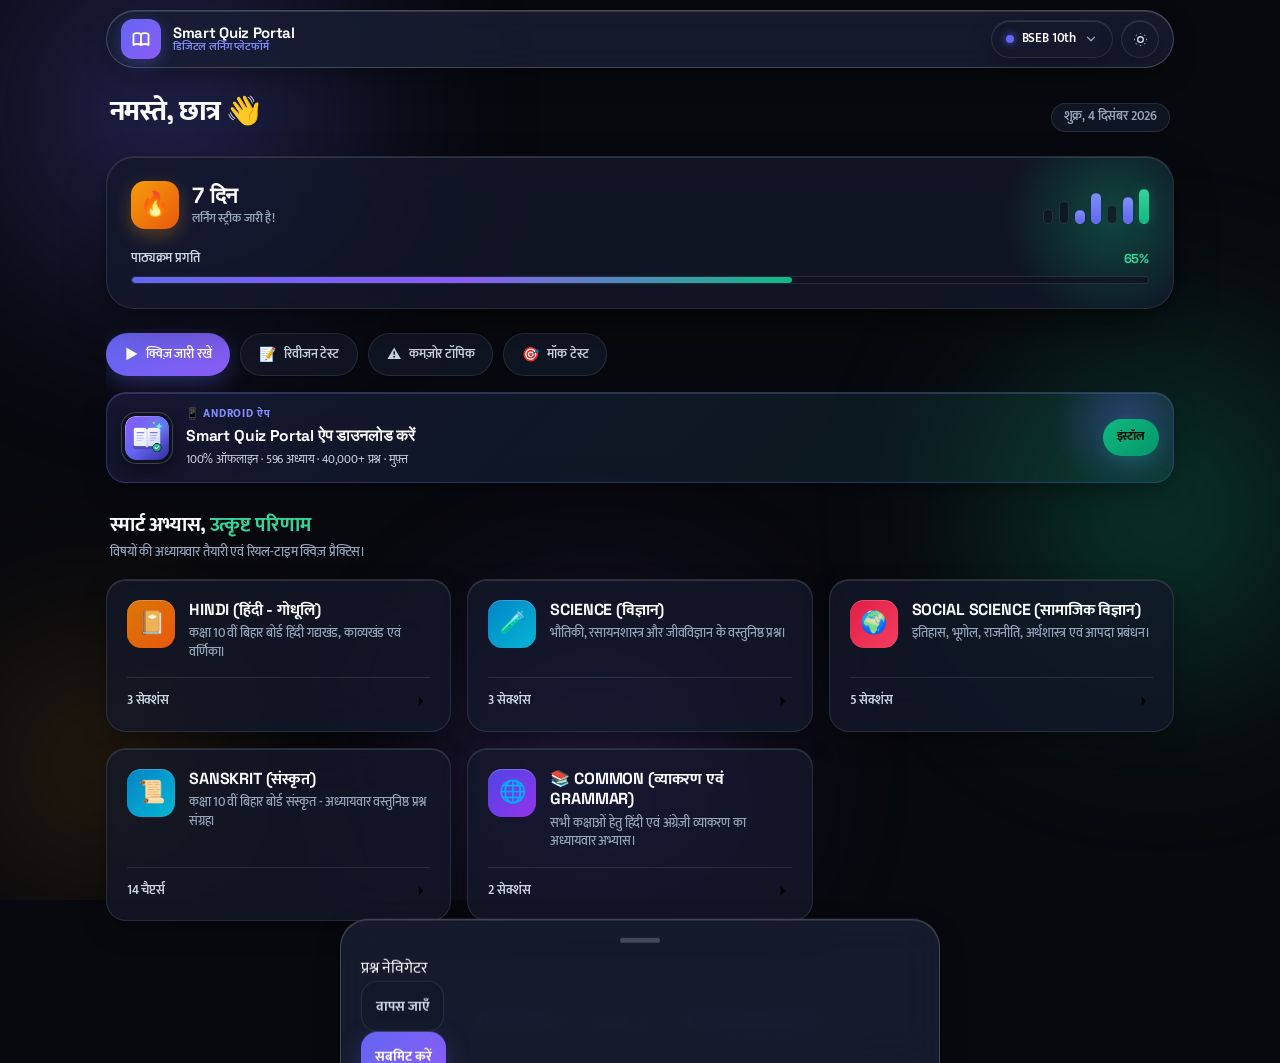
<file: index.html>
<!DOCTYPE html>
<html lang="hi" data-theme="dark">
<head>
    <meta charset="UTF-8">
    <meta name="viewport" content="width=device-width, initial-scale=1.0, viewport-fit=cover">
    <title>Smart Quiz Portal — स्मार्ट अध्ययन एवं अभ्यास पोर्टल</title>

    <!-- PWA -->
    <link rel="manifest" href="./manifest.json">
    <meta name="theme-color" content="#08090E">
    <meta name="apple-mobile-web-app-capable" content="yes">
    <meta name="apple-mobile-web-app-status-bar-style" content="black-translucent">
    <meta name="description" content="BSEB & CBSE board exam prep — chapter-wise quizzes, streak tracking and real-time practice.">
    <link rel="apple-touch-icon" href="./icon-192.png">

    <!-- Fonts: Inter, Space Grotesk, Mukta -->
    <link rel="preconnect" href="https://fonts.googleapis.com">
    <link rel="preconnect" href="https://fonts.gstatic.com" crossorigin>
    <link href="https://fonts.googleapis.com/css2?family=Inter:wght@400;500;600;700;800;900&family=Space+Grotesk:wght@500;600;700;800&family=Mukta:wght@400;500;600;700;800&display=swap" rel="stylesheet">

<style>
/* ============================================================
   SMART QUIZ PORTAL — ELITE MODERN DESIGN SYSTEM (v3)
   8px spatial grid · obsidian glassmorphism · WCAG-AAA contrast
   Preserved exact course data, upgraded UI/UX architecture
   ============================================================ */

*, *::before, *::after { box-sizing: border-box; margin: 0; padding: 0; }
h1,h2,h3,h4,h5,h6 { font-size: inherit; font-weight: inherit; }
button { font: inherit; color: inherit; background: none; border: none; cursor: pointer; }
input,select,textarea { font: inherit; color: inherit; }
img,svg { display: block; max-width: 100%; }
a { color: inherit; text-decoration: none; }
ul,ol { list-style: none; }

:root {
  --bg-dark: #08090E;
  --bg-surface: #10131F;
  --bg-light: #F8FAFC;
  --bg-light-surface: #FFFFFF;

  /* Glass surfaces (Dark Mode) */
  --glass-1-bg: rgba(16, 19, 31, 0.72);
  --glass-2-bg: rgba(20, 25, 41, 0.78);
  --glass-3-bg: rgba(24, 30, 50, 0.86);
  --glass-4-bg: rgba(30, 38, 64, 0.92);

  --glass-border: rgba(255, 255, 255, 0.10);
  --glass-border-bright: rgba(255, 255, 255, 0.20);
  --glass-border-active: rgba(99, 102, 241, 0.45);
  --glass-hi: rgba(255, 255, 255, 0.12);

  --blur-1: 30px; --blur-2: 24px; --blur-3: 20px; --blur-4: 16px;

  /* Accent Colors */
  --indigo: #6366F1; --indigo-2: #818CF8; --indigo-glow: rgba(99, 102, 241, 0.35);
  --violet: #8B5CF6; --violet-2: #A78BFA;
  --emerald: #10B981; --emerald-2: #34D399; --emerald-glow: rgba(16, 185, 129, 0.30);
  --rose: #F43F5E; --rose-2: #FB7185; --rose-glow: rgba(244, 63, 94, 0.30);
  --amber: #F59E0B; --amber-2: #FBBF24; --amber-glow: rgba(245, 158, 11, 0.30);
  --cyan: #06B6D4; --blue: #3B82F6;

  /* High-Contrast WCAG-AAA Text Hierarchy */
  --text-primary: #F8FAFC;
  --text-secondary: #CBD5E1;
  --text-muted: #94A3B8;

  /* Shadows & Depth */
  --shadow-contact: 0 1px 2px rgba(0,0,0,0.25);
  --shadow-depth: 0 20px 48px -12px rgba(0,0,0,0.55), 0 2px 6px rgba(0,0,0,0.25);
  --shadow-elevated: 0 10px 30px -6px rgba(0,0,0,0.40);
  --shadow-glow-i: 0 8px 28px -4px rgba(99,102,241,0.45);
  --inner-glow: inset 0 1px 0 var(--glass-hi);

  --r-sm: 12px; --r-md: 16px; --r-lg: 20px; --r-xl: 28px; --r-pill: 9999px;
  --ease: cubic-bezier(0.16, 1, 0.3, 1);
  --ease-spring: cubic-bezier(0.34, 1.56, 0.64, 1);
  --grid: 8px;

  --safe-top: env(safe-area-inset-top, 0px);
  --safe-bottom: env(safe-area-inset-bottom, 0px);
}

/* Light Theme Variables */
[data-theme="light"] {
  --bg-dark: #F8FAFC;
  --glass-1-bg: rgba(255, 255, 255, 0.88);
  --glass-2-bg: rgba(255, 255, 255, 0.94);
  --glass-3-bg: rgba(255, 255, 255, 0.98);
  --glass-4-bg: #FFFFFF;

  --glass-border: rgba(15, 23, 42, 0.08);
  --glass-border-bright: rgba(99, 102, 241, 0.25);
  --glass-border-active: rgba(99, 102, 241, 0.50);
  --glass-hi: rgba(255, 255, 255, 0.9);

  --text-primary: #0F172A;
  --text-secondary: #334155;
  --text-muted: #64748B;

  --shadow-depth: 0 20px 48px -12px rgba(15, 23, 42, 0.08), 0 2px 6px rgba(15, 23, 42, 0.04);
  --shadow-elevated: 0 10px 25px -4px rgba(15, 23, 42, 0.06);
}

* { -webkit-tap-highlight-color: transparent; }
html { scroll-behavior: smooth; }
body {
  font-family: 'Inter', 'Mukta', system-ui, -apple-system, sans-serif;
  background: var(--bg-dark);
  color: var(--text-primary);
  min-height: 100vh;
  overflow-x: hidden;
  -webkit-font-smoothing: antialiased;
  -moz-osx-font-smoothing: grayscale;
  letter-spacing: -0.011em;
  position: relative;
  line-height: 1.5;
  transition: background-color 0.25s ease, color 0.25s ease;
}
:lang(hi), [lang="hi"] body { font-family: 'Mukta', 'Inter', system-ui, sans-serif; }

/* ===== GPU-ACCELERATED AMBIENT BACKGROUND ===== */
.aurora-bg {
  position: fixed; inset: 0; z-index: 0; overflow: hidden; pointer-events: none;
  background: var(--bg-dark);
}
.aurora-orb {
  position: absolute; border-radius: 50%; filter: blur(85px); opacity: 0.35;
  will-change: transform; transform: translateZ(0);
}
[data-theme="light"] .aurora-orb { opacity: 0.18; }
.aurora-orb:nth-child(1) { width: 540px; height: 540px; background: radial-gradient(circle, var(--indigo) 0%, transparent 70%); top: -160px; left: -100px; }
.aurora-orb:nth-child(2) { width: 480px; height: 480px; background: radial-gradient(circle, var(--emerald) 0%, transparent 70%); top: 30%; right: -120px; }
.aurora-orb:nth-child(3) { width: 420px; height: 420px; background: radial-gradient(circle, var(--violet) 0%, transparent 70%); bottom: -80px; left: 30%; }
.aurora-orb:nth-child(4) { width: 360px; height: 360px; background: radial-gradient(circle, var(--amber) 0%, transparent 70%); top: 65%; left: -80px; opacity: 0.20; }

/* ===== GLASS SURFACES ===== */
.glass-1 { background: var(--glass-1-bg); backdrop-filter: blur(var(--blur-1)) saturate(180%); -webkit-backdrop-filter: blur(var(--blur-1)) saturate(180%); border: 1px solid var(--glass-border); box-shadow: var(--shadow-depth), var(--inner-glow); }
.glass-2 { background: var(--glass-2-bg); backdrop-filter: blur(var(--blur-2)) saturate(180%); -webkit-backdrop-filter: blur(var(--blur-2)) saturate(180%); border: 1px solid var(--glass-border); box-shadow: var(--shadow-elevated), var(--inner-glow); }
.glass-3 { background: var(--glass-3-bg); backdrop-filter: blur(var(--blur-3)) saturate(180%); -webkit-backdrop-filter: blur(var(--blur-3)) saturate(180%); border: 1px solid var(--glass-border-bright); box-shadow: var(--shadow-elevated), var(--inner-glow); }
.glass-4 { background: var(--glass-4-bg); backdrop-filter: blur(var(--blur-4)) saturate(180%); -webkit-backdrop-filter: blur(var(--blur-4)) saturate(180%); border: 1px solid var(--glass-border-active); box-shadow: var(--shadow-elevated), var(--inner-glow); }

/* ===== LAYOUT ===== */
.app-shell { position: relative; z-index: 10; max-width: 1100px; margin: 0 auto; padding: 0 16px 64px; }
.hidden { display: none !important; }

/* ===== FLOATING NAVBAR ===== */
.nav-float { position: sticky; top: calc(10px + var(--safe-top)); z-index: 100; max-width: 1068px; margin: 10px auto 0; }
.nav-pill { display: flex; align-items: center; justify-content: space-between; gap: 12px; padding: 8px 14px; border-radius: var(--r-pill); transition: all .25s var(--ease); }
.nav-brand { display: flex; align-items: center; gap: 12px; cursor: pointer; user-select: none; }
.nav-brand-icon {
  width: 40px; height: 40px; border-radius: 12px; flex-shrink: 0;
  background: linear-gradient(135deg, var(--indigo), var(--violet));
  display: flex; align-items: center; justify-content: center;
  box-shadow: 0 4px 16px var(--indigo-glow); color: #FFFFFF;
}
.nav-brand-icon svg { width: 20px; height: 20px; stroke: #fff; stroke-width: 2.2; fill: none; stroke-linecap: round; stroke-linejoin: round; }
.nav-brand-text { display: flex; flex-direction: column; line-height: 1.18; }
.nav-brand-text .name { font-size: 15px; font-weight: 700; letter-spacing: -0.02em; color: var(--text-primary); font-family: 'Space Grotesk', sans-serif; }
.nav-brand-text .tag { font-size: 11px; color: var(--indigo-2); font-weight: 600; }
[data-theme="light"] .nav-brand-text .tag { color: var(--indigo); }
.nav-actions { display: flex; align-items: center; gap: 8px; position: relative; }

/* Back Button */
.back-btn {
  display: inline-flex; align-items: center; gap: 6px; padding: 8px 14px; border-radius: var(--r-pill);
  font-size: 13px; font-weight: 600; color: var(--text-primary); cursor: pointer;
  transition: all .2s var(--ease); border: 1px solid var(--glass-border); background: var(--glass-2-bg);
}
.back-btn:hover { transform: translateX(-2px); border-color: var(--glass-border-bright); }
.back-btn:active { transform: scale(0.97); }
.back-btn svg { width: 15px; height: 15px; stroke: currentColor; stroke-width: 2.5; fill: none; }

/* Course Pill & Dropdown */
.course-pill {
  display: flex; align-items: center; gap: 8px; padding: 8px 14px; border-radius: var(--r-pill);
  font-size: 13px; font-weight: 600; color: var(--text-primary); cursor: pointer; user-select: none;
  transition: all .2s var(--ease); border: 1px solid var(--glass-border); background: var(--glass-2-bg);
}
.course-pill:hover { border-color: var(--glass-border-bright); }
.course-pill:active { transform: scale(0.98); }
.course-pill .chip-indicator { width: 8px; height: 8px; border-radius: 50%; background: var(--indigo); box-shadow: 0 0 8px var(--indigo); }
.course-pill .chev { width: 14px; height: 14px; stroke: var(--text-muted); stroke-width: 2.2; transition: transform .25s var(--ease); }
.course-pill.open .chev { transform: rotate(180deg); }

.course-dropdown {
  position: absolute; top: calc(100% + 8px); right: 0; width: 260px;
  border-radius: var(--r-md); padding: 6px; z-index: 200; opacity: 0;
  transform: translateY(-8px) scale(0.96); pointer-events: none; transition: all .2s var(--ease);
  box-shadow: var(--shadow-depth);
}
.course-dropdown.open { opacity: 1; transform: translateY(0) scale(1); pointer-events: auto; }
.course-option {
  display: flex; align-items: center; gap: 10px; padding: 10px 12px; border-radius: var(--r-sm);
  cursor: pointer; transition: background .15s ease; font-size: 13.5px; font-weight: 500; color: var(--text-secondary);
}
.course-option:hover { background: var(--glass-3-bg); color: var(--text-primary); }
.course-option.active { background: rgba(99, 102, 241, 0.16); color: var(--indigo-2); font-weight: 700; }
.course-option .chip { width: 8px; height: 8px; border-radius: 50%; flex-shrink: 0; }
.course-option .check { margin-left: auto; width: 16px; height: 16px; stroke: var(--indigo-2); stroke-width: 2.8; fill: none; opacity: 0; }
.course-option.active .check { opacity: 1; }

/* Theme Switcher Button */
.theme-btn {
  width: 38px; height: 38px; border-radius: 50%; display: flex; align-items: center; justify-content: center;
  cursor: pointer; transition: all .2s var(--ease); border: 1px solid var(--glass-border);
  background: var(--glass-2-bg); color: var(--text-secondary);
}
.theme-btn:hover { color: var(--text-primary); border-color: var(--glass-border-bright); transform: scale(1.05); }
.theme-btn svg { width: 17px; height: 17px; stroke: currentColor; stroke-width: 2; fill: none; }

/* ===== GREETING SECTION ===== */
.greeting { padding: 26px 4px 10px; display: flex; align-items: baseline; justify-content: space-between; flex-wrap: wrap; gap: 8px; }
.greeting .hello { font-size: 28px; font-weight: 800; letter-spacing: -0.025em; font-family: 'Space Grotesk', 'Mukta', sans-serif; color: var(--text-primary); line-height: 1.15; }
.greeting .date { font-size: 12.5px; color: var(--text-muted); font-weight: 600; padding: 4px 12px; border-radius: var(--r-pill); border: 1px solid var(--glass-border); background: var(--glass-2-bg); }

/* ===== HERO STREAK CARD ===== */
.hero-card { border-radius: var(--r-xl); padding: 24px; margin: 14px 0 20px; position: relative; overflow: hidden; box-shadow: var(--shadow-depth), var(--inner-glow); }
.hero-card::before { content: ""; position: absolute; top: -50px; right: -50px; width: 220px; height: 220px; background: radial-gradient(circle, var(--emerald-glow) 0%, transparent 70%); pointer-events: none; }
.hero-top { display: flex; align-items: center; justify-content: space-between; margin-bottom: 20px; position: relative; z-index: 1; gap: 16px; flex-wrap: wrap; }
.streak-info { display: flex; align-items: center; gap: 13px; }
.streak-icon { width: 48px; height: 48px; border-radius: 14px; background: linear-gradient(135deg, var(--amber), #EA580C); display: flex; align-items: center; justify-content: center; font-size: 24px; box-shadow: 0 6px 18px var(--amber-glow); }
.streak-text .v { font-size: 22px; font-weight: 800; font-family: 'Space Grotesk', sans-serif; color: var(--text-primary); line-height: 1.1; }
.streak-text .l { font-size: 12px; color: var(--text-muted); font-weight: 600; margin-top: 2px; }

.weekly-bars { display: flex; align-items: flex-end; gap: 6px; height: 38px; }
.weekly-bars .bar { width: 10px; border-radius: 6px; background: var(--glass-1-bg); transition: height .4s var(--ease); border: 1px solid var(--glass-border); }
.weekly-bars .bar.active { background: linear-gradient(180deg, var(--indigo-2), var(--indigo)); border-color: transparent; }
.weekly-bars .bar.today { background: linear-gradient(180deg, var(--emerald-2), var(--emerald)); box-shadow: 0 0 12px var(--emerald-glow); border-color: transparent; }

.progress-line { position: relative; z-index: 1; }
.progress-line .label { display: flex; justify-content: space-between; font-size: 13px; font-weight: 600; color: var(--text-secondary); margin-bottom: 8px; }
.progress-line .label .pct { color: var(--emerald-2); font-weight: 700; font-family: 'Space Grotesk', sans-serif; }
.progress-track { height: 8px; border-radius: 100px; background: var(--glass-1-bg); overflow: hidden; border: 1px solid var(--glass-border); }
.progress-fill { height: 100%; border-radius: 100px; background: linear-gradient(90deg, var(--indigo), var(--violet), var(--emerald)); transition: width .8s var(--ease); box-shadow: 0 0 12px var(--indigo-glow); }

/* ===== QUICK ACTION PILLS ===== */
.quick-actions { display: flex; gap: 10px; overflow-x: auto; padding: 4px 0 16px; scrollbar-width: none; -ms-overflow-style: none; }
.quick-actions::-webkit-scrollbar { display: none; }
.qa-pill {
  display: inline-flex; align-items: center; gap: 8px; padding: 10px 18px; border-radius: var(--r-pill);
  font-size: 13px; font-weight: 600; color: var(--text-secondary); white-space: nowrap; cursor: pointer;
  transition: all .2s var(--ease); flex-shrink: 0; border: 1px solid var(--glass-border);
  background: var(--glass-2-bg); box-shadow: var(--shadow-contact);
}
.qa-pill:hover { transform: translateY(-2px); border-color: var(--glass-border-bright); color: var(--text-primary); }
.qa-pill:active { transform: scale(0.97); }
.qa-pill.primary {
  background: linear-gradient(135deg, var(--indigo), var(--violet));
  border-color: transparent; color: #FFFFFF; box-shadow: var(--shadow-glow-i);
}
.qa-pill.primary:hover { color: #FFFFFF; }
.qa-pill .icon { font-size: 14px; }

/* ===== SECTION HEADER ===== */
.section-head { display: flex; align-items: baseline; justify-content: space-between; margin: 26px 4px 16px; flex-wrap: wrap; gap: 8px; }
.section-head h2 { font-size: 20px; font-weight: 700; letter-spacing: -0.015em; color: var(--text-primary); font-family: 'Space Grotesk', 'Mukta', sans-serif; }
.section-head p { font-size: 13px; color: var(--text-muted); margin-top: 3px; font-weight: 500; }

/* ===== SUBJECT & SECTION CARD GRID ===== */
.card-grid { display: grid; grid-template-columns: repeat(auto-fill, minmax(320px, 1fr)); gap: 16px; }
@media (max-width: 680px) { .card-grid { grid-template-columns: 1fr; } }

.subject-card {
  border-radius: var(--r-lg); padding: 20px; cursor: pointer;
  transition: transform .22s var(--ease), box-shadow .22s var(--ease), border-color .22s var(--ease);
  position: relative; overflow: hidden; display: flex; flex-direction: column; justify-content: space-between;
}
.subject-card:hover { transform: translateY(-4px); border-color: var(--glass-border-bright); box-shadow: var(--shadow-depth); }
.subject-card:active { transform: scale(0.985); }
.subject-card-top { display: flex; align-items: flex-start; gap: 14px; margin-bottom: 16px; }
.subject-card-icon {
  width: 48px; height: 48px; border-radius: 14px; display: flex; align-items: center; justify-content: center;
  font-size: 22px; flex-shrink: 0; box-shadow: inset 0 1px 0 rgba(255,255,255,0.20);
}
.subject-card-icon.hindi { background: linear-gradient(135deg, #D97706, #EA580C); }
.subject-card-icon.science { background: linear-gradient(135deg, #0284C7, #06B6D4); }
.subject-card-icon.math { background: linear-gradient(135deg, #7C3AED, #6366F1); }
.subject-card-icon.english { background: linear-gradient(135deg, #059669, #10B981); }
.subject-card-icon.social { background: linear-gradient(135deg, #E11D48, #F43F5E); }
.subject-card-icon.common { background: linear-gradient(135deg, #4F46E5, #9333EA); }
.subject-card-icon.org { background: linear-gradient(135deg, #0EA5E9, #2563EB); }

/* Typography Fixes for Subject Card */
.subject-card h3, .subject-card .title { font-size: 16px; font-weight: 700; color: var(--text-primary); letter-spacing: -0.01em; line-height: 1.3; font-family: 'Space Grotesk', 'Mukta', sans-serif; }
.subject-card p, .subject-card .desc { font-size: 13px; color: var(--text-muted); margin-top: 4px; line-height: 1.4; font-weight: 500; }
.subject-card-foot { display: flex; align-items: center; justify-content: space-between; padding-top: 14px; border-top: 1px solid var(--glass-border); }
.subject-card .count { font-size: 12.5px; color: var(--text-secondary); font-weight: 600; display: flex; align-items: center; gap: 6px; }
.subject-card .chevron { width: 18px; height: 18px; color: var(--text-muted); transition: transform .2s var(--ease), color .2s var(--ease); flex-shrink: 0; }
.subject-card:hover .chevron { transform: translateX(3px); color: var(--indigo-2); }

/* ===== CHAPTER LIST ===== */
.chapter-list { display: flex; flex-direction: column; gap: 10px; padding: 14px; border-radius: var(--r-xl); }
.chapter-row {
  border-radius: var(--r-md); padding: 14px 18px; display: flex; align-items: center; gap: 14px;
  cursor: pointer; transition: all .2s var(--ease); border: 1px solid var(--glass-border); background: var(--glass-2-bg);
}
.chapter-row:hover { transform: translateX(4px); border-color: var(--glass-border-bright); background: var(--glass-3-bg); }
.chapter-row:active { transform: scale(0.99); }
.chapter-num {
  width: 36px; height: 36px; border-radius: 11px; flex-shrink: 0; display: flex; align-items: center; justify-content: center;
  font-size: 13.5px; font-weight: 800; font-family: 'Space Grotesk', sans-serif; background: var(--glass-1-bg);
  color: var(--text-primary); border: 1px solid var(--glass-border);
}
.chapter-body { flex: 1; min-width: 0; }
.chapter-body .title { font-size: 14.5px; font-weight: 600; color: var(--text-primary); line-height: 1.35; overflow: hidden; text-overflow: ellipsis; white-space: nowrap; }
.chapter-body .status { font-size: 11.5px; color: var(--text-muted); font-weight: 600; margin-top: 2px; display: flex; align-items: center; gap: 6px; }
.chapter-play {
  width: 34px; height: 34px; border-radius: 50%; flex-shrink: 0; display: flex; align-items: center; justify-content: center;
  background: linear-gradient(135deg, var(--indigo), var(--violet)); box-shadow: 0 4px 12px var(--indigo-glow);
  transition: transform .2s var(--ease); color: #fff;
}
.chapter-row:hover .chapter-play { transform: scale(1.1); }
.chapter-play svg { width: 15px; height: 15px; fill: currentColor; margin-left: 2px; }

/* ===== QUIZ ENGINE ===== */
.quiz-shell { position: relative; z-index: 10; max-width: 740px; margin: 0 auto; padding: 16px 16px 64px; }
.quiz-panel { border-radius: var(--r-xl); overflow: hidden; }

/* Quiz Start Screen */
.start-screen { padding: 44px 28px 36px; text-align: center; display: flex; flex-direction: column; align-items: center; gap: 16px; }
.start-icon {
  width: 72px; height: 72px; border-radius: 22px; background: linear-gradient(135deg, var(--indigo), var(--violet));
  display: flex; align-items: center; justify-content: center; font-size: 34px; box-shadow: var(--shadow-glow-i); margin-bottom: 4px;
}
.start-title { font-size: 24px; font-weight: 800; letter-spacing: -0.02em; font-family: 'Space Grotesk', 'Mukta', sans-serif; color: var(--text-primary); line-height: 1.25; }
.start-subtitle { font-size: 14px; color: var(--text-secondary); font-weight: 500; max-width: 480px; }
.start-desc { font-size: 13px; color: var(--text-muted); max-width: 440px; }
.btn-start {
  padding: 14px 36px; border-radius: var(--r-pill); font-size: 15px; font-weight: 700; color: #fff;
  cursor: pointer; background: linear-gradient(135deg, var(--indigo), var(--violet)); box-shadow: var(--shadow-glow-i);
  transition: all .2s var(--ease); margin-top: 8px;
}
.btn-start:hover { transform: translateY(-2px); box-shadow: 0 12px 30px var(--indigo-glow); }
.btn-start:active { transform: scale(0.97); }

.quiz-info-strip { display: flex; align-items: center; justify-content: center; gap: 12px; padding: 14px 20px; border-radius: var(--r-pill); border: 1px solid var(--glass-border); background: var(--glass-2-bg); flex-wrap: wrap; margin: 6px 0; }
.info-chip { display: flex; align-items: center; gap: 6px; font-size: 13px; font-weight: 600; color: var(--text-secondary); }

.lang-pills { display: flex; gap: 6px; }
.lang-pill { padding: 6px 14px; border-radius: var(--r-pill); font-size: 12px; font-weight: 700; cursor: pointer; border: 1px solid var(--glass-border); color: var(--text-muted); transition: all .2s var(--ease); }
.lang-pill:hover { border-color: var(--glass-border-bright); color: var(--text-primary); }
.lang-pill.active { background: var(--indigo); color: #fff; border-color: transparent; box-shadow: 0 2px 8px var(--indigo-glow); }

/* Quiz Active Question Header */
.quiz-header { padding: 18px 22px 14px; border-bottom: 1px solid var(--glass-border); }
.quiz-header-top { display: flex; align-items: center; justify-content: space-between; gap: 12px; margin-bottom: 14px; }
.q-counter { font-size: 13px; font-weight: 600; color: var(--text-muted); }
.q-counter .current { color: var(--indigo-2); font-weight: 800; font-size: 17px; font-family: 'Space Grotesk', sans-serif; }
.q-score { display: flex; align-items: center; gap: 8px; }
.score-pill { display: flex; align-items: center; gap: 6px; padding: 6px 12px; border-radius: var(--r-pill); font-size: 12px; font-weight: 700; color: var(--text-secondary); background: var(--glass-2-bg); border: 1px solid var(--glass-border); }
.score-pill .v { color: var(--emerald-2); font-family: 'Space Grotesk', sans-serif; font-size: 14px; }

/* Segmented / Fluid Progress */
.seg-progress { display: flex; gap: 4px; }
.seg { flex: 1; height: 5px; border-radius: 100px; background: var(--glass-1-bg); transition: background .25s var(--ease); border: 1px solid var(--glass-border); }
.seg.correct { background: linear-gradient(90deg, var(--emerald), var(--emerald-2)); border-color: transparent; }
.seg.wrong { background: linear-gradient(90deg, var(--rose), var(--rose-2)); border-color: transparent; }
.seg.skipped { background: var(--amber); border-color: transparent; }
.seg.current { box-shadow: 0 0 0 1px var(--indigo-2); }

/* Quiz Question & Options */
.quiz-body { padding: 26px 22px 22px; }
.question-hi { font-size: 18px; font-weight: 700; color: var(--text-primary); line-height: 1.5; font-family: 'Mukta', sans-serif; }
.question-en { font-size: 15px; font-weight: 500; color: var(--text-secondary); line-height: 1.5; margin-top: 8px; font-style: italic; }

.options-container { display: flex; flex-direction: column; gap: 10px; margin-top: 24px; }
.option-btn {
  display: flex; align-items: center; gap: 14px; padding: 15px 18px; border-radius: var(--r-md);
  cursor: pointer; transition: all .2s var(--ease); border: 1px solid var(--glass-border); background: var(--glass-2-bg);
  text-align: left; width: 100%; color: var(--text-primary);
}
.option-btn:hover:not(.disabled-opt) { transform: translateY(-2px); border-color: var(--glass-border-bright); background: var(--glass-3-bg); }
.option-btn:active:not(.disabled-opt) { transform: scale(0.99); }
.option-letter {
  width: 32px; height: 32px; border-radius: 9px; flex-shrink: 0; display: flex; align-items: center; justify-content: center;
  font-size: 13.5px; font-weight: 800; font-family: 'Space Grotesk', sans-serif; background: var(--glass-1-bg);
  color: var(--text-secondary); border: 1px solid var(--glass-border); transition: all .2s var(--ease);
}
.option-text { flex: 1; font-size: 14.5px; font-weight: 500; line-height: 1.4; }
.option-icon { width: 22px; height: 22px; flex-shrink: 0; opacity: 0; transition: opacity .2s var(--ease); }

.option-btn.correct { border-color: var(--emerald) !important; background: rgba(16, 185, 129, 0.14) !important; box-shadow: 0 0 0 1px var(--emerald); }
.option-btn.correct .option-letter { background: var(--emerald); color: #FFFFFF; border-color: transparent; }
.option-btn.correct .option-icon { opacity: 1; color: var(--emerald-2); }
.option-btn.wrong { border-color: var(--rose) !important; background: rgba(244, 63, 94, 0.14) !important; box-shadow: 0 0 0 1px var(--rose); }
.option-btn.wrong .option-letter { background: var(--rose); color: #FFFFFF; border-color: transparent; }
.option-btn.wrong .option-icon { opacity: 1; color: var(--rose-2); }
.option-btn.disabled-opt:not(.correct):not(.wrong) { opacity: 0.50; cursor: default; }

/* Quiz Footer */
.quiz-footer { display: flex; gap: 10px; padding: 16px 22px 22px; border-top: 1px solid var(--glass-border); }
.btn-skip { flex: 1; padding: 14px; border-radius: var(--r-md); font-size: 14px; font-weight: 700; color: var(--text-secondary); cursor: pointer; border: 1px solid var(--glass-border); background: var(--glass-2-bg); transition: all .2s var(--ease); }
.btn-skip:hover { color: var(--text-primary); border-color: var(--glass-border-bright); }
.btn-next {
  flex: 1.4; padding: 14px; border-radius: var(--r-md); font-size: 14px; font-weight: 700; color: #fff;
  cursor: pointer; background: linear-gradient(135deg, var(--indigo), var(--violet)); box-shadow: var(--shadow-glow-i);
  transition: all .2s var(--ease); display: flex; align-items: center; justify-content: center; gap: 8px;
}
.btn-next:hover { transform: translateY(-2px); box-shadow: 0 10px 24px var(--indigo-glow); }

/* Result Screen */
.result-screen { padding: 40px 26px 32px; display: flex; flex-direction: column; align-items: center; gap: 18px; text-align: center; }
.result-chapter { font-size: 13px; font-weight: 600; color: var(--text-muted); }
.result-complete { font-size: 15px; font-weight: 700; color: var(--emerald-2); display: flex; align-items: center; gap: 8px; }
.score-ring-wrap { position: relative; width: 180px; height: 180px; }
.score-ring { transform: rotate(-90deg); width: 100%; height: 100%; }
.ring-bg { fill: none; stroke: var(--glass-2-bg); stroke-width: 10; }
.ring-fill { fill: none; stroke-width: 10; stroke-linecap: round; transition: stroke-dashoffset 1.1s var(--ease); }
.score-center { position: absolute; inset: 0; display: flex; flex-direction: column; align-items: center; justify-content: center; }
.score-pct { font-size: 40px; font-weight: 800; font-family: 'Space Grotesk', sans-serif; color: var(--text-primary); line-height: 1; }
.score-grade { font-size: 13px; font-weight: 700; letter-spacing: 0.06em; text-transform: uppercase; margin-top: 3px; }

.stat-tiles { display: flex; gap: 10px; width: 100%; max-width: 440px; }
.stat-tile { flex: 1; padding: 14px 10px; border-radius: var(--r-md); border: 1px solid var(--glass-border); background: var(--glass-2-bg); display: flex; flex-direction: column; align-items: center; gap: 4px; }
.stat-val { font-size: 19px; font-weight: 800; font-family: 'Space Grotesk', sans-serif; color: var(--text-primary); }
.stat-label { font-size: 11px; font-weight: 600; color: var(--text-muted); }
.result-actions { display: flex; gap: 10px; width: 100%; max-width: 440px; }
.btn-action-primary { flex: 1; padding: 14px; border-radius: var(--r-md); font-size: 14px; font-weight: 700; color: #fff; cursor: pointer; background: linear-gradient(135deg, var(--indigo), var(--violet)); box-shadow: var(--shadow-glow-i); transition: all .2s var(--ease); }
.btn-action-ghost { flex: 1; padding: 14px; border-radius: var(--r-md); font-size: 14px; font-weight: 700; color: var(--text-secondary); cursor: pointer; border: 1px solid var(--glass-border); background: var(--glass-2-bg); transition: all .2s var(--ease); }
.btn-action-primary:hover, .btn-action-ghost:hover { transform: translateY(-2px); }

/* Bottom Sheet & Overlays */
.sheet-overlay { position: fixed; inset: 0; background: rgba(4,6,12,0.65); backdrop-filter: blur(6px); -webkit-backdrop-filter: blur(6px); z-index: 300; opacity: 0; pointer-events: none; transition: opacity .25s var(--ease); }
.sheet-overlay.open { opacity: 1; pointer-events: auto; }
.bottom-sheet { position: fixed; left: 0; right: 0; bottom: 0; z-index: 310; border-radius: 28px 28px 0 0; padding: 12px 20px calc(24px + var(--safe-bottom)); transform: translateY(110%); transition: transform .35s var(--ease); max-height: 85vh; overflow-y: auto; max-width: 600px; margin: 0 auto; }
.bottom-sheet.open { transform: translateY(0); }
.sheet-handle { width: 40px; height: 5px; border-radius: 100px; background: var(--glass-border-bright); margin: 6px auto 14px; }
.nav-grid { display: grid; grid-template-columns: repeat(auto-fill, minmax(42px, 1fr)); gap: 8px; }
.nav-cell { aspect-ratio: 1; border-radius: 11px; display: flex; align-items: center; justify-content: center; font-size: 13px; font-weight: 700; font-family: 'Space Grotesk', sans-serif; cursor: pointer; border: 1px solid var(--glass-border); background: var(--glass-2-bg); color: var(--text-secondary); transition: all .15s ease; }
.nav-cell:hover { border-color: var(--glass-border-bright); color: var(--text-primary); }
.nav-cell.correct { background: rgba(16,185,129,0.18); border-color: var(--emerald); color: var(--emerald-2); }
.nav-cell.wrong { background: rgba(244,63,94,0.18); border-color: var(--rose); color: var(--rose-2); }
.nav-cell.skipped { background: rgba(245,158,11,0.16); border-color: var(--amber); color: var(--amber-2); }
.nav-cell.current { box-shadow: 0 0 0 2px var(--indigo-2); }

/* Dev Modal */
.dev-modal-bg { position: fixed; inset: 0; background: rgba(4,6,12,0.65); backdrop-filter: blur(6px); -webkit-backdrop-filter: blur(6px); z-index: 400; display: flex; align-items: center; justify-content: center; padding: 24px; opacity: 0; pointer-events: none; transition: opacity .25s var(--ease); }
.dev-modal-bg.open { opacity: 1; pointer-events: auto; }
.dev-modal { max-width: 400px; width: 100%; border-radius: var(--r-xl); padding: 32px 26px; text-align: center; transform: scale(0.95); transition: transform .3s var(--ease); }
.dev-modal-bg.open .dev-modal { transform: scale(1); }
.dev-modal-icon { width: 64px; height: 64px; border-radius: 20px; margin: 0 auto 16px; background: linear-gradient(135deg, var(--amber), #EA580C); display: flex; align-items: center; justify-content: center; font-size: 30px; box-shadow: 0 10px 24px var(--amber-glow); }

.app-footer { position: relative; z-index: 10; text-align: center; padding: 28px 16px calc(32px + var(--safe-bottom)); font-size: 12px; color: var(--text-muted); font-weight: 500; }

/* Responsive Media Queries */
@media(max-width: 768px) {
  .app-shell { padding: 0 14px 56px; }
  .greeting .hello { font-size: 24px; }
  .hero-card { padding: 20px; }
  .section-head h2 { font-size: 18px; }
}
@media(max-width: 480px) {
  .nav-brand-text .tag { display: none; }
  .card-grid { grid-template-columns: 1fr; }
  .stat-tiles { flex-wrap: wrap; }
  .stat-tile { flex: 1 1 calc(50% - 10px); }
}

/* ============================================================
   ANDROID APP PROMO CARD  (links to ./app.html)
   ============================================================ */
.app-promo {
  display: flex; align-items: center; gap: 13px; padding: 14px; margin: 0 0 18px;
  border-radius: var(--r-lg); border: 1px solid rgba(99, 102, 241, 0.32);
  background: linear-gradient(135deg, rgba(99,102,241,0.15), rgba(16,185,129,0.10));
  box-shadow: var(--shadow-elevated), var(--inner-glow); position: relative; overflow: hidden;
  transition: transform .15s var(--ease), border-color .2s var(--ease);
}
.app-promo::after {
  content: ""; position: absolute; top: -46px; right: -30px; width: 150px; height: 150px;
  background: radial-gradient(circle, rgba(99,102,241,0.35) 0%, transparent 70%); pointer-events: none;
}
.app-promo:active { transform: scale(.985); border-color: var(--glass-border-bright); }
.app-promo-icon {
  width: 52px; height: 52px; border-radius: 15px; flex-shrink: 0;
  border: 1px solid var(--glass-border-bright); background: #0d1120; object-fit: cover;
  box-shadow: 0 6px 18px rgba(0,0,0,.45); position: relative; z-index: 1;
}
.app-promo-body { flex: 1; min-width: 0; position: relative; z-index: 1; }
.app-promo-tag {
  font-size: 0.66rem; font-weight: 800; letter-spacing: 0.07em;
  color: var(--indigo-2); text-transform: uppercase;
}
.app-promo-title {
  font-family: 'Space Grotesk', sans-serif; font-weight: 800; font-size: 0.98rem;
  margin-top: 2px; color: var(--text-primary);
}
.app-promo-sub {
  font-size: 0.73rem; color: var(--text-secondary); margin-top: 2px;
  max-width: 100%; white-space: nowrap; overflow: hidden; text-overflow: ellipsis;
}
.app-promo-cta {
  flex-shrink: 0; font-size: 0.78rem; font-weight: 800; padding: 9px 14px;
  border-radius: var(--r-pill); color: #04140d; white-space: nowrap;
  background: linear-gradient(135deg, var(--emerald), #059669);
  box-shadow: 0 6px 18px -4px var(--emerald-glow); position: relative; z-index: 1;
}
@media (max-width: 430px) { .app-promo-sub { display: none; } .app-promo-cta { padding: 9px 12px; } }

</style>
</head>

<body data-theme="dark">

<!-- GPU AMBIENT BACKGROUND -->
<div class="aurora-bg" aria-hidden="true">
    <div class="aurora-orb"></div>
    <div class="aurora-orb"></div>
    <div class="aurora-orb"></div>
    <div class="aurora-orb"></div>
</div>

<!-- FLOATING NAVIGATION -->
<header class="nav-float">
    <div class="nav-pill glass-3">
        <div class="nav-brand" onclick="goHome()" role="button" tabindex="0" aria-label="Home">
            <div class="nav-brand-icon">
                <svg viewBox="0 0 24 24"><path d="M12 6.253v13m0-13C10.832 5.477 9.246 5 7.5 5S4.168 5.477 3 6.253v13C4.168 18.477 5.754 18 7.5 18s3.332.477 4.5 1.253m0-13C13.168 5.477 14.754 5 16.5 5c1.747 0 3.332.477 4.5 1.253v13C19.832 18.477 18.247 18 16.5 18c-1.746 0-3.332.477-4.5 1.253"/></svg>
            </div>
            <div class="nav-brand-text">
                <span class="name">Smart Quiz Portal</span>
                <span class="tag">डिजिटल लर्निंग प्लेटफॉर्म</span>
            </div>
        </div>
        <div class="nav-actions">
            <!-- Back Button -->
            <button id="back-btn" onclick="handleNavigationBack()" class="back-btn glass-2 hidden" aria-label="वापस">
                <svg viewBox="0 0 24 24"><path d="M15 18l-6-6 6-6"/></svg>
                <span>वापस</span>
            </button>

            <!-- Course Pill -->
            <div class="course-pill glass-2" id="course-pill" onclick="toggleCourseDropdown(event)" role="button" tabindex="0" aria-haspopup="listbox">
                <span class="chip-indicator"></span>
                <span id="course-label">BSEB 10th</span>
                <svg class="chev" viewBox="0 0 24 24" fill="none" stroke="currentColor" stroke-width="2" stroke-linecap="round" stroke-linejoin="round"><path d="M6 9l6 6 6-6"/></svg>
            </div>

            <!-- Course Dropdown -->
            <div class="course-dropdown glass-3" id="course-dropdown" role="listbox">
                <div class="course-option active" data-course="bseb10" onclick="selectCourse('bseb10')">
                    <div class="chip" style="background:var(--indigo)"></div>
                    <span>BSEB 10th</span>
                    <svg class="check" viewBox="0 0 24 24"><polyline points="20 6 9 17 4 12"/></svg>
                </div>
                <div class="course-option" data-course="bseb11" onclick="selectCourse('bseb11')">
                    <div class="chip" style="background:var(--violet)"></div>
                    <span>BSEB 11th</span>
                    <svg class="check" viewBox="0 0 24 24"><polyline points="20 6 9 17 4 12"/></svg>
                </div>
                <div class="course-option" data-course="bseb9" onclick="selectCourse('bseb9')">
                    <div class="chip" style="background:var(--emerald)"></div>
                    <span>BSEB 9th</span>
                    <svg class="check" viewBox="0 0 24 24"><polyline points="20 6 9 17 4 12"/></svg>
                </div>
                <div class="course-option" data-course="cbse10" onclick="selectCourse('cbse10')">
                    <div class="chip" style="background:var(--cyan)"></div>
                    <span>CBSE 10th</span>
                    <svg class="check" viewBox="0 0 24 24"><polyline points="20 6 9 17 4 12"/></svg>
                </div>
                <div class="course-option" data-course="cbse9" onclick="selectCourse('cbse9')">
                    <div class="chip" style="background:var(--rose)"></div>
                    <span>CBSE 9th</span>
                    <svg class="check" viewBox="0 0 24 24"><polyline points="20 6 9 17 4 12"/></svg>
                </div>
                <div class="course-option" data-course="lucent" onclick="selectCourse('lucent')">
                    <div class="chip" style="background:var(--amber)"></div>
                    <span>LUCENT GK</span>
                    <svg class="check" viewBox="0 0 24 24"><polyline points="20 6 9 17 4 12"/></svg>
                </div>
            </div>

            <!-- Dark / Light Theme Toggle -->
            <button class="theme-btn glass-2" onclick="toggleTheme()" aria-label="थीम बदलें" title="डार्क / लाइट मोड">
                <svg id="theme-icon" viewBox="0 0 24 24"><path d="M12 3v1m0 16v1m9-9h-1M4 12H3m15.364 6.364l-.707-.707M6.343 6.343l-.707-.707m12.728 0l-.707.707M6.343 17.657l-.707.707M16 12a4 4 0 11-8 0 4 4 0 018 0z"/></svg>
            </button>
        </div>
    </div>
</header>

<!-- DASHBOARD VIEW -->
<main id="portal-dashboard" class="app-shell">
    <div class="greeting">
        <div class="hello">नमस्ते, छात्र 👋</div>
        <div class="date" id="today-date"></div>
    </div>

    <div class="hero-card glass-2">
        <div class="hero-top">
            <div class="streak-info">
                <div class="streak-icon">🔥</div>
                <div class="streak-text">
                    <div class="v" id="streak-counter-value">7 दिन</div>
                    <div class="l">लर्निंग स्ट्रीक जारी है!</div>
                </div>
            </div>
            <div class="weekly-bars" aria-label="साप्ताहिक प्रगति">
                <div class="bar" style="height:40%"></div>
                <div class="bar" style="height:60%"></div>
                <div class="bar active" style="height:35%"></div>
                <div class="bar active" style="height:80%"></div>
                <div class="bar" style="height:50%"></div>
                <div class="bar active" style="height:70%"></div>
                <div class="bar today" style="height:92%"></div>
            </div>
        </div>
        <div class="progress-line">
            <div class="label">
                <span>पाठ्यक्रम प्रगति</span>
                <span class="pct" id="progress-pct-val">65%</span>
            </div>
            <div class="progress-track">
                <div class="progress-fill" id="progress-bar-val" style="width:65%"></div>
            </div>
        </div>
    </div>

    <div class="quick-actions" aria-label="त्वरित क्रियाएँ">
        <div class="qa-pill primary" onclick="goHome()">
            <span class="icon">▶</span> क्विज़ जारी रखें
        </div>
        <div class="qa-pill" onclick="goHome()">
            <span class="icon">📝</span> रिवीजन टेस्ट
        </div>
        <div class="qa-pill" onclick="goHome()">
            <span class="icon">⚠️</span> कमज़ोर टॉपिक
        </div>
        <div class="qa-pill" onclick="goHome()">
            <span class="icon">🎯</span> मॉक टेस्ट
        </div>
    </div>

    <!-- ANDROID APP PROMO CARD -->
    <a class="app-promo" href="./app.html" aria-label="Android ऐप डाउनलोड करें">
        <img class="app-promo-icon" src="./assets/app/icon.png" alt="Smart Quiz Portal ऐप">
        <div class="app-promo-body">
            <div class="app-promo-tag">📱 Android ऐप</div>
            <div class="app-promo-title">Smart Quiz Portal ऐप डाउनलोड करें</div>
            <div class="app-promo-sub">100% ऑफलाइन · 596 अध्याय · 40,000+ प्रश्न · मुफ़्त</div>
        </div>
        <span class="app-promo-cta">इंस्टॉल</span>
    </a>

    <div class="section-head">
        <div>
            <h2 id="dashboard-title">स्मार्ट अभ्यास, उत्कृष्ट परिणाम</h2>
            <p id="dashboard-desc">विषयों की अध्यायवार तैयारी एवं रियल-टाइम क्विज़ प्रैक्टिस।</p>
        </div>
    </div>

    <div id="quiz-grid" class="card-grid"></div>
</main>

<!-- QUIZ ENGINE VIEW -->
<main id="quiz-engine-view" class="quiz-shell hidden">
    <div id="app" class="quiz-panel glass-1"></div>
</main>

<!-- BOTTOM SHEET OVERLAY -->
<div class="sheet-overlay" id="sheet-overlay" onclick="closeOverview()"></div>
<div class="bottom-sheet glass-3" id="bottom-sheet" role="dialog" aria-modal="true">
    <div class="sheet-handle"></div>
    <div class="sheet-title">प्रश्न नेविगेटर</div>
    <div class="sheet-sub" id="sheet-sub"></div>
    <div id="sheet-lang-area"></div>
    <div class="nav-grid" id="nav-grid"></div>
    <div class="sheet-actions">
        <button onclick="closeOverview()" class="btn-skip">वापस जाएँ</button>
        <button onclick="submitQuizFromOverview()" class="btn-next">सबमिट करें</button>
    </div>
</div>

<!-- DEV MODAL -->
<div class="dev-modal-bg" id="dev-modal" role="dialog" aria-modal="true">
    <div class="dev-modal glass-3">
        <div class="dev-modal-icon">⚙️</div>
        <h3>सामग्री तैयार हो रही है!</h3>
        <p>इस अध्याय के प्रश्नपत्र पर कार्य जारी है, यह शीघ्र ही लाइव कर दिया जाएगा। कृपया अन्य उपलब्ध क्विज़ का अभ्यास करें।</p>
        <button onclick="closeDevModal()" class="btn-start" style="width:100%;">ठीक है, वापस जाएँ</button>
    </div>
</div>

<!-- FOOTER -->
<footer class="app-footer">
    &copy; 2026 Smart Quiz Portal · Code By Logic — Created By SHIVAM AND LOKESH
</footer>

<script>
const coursesData = {
        // -----------------------------------------------------
        // 1. BSEB CLASS 10TH
        // -----------------------------------------------------
        bseb10: {
            title: "🚀 बिहार बोर्ड कक्षा 10वीं सफलता पोर्टल",
            baseDir: "data/BSEB/10th/",
            data: [
                {
                    subjectName: "HINDI (हिंदी - गोधूलि)",
                    icon: "📔",
                    description: "कक्षा 10वीं बिहार बोर्ड हिंदी गद्यखंड, काव्यखंड एवं वर्णिका।",
                    sections: [
                        {
                            sectionName: "गद्यखंड (PROSE)",
                            icon: "📖",
                            chapters: [
                                { name: "पाठ 01 (श्रम विभाजन और जाति प्रथा)", file: "HINDI/PROSE/01.json" },
                                { name: "पाठ 02 (विष के दांत)", file: "HINDI/PROSE/02.json" },
                                { name: "पाठ 03 (भारत से हम क्या सीखें)", file: "HINDI/PROSE/03.json" },
                                { name: "पाठ 04 (नाखून क्यों बढ़ते हैं)", file: "HINDI/PROSE/04.json" },
                                { name: "पाठ 05 (नागरी लिपि)", file: "HINDI/PROSE/05.json" },
                                { name: "पाठ 06 (बहादुर)", file: "HINDI/PROSE/06.json" },
                                { name: "पाठ 07 (परंपरा का मूल्यांकन)", file: "HINDI/PROSE/07.json" },
                                { name: "पाठ 08 (जीत-जीत मैं निरखत हूँ)", file: "HINDI/PROSE/08.json" },
                                { name: "पाठ 09 (अविन्यों)", file: "HINDI/PROSE/09.json" },
                                { name: "पाठ 10 (मछली)", file: "HINDI/PROSE/10.json" },
                                { name: "पाठ 11 (नौबतखाने में इबादत)", file: "HINDI/PROSE/11.json" },
                                { name: "पाठ 12 (शिक्षा और संस्कृति)", file: "HINDI/PROSE/12.json" }
                            ]
                        },
                        {
                            sectionName: "काव्यखंड (POETRY)",
                            icon: "✍️",
                            chapters: [
                                { name: "पाठ 01 (राम नाम बिनु बिरथे जगि जन्मा)", file: "HINDI/POETRY/01.json" },
                                { name: "पाठ 02 (प्रेम अयनि श्री राधिका)", file: "HINDI/POETRY/02.json" },
                                { name: "पाठ 03 (अति सूधो सनेह को मारगु है)", file: "HINDI/POETRY/03.json" },
                                { name: "पाठ 04 (स्वदेशी)", file: "HINDI/POETRY/04.json" },
                                { name: "पाठ 05 (भारतमाता)", file: "HINDI/POETRY/05.json" },
                                { name: "पाठ 06 (जनतंत्र का जन्म)", file: "HINDI/POETRY/06.json" },
                                { name: "पाठ 07 (हिरोशिमा)", file: "HINDI/POETRY/07.json" },
                                { name: "पाठ 08 (एक वृक्ष की हत्या)", file: "HINDI/POETRY/08.json" },
                                { name: "पाठ 09 (हमारी नींद)", file: "HINDI/POETRY/09.json" },
                                { name: "पाठ 10 (अक्षर-ज्ञान)", file: "HINDI/POETRY/10.json" },
                                { name: "पाठ 11 (लौटकर आऊँगा फिर)", file: "HINDI/POETRY/11.json" },
                                { name: "पाठ 12 (मेरे बिना तुम प्रभु)", file: "HINDI/POETRY/12.json" }
                            ]
                        },
                        {
                            sectionName: "वर्णिका (VARNIKA)",
                            icon: "📘",
                            chapters: [
                                { name: "अध्याय 01 (दही वाली मंगम्मा)", file: "HINDI/VARNIKA/01.json" },
                                { name: "अध्याय 02 (ढहते विश्वास)", file: "HINDI/VARNIKA/02.json" },
                                { name: "अध्याय 03 (माँ)", file: "HINDI/VARNIKA/03.json" },
                                { name: "अध्याय 04 (नगर)", file: "HINDI/VARNIKA/04.json" },
                                { name: "अध्याय 05 (धरती कब तक घूमेगी)", file: "HINDI/VARNIKA/05.json" },
                            ]
                        }
                    ]
                },
                {
                    subjectName: "SCIENCE (विज्ञान)",
                    icon: "🧪",
                    description: "भौतिकी, रसायनशास्त्र और जीवविज्ञान के वस्तुनिष्ठ प्रश्न।",
                    sections: [
                        {
                            sectionName: "PHYSICS (भौतिक विज्ञान)",
                            icon: "⚡",
                            chapters: [
                                { name: "अध्याय 01 (प्रकाश का परावर्तन / Reflection of Light)", file: "SCIENCE/PHYSICS/01.json" },
                                { name: "अध्याय 02 (प्रकाश का अपवर्तन / Refraction of Light)", file: "SCIENCE/PHYSICS/02.json" },
                                { name: "अध्याय 03 (मानव नेत्र, वायुमंडलीय अपवर्तन तथा वर्ण विक्षेपण / The Human Eye, Atmospheric Refraction & Dispersion)", file: "SCIENCE/PHYSICS/03.json" },
                                { name: "अध्याय 04 (विद्युत धारा / Electric Current)", file: "SCIENCE/PHYSICS/04.json" },
                                { name: "अध्याय 05 (विद्युत धारा का चुंबकीय प्रभाव / Magnetic Effects of Electric Current)", file: "SCIENCE/PHYSICS/05.json" },
                                { name: "अध्याय 06 (ऊर्जा के स्रोत / Sources of Energy)", file: "SCIENCE/PHYSICS/06.json" }
                            ]
                        },
                        {
                            sectionName: "CHEMISTRY (रसायन विज्ञान)",
                            icon: "⚗️",
                            chapters: [
                                { name: "अध्याय 01 (रासायनिक अभिक्रियाएँ एवं समीकरण / Chemical Reactions and Equations)", file: "SCIENCE/CHEMISTRY/01.json" },
                                { name: "अध्याय 02 (अम्ल, भस्म तथा लवण / Acids, Bases and Salts)", file: "SCIENCE/CHEMISTRY/02.json" },
                                { name: "अध्याय 03 (धातु एवं अधातु / Metals and Non-Metals)", file: "SCIENCE/CHEMISTRY/03.json" },
                                { name: "अध्याय 04 (कार्बन तथा इसके यौगिक / Carbon and Its Compounds)", file: "SCIENCE/CHEMISTRY/04.json" },
                                { name: "अध्याय 05 (तत्वों का आवर्तीय वर्गीकरण / Periodic Classification of Elements)", file: "SCIENCE/CHEMISTRY/05.json" },
                                { name: "अध्याय 06 (हमारा पर्यावरण / Our Environment)", file: "SCIENCE/CHEMISTRY/06.json" }
                            ]
                        },
                        {
                            sectionName: "BIOLOGY (जीव विज्ञान)",
                            icon: "🧬",
                            chapters: [
                                { name: "अध्याय 01 (जैव प्रक्रम : पोषण / Life Processes: Nutrition)", file: "SCIENCE/BIOLOGY/01.json" },
                                { name: "अध्याय 02 (जैव प्रक्रम : श्वसन / Respiration)", file: "SCIENCE/BIOLOGY/02.json" },
                                { name: "अध्याय 03 (जैव प्रक्रम : परिवहन / Transportation)", file: "SCIENCE/BIOLOGY/03.json" },
                                { name: "अध्याय 04 (जैव प्रक्रम : उत्सर्जन / Excretion)", file: "SCIENCE/BIOLOGY/04.json" },
                                { name: "अध्याय 05 (नियंत्रण एवं समन्वय / Control and Coordination)", file: "SCIENCE/BIOLOGY/05.json" },
                                { name: "अध्याय 06 (जनन / Reproduction)", file: "SCIENCE/BIOLOGY/06.json" },
                                { name: "अध्याय 07 (आनुवंशिकता एवं जैव विकास / Heredity and Evolution)", file: "SCIENCE/BIOLOGY/07.json" },
                                { name: "अध्याय 08 (हमारा पर्यावरण / Our Environment)", file: "SCIENCE/BIOLOGY/08.json" }
                            ]
                        }
                    ]
                },
                {
                    subjectName: "SOCIAL SCIENCE (सामाजिक विज्ञान)",
                    icon: "🌍",
                    description: "इतिहास, भूगोल, राजनीति, अर्थशास्त्र एवं आपदा प्रबंधन।",
                    sections: [
                        {
                            sectionName: "HISTORY (इतिहास)",
                            icon: "📜",
                            chapters: [
                                { name: "पाठ 01 (यूरोप में राष्ट्रवाद)", file: "SOCIAL_SCIENCE/HISTORY/01.json" },
                                { name: "पाठ 02 (समाजवाद एवं साम्यवाद)", file: "SOCIAL_SCIENCE/HISTORY/02.json" },
                                { name: "पाठ 03 (हिन्द-चीन में राष्ट्रवादी आंदोलन)", file: "SOCIAL_SCIENCE/HISTORY/03.json" },
                                { name: "पाठ 04 (भारत में राष्ट्रवाद)", file: "SOCIAL_SCIENCE/HISTORY/04.json" },
                                { name: "पाठ 05 (अर्थव्यवस्था और आजीविका)", file: "SOCIAL_SCIENCE/HISTORY/05.json" },
                                { name: "पाठ 06 (शहरीकरण एवं शहरी जीवन)", file: "SOCIAL_SCIENCE/HISTORY/06.json" },
                                { name: "पाठ 07 (व्यापार और भूमंडलीकरण)", file: "SOCIAL_SCIENCE/HISTORY/07.json" },
                                { name: "पाठ 08 (प्रेस-संस्कृति और राष्ट्रवाद)", file: "SOCIAL_SCIENCE/HISTORY/08.json" }
                            ]
                        },
                        {
                            sectionName: "GEOGRAPHY (भूगोल)",
                            icon: "🗺️",
                            chapters: [
                                { name: "इकाई 1: संसाधन एवं उपयोग", file: "SOCIAL_SCIENCE/GEOGRAPHY/010.json" },
                                { name: "इकाई 1(क): प्राकृतिक संसाधन", file: "SOCIAL_SCIENCE/GEOGRAPHY/011.json" },
                                { name: "इकाई 1(ख): जल संसाधन", file: "SOCIAL_SCIENCE/GEOGRAPHY/012.json" },
                                { name: "इकाई 1(ग): वन एवं वन्य प्राणी", file: "SOCIAL_SCIENCE/GEOGRAPHY/013.json" },
                                { name: "इकाई 1(घ): खनिज संसाधन", file: "SOCIAL_SCIENCE/GEOGRAPHY/014.json" },
                                { name: "इकाई 1(ङ): शक्ति/ऊर्जा संसाधन", file: "SOCIAL_SCIENCE/GEOGRAPHY/015.json" },
                                { name: "इकाई 2: कृषि", file: "SOCIAL_SCIENCE/GEOGRAPHY/020.json" },
                                { name: "इकाई 3: निर्माण उद्योग", file: "SOCIAL_SCIENCE/GEOGRAPHY/030.json" },
                                { name: "इकाई 4: परिवहन, संचार एवं व्यापार", file: "SOCIAL_SCIENCE/GEOGRAPHY/040.json" },
                                { name: "इकाई 5: बिहार : कृषि एवं वन", file: "SOCIAL_SCIENCE/GEOGRAPHY/051.json" },
                                { name: "इकाई 5(क): बिहार : खनिज एवं ऊर्जा", file: "SOCIAL_SCIENCE/GEOGRAPHY/052.json" },
                                { name: "इकाई 5(ख): बिहार : उद्योग एवं परिवहन", file: "SOCIAL_SCIENCE/GEOGRAPHY/053.json" },
                                { name: "इकाई 5(ग): बिहार : जनसंख्या एवं नगरीकरण", file: "SOCIAL_SCIENCE/GEOGRAPHY/054.json" },
                                { name: "इकाई 6: मानचित्र अध्ययन", file: "SOCIAL_SCIENCE/GEOGRAPHY/060.json" }
                            ]
                        },
                        {
                            sectionName: "POLITICAL SCIENCE (राजनीति विज्ञान)",
                            icon: "⚖️",
                            chapters: [
                                { name: "पाठ 01 (लोकतंत्र में साझेदारी)", file: "SOCIAL_SCIENCE/POLITICS/01.json" },
                                { name: "पाठ 02 (सत्ता में साझेदारी की कार्यप्रणाली)", file: "SOCIAL_SCIENCE/POLITICS/02.json" },
                                { name: "पाठ 03 (लोकतंत्र की प्रतिस्पर्धा)", file: "SOCIAL_SCIENCE/POLITICS/03.json" },
                                { name: "पाठ 04 (लोकतंत्र की उपलब्धियां)", file: "SOCIAL_SCIENCE/POLITICS/04.json" },
                                { name: "पाठ 05 (लोकतंत्र की चुनौतियां)", file: "SOCIAL_SCIENCE/POLITICS/05.json" }
                            ]
                        },
                        {
                            sectionName: "ECONOMICS (अर्थशास्त्र)",
                            icon: "💰",
                            chapters: [
                                { name: "पाठ 01 (अर्थव्यवस्था एवं इसके विकास का इतिहास)", file: "SOCIAL_SCIENCE/ECONOMICS/01.json" },
                                { name: "पाठ 02 (राज्य एवं राष्ट्र की आय)", file: "SOCIAL_SCIENCE/ECONOMICS/02.json" },
                                { name: "पाठ 03 (मुद्रा, बचत एवं साख)", file: "SOCIAL_SCIENCE/ECONOMICS/03.json" },
                                { name: "पाठ 04 (हमारी वित्तीय संस्थाएं)", file: "SOCIAL_SCIENCE/ECONOMICS/04.json" },
                                { name: "पाठ 05 (रोजगार एवं सेवाएँ)", file: "SOCIAL_SCIENCE/ECONOMICS/05.json" },
                                { name: "पाठ 06 (वैश्वीकरण)", file: "SOCIAL_SCIENCE/ECONOMICS/06.json" },
                                { name: "पाठ 07 (उपभोक्ता जागरण एवं संरक्षण)", file: "SOCIAL_SCIENCE/ECONOMICS/07.json" }
                            ]
                        },
                        {
                            sectionName: "DISASTER MANAGEMENT (आपदा प्रबंधन)",
                            icon: "🚨",
                            chapters: [
                                { name: "पाठ 01 (प्राकृतिक आपदा : परिचय)", file: "SOCIAL_SCIENCE/DISASTER/01.json" },
                                { name: "पाठ 02 (बाढ़ और सुखाड़)", file: "SOCIAL_SCIENCE/DISASTER/02.json" },
                                { name: "पाठ 03 (भूकंप एवं सुनामी)", file: "SOCIAL_SCIENCE/DISASTER/03.json" },
                                { name: "पाठ 04 (जीवन रक्षक आकस्मिक प्रबंधन)", file: "SOCIAL_SCIENCE/DISASTER/04.json" }
                            ]
                        }
                    ]
                },
                {
                    subjectName: "SANSKRIT (संस्कृत)",
                    icon: "📜",
                    description: "कक्षा 10वीं बिहार बोर्ड संस्कृत - अध्यायवार वस्तुनिष्ठ प्रश्न संग्रह।",
                    chapters: [
                                { name: "अध्याय 01 (मंगलम्)", file: "SANSKRIT/01.json" },
                                { name: "अध्याय 02 (पाटलिपुत्रवैभवम्)", file: "SANSKRIT/02.json" },
                                { name: "अध्याय 03 (अलसकथा)", file: "SANSKRIT/03.json" },
                                { name: "अध्याय 04 (संस्कृतसाहित्ये लेखिकाः)", file: "SANSKRIT/04.json" },
                                { name: "अध्याय 05 (भारतमहिमा)", file: "SANSKRIT/05.json" },
                                { name: "अध्याय 06 (भारतीयसंस्काराः)", file: "SANSKRIT/06.json" },
                                { name: "अध्याय 07 (नीतिश्लोकाः)", file: "SANSKRIT/07.json" },
                                { name: "अध्याय 08 (कर्मवीरकथा)", file: "SANSKRIT/08.json" },
                                { name: "अध्याय 09 (स्वामी दयानन्दः)", file: "SANSKRIT/09.json" },
                                { name: "अध्याय 10 (मन्दाकिनीवर्णनम्)", file: "SANSKRIT/10.json" },
                                { name: "अध्याय 11 (व्याघ्रपथिककथा)", file: "SANSKRIT/11.json" },
                                { name: "अध्याय 12 (कर्णस्य दानवीरता)", file: "SANSKRIT/12.json" },
                                { name: "अध्याय 13 (विश्वशान्तिः)", file: "SANSKRIT/13.json" },
                                { name: "अध्याय 14 (शास्त्रकाराः)", file: "SANSKRIT/14.json" },
                    ]
                }
            ]
        },

        // -----------------------------------------------------
        // 2. BSEB CLASS 9TH
        // -----------------------------------------------------
        bseb9: {
            title: "📘 बिहार बोर्ड कक्षा 9वीं ऑनलाइन पोर्टल",
            baseDir: "data/BSEB/9th/",
            data: [
                {
                    subjectName: "SCIENCE (विज्ञान)",
                    icon: "🔬",
                    sections: [
                        {
                            sectionName: "PHYSICS (भौतिकी)",
                            icon: "⚡",
                            chapters: [
                                { name: "पाठ 01 (गति)", file: "SCIENCE/PHYSICS/01.json" },
                                { name: "पाठ 02 (बल तथा गति के नियम)", file: "SCIENCE/PHYSICS/02.json" },
                                { name: "पाठ 03 (गुरुत्वाकर्षण)", file: "SCIENCE/PHYSICS/03.json" },
                                { name: "पाठ 04 (कार्य, ऊर्जा तथा शक्ति)", file: "SCIENCE/PHYSICS/04.json" },
                                { name: "पाठ 05 (ध्वनि)", file: "SCIENCE/PHYSICS/05.json" }
                            ]
                        },
                        {
                            sectionName: "CHEMISTRY (रसायन शास्त्र)",
                            icon: "🧪",
                            chapters: [
                                { name: "पाठ 01 (हमारे आस-पास के पदार्थ)", file: "SCIENCE/CHEMISTRY/01.json" },
                                { name: "पाठ 02 (क्या हमारे आस-पास के पदार्थ शुद्ध हैं)", file: "SCIENCE/CHEMISTRY/02.json" },
                                { name: "पाठ 03 (परमाणु एवं अणु)", file: "SCIENCE/CHEMISTRY/03.json" },
                                { name: "पाठ 04 (परमाणु की संरचना)", file: "SCIENCE/CHEMISTRY/04.json" }
                            ]
                        },
                        {
                            sectionName: "BIOLOGY (जीव विज्ञान)",
                            icon: "🧬",
                            chapters: [
                                { name: "पाठ 01 (जीवन की मौलिक इकाई)", file: "SCIENCE/BIOLOGY/01.json" },
                                { name: "पाठ 02 (ऊतक)", file: "SCIENCE/BIOLOGY/02.json" },
                                { name: "पाठ 03 (जीवों में विविधता)", file: "SCIENCE/BIOLOGY/03.json" },
                                { name: "पाठ 04 (हम बीमार क्यों होते हैं)", file: "SCIENCE/BIOLOGY/04.json" },
                                { name: "पाठ 05 (प्राकृतिक संपदा)", file: "SCIENCE/BIOLOGY/05.json" }
                            ]
                        }
                    ]
                },
                {
                    subjectName: "SOCIAL SCIENCE (सामाजिक विज्ञान)",
                    icon: "🌍",
                    sections: [
                        {
                            sectionName: "HISTORY (इतिहास)",
                            icon: "📜",
                            chapters: [
                                { name: "पाठ 01 (भौगोलिक खोजें)", file: "SST/HISTORY/01.json" },
                                { name: "पाठ 02 (अमेरिकी स्वतंत्रता संग्राम)", file: "SST/HISTORY/02.json" },
                                { name: "पाठ 03 (फ्रांस की क्रांति)", file: "SST/HISTORY/03.json" },
                                { name: "पाठ 04 (विश्वयुद्धों का इतिहास)", file: "SST/HISTORY/04.json" },
                                { name: "पाठ 05 (नाज़ीवाद और हिटलर)", file: "SST/HISTORY/05.json" },
                                { name: "पाठ 06 (वन्य समाज और उपनिवेशवाद)", file: "SST/HISTORY/06.json" }
                            ]
                        },
                        {
                            sectionName: "GEOGRAPHY (भूगोल)",
                            icon: "🗺️",
                            chapters: [
                                { name: "पाठ 01 (भारत : आकार और स्थिति)", file: "SST/GEOGRAPHY/01.json" },
                                { name: "पाठ 02 (भारत का भौतिक स्वरूप)", file: "SST/GEOGRAPHY/02.json" },
                                { name: "पाठ 03 (अपवाह)", file: "SST/GEOGRAPHY/03.json" },
                                { name: "पाठ 04 (जलवायु)", file: "SST/GEOGRAPHY/04.json" },
                                { name: "पाठ 05 (प्राकृतिक वनस्पति तथा वन्य प्राणी)", file: "SST/GEOGRAPHY/05.json" },
                                { name: "पाठ 06 (जनसंख्या)", file: "SST/GEOGRAPHY/06.json" }
                            ]
                        },
                        {
                            sectionName: "POLITICAL SCIENCE (राजनीतिक शास्त्र)",
                            icon: "⚖️",
                            chapters: [
                                { name: "पाठ 01 (लोकतंत्र का क्रमिक विकास)", file: "SST/POLITICAL_SCIENCE/01.json" },
                                { name: "पाठ 02 (लोकतंत्र क्या? लोकतंत्र क्यों?)", file: "SST/POLITICAL_SCIENCE/02.json" },
                                { name: "पाठ 03 (संविधान निर्माण)", file: "SST/POLITICAL_SCIENCE/03.json" },
                                { name: "पाठ 04 (चुनावी राजनीति)", file: "SST/POLITICAL_SCIENCE/04.json" },
                                { name: "पाठ 05 (संस्थाओं का कामकाज)", file: "SST/POLITICAL_SCIENCE/05.json" }
                            ]
                        },
                        {
                            sectionName: "ECONOMICS (अर्थशास्त्र)",
                            icon: "💰",
                            chapters: [
                                { name: "पाठ 01 (बिहार के एक गाँव की कहानी)", file: "SST/ECONOMICS/01.json" },
                                { name: "पाठ 02 (मानव एक संसाधन के रूप में)", file: "SST/ECONOMICS/02.json" },
                                { name: "पाठ 03 (निर्धनता : एक चुनौती)", file: "SST/ECONOMICS/03.json" },
                                { name: "पाठ 04 (भारत में खाद्य सुरक्षा)", file: "SST/ECONOMICS/04.json" }
                            ]
                        }
                    ]
                }
            ]
        },

        // -----------------------------------------------------
        // 3. BSEB CLASS 11TH (SCIENCE)
        // -----------------------------------------------------
        bseb11: {
            title: "🧪 बिहार बोर्ड कक्षा 11वीं (Science Stream)",
            baseDir: "data/BSEB/11th/SCIENCE/",
            data: [
                {
                    subjectName: "PHYSICS (भौतिक विज्ञान)",
                    icon: "⚡",
                    chapters: [
                        { name: "अध्याय 01 (भौतिक जगत)", file: "PHYSICS/01.json" },
                        { name: "अध्याय 02 (मात्रक और मापन)", file: "PHYSICS/02.json" },
                        { name: "अध्याय 03 (सरल रेखा में गति)", file: "PHYSICS/03.json" },
                        { name: "अध्याय 04 (समतल में गति)", file: "PHYSICS/04.json" },
                        { name: "अध्याय 05 (गति के नियम)", file: "PHYSICS/05.json" },
                        { name: "अध्याय 06 (कार्य, ऊर्जा और शक्ति)", file: "PHYSICS/06.json" },
                        { name: "अध्याय 07 (कणों के निकाय तथा घूर्णी गति)", file: "PHYSICS/07.json" },
                        { name: "अध्याय 08 (गुरुत्वाकर्षण)", file: "PHYSICS/08.json" },
                        { name: "अध्याय 09 (ठोसों के यांत्रिक गुण)", file: "PHYSICS/09.json" },
                        { name: "अध्याय 10 (तरलों के यांत्रिकी गुण)", file: "PHYSICS/10.json" },
                        { name: "अध्याय 11 (द्रव्य के तापीय गुण)", file: "PHYSICS/11.json" },
                        { name: "अध्याय 12 (ऊष्मागतिकी)", file: "PHYSICS/12.json" },
                        { name: "अध्याय 13 (अणुगति सिद्धांत)", file: "PHYSICS/13.json" },
                        { name: "अध्याय 14 (दोलन)", file: "PHYSICS/14.json" },
                        { name: "अध्याय 15 (तरंगें)", file: "PHYSICS/15.json" }
                    ]
                },
                {
                    subjectName: "CHEMISTRY (रसायन विज्ञान)",
                    icon: "⚗️",
                    chapters: [
                        { name: "अध्याय 01 (रसायन विज्ञान की मूल अवधारणाएं)", file: "CHEMISTRY/01.json" },
                        { name: "अध्याय 02 (परमाणु की संरचना)", file: "CHEMISTRY/02.json" },
                        { name: "अध्याय 03 (तत्वों का वर्गीकरण एवं आवर्तिता)", file: "CHEMISTRY/03.json" },
                        { name: "अध्याय 04 (रासायनिक आबंधन तथा आण्विक संरचना)", file: "CHEMISTRY/04.json" },
                        { name: "अध्याय 05 (ऊष्मागतिकी)", file: "CHEMISTRY/05.json" },
                        { name: "अध्याय 06 (साम्यावस्था)", file: "CHEMISTRY/06.json" },
                        { name: "अध्याय 07 (अपचयोपचय अभिक्रियाएं - Redox)", file: "CHEMISTRY/07.json" },
                        { name: "अध्याय 08 (कार्बनिक रसायन: आधारभूत सिद्धांत)", file: "CHEMISTRY/08.json" },
                        { name: "अध्याय 09 (हाइड्रोकार्बन)", file: "CHEMISTRY/09.json" }
                    ]
                },
                {
                    subjectName: "BIOLOGY (जीव विज्ञान)",
                    icon: "🧬",
                    chapters: [
                        { name: "अध्याय 01 (जीव जगत)", file: "BIOLOGY/01.json" },
                        { name: "अध्याय 02 (जीव जगत का वर्गीकरण)", file: "BIOLOGY/02.json" },
                        { name: "अध्याय 03 (वनस्पति जगत)", file: "BIOLOGY/03.json" },
                        { name: "अध्याय 04 (प्राणि जगत)", file: "BIOLOGY/04.json" },
                        { name: "अध्याय 05 (पुष्पी पादपों की आकारिकी)", file: "BIOLOGY/05.json" },
                        { name: "अध्याय 06 (पुष्पी पादपों का शरीर)", file: "BIOLOGY/06.json" },
                        { name: "अध्याय 07 (प्राणियों में संरचनात्मक संगठन)", file: "BIOLOGY/07.json" },
                        { name: "अध्याय 08 (कोशिका: जीवन की इकाई)", file: "BIOLOGY/08.json" },
                        { name: "अध्याय 09 (जैव अणु)", file: "BIOLOGY/09.json" },
                        { name: "अध्याय 10 (कोशिका चक्र और कोशिका विभाजन)", file: "BIOLOGY/10.json" },
                        { name: "अध्याय 11 (उच्च पादपों में प्रकाश-संश्लेषण)", file: "BIOLOGY/11.json" },
                        { name: "अध्याय 12 (पादप में श्वसन)", file: "BIOLOGY/12.json" },
                        { name: "अध्याय 13 (पादप वृद्धि एवं परिवर्धन)", file: "BIOLOGY/13.json" },
                        { name: "अध्याय 14 (श्वसन और गैसों का विनिमय)", file: "BIOLOGY/14.json" },
                        { name: "अध्याय 15 (शरीर द्रव तथा परिसंचरण)", file: "BIOLOGY/15.json" },
                        { name: "अध्याय 16 (उत्सर्जी उत्पाद एवं निष्कासन)", file: "BIOLOGY/16.json" },
                        { name: "अध्याय 17 (गमन एवं संचलन)", file: "BIOLOGY/17.json" },
                        { name: "अध्याय 18 (तंत्रकीय नियंत्रण एवं समन्वय)", file: "BIOLOGY/18.json" },
                        { name: "अध्याय 19 (रासायनिक समन्वय तथा एकीकरण)", file: "BIOLOGY/19.json" }
                    ]
                }
            ]
        },

        // -----------------------------------------------------
        // 4. CBSE CLASS 10TH
        // -----------------------------------------------------
        cbse10: {
            title: "🎓 CBSE Class 10th Online Portal",
            baseDir: "data/CBSE/10th/",
            data: [
                {
                    subjectName: "SCIENCE",
                    icon: "🧪",
                    sections: [
                        {
                            sectionName: "PHYSICS",
                            icon: "⚡",
                            chapters: [
                                { name: "Chapter 01 (Light - Reflection and Refraction)", file: "SCIENCE/PHYSICS/01.json" },
                                { name: "Chapter 02 (Human Eye and Colourful World)", file: "SCIENCE/PHYSICS/02.json" },
                                { name: "Chapter 03 (Electricity)", file: "SCIENCE/PHYSICS/03.json" },
                                { name: "Chapter 04 (Magnetic Effects of Electric Current)", file: "SCIENCE/PHYSICS/04.json" }
                            ]
                        },
                        {
                            sectionName: "CHEMISTRY",
                            icon: "⚗️",
                            chapters: [
                                { name: "Chapter 01 (Chemical Reactions and Equations)", file: "SCIENCE/CHEMISTRY/01.json" },
                                { name: "Chapter 02 (Acids, Bases and Salts)", file: "SCIENCE/CHEMISTRY/02.json" },
                                { name: "Chapter 03 (Metals and Non-metals)", file: "SCIENCE/CHEMISTRY/03.json" },
                                { name: "Chapter 04 (Carbon and its Compounds)", file: "SCIENCE/CHEMISTRY/04.json" }
                            ]
                        },
                        {
                            sectionName: "BIOLOGY",
                            icon: "🧬",
                            chapters: [
                                { name: "Chapter 01 (Life Processes)", file: "SCIENCE/BIOLOGY/01.json" },
                                { name: "Chapter 02 (Control and Coordination)", file: "SCIENCE/BIOLOGY/02.json" },
                                { name: "Chapter 03 (How do Organisms Reproduce?)", file: "SCIENCE/BIOLOGY/03.json" },
                                { name: "Chapter 04 (Heredity and Evolution)", file: "SCIENCE/BIOLOGY/04.json" },
                                { name: "Chapter 05 (Our Environment)", file: "SCIENCE/BIOLOGY/05.json" }
                            ]
                        }
                    ]
                },
                {
                    subjectName: "ENGLISH",
                    icon: "📖",
                    sections: [
                        {
                            sectionName: "FIRST FLIGHT - PROSE",
                            icon: "📘",
                            chapters: [
                                { name: "Chapter 01 (A Letter to God)", file: "ENGLISH/FIRST_FLIGHT/PROSE/01.json" },
                                { name: "Chapter 02 (Nelson Mandela: Long Walk to Freedom)", file: "ENGLISH/FIRST_FLIGHT/PROSE/02.json" },
                                { name: "Chapter 03 (Two Stories about Flying)", file: "ENGLISH/FIRST_FLIGHT/PROSE/03.json" },
                                { name: "Chapter 04 (From the Diary of Anne Frank)", file: "ENGLISH/FIRST_FLIGHT/PROSE/04.json" },
                                { name: "Chapter 05 (Glimpses of India)", file: "ENGLISH/FIRST_FLIGHT/PROSE/05.json" },
                                { name: "Chapter 06 (Mijbil the Otter)", file: "ENGLISH/FIRST_FLIGHT/PROSE/06.json" },
                                { name: "Chapter 07 (Madam Rides the Bus)", file: "ENGLISH/FIRST_FLIGHT/PROSE/07.json" },
                                { name: "Chapter 08 (The Sermon at Benares)", file: "ENGLISH/FIRST_FLIGHT/PROSE/08.json" },
                                { name: "Chapter 09 (The Proposal)", file: "ENGLISH/FIRST_FLIGHT/PROSE/09.json" }
                            ]
                        },
                        {
                            sectionName: "FIRST FLIGHT - POETRY",
                            icon: "✍️",
                            chapters: [
                                { name: "Poem 01 (Dust of Snow)", file: "ENGLISH/FIRST_FLIGHT/POETRY/01.json" },
                                { name: "Poem 02 (Fire and Ice)", file: "ENGLISH/FIRST_FLIGHT/POETRY/02.json" },
                                { name: "Poem 03 (A Tiger in the Zoo)", file: "ENGLISH/FIRST_FLIGHT/POETRY/03.json" },
                                { name: "Poem 04 (How to Tell Wild Animals)", file: "ENGLISH/FIRST_FLIGHT/POETRY/04.json" },
                                { name: "Poem 05 (The Ball Poem)", file: "ENGLISH/FIRST_FLIGHT/POETRY/05.json" },
                                { name: "Poem 06 (Amanda!)", file: "ENGLISH/FIRST_FLIGHT/POETRY/06.json" },
                                { name: "Poem 07 (The Trees)", file: "ENGLISH/FIRST_FLIGHT/POETRY/07.json" },
                                { name: "Poem 08 (Fog)", file: "ENGLISH/FIRST_FLIGHT/POETRY/08.json" },
                                { name: "Poem 09 (The Tale of Custard the Dragon)", file: "ENGLISH/FIRST_FLIGHT/POETRY/09.json" },
                                { name: "Poem 10 (For Anne Gregory)", file: "ENGLISH/FIRST_FLIGHT/POETRY/10.json" }
                            ]
                        },
                        {
                            sectionName: "FOOTPRINTS WITHOUT FEET",
                            icon: "📕",
                            chapters: [
                                { name: "Chapter 01 (A Triumph of Surgery)", file: "ENGLISH/FOOTPRINTS_WITHOUT_FEET/01.json" },
                                { name: "Chapter 02 (The Thief's Story)", file: "ENGLISH/FOOTPRINTS_WITHOUT_FEET/02.json" },
                                { name: "Chapter 03 (The Midnight Visitor)", file: "ENGLISH/FOOTPRINTS_WITHOUT_FEET/03.json" },
                                { name: "Chapter 04 (A Question of Trust)", file: "ENGLISH/FOOTPRINTS_WITHOUT_FEET/04.json" },
                                { name: "Chapter 05 (Footprints without Feet)", file: "ENGLISH/FOOTPRINTS_WITHOUT_FEET/05.json" },
                                { name: "Chapter 06 (The Making of a Scientist)", file: "ENGLISH/FOOTPRINTS_WITHOUT_FEET/06.json" },
                                { name: "Chapter 07 (The Necklace)", file: "ENGLISH/FOOTPRINTS_WITHOUT_FEET/07.json" },
                                { name: "Chapter 08 (Bholi)", file: "ENGLISH/FOOTPRINTS_WITHOUT_FEET/08.json" },
                                { name: "Chapter 09 (The Book That Saved the Earth)", file: "ENGLISH/FOOTPRINTS_WITHOUT_FEET/09.json" }
                            ]
                        }
                    ]
                },
                {
                    subjectName: "HINDI",
                    icon: "📔",
                    sections: [
                        {
                            sectionName: "KSHITIJ - GADYA KHAND",
                            icon: "📖",
                            chapters: [
                                { name: "पाठ 01 (नेताजी का चश्मा)", file: "HINDI/KSHITIJ/GADYA_KHAND/01.json" },
                                { name: "पाठ 02 (बालगोबिन भगत)", file: "HINDI/KSHITIJ/GADYA_KHAND/02.json" },
                                { name: "पाठ 03 (लखनवी अंदाज)", file: "HINDI/KSHITIJ/GADYA_KHAND/03.json" },
                                { name: "पाठ 04 (एक कहानी यह भी)", file: "HINDI/KSHITIJ/GADYA_KHAND/04.json" },
                                { name: "पाठ 05 (नौबतखाने में इबादत)", file: "HINDI/KSHITIJ/GADYA_KHAND/05.json" },
                                { name: "पाठ 06 (संस्कृति)", file: "HINDI/KSHITIJ/GADYA_KHAND/06.json" }
                            ]
                        },
                        {
                            sectionName: "KSHITIJ - KAVYA KHAND",
                            icon: "✍️",
                            chapters: [
                                { name: "पाठ 01 (पद - सूरदास)", file: "HINDI/KSHITIJ/KAVYA_KHAND/01.json" },
                                { name: "पाठ 02 (राम-लक्ष्मण-परशुराम संवाद)", file: "HINDI/KSHITIJ/KAVYA_KHAND/02.json" },
                                { name: "पाठ 03 (आत्मकथ्य)", file: "HINDI/KSHITIJ/KAVYA_KHAND/03.json" },
                                { name: "पाठ 04 (उत्साह और अट नहीं रही)", file: "HINDI/KSHITIJ/KAVYA_KHAND/04.json" },
                                { name: "पाठ 05 (यह दंतुरित मुसकान और फसल)", file: "HINDI/KSHITIJ/KAVYA_KHAND/05.json" },
                                { name: "पाठ 06 (संगतकार)", file: "HINDI/KSHITIJ/KAVYA_KHAND/Sangatkar.json" }
                            ]
                        },
                        {
                            sectionName: "KRITIKA",
                            icon: "📚",
                            chapters: [
                                { name: "पाठ 01 (माता का आँचल)", file: "HINDI/KRITIKA/01.json" },
                                { name: "पाठ 02 (साना-साना हाथ जोड़ि...)", file: "HINDI/KRITIKA/02.json" },
                                { name: "पाठ 03 (मैं क्यों लिखता हूँ?)", file: "HINDI/KRITIKA/03.json" }
                            ]
                        }
                    ]
                },
                {
                    subjectName: "SST (SOCIAL SCIENCE)",
                    icon: "🌍",
                    sections: [
                        {
                            sectionName: "HISTORY",
                            icon: "📜",
                            chapters: [
                                { name: "Chapter 01 (The Rise of Nationalism in Europe)", file: "SST/HISTORY/01.json" },
                                { name: "Chapter 02 (Nationalism in India)", file: "SST/HISTORY/02.json" },
                                { name: "Chapter 03 (The Making of a Global World)", file: "SST/HISTORY/03.json" },
                                { name: "Chapter 04 (The Age of Industrialisation)", file: "SST/HISTORY/04.json" },
                                { name: "Chapter 05 (Print Culture and Modern World)", file: "SST/HISTORY/05.json" }
                            ]
                        },
                        {
                            sectionName: "GEOGRAPHY",
                            icon: "🗺️",
                            chapters: [
                                { name: "Chapter 01 (Resources and Development)", file: "SST/GEOGRAPHY/01.json" },
                                { name: "Chapter 02 (Forest and Wildlife Resources)", file: "SST/GEOGRAPHY/02.json" },
                                { name: "Chapter 03 (Water Resources)", file: "SST/GEOGRAPHY/03.json" },
                                { name: "Chapter 04 (Agriculture)", file: "SST/GEOGRAPHY/04.json" },
                                { name: "Chapter 05 (Minerals and Energy Resources)", file: "SST/GEOGRAPHY/05.json" },
                                { name: "Chapter 06 (Manufacturing Industries)", file: "SST/GEOGRAPHY/06.json" },
                                { name: "Chapter 07 (Lifelines of National Economy)", file: "SST/GEOGRAPHY/07.json" }
                            ]
                        },
                        {
                            sectionName: "POLITICAL SCIENCE",
                            icon: "⚖️",
                            chapters: [
                                { name: "Chapter 01 (Power Sharing)", file: "SST/POLITICAL_SCIENCE/01.json" },
                                { name: "Chapter 02 (Federalism)", file: "SST/POLITICAL_SCIENCE/02.json" },
                                { name: "Chapter 03 (Gender, Religion and Caste)", file: "SST/POLITICAL_SCIENCE/03.json" },
                                { name: "Chapter 04 (Political Parties)", file: "SST/POLITICAL_SCIENCE/04.json" },
                                { name: "Chapter 05 (Outcomes of Democracy)", file: "SST/POLITICAL_SCIENCE/05.json" }
                            ]
                        },
                        {
                            sectionName: "ECONOMICS",
                            icon: "💰",
                            chapters: [
                                { name: "Chapter 01 (Development)", file: "SST/ECONOMICS/01.json" },
                                { name: "Chapter 02 (Sectors of the Indian Economy)", file: "SST/ECONOMICS/02.json" },
                                { name: "Chapter 03 (Money and Credit)", file: "SST/ECONOMICS/03.json" },
                                { name: "Chapter 04 (Globalization and the Indian Economy)", file: "SST/ECONOMICS/04.json" },
                                { name: "Chapter 05 (Consumer Rights)", file: "SST/ECONOMICS/05.json" }
                            ]
                        }
                    ]
                }
            ]
        },

        // -----------------------------------------------------
        // 5. CBSE CLASS 9TH
        // -----------------------------------------------------
        cbse9: {
            title: "📘 CBSE Class 9th Online Portal",
            baseDir: "data/CBSE/9th/",
            data: [
                {
                    subjectName: "SCIENCE",
                    icon: "🔬",
                    sections: [
                        {
                            sectionName: "PHYSICS",
                            icon: "⚡",
                            chapters: [
                                { name: "Chapter 01 (Motion)", file: "SCIENCE/PHYSICS/01.json" },
                                { name: "Chapter 02 (Force and Laws of Motion)", file: "SCIENCE/PHYSICS/02.json" },
                                { name: "Chapter 03 (Gravitation)", file: "SCIENCE/PHYSICS/03.json" }
                            ]
                        },
                        {
                            sectionName: "CHEMISTRY",
                            icon: "🧪",
                            chapters: [
                                { name: "Chapter 01 (Matter in Our Surroundings)", file: "SCIENCE/CHEMISTRY/01.json" },
                                { name: "Chapter 02 (Is Matter Around Us Pure)", file: "SCIENCE/CHEMISTRY/02.json" },
                                { name: "Chapter 03 (Atoms and Molecules)", file: "SCIENCE/CHEMISTRY/03.json" }
                            ]
                        },
                        {
                            sectionName: "BIOLOGY",
                            icon: "🧬",
                            chapters: [
                                { name: "Chapter 01 (The Fundamental Unit of Life)", file: "SCIENCE/BIOLOGY/01.json" },
                                { name: "Chapter 02 (Tissues)", file: "SCIENCE/BIOLOGY/02.json" },
                                { name: "Chapter 03 (Improvement in Food Resources)", file: "SCIENCE/BIOLOGY/03.json" }
                            ]
                        }
                    ]
                },
                {
                    subjectName: "SST (SOCIAL SCIENCE)",
                    icon: "🌍",
                    sections: [
                        {
                            sectionName: "HISTORY",
                            icon: "📜",
                            chapters: [
                                { name: "Chapter 01 (The French Revolution)", file: "SST/HISTORY/01.json" },
                                { name: "Chapter 02 (Socialism in Europe)", file: "SST/HISTORY/02.json" },
                                { name: "Chapter 03 (Nazism and the Rise of Hitler)", file: "SST/HISTORY/03.json" }
                            ]
                        },
                        {
                            sectionName: "GEOGRAPHY",
                            icon: "🗺️",
                            chapters: [
                                { name: "Chapter 01 (India - Size and Location)", file: "SST/GEOGRAPHY/01.json" },
                                { name: "Chapter 02 (Physical Features of India)", file: "SST/GEOGRAPHY/02.json" },
                                { name: "Chapter 03 (Drainage)", file: "SST/GEOGRAPHY/03.json" },
                                { name: "Chapter 04 (Climate)", file: "SST/GEOGRAPHY/04.json" },
                                { name: "Chapter 05 (Natural Vegetation and Wildlife)", file: "SST/GEOGRAPHY/05.json" },
                                { name: "Chapter 06 (Population)", file: "SST/GEOGRAPHY/06.json" }
                            ]
                        },
                        {
                            sectionName: "POLITICAL SCIENCE",
                            icon: "⚖️",
                            chapters: [
                                { name: "Chapter 01 (What is Democracy?)", file: "SST/POLITICAL_SCIENCE/01.json" },
                                { name: "Chapter 02 (Constitutional Design)", file: "SST/POLITICAL_SCIENCE/02.json" },
                                { name: "Chapter 03 (Electoral Politics)", file: "SST/POLITICAL_SCIENCE/03.json" },
                                { name: "Chapter 04 (Working of Institutions)", file: "SST/POLITICAL_SCIENCE/04.json" }
                            ]
                        },
                        {
                            sectionName: "ECONOMICS",
                            icon: "💰",
                            chapters: [
                                { name: "Chapter 01 (The Story of Village Palampur)", file: "SST/ECONOMICS/01.json" },
                                { name: "Chapter 02 (People as Resource)", file: "SST/ECONOMICS/02.json" },
                                { name: "Chapter 03 (Poverty as a Challenge)", file: "SST/ECONOMICS/03.json" }
                            ]
                        }
                    ]
                }
            ]
        },

        lucent: {
            title: "📚 LUCENT GK — प्रतियोगी परीक्षा पोर्टल",
            baseDir: "data/LUCENT/",
            data: [
                {
                    subjectName: "इतिहास (HISTORY)",
                    icon: "📜",
                    description: "प्राचीन, मध्यकालीन, आधुनिक भारत एवं विश्व इतिहास।",
                    sections: [
                        {
                            sectionName: "प्राचीन भारत (ANCIENT INDIA)",
                            icon: "🏛️",
                            chapters: [
                                { name: "पाठ 01 (प्राचीन भारतीय इतिहास के स्रोत)", file: "HISTORY/ANCIENT_INDIA/01.json" },
                                { name: "पाठ 02 (प्रागैतिहासिक काल)", file: "HISTORY/ANCIENT_INDIA/02.json" },
                                { name: "पाठ 03 (सिन्धु सभ्यता)", file: "HISTORY/ANCIENT_INDIA/03.json" },
                                { name: "पाठ 04 (वैदिक सभ्यता)", file: "HISTORY/ANCIENT_INDIA/04.json" },
                                { name: "पाठ 05 (महाजनपदों का उदय)", file: "HISTORY/ANCIENT_INDIA/05.json" },
                                { name: "पाठ 06 (जैन धर्म)", file: "HISTORY/ANCIENT_INDIA/06.json" },
                                { name: "पाठ 07 (बौद्ध धर्म)", file: "HISTORY/ANCIENT_INDIA/07.json" },
                                { name: "पाठ 08 (शैव धर्म)", file: "HISTORY/ANCIENT_INDIA/08.json" },
                                { name: "पाठ 09 (वैष्णव धर्म)", file: "HISTORY/ANCIENT_INDIA/09.json" },
                                { name: "पाठ 10 (इस्लाम धर्म)", file: "HISTORY/ANCIENT_INDIA/10.json" },
                                { name: "पाठ 11 (ईसाई धर्म)", file: "HISTORY/ANCIENT_INDIA/11.json" },
                                { name: "पाठ 12 (मगध राज्य का उत्कर्ष)", file: "HISTORY/ANCIENT_INDIA/12.json" },
                                { name: "पाठ 13 (सिकन्दर)", file: "HISTORY/ANCIENT_INDIA/13.json" },
                                { name: "पाठ 14 (मौर्य साम्राज्य)", file: "HISTORY/ANCIENT_INDIA/14.json" },
                                { name: "पाठ 15 (ब्राह्मण साम्राज्य)", file: "HISTORY/ANCIENT_INDIA/15.json" },
                                { name: "पाठ 16 (भारत के यवन राज)", file: "HISTORY/ANCIENT_INDIA/16.json" },
                                { name: "पाठ 17 (शक)", file: "HISTORY/ANCIENT_INDIA/17.json" },
                                { name: "पाठ 18 (कुषाण)", file: "HISTORY/ANCIENT_INDIA/18.json" },
                                { name: "पाठ 19 (गुप्त साम्राज्य)", file: "HISTORY/ANCIENT_INDIA/19.json" },
                                { name: "पाठ 20 (पुष्यभूति वंश)", file: "HISTORY/ANCIENT_INDIA/20.json" },
                                { name: "पाठ 21 (दक्षिण भारत के प्रमुख राजवंश)", file: "HISTORY/ANCIENT_INDIA/21.json" },
                                { name: "पाठ 22 (सीमावर्ती राजवंशों का अभ्युदय)", file: "HISTORY/ANCIENT_INDIA/22.json" }
                            ]
                        },
                        {
                            sectionName: "मध्यकालीन भारत (MEDIEVAL INDIA)",
                            icon: "🕌",
                            chapters: [
                                { name: "पाठ 01 (भारत पर अरबों का आक्रमण)", file: "HISTORY/MEDIEVAL_INDIA/01.json" },
                                { name: "पाठ 02 (महमूद गजनवी)", file: "HISTORY/MEDIEVAL_INDIA/02.json" },
                                { name: "पाठ 03 (मोहम्मद गोरी)", file: "HISTORY/MEDIEVAL_INDIA/03.json" },
                                { name: "पाठ 04 (सल्तनत काल)", file: "HISTORY/MEDIEVAL_INDIA/04.json" },
                                { name: "पाठ 05 (विजयनगर साम्राज्य)", file: "HISTORY/MEDIEVAL_INDIA/05.json" },
                                { name: "पाठ 06 (बहमनी राज्य)", file: "HISTORY/MEDIEVAL_INDIA/06.json" },
                                { name: "पाठ 07 (स्वतंत्र प्रांतीय राज्य)", file: "HISTORY/MEDIEVAL_INDIA/07.json" },
                                { name: "पाठ 08 (सूफी आन्दोलन)", file: "HISTORY/MEDIEVAL_INDIA/08.json" },
                                { name: "पाठ 09 (भक्ति आन्दोलन)", file: "HISTORY/MEDIEVAL_INDIA/09.json" },
                                { name: "पाठ 10 (मुगल साम्राज्य)", file: "HISTORY/MEDIEVAL_INDIA/10.json" },
                                { name: "पाठ 11 (मुगल शासन व्यवस्था)", file: "HISTORY/MEDIEVAL_INDIA/11.json" },
                                { name: "पाठ 12 (मराठों का उत्कर्ष)", file: "HISTORY/MEDIEVAL_INDIA/12.json" }
                            ]
                        },
                        {
                            sectionName: "आधुनिक भारत (MODERN INDIA)",
                            icon: "⚔️",
                            chapters: [
                                { name: "पाठ 01 (उत्तरकालीन मुगल सम्राट)", file: "HISTORY/MODERN_HISTORY/01.json" },
                                { name: "पाठ 02 (भारत में यूरोपीय व्यापारिक कंपनियों का आगमन)", file: "HISTORY/MODERN_HISTORY/02.json" },
                                { name: "पाठ 03 (बंगाल पर अंग्रेजों का आधिपत्य)", file: "HISTORY/MODERN_HISTORY/03.json" },
                                { name: "पाठ 04 (अंग्रेजों का मैसूर से संबंध)", file: "HISTORY/MODERN_HISTORY/04.json" },
                                { name: "पाठ 05 (सिख एवं अंग्रेज)", file: "HISTORY/MODERN_HISTORY/05.json" },
                                { name: "पाठ 06 (कंपनी के अधीन गवर्नर जनरल)", file: "HISTORY/MODERN_HISTORY/06.json" },
                                { name: "पाठ 07 (1857 ईस्वी की महान क्रांति)", file: "HISTORY/MODERN_HISTORY/07.json" },
                                { name: "पाठ 08 (अंग्रेजी शासन के दौरान हुए महत्वपूर्ण विद्रोह)", file: "HISTORY/MODERN_HISTORY/08.json" },
                                { name: "पाठ 09 (भारत का स्वतंत्रता संघर्ष: महत्वपूर्ण तथ्य)", file: "HISTORY/MODERN_HISTORY/09.json" },
                                { name: "पाठ 10 (भारतीय राष्ट्रीय आन्दोलन से संबंधित महत्वपूर्ण संगठन एवं संस्थाएँ)", file: "HISTORY/MODERN_HISTORY/10.json" },
                                { name: "पाठ 11 (भारतीय राष्ट्रीय आन्दोलन से संबंधित महत्वपूर्ण तथ्य)", file: "HISTORY/MODERN_HISTORY/11.json" },
                                { name: "पाठ 12 (भारत के महान शहीद)", file: "HISTORY/MODERN_HISTORY/12.json" },
                                { name: "पाठ 13 (भारतीय स्वतंत्रता आन्दोलन के दौरान दिए गए प्रमुख वचन एवं नारे)", file: "HISTORY/MODERN_HISTORY/13.json" },
                                { name: "पाठ 14 (स्वतंत्रता आन्दोलन से संबंधित प्रकाशित पत्र, पत्रिकाएँ एवं पुस्तकें)", file: "HISTORY/MODERN_HISTORY/14.json" },
                                { name: "पाठ 15 (कांग्रेस अधिवेशन: कब और कहाँ)", file: "HISTORY/MODERN_HISTORY/15.json" },
                                { name: "पाठ 16 (भारत की ऐतिहासिक लड़ाइयाँ)", file: "HISTORY/MODERN_HISTORY/16.json" },
                                { name: "पाठ 17 (प्रमुख राजवंश, संस्थापक तथा राजधानी)", file: "HISTORY/MODERN_HISTORY/17.json" }
                            ]
                        },
                        {
                            sectionName: "विश्व इतिहास (WORLD HISTORY)",
                            icon: "🌍",
                            chapters: [
                                { name: "पाठ 01 (पुनर्जागरण)", file: "HISTORY/WORLD/01.json" },
                                { name: "पाठ 02 (अमेरिका का स्वतंत्रता संग्राम)", file: "HISTORY/WORLD/02.json" },
                                { name: "पाठ 03 (फ्रांस की राज्यक्रांति)", file: "HISTORY/WORLD/03.json" },
                                { name: "पाठ 04 (इटली का एकीकरण)", file: "HISTORY/WORLD/04.json" },
                                { name: "पाठ 05 (जर्मनी का एकीकरण)", file: "HISTORY/WORLD/05.json" },
                                { name: "पाठ 06 (रूसी क्रांति)", file: "HISTORY/WORLD/06.json" },
                                { name: "पाठ 07 (औद्योगिक क्रांति)", file: "HISTORY/WORLD/07.json" },
                                { name: "पाठ 08 (इंग्लैंड में क्रांति)", file: "HISTORY/WORLD/08.json" },
                                { name: "पाठ 09 (प्रथम विश्व युद्ध)", file: "HISTORY/WORLD/09.json" },
                                { name: "पाठ 10 (चीनी क्रांति)", file: "HISTORY/WORLD/10.json" },
                                { name: "पाठ 11 (तुर्की-इटली में फासिस्टों का उदय)", file: "HISTORY/WORLD/11.json" },
                                { name: "पाठ 12 (जर्मनी में नाजीवाद का उदय)", file: "HISTORY/WORLD/12.json" },
                                { name: "पाठ 13 (जापानी साम्राज्यवाद)", file: "HISTORY/WORLD/13.json" },
                                { name: "पाठ 14 (द्वितीय विश्व युद्ध)", file: "HISTORY/WORLD/14.json" }
                            ]
                        }
                    ]
                },
                {
                    subjectName: "भूगोल (GEOGRAPHY)",
                    icon: "🗺️",
                    description: "विश्व का भूगोल एवं भारत का भूगोल।",
                    sections: [
                        {
                            sectionName: "विश्व का भूगोल (WORLD GEOGRAPHY)",
                            icon: "🌏",
                            chapters: [
                                { name: "पाठ 01 (ब्रह्माण्ड)", file: "GEOGRAPHY/WORLD/01.json" },
                                { name: "पाठ 02 (सौर मंडल)", file: "GEOGRAPHY/WORLD/02.json" },
                                { name: "पाठ 03 (पृथ्वी और उसका सौरैर्थिक संबंध)", file: "GEOGRAPHY/WORLD/03.json" },
                                { name: "पाठ 04 (पृथ्वी की संरचना)", file: "GEOGRAPHY/WORLD/04.json" },
                                { name: "पाठ 05 (महाद्वीप)", file: "GEOGRAPHY/WORLD/05.json" },
                                { name: "पाठ 06 (जलमंडल)", file: "GEOGRAPHY/WORLD/06.json" },
                                { name: "पाठ 07 (महासागरीय जलधाराएँ)", file: "GEOGRAPHY/WORLD/07.json" },
                                { name: "पाठ 08 (वायुमंडल)", file: "GEOGRAPHY/WORLD/08.json" },
                                { name: "पाठ 09 (विश्व की प्रमुख फसलें एवं उनके उत्पादक देश)", file: "GEOGRAPHY/WORLD/09.json" },
                                { name: "पाठ 10 (विश्व के प्रमुख खनिज उत्पादक देश)", file: "GEOGRAPHY/WORLD/10.json" },
                                { name: "पाठ 11 (विश्व की प्रमुख वनस्पतियाँ)", file: "GEOGRAPHY/WORLD/11.json" },
                                { name: "पाठ 12 (विश्व की प्रमुख जनजातियाँ)", file: "GEOGRAPHY/WORLD/12.json" },
                                { name: "पाठ 13 (विश्व के प्रमुख भौगोलिक उपनाम)", file: "GEOGRAPHY/WORLD/13.json" },
                                { name: "पाठ 14 (विश्व के प्रसिद्ध स्थान)", file: "GEOGRAPHY/WORLD/14.json" },
                                { name: "पाठ 15 (विश्व की प्रमुख भौगोलिक खोजें)", file: "GEOGRAPHY/WORLD/15.json" },
                                { name: "पाठ 16 (विश्व के विनिर्माण उद्योग)", file: "GEOGRAPHY/WORLD/16.json" },
                                { name: "पाठ 17 (विश्व के महासागर)", file: "GEOGRAPHY/WORLD/17.json" },
                                { name: "पाठ 18 (विश्व की प्रमुख नहरें)", file: "GEOGRAPHY/WORLD/18.json" },
                                { name: "पाठ 19 (विश्व की प्रमुख जलसंधियाँ)", file: "GEOGRAPHY/WORLD/19.json" },
                                { name: "पाठ 20 (विश्व के प्रमुख जलडमरूमध्य)", file: "GEOGRAPHY/WORLD/20.json" },
                                { name: "पाठ 21 (विश्व की प्रमुख नदियाँ)", file: "GEOGRAPHY/WORLD/21.json" },
                                { name: "पाठ 22 (नदियों के किनारे बसे विश्व के प्रमुख नगर)", file: "GEOGRAPHY/WORLD/22.json" },
                                { name: "पाठ 23 (विश्व के प्रमुख जलप्रपात)", file: "GEOGRAPHY/WORLD/23.json" },
                                { name: "पाठ 24 (विश्व की प्रमुख झीलें)", file: "GEOGRAPHY/WORLD/24.json" },
                                { name: "पाठ 25 (विश्व के प्रमुख पर्वत शिखर)", file: "GEOGRAPHY/WORLD/25.json" },
                                { name: "पाठ 26 (विश्व के प्रमुख द्वीप)", file: "GEOGRAPHY/WORLD/26.json" },
                                { name: "पाठ 27 (विश्व के प्रमुख पठार)", file: "GEOGRAPHY/WORLD/27.json" },
                                { name: "पाठ 28 (विश्व के प्रमुख रेगिस्तान)", file: "GEOGRAPHY/WORLD/28.json" },
                                { name: "पाठ 29 (विश्व के प्रमुख देशों की राजधानी एवं मुद्रा)", file: "GEOGRAPHY/WORLD/29.json" },
                                { name: "पाठ 30 (भू-आवेष्टित देश)", file: "GEOGRAPHY/WORLD/30.json" }
                            ]
                        },
                        {
                            sectionName: "भारत का भूगोल (INDIAN GEOGRAPHY)",
                            icon: "🇮🇳",
                            chapters: [
                                { name: "पाठ 01 (सामान्य जानकारी (भारत))", file: "GEOGRAPHY/INDIAN/01.json" },
                                { name: "पाठ 02 (भारत का भौतिक स्वरूप)", file: "GEOGRAPHY/INDIAN/02.json" },
                                { name: "पाठ 03 (भारत की नदियाँ)", file: "GEOGRAPHY/INDIAN/03.json" },
                                { name: "पाठ 04 (भारत की प्रमुख झीलें)", file: "GEOGRAPHY/INDIAN/04.json" },
                                { name: "पाठ 05 (भारत के प्रमुख जल-प्रपात)", file: "GEOGRAPHY/INDIAN/05.json" },
                                { name: "पाठ 06 (भारत की जलवायु)", file: "GEOGRAPHY/INDIAN/06.json" },
                                { name: "पाठ 07 (भारत की मिट्टी)", file: "GEOGRAPHY/INDIAN/07.json" },
                                { name: "पाठ 08 (भारत में कृषि)", file: "GEOGRAPHY/INDIAN/08.json" },
                                { name: "पाठ 09 (भारत में सिंचाई)", file: "GEOGRAPHY/INDIAN/09.json" },
                                { name: "पाठ 10 (भारत के खनिज)", file: "GEOGRAPHY/INDIAN/10.json" },
                                { name: "पाठ 11 (भारत के उद्योग)", file: "GEOGRAPHY/INDIAN/11.json" },
                                { name: "पाठ 12 (भारत में परिवहन)", file: "GEOGRAPHY/INDIAN/12.json" },
                                { name: "पाठ 13 (भारत की जनगणना-2001)", file: "GEOGRAPHY/INDIAN/13.json" },
                                { name: "पाठ 14 (भारत की प्रमुख बहु-उद्देशीय नदीघाटी परियोजनाएँ)", file: "GEOGRAPHY/INDIAN/14.json" },
                                { name: "पाठ 15 (नदियों के किनारे बसे प्रमुख नगर (भारत))", file: "GEOGRAPHY/INDIAN/15.json" },
                                { name: "पाठ 16 (भारत के पर्वतीय नगर)", file: "GEOGRAPHY/INDIAN/16.json" },
                                { name: "पाठ 17 (भारत के प्रमुख वन्यजीव अभयारण्य)", file: "GEOGRAPHY/INDIAN/17.json" },
                                { name: "पाठ 18 (प्रमुख भौगोलिक उपनाम (भारत))", file: "GEOGRAPHY/INDIAN/18.json" },
                                { name: "पाठ 19 (भारतीय राज्यों एवं केन्द्र-शासित प्रदेशों की राजधानी)", file: "GEOGRAPHY/INDIAN/19.json" },
                                { name: "पाठ 20 (भारतीय जनजातियाँ)", file: "GEOGRAPHY/INDIAN/20.json" }
                            ]
                        }
                    ]
                },
                {
                    subjectName: "भारतीय संविधान (INDIAN CONSTITUTION)",
                    icon: "⚖️",
                    description: "संविधान, शासन व्यवस्था, संसद, न्यायपालिका एवं पंचायती राज।",
                    chapters: [
                        { name: "पाठ 01 (भारतीय संविधान के विकास का संक्षिप्त इतिहास)", file: "INDIAN_CONSTITUTION/01.json" },
                        { name: "पाठ 02 (भारतीय संविधान सभा)", file: "INDIAN_CONSTITUTION/02.json" },
                        { name: "पाठ 03 (भारतीय संविधान के विदेशी स्रोत)", file: "INDIAN_CONSTITUTION/03.json" },
                        { name: "पाठ 04 (भारतीय संविधान की अनुसूची)", file: "INDIAN_CONSTITUTION/04.json" },
                        { name: "पाठ 05 (संघ और उसका राज्य क्षेत्र)", file: "INDIAN_CONSTITUTION/05.json" },
                        { name: "पाठ 06 (देशी रियासतों का भारत में विलयन)", file: "INDIAN_CONSTITUTION/06.json" },
                        { name: "पाठ 07 (राज्यों का पुनर्गठन)", file: "INDIAN_CONSTITUTION/07.json" },
                        { name: "पाठ 08 (भारतीय संविधान के प्रमुख भाग)", file: "INDIAN_CONSTITUTION/08.json" },
                        { name: "पाठ 09 (भारतीय नागरिकता)", file: "INDIAN_CONSTITUTION/09.json" },
                        { name: "पाठ 10 (मूल अधिकार)", file: "INDIAN_CONSTITUTION/10.json" },
                        { name: "पाठ 11 (राज्य के नीति निर्देशक सिद्धान्त)", file: "INDIAN_CONSTITUTION/11.json" },
                        { name: "पाठ 12 (मौलिक कर्तव्य)", file: "INDIAN_CONSTITUTION/12.json" },
                        { name: "पाठ 13 (राष्ट्रपति)", file: "INDIAN_CONSTITUTION/13.json" },
                        { name: "पाठ 14 (उपराष्ट्रपति)", file: "INDIAN_CONSTITUTION/14.json" },
                        { name: "पाठ 15 (प्रधानमंत्री एवं मंत्रिपरिषद)", file: "INDIAN_CONSTITUTION/15.json" },
                        { name: "पाठ 16 (संघीय संसद)", file: "INDIAN_CONSTITUTION/16.json" },
                        { name: "पाठ 17 (भारत की संचित निधि)", file: "INDIAN_CONSTITUTION/17.json" },
                        { name: "पाठ 18 (महान्यायवादी)", file: "INDIAN_CONSTITUTION/18.json" },
                        { name: "पाठ 19 (नियंत्रक एवं महालेखा परीक्षक)", file: "INDIAN_CONSTITUTION/19.json" },
                        { name: "पाठ 20 (न्यायपालिका)", file: "INDIAN_CONSTITUTION/20.json" },
                        { name: "पाठ 21 (राज्य की कार्यपालिका)", file: "INDIAN_CONSTITUTION/21.json" },
                        { name: "पाठ 22 (भारतीय राजव्यवस्था में वरीयता अनुक्रम)", file: "INDIAN_CONSTITUTION/22.json" },
                        { name: "पाठ 23 (केन्द्र-राज्य संबंध)", file: "INDIAN_CONSTITUTION/23.json" },
                        { name: "पाठ 24 (अन्तर्रराज्य परिषद)", file: "INDIAN_CONSTITUTION/24.json" },
                        { name: "पाठ 25 (वित्त आयोग)", file: "INDIAN_CONSTITUTION/25.json" },
                        { name: "पाठ 26 (योजना आयोग)", file: "INDIAN_CONSTITUTION/26.json" },
                        { name: "पाठ 27 (राष्ट्रीय विकास परिषद)", file: "INDIAN_CONSTITUTION/27.json" },
                        { name: "पाठ 28 (लोक सेवा आयोग)", file: "INDIAN_CONSTITUTION/28.json" },
                        { name: "पाठ 29 (निर्वाचन आयोग)", file: "INDIAN_CONSTITUTION/29.json" },
                        { name: "पाठ 30 (राजभाषा)", file: "INDIAN_CONSTITUTION/30.json" },
                        { name: "पाठ 31 (आपात उपबंध)", file: "INDIAN_CONSTITUTION/31.json" },
                        { name: "पाठ 32 (शपथ एवं त्याग पत्र)", file: "INDIAN_CONSTITUTION/32.json" },
                        { name: "पाठ 33 (भारत के राष्ट्रीय चिह्न)", file: "INDIAN_CONSTITUTION/33.json" },
                        { name: "पाठ 34 (संसद की वित्तीय समितियाँ)", file: "INDIAN_CONSTITUTION/34.json" },
                        { name: "पाठ 35 (पंचायती राज)", file: "INDIAN_CONSTITUTION/35.json" },
                        { name: "पाठ 36 (महत्वपूर्ण शब्दावली)", file: "INDIAN_CONSTITUTION/36.json" },
                        { name: "पाठ 37 (संविधान के कुछ महत्वपूर्ण अनुच्छेद)", file: "INDIAN_CONSTITUTION/37.json" },
                        { name: "पाठ 38 (संविधान में किए गए प्रमुख संशोधन)", file: "INDIAN_CONSTITUTION/38.json" }
                    ]
                },
                {
                    subjectName: "भारतीय अर्थव्यवस्था (INDIAN ECONOMY)",
                    icon: "💰",
                    description: "राष्ट्रीय आय, आर्थिक आयोजन, कृषि, उद्योग एवं व्यापार।",
                    chapters: [
                        { name: "पाठ 01 (राष्ट्रीय आय)", file: "INDIAN_ECONOMICS/01.json" },
                        { name: "पाठ 02 (आर्थिक आयोजन)", file: "INDIAN_ECONOMICS/02.json" },
                        { name: "पाठ 03 (नई आर्थिक नीति)", file: "INDIAN_ECONOMICS/03.json" },
                        { name: "पाठ 04 (भारतीय वित्त व्यवस्था)", file: "INDIAN_ECONOMICS/04.json" },
                        { name: "पाठ 05 (कृषि)", file: "INDIAN_ECONOMICS/05.json" },
                        { name: "पाठ 06 (उद्योग)", file: "INDIAN_ECONOMICS/06.json" },
                        { name: "पाठ 07 (व्यापार)", file: "INDIAN_ECONOMICS/07.json" },
                        { name: "पाठ 08 (आर्थिक शब्दावली और विविध तथ्य)", file: "INDIAN_ECONOMICS/08.json" }
                    ]
                },
                {
                    subjectName: "विज्ञान (SCIENCE)",
                    icon: "🔬",
                    description: "भौतिक विज्ञान, रसायन विज्ञान एवं जीव विज्ञान।",
                    sections: [
                        {
                            sectionName: "भौतिक विज्ञान (PHYSICS)",
                            icon: "⚛️",
                            chapters: [
                                { name: "पाठ 01 (मात्रक)", file: "SCIENCE/PHYSICS/01.json" },
                                { name: "पाठ 02 (गति)", file: "SCIENCE/PHYSICS/02.json" },
                                { name: "पाठ 03 (कार्य, ऊर्जा एवं शक्ति)", file: "SCIENCE/PHYSICS/03.json" },
                                { name: "पाठ 04 (गुरुत्वाकर्षण)", file: "SCIENCE/PHYSICS/04.json" },
                                { name: "पाठ 05 (दाब)", file: "SCIENCE/PHYSICS/05.json" },
                                { name: "पाठ 06 (प्लवन)", file: "SCIENCE/PHYSICS/06.json" },
                                { name: "पाठ 07 (पृष्ठ तनाव)", file: "SCIENCE/PHYSICS/07.json" },
                                { name: "पाठ 08 (श्यानता)", file: "SCIENCE/PHYSICS/08.json" },
                                { name: "पाठ 09 (प्रत्यास्थता)", file: "SCIENCE/PHYSICS/09.json" },
                                { name: "पाठ 10 (सरल आवर्त गति)", file: "SCIENCE/PHYSICS/10.json" },
                                { name: "पाठ 11 (तरंग)", file: "SCIENCE/PHYSICS/11.json" },
                                { name: "पाठ 12 (ध्वनि तरंग)", file: "SCIENCE/PHYSICS/12.json" },
                                { name: "पाठ 13 (ऊष्मा)", file: "SCIENCE/PHYSICS/13.json" },
                                { name: "पाठ 14 (प्रकाश)", file: "SCIENCE/PHYSICS/14.json" },
                                { name: "पाठ 15 (स्थिर विद्युत)", file: "SCIENCE/PHYSICS/15.json" },
                                { name: "पाठ 16 (विद्युत धारा)", file: "SCIENCE/PHYSICS/16.json" },
                                { name: "पाठ 17 (चुम्बकत्व)", file: "SCIENCE/PHYSICS/17.json" },
                                { name: "पाठ 18 (परमाणु भौतिकी)", file: "SCIENCE/PHYSICS/18.json" },
                                { name: "पाठ 19 (रेडियोसक्रियता)", file: "SCIENCE/PHYSICS/19.json" },
                                { name: "पाठ 20 (नाभिकीय विखंडन तथा संलयन)", file: "SCIENCE/PHYSICS/20.json" },
                                { name: "पाठ 21 (ब्रह्मांड)", file: "SCIENCE/PHYSICS/21.json" },
                                { name: "पाठ 22 (वैज्ञानिक उपकरण)", file: "SCIENCE/PHYSICS/22.json" },
                                { name: "पाठ 23 (भौतिकी संबंधी महत्वपूर्ण खोज)", file: "SCIENCE/PHYSICS/23.json" },
                                { name: "पाठ 24 (मात्रकों का एक पद्धति से दूसरी पद्धति में परिवर्तन)", file: "SCIENCE/PHYSICS/24.json" },
                                { name: "पाठ 25 (माप-तौल के विभिन्न मात्रक)", file: "SCIENCE/PHYSICS/25.json" },
                                { name: "पाठ 26 (विभिन्न यंत्रों एवं उपकरणों के आविष्कारक)", file: "SCIENCE/PHYSICS/26.json" }
                            ]
                        },
                        {
                            sectionName: "रसायन विज्ञान (CHEMISTRY)",
                            icon: "🧪",
                            chapters: [
                                { name: "पाठ 01 (पदार्थ एवं उसकी प्रकृति)", file: "SCIENCE/CHEMISTRY/01.json" },
                                { name: "पाठ 02 (परमाणु संरचना)", file: "SCIENCE/CHEMISTRY/02.json" },
                                { name: "पाठ 03 (गैसों का आचरण)", file: "SCIENCE/CHEMISTRY/03.json" },
                                { name: "पाठ 04 (तत्वों का आवर्ती वर्गीकरण)", file: "SCIENCE/CHEMISTRY/04.json" },
                                { name: "पाठ 05 (रासायनिक बंधन)", file: "SCIENCE/CHEMISTRY/05.json" },
                                { name: "पाठ 06 (ऑक्सीकरण एवं अवकरण)", file: "SCIENCE/CHEMISTRY/06.json" },
                                { name: "पाठ 07 (अम्ल, भस्म एवं लवण)", file: "SCIENCE/CHEMISTRY/07.json" },
                                { name: "पाठ 08 (विलयन)", file: "SCIENCE/CHEMISTRY/08.json" },
                                { name: "पाठ 09 (कार्बन एवं उसके यौगिक)", file: "SCIENCE/CHEMISTRY/09.json" },
                                { name: "पाठ 10 (ईंधन)", file: "SCIENCE/CHEMISTRY/10.json" },
                                { name: "पाठ 11 (धातुएँ)", file: "SCIENCE/CHEMISTRY/11.json" },
                                { name: "पाठ 12 (अधातुएँ)", file: "SCIENCE/CHEMISTRY/12.json" },
                                { name: "पाठ 13 (मिश्रधातु)", file: "SCIENCE/CHEMISTRY/13.json" },
                                { name: "पाठ 14 (मानव निर्मित पदार्थ)", file: "SCIENCE/CHEMISTRY/14.json" },
                                { name: "पाठ 15 (औषधि एवं रसायन)", file: "SCIENCE/CHEMISTRY/15.json" },
                                { name: "पाठ 16 (उत्प्रेरण)", file: "SCIENCE/CHEMISTRY/16.json" }
                            ]
                        },
                        {
                            sectionName: "जीव विज्ञान (BIOLOGY)",
                            icon: "🧬",
                            chapters: [
                                { name: "पाठ 01 (जीवधारियों का वर्गीकरण)", file: "SCIENCE/BIOLOGY/01.json" },
                                { name: "पाठ 02 (कोशिका विज्ञान)", file: "SCIENCE/BIOLOGY/02.json" },
                                { name: "पाठ 03 (जैव-विकास)", file: "SCIENCE/BIOLOGY/03.json" },
                                { name: "पाठ 04 (आनुवंशिकी)", file: "SCIENCE/BIOLOGY/04.json" },
                                { name: "पाठ 05 (वनस्पति विज्ञान)", file: "SCIENCE/BIOLOGY/05.json" },
                                { name: "पाठ 06 (प्राणी विज्ञान)", file: "SCIENCE/BIOLOGY/06.json" },
                                { name: "पाठ 07 (मानव शरीर के तंत्र)", file: "SCIENCE/BIOLOGY/07.json" },
                                { name: "पाठ 08 (पोषक पदार्थ)", file: "SCIENCE/BIOLOGY/08.json" },
                                { name: "पाठ 09 (पोषण)", file: "SCIENCE/BIOLOGY/09.json" },
                                { name: "पाठ 10 (मानव रोग)", file: "SCIENCE/BIOLOGY/10.json" },
                                { name: "पाठ 11 (चिकित्सा संबंधी आविष्कार)", file: "SCIENCE/BIOLOGY/11.json" },
                                { name: "पाठ 12 (प्रमुख चिकित्सा उपकरण)", file: "SCIENCE/BIOLOGY/12.json" },
                                { name: "पाठ 13 (जन्तु विज्ञान की विभिन्न शाखाओं के जनक)", file: "SCIENCE/BIOLOGY/13.json" },
                                { name: "पाठ 14 (अवास्तविक मछलियाँ)", file: "SCIENCE/BIOLOGY/14.json" },
                                { name: "पाठ 15 (वास्तविक मछलियाँ)", file: "SCIENCE/BIOLOGY/15.json" },
                                { name: "पाठ 16 (विचित्रताएँ)", file: "SCIENCE/BIOLOGY/16.json" },
                                { name: "पाठ 17 (मानव शरीर के महत्वपूर्ण तथ्य)", file: "SCIENCE/BIOLOGY/17.json" },
                                { name: "पाठ 18 (विज्ञान की कुछ प्रमुख शाखाएँ)", file: "SCIENCE/BIOLOGY/18.json" }
                            ]
                        }
                    ]
                },
                {
                    subjectName: "खेल-कूद (SPORTS)",
                    icon: "🏅",
                    description: "ओलम्पिक, एशियाई एवं राष्ट्रमंडल खेल, पुरस्कार एवं संस्थाएँ।",
                    chapters: [
                        { name: "पाठ 01 (ओलम्पिक खेल)", file: "SPORTS/01.json" },
                        { name: "पाठ 02 (राष्ट्रमंडल खेल)", file: "SPORTS/02.json" },
                        { name: "पाठ 03 (एशियाई खेल)", file: "SPORTS/03.json" },
                        { name: "पाठ 04 (कुछ प्रमुख खेल एवं उससे संबंधित जानकारी)", file: "SPORTS/04.json" },
                        { name: "पाठ 05 (विभिन्न खेल तथा उनसे सम्बद्ध प्रमुख कप एवं ट्रॉफियाँ)", file: "SPORTS/05.json" },
                        { name: "पाठ 06 (प्रमुख खेलों में एक पक्ष के खिलाड़ियों की संख्या)", file: "SPORTS/06.json" },
                        { name: "पाठ 07 (प्रमुख देशों के राष्ट्रीय खेल)", file: "SPORTS/07.json" },
                        { name: "पाठ 08 (प्रसिद्ध खेल-मैदान तथा उनसे सम्बन्धित खेल)", file: "SPORTS/08.json" },
                        { name: "पाठ 09 (विभिन्न खेलों के खेल-परिसर)", file: "SPORTS/09.json" },
                        { name: "पाठ 10 (खेलों से संबंधित पुरस्कार)", file: "SPORTS/10.json" },
                        { name: "पाठ 11 (भारत की प्रमुख खेल संस्थाएँ)", file: "SPORTS/11.json" }
                    ]
                },
                {
                    subjectName: "विविध (MISCELLANEOUS)",
                    icon: "📚",
                    description: "भारत एवं विश्व में प्रथम, राष्ट्रीय चिह्न, पुरस्कार, विरासत स्थल आदि।",
                    chapters: [
                        { name: "पाठ 01 (भारत में प्रथम (महिला))", file: "VIVIDH/01.json" },
                        { name: "पाठ 02 (भारत में प्रथम (पुरुष))", file: "VIVIDH/02.json" },
                        { name: "पाठ 03 (भारत में प्रथम (अन्य))", file: "VIVIDH/03.json" },
                        { name: "पाठ 04 (भारत में सर्वाधिक बड़ा, लम्बा एवं ऊँचा)", file: "VIVIDH/04.json" },
                        { name: "पाठ 05 (विश्व में प्रथम)", file: "VIVIDH/05.json" },
                        { name: "पाठ 06 (विश्व में सर्वाधिक बड़ा, छोटा, लम्बा एवं ऊँचा)", file: "VIVIDH/06.json" },
                        { name: "पाठ 07 (प्रमुख देशों के राष्ट्रीय चिह्न)", file: "VIVIDH/07.json" },
                        { name: "पाठ 08 (अन्तर्राष्ट्रीय सीमाएँ)", file: "VIVIDH/08.json" },
                        { name: "पाठ 09 (प्रमुख देशों के राष्ट्रीय स्मारक)", file: "VIVIDH/09.json" },
                        { name: "पाठ 10 (मानचित्र की रेखाएँ)", file: "VIVIDH/10.json" },
                        { name: "पाठ 11 (प्रमुख देशों की समाचार एजेंसियाँ)", file: "VIVIDH/11.json" },
                        { name: "पाठ 12 (प्रमुख देशों के सरकारी दस्तावेज)", file: "VIVIDH/12.json" },
                        { name: "पाठ 13 (विभिन्न देशों के राजनीतिक दल)", file: "VIVIDH/13.json" },
                        { name: "पाठ 14 (प्रमुख चिह्न तथा प्रतीक)", file: "VIVIDH/14.json" },
                        { name: "पाठ 15 (प्रमुख देशों के राष्ट्रीय पशु/पक्षी)", file: "VIVIDH/15.json" },
                        { name: "पाठ 16 (विश्व की अंतर्राष्ट्रीय विमान सेवाएँ)", file: "VIVIDH/16.json" },
                        { name: "पाठ 17 (विश्व के प्रमुख समाचारपत्र एवं प्रकाशन-स्थल)", file: "VIVIDH/17.json" },
                        { name: "पाठ 18 (विश्व की प्रमुख गुप्तचर संस्थाएँ)", file: "VIVIDH/18.json" },
                        { name: "पाठ 19 (विभिन्न देशों की संसद)", file: "VIVIDH/19.json" },
                        { name: "पाठ 20 (संयुक्त राष्ट्र संघ)", file: "VIVIDH/20.json" },
                        { name: "पाठ 21 (विश्व के कुछ अन्य प्रमुख संगठन)", file: "VIVIDH/21.json" },
                        { name: "पाठ 22 (विश्व के प्रमुख संगठन और उनके मुख्यालय)", file: "VIVIDH/22.json" },
                        { name: "पाठ 23 (समकालीन संयुक्त राष्ट्र अन्तर्राष्ट्रीय वर्ष)", file: "VIVIDH/23.json" },
                        { name: "पाठ 24 (समकालीन संयुक्त राष्ट्र अन्तर्राष्ट्रीय दशक)", file: "VIVIDH/24.json" },
                        { name: "पाठ 25 (महत्वपूर्ण राष्ट्रीय एवं अन्तर्राष्ट्रीय दिवस)", file: "VIVIDH/25.json" },
                        { name: "पाठ 26 (भारत के प्रमुख पर्यटन स्थल)", file: "VIVIDH/26.json" },
                        { name: "पाठ 27 (भारत के विश्व विरासत स्थल)", file: "VIVIDH/27.json" },
                        { name: "पाठ 28 (भारत की प्रतिरक्षा)", file: "VIVIDH/28.json" },
                        { name: "पाठ 29 (भारत के सैनिक प्रशिक्षण संस्थान)", file: "VIVIDH/29.json" },
                        { name: "पाठ 30 (भारत की आन्तरिक सुरक्षा व्यवस्था)", file: "VIVIDH/30.json" },
                        { name: "पाठ 31 (प्रमुख राज्यों की स्थापना दिवस)", file: "VIVIDH/31.json" },
                        { name: "पाठ 32 (भारत के प्रमुख शोध-संस्थान)", file: "VIVIDH/32.json" },
                        { name: "पाठ 33 (भारत के प्रमुख वाद्ययंत्र और उनके वादक)", file: "VIVIDH/33.json" },
                        { name: "पाठ 34 (प्रमुख शास्त्रीय नृत्य एवं उसके कलाकार)", file: "VIVIDH/34.json" },
                        { name: "पाठ 35 (भारत के सांस्कृतिक संस्थान एवं स्थापना वर्ष)", file: "VIVIDH/35.json" },
                        { name: "पाठ 36 (समाधि-स्थल)", file: "VIVIDH/36.json" },
                        { name: "पाठ 37 (राज्यों से संबंधित लोकनृत्य)", file: "VIVIDH/37.json" },
                        { name: "पाठ 38 (प्रमुख व्यक्तियों के लोकप्रिय उपनाम)", file: "VIVIDH/38.json" },
                        { name: "पाठ 39 (प्रमुख व्यक्तियों से सम्बन्धित स्थान)", file: "VIVIDH/39.json" },
                        { name: "पाठ 40 (प्रमुख पुरस्कार एवं सम्मान)", file: "VIVIDH/40.json" },
                        { name: "पाठ 41 (राष्ट्रीय पुरस्कार)", file: "VIVIDH/41.json" },
                        { name: "पाठ 42 (दादा साहेब फाल्के पुरस्कार पाने वाले व्यक्ति)", file: "VIVIDH/42.json" },
                        { name: "पाठ 43 ('भारत रत्न' से सम्मानित व्यक्ति)", file: "VIVIDH/43.json" },
                        { name: "पाठ 44 (ज्ञानपीठ पुरस्कार से सम्मानित साहित्यकार)", file: "VIVIDH/44.json" },
                        { name: "पाठ 45 (महान कार्यों से संबंधित व्यक्ति)", file: "VIVIDH/45.json" },
                        { name: "पाठ 46 (प्रमुख लेखक एवं उनकी पुस्तक)", file: "VIVIDH/46.json" },
                        { name: "पाठ 47 (शब्द संक्षेप)", file: "VIVIDH/47.json" }
                    ]
                },
            ]
        },
    }

    const commonMasterSubject = {
    subjectName: "📚 COMMON (व्याकरण एवं GRAMMAR)",
    icon: "🌐",
    description: "सभी कक्षाओं हेतु हिंदी एवं अंग्रेज़ी व्याकरण का अध्यायवार अभ्यास।",
    sections: [
        // ==========================================
        // SECTION 2: GRAMMAR (व्याकरण)
        // ==========================================
        {
            sectionName: "GRAMMAR - HINDI (हिंदी व्याकरण)",
            icon: "✍️",
            chapters: [
                { name: "अध्याय 01 (वर्ण विचार और उच्चारण स्थान)", file: "COMMON/GRAMMAR/HINDI_GRAMMAR/01.json" },
                { name: "अध्याय 02 (अयोगवाह और वर्तनी शुद्धि)", file: "COMMON/GRAMMAR/HINDI_GRAMMAR/02.json" },
                { name: "अध्याय 03 (शब्द भेद - तत्सम, तद्भव)", file: "COMMON/GRAMMAR/HINDI_GRAMMAR/03.json" },
                { name: "अध्याय 04 (शब्द रचना - रूढ़, यौगिक)", file: "COMMON/GRAMMAR/HINDI_GRAMMAR/04.json" },
                { name: "अध्याय 05 (विकारी शब्द - संज्ञा, सर्वनाम)", file: "COMMON/GRAMMAR/HINDI_GRAMMAR/05.json" },
                { name: "अध्याय 06 (क्रिया, काल और वाच्य)", file: "COMMON/GRAMMAR/HINDI_GRAMMAR/06.json" },
                { name: "अध्याय 07 (अविकारी शब्द - अव्यय और निपात)", file: "COMMON/GRAMMAR/HINDI_GRAMMAR/07.json" },
                { name: "अध्याय 08 (उपसर्ग और प्रत्यय)", file: "COMMON/GRAMMAR/HINDI_GRAMMAR/08.json" },
                { name: "अध्याय 09 (संधि - स्वर, व्यंजन, विसर्ग)", file: "COMMON/GRAMMAR/HINDI_GRAMMAR/09.json" },
                { name: "अध्याय 10 (समास और उसके भेद)", file: "COMMON/GRAMMAR/HINDI_GRAMMAR/10.json" },
                { name: "अध्याय 11 (शब्द भण्डार - पर्यायवाची, विलोम)", file: "COMMON/GRAMMAR/HINDI_GRAMMAR/11.json" },
                { name: "अध्याय 12 (वाक्यांश के लिए एक शब्द)", file: "COMMON/GRAMMAR/HINDI_GRAMMAR/12.json" },
                { name: "अध्याय 13 (मुहावरे और लोकोक्तियाँ)", file: "COMMON/GRAMMAR/HINDI_GRAMMAR/13.json" },
                { name: "अध्याय 14 (वाक्य विचार और पदबंध)", file: "COMMON/GRAMMAR/HINDI_GRAMMAR/14.json" },
                { name: "अध्याय 15 (वाक्य शुद्धि और पद परिचय)", file: "COMMON/GRAMMAR/HINDI_GRAMMAR/15.json" },
                { name: "अध्याय 16 (विराम चिह्न)", file: "COMMON/GRAMMAR/HINDI_GRAMMAR/16.json" }
            ]
        },
        {
            sectionName: "GRAMMAR - ENGLISH",
            icon: "📝",
            chapters: [
                { name: "Chapter 01 (Tenses and Aspects)", file: "COMMON/GRAMMAR/ENGLISH_GRAMMAR/01.json" },
                { name: "Chapter 02 (Modals and Auxiliaries)", file: "COMMON/GRAMMAR/ENGLISH_GRAMMAR/02.json" },
                { name: "Chapter 03 (Subject - Verb Concord)", file: "COMMON/GRAMMAR/ENGLISH_GRAMMAR/03.json" },
                { name: "Chapter 04 (Reported Speech)", file: "COMMON/GRAMMAR/ENGLISH_GRAMMAR/04.json" },
                { name: "Chapter 05 (Active and Passive Voice)", file: "COMMON/GRAMMAR/ENGLISH_GRAMMAR/05.json" },
                { name: "Chapter 06 (Articles and Determiners)", file: "COMMON/GRAMMAR/ENGLISH_GRAMMAR/06.json" },
                { name: "Chapter 07 (Prepositions & Phrasal Verbs)", file: "COMMON/GRAMMAR/ENGLISH_GRAMMAR/07.json" },
                { name: "Chapter 08 (Nouns and Pronouns)", file: "COMMON/GRAMMAR/ENGLISH_GRAMMAR/08.json" },
                { name: "Chapter 09 (Adjectives and Adverbs)", file: "COMMON/GRAMMAR/ENGLISH_GRAMMAR/09.json" },
                { name: "Chapter 10 (Conjunctions & Connectors)", file: "COMMON/GRAMMAR/ENGLISH_GRAMMAR/10.json" },
                { name: "Chapter 11 (Sentence Transformation)", file: "COMMON/GRAMMAR/ENGLISH_GRAMMAR/11.json" },
                { name: "Chapter 12 (Clause Analysis)", file: "COMMON/GRAMMAR/ENGLISH_GRAMMAR/12.json" },
                { name: "Chapter 13 (Synonyms and Antonyms)", file: "COMMON/GRAMMAR/ENGLISH_GRAMMAR/13.json" },
                { name: "Chapter 14 (One Word Substitution)", file: "COMMON/GRAMMAR/ENGLISH_GRAMMAR/14.json" },
                { name: "Chapter 15 (Idioms and Phrases)", file: "COMMON/GRAMMAR/ENGLISH_GRAMMAR/15.json" },
                { name: "Chapter 16 (Common Errors & Correction)", file: "COMMON/GRAMMAR/ENGLISH_GRAMMAR/16.json" }
            ]
        }
    ]
    }

    // State Variables
    let currentCourseKey = "bseb10";
    let activeQuizData = [];
    let currentBaseDir = "";

    // DOM Elements
    const gridContainer = document.getElementById('quiz-grid');
    const mainTitle = document.getElementById('dashboard-title');
    const mainDesc = document.getElementById('dashboard-desc');
    const backBtn = document.getElementById('back-btn');
    const devModal = document.getElementById('dev-modal');
    const portalDashboard = document.getElementById('portal-dashboard');
    const quizEngineView = document.getElementById('quiz-engine-view');
    const appDiv = document.getElementById('app');
    const coursePill = document.getElementById('course-pill');
    const courseDropdown = document.getElementById('course-dropdown');
    const courseLabel = document.getElementById('course-label');
    const sheetOverlay = document.getElementById('sheet-overlay');
    const bottomSheet = document.getElementById('bottom-sheet');

    // Navigation State
    let currentViewState = { stage: "subjects", subjectIndex: null, secIndex: null };

    // Quiz Engine State Variables
    let chapterMeta = { title: "क्विज़ पोर्टल", subtitle: "लोड हो रहा है...", description: "कृपया प्रतीक्षा करें..." };
    let rawQuestions = [];
    let questions = [];
    let currentQuestion = 0;
    let score = 0;
    let answered = false;
    let questionStates = [];

    // ===== COURSE DROPDOWN =====
    function toggleCourseDropdown(e) {
        e.stopPropagation();
        coursePill.classList.toggle('open');
        courseDropdown.classList.toggle('open');
    }
    
    function selectCourse(courseKey) {
        coursePill.classList.remove('open');
        courseDropdown.classList.remove('open');
        // Update label
        const labels = {bseb10:'BSEB 10th', bseb11:'BSEB 11th', bseb9:'BSEB 9th', cbse10:'CBSE 10th', cbse9:'CBSE 9th', lucent:'LUCENT GK'};
        courseLabel.innerText = labels[courseKey] || courseKey;
        // Update active states
        document.querySelectorAll('.course-option').forEach(opt => {
            opt.classList.toggle('active', opt.dataset.course === courseKey);
        });
        switchCourse(courseKey);
    }
    
    document.addEventListener('click', function(e) {
        if (!coursePill.contains(e.target) && !courseDropdown.contains(e.target)) {
            coursePill.classList.remove('open');
            courseDropdown.classList.remove('open');
        }
    });

    function switchCourse(courseKey) {
        if (!coursesData[courseKey]) return;
        currentCourseKey = courseKey;
        let currentData = JSON.parse(JSON.stringify(coursesData[courseKey].data));
        const hasCommon = currentData.some(sub => sub.subjectName && sub.subjectName.includes("COMMON ("));
        if (!hasCommon) { currentData.push(commonMasterSubject); }
        activeQuizData = currentData;
        currentBaseDir = coursesData[courseKey].baseDir;
        renderSubjects();
    }

    function showDashboardView() {
        portalDashboard.classList.remove('hidden');
        quizEngineView.classList.add('hidden');
    }
    function showQuizEngineView() {
        portalDashboard.classList.add('hidden');
        quizEngineView.classList.remove('hidden');
    }
    function goHome() {
        showDashboardView();
        renderSubjects();
    }

    function handleSubjectClick(subIndex) {
        const sub = activeQuizData[subIndex];
        if (sub.sections) { renderSections(subIndex); }
        else { renderChapters(sub.chapters, sub.subjectName, "subjects", subIndex); }
    }

    function renderSectionChapters(subIndex, secIndex) {
        const sec = activeQuizData[subIndex].sections[secIndex];
        renderChapters(sec.chapters, sec.sectionName, "sections", subIndex, secIndex);
    }

    function runQuizFile(jsonRelativePath) {
        let targetUrl = "";
        if (jsonRelativePath.startsWith("COMMON/")) {
            targetUrl = `./data/${jsonRelativePath}`;
        } else {
            targetUrl = `./${currentBaseDir}${jsonRelativePath}`;
        }
        fetch(targetUrl, { method: 'HEAD' })
        .then(response => {
            if (response.ok) { loadAndStartQuiz(targetUrl); }
            else { showDevModal(); }
        })
        .catch(() => { showDevModal(); });
    }

    function showDevModal() { devModal.classList.add('open'); }
    function closeDevModal() { devModal.classList.remove('open'); }

    function handleNavigationBack() {
        if (currentViewState.stage === "chapters") {
            if (currentViewState.backTo === "sections") {
                renderSections(currentViewState.subjectIndex, true);
            } else {
                renderSubjects(true);
            }
        } else if (currentViewState.stage === "sections" || !quizEngineView.classList.contains('hidden')) {
            renderSubjects(true);
        } else {
            renderSubjects(true);
        }
    }

    function shuffleQuestionsAndOptions(array) {
        const shuffled = JSON.parse(JSON.stringify(array));
        for (let i = shuffled.length - 1; i > 0; i--) {
            const j = Math.floor(Math.random() * (i + 1));
            [shuffled[i], shuffled[j]] = [shuffled[j], shuffled[i]];
        }
        shuffled.forEach(item => {
            const correctAnswerText = item.o[item.a];
            for (let i = item.o.length - 1; i > 0; i--) {
                const j = Math.floor(Math.random() * (i + 1));
                [item.o[i], item.o[j]] = [item.o[j], item.o[i]];
            }
            item.a = item.o.indexOf(correctAnswerText);
        });
        return shuffled;
    }

    // ===== RENDERING: SUBJECTS =====
    function renderSubjects(isBackAction = false) {
        showDashboardView();
        gridContainer.innerHTML = '';
        gridContainer.className = 'card-grid';
        mainTitle.innerHTML = 'स्मार्ट अभ्यास, <span style="color:var(--emerald-2);">उत्कृष्ट परिणाम</span>';
        mainDesc.innerText = 'विषयों की अध्यायवार तैयारी एवं रियल-टाइम क्विज़ प्रैक्टिस।';
        backBtn.classList.add('hidden');
        currentViewState = { stage: "subjects", subjectIndex: null };
        if (!isBackAction) { history.pushState({ stage: "subjects" }, "", "#subjects"); }

        activeQuizData.forEach((sub, subIndex) => {
            const card = document.createElement('div');
            card.className = 'subject-card glass-2';
            card.style.animationDelay = (subIndex * 0.08) + 's';
            card.setAttribute('onclick', `handleSubjectClick(${subIndex})`);

            // Determine icon class
            let iconClass = 'science';
            let sn = (sub.subjectName || '').toUpperCase();
            if (typeof currentCourseKey !== 'undefined' && currentCourseKey === 'lucent') iconClass = 'common';
            else if (sn.includes('HINDI')) iconClass = 'hindi';
            else if (sn.includes('SOCIAL')) iconClass = 'social';
            else if (sn.includes('ENGLISH')) iconClass = 'english';
            else if (sn.includes('MATH')) iconClass = 'math';
            else if (sn.includes('COMMON')) iconClass = 'common';

            let countText = sub.sections ? `${sub.sections.length} सेक्शंस` : `${sub.chapters.length} चैप्टर्स`;

            card.innerHTML = `
                <div class="subject-card-top">
                    <div class="subject-card-icon ${iconClass}">${sub.icon}</div>
                    <div>
                        <h3>${sub.subjectName}</h3>
                        <p>${sub.description || ''}</p>
                    </div>
                </div>
                <div class="subject-card-foot">
                    <span class="count">${countText}</span>
                    <div class="chevron">
                        <svg viewBox="0 0 24 24"><path d="M9 18l6-6-6-6"/></svg>
                    </div>
                </div>
            `;
            gridContainer.appendChild(card);
        });
    }

    // ===== RENDERING: SECTIONS =====
    function renderSections(subIndex, isBackAction = false) {
        showDashboardView();
        gridContainer.innerHTML = '';
        gridContainer.className = 'card-grid';
        const currentSub = activeQuizData[subIndex];
        mainTitle.innerHTML = `<span style="color:var(--indigo-2);">${currentSub.subjectName}</span>`;
        mainDesc.innerText = 'अपनी तैयारी के लिए सेक्शन चुनें।';
        backBtn.classList.remove('hidden');
        currentViewState = { stage: "sections", subjectIndex: subIndex };
        if (!isBackAction) { history.pushState({ stage: "sections", subjectIndex: subIndex }, "", `#sections-${subIndex}`); }

        currentSub.sections.forEach((sec, secIndex) => {
            const card = document.createElement('div');
            card.className = 'subject-card glass-2';
            card.style.animationDelay = (secIndex * 0.08) + 's';
            card.setAttribute('onclick', `renderSectionChapters(${subIndex}, ${secIndex})`);

            let iconClass = 'science';
            let sn = (sec.sectionName || '').toUpperCase();
            if (sn.includes('HISTORY') || sn.includes('इतिहास')) iconClass = 'social';
            else if (sn.includes('GEO') || sn.includes('भूगोल')) iconClass = 'social';
            else if (sn.includes('PHYSICS') || sn.includes('भौतिक')) iconClass = 'science';
            else if (sn.includes('CHEM') || sn.includes('रसायन')) iconClass = 'science';
            else if (sn.includes('BIO') || sn.includes('जीव')) iconClass = 'science';
            else if (sn.includes('POLIT') || sn.includes('राजनीति')) iconClass = 'social';
            else if (sn.includes('ECONO') || sn.includes('अर्थ')) iconClass = 'social';
            else if (sn.includes('DISASTER')) iconClass = 'social';

            card.innerHTML = `
                <div class="subject-card-top">
                    <div class="subject-card-icon ${iconClass}">${sec.icon || '📁'}</div>
                    <div>
                        <h3>${sec.sectionName}</h3>
                        <p>विशेष महत्वपूर्ण प्रश्न संग्रह।</p>
                    </div>
                </div>
                <div class="subject-card-foot">
                    <span class="count">${sec.chapters.length} चैप्टर्स</span>
                    <div class="chevron">
                        <svg viewBox="0 0 24 24"><path d="M9 18l6-6-6-6"/></svg>
                    </div>
                </div>
            `;
            gridContainer.appendChild(card);
        });
    }

    // ===== RENDERING: CHAPTERS =====
    function renderChapters(chaptersList, titleName, backToStage, subIndex = null, secIndex = null, isBackAction = false) {
        showDashboardView();
        gridContainer.innerHTML = '';
        gridContainer.className = 'chapter-list glass-2';
        mainTitle.innerHTML = `<span style="color:var(--indigo-2);">${titleName}</span> — अध्यायवार क्विज़`;
        mainDesc.innerText = 'जिस अध्याय का टेस्ट देना चाहते हैं, उस पर क्लिक करें।';
        backBtn.classList.remove('hidden');
        currentViewState = { stage: "chapters", backTo: backToStage, subjectIndex: subIndex, secIndex: secIndex };
        if (!isBackAction) { history.pushState({ stage: "chapters", backTo: backToStage, subjectIndex: subIndex, secIndex: secIndex }, "", "#chapters"); }

        chaptersList.forEach((chap, chapIndex) => {
            const row = document.createElement('div');
            row.className = 'chapter-row';
            row.style.animationDelay = (chapIndex * 0.05) + 's';
            row.setAttribute('onclick', `runQuizFile('${chap.file}')`);
            row.innerHTML = `
                <div class="chapter-num">${chapIndex + 1}</div>
                <div class="chapter-body">
                    <div class="status">ऑनलाइन लाइव टेस्ट</div>
                    <div class="title">${chap.name}</div>
                </div>
                <div class="chapter-play">
                    <svg viewBox="0 0 24 24"><path d="M8 5v14l11-7z"/></svg>
                </div>
            `;
            gridContainer.appendChild(row);
        });
    }

    // ===== QUIZ: LOAD & START =====
    function loadAndStartQuiz(fullPath) {
        showQuizEngineView();
        backBtn.classList.remove('hidden');
        appDiv.innerHTML = `
            <div class="start-screen">
                <div class="skel-spinner"></div>
                <p style="color:var(--indigo-2);font-weight:600;font-size:14px;">क्विज़ प्रश्नपत्र लोड हो रहा है...</p>
            </div>
        `;
        fetch(fullPath)
            .then(res => res.json())
            .then(data => {
                chapterMeta.title = data.title || "ऑनलाइन क्विज़";
                chapterMeta.subtitle = data.subtitle || "";
                chapterMeta.description = data.description || "";
                rawQuestions = data.questions || [];
                renderStartScreen();
            })
            .catch(err => {
                appDiv.innerHTML = `<div class="start-screen"><div class="dev-modal-icon" style="background:rgba(244,63,94,0.15);">⚠️</div><h3 style="color:var(--rose);">त्रुटि</h3><p>क्विज़ लोड नहीं हो सकी। कृपया पुनः प्रयास करें।</p></div>`;
                console.error("Data load error:", err);
            });
    }

    function renderStartScreen() {
        const langPref = localStorage.getItem('quiz_lang_pref') || 'hi-pri';
        const isBilingual = rawQuestions.length > 0 && typeof rawQuestions[0].q === 'object';
        
        let langPillsHtml = '';
        if (isBilingual) {
            const langs = [
                {v:'hi-pri', l:'हिंदी प्राथमिकता'},
                {v:'en-pri', l:'अंग्रेज़ी प्राथमिकता'},
                {v:'only-hi', l:'केवल हिंदी'},
                {v:'only-en', l:'केवल अंग्रेज़ी'}
            ];
            langPillsHtml = '<div class="lang-pills">';
            langs.forEach(l => {
                langPillsHtml += `<div class="lang-pill ${l.v === langPref ? 'active' : ''}" onclick="setLangPref('${l.v}')">${l.l}</div>`;
            });
            langPillsHtml += '</div>';
        }

        appDiv.innerHTML = `
            <div class="start-screen">
                <div class="start-icon">📚</div>
                <div class="start-title">${chapterMeta.title}</div>
                <div class="start-subtitle">${chapterMeta.subtitle}</div>
                <p class="start-desc">${chapterMeta.description}</p>
                <div class="quiz-info-strip">
                    <div class="info-chip"><span class="icon">📝</span> ${rawQuestions.length} प्रश्न</div>
                    <div class="info-chip"><span class="icon">⏱️</span> ~${Math.ceil(rawQuestions.length * 0.7)} मिनट</div>
                    <div class="info-chip"><span class="icon">🎯</span> ${rawQuestions.length} अंक</div>
                </div>
                ${langPillsHtml}
                <button onclick="startQuiz()" class="btn-start">शुरू करें →</button>
            </div>
        `;
    }

    function setLangPref(lang) {
        localStorage.setItem('quiz_lang_pref', lang);
        renderStartScreen();
    }

    function startQuiz() {
        if(!rawQuestions || rawQuestions.length === 0) { alert("कोई प्रश्न उपलब्ध नहीं है!"); return; }
        questions = shuffleQuestionsAndOptions(rawQuestions);
        currentQuestion = 0;
        score = 0;
        questionStates = new Array(questions.length).fill('default');
        renderQuestion();
    }

    // ===== QUIZ: RENDER QUESTION =====
    function renderQuestion() {
        answered = false;
        const q = questions[currentQuestion];
        const progress = ((currentQuestion) / questions.length) * 100;
        const langPref = localStorage.getItem('quiz_lang_pref') || 'hi-pri';

        // Question text
        let questionTextHtml = '';
        if (typeof q.q === 'object' && q.q !== null) {
            let hiQ = q.q.hi || '';
            let enQ = q.q.en || '';
            if (langPref === 'hi-pri') {
                questionTextHtml = `<div class="question-card"><div class="question-hi">${hiQ}</div><div class="question-en">${enQ}</div></div>`;
            } else if (langPref === 'en-pri') {
                questionTextHtml = `<div class="question-card"><div class="question-hi">${enQ}</div><div class="question-en">${hiQ}</div></div>`;
            } else if (langPref === 'only-hi') {
                questionTextHtml = `<div class="question-card"><div class="question-hi">${hiQ}</div></div>`;
            } else if (langPref === 'only-en') {
                questionTextHtml = `<div class="question-card"><div class="question-hi">${enQ}</div></div>`;
            }
        } else {
            questionTextHtml = `<div class="question-card"><div class="question-hi">${q.q}</div></div>`;
        }

        // Options
        let optionsHtml = '';
        const letters = ['A','B','C','D','E','F'];
        q.o.forEach((opt, index) => {
            let optionText = '';
            if (typeof opt === 'object' && opt !== null) {
                let hiOpt = (opt.hi || '').replace(/\s*\([^)]*\)/g, '').trim();
                let enOpt = (opt.en || '').replace(/\s*\([^)]*\)/g, '').trim();
                if (langPref === 'hi-pri') { optionText = `${hiOpt} / ${enOpt}`; }
                else if (langPref === 'en-pri') { optionText = `${enOpt} / ${hiOpt}`; }
                else if (langPref === 'only-hi') { optionText = hiOpt; }
                else if (langPref === 'only-en') { optionText = enOpt; }
            } else {
                optionText = String(opt).replace(/\s*\([^)]*\)/g, '').trim();
            }
            optionsHtml += `
                <button onclick="checkAnswer(${index}, this)" class="option-btn" style="animation-delay:${index * 0.06}s">
                    <div class="option-letter">${letters[index]}</div>
                    <span class="option-text">${optionText}</span>
                    <span class="option-icon"></span>
                </button>
            `;
        });

        // Segmented progress
        let segHtml = '';
        for (let i = 0; i < questions.length; i++) {
            let cls = 'seg';
            if (questionStates[i] === 'correct') cls += ' correct';
            else if (questionStates[i] === 'wrong') cls += ' wrong';
            else if (questionStates[i] === 'skipped') cls += ' skipped';
            else if (i === currentQuestion) cls += ' current';
            segHtml += `<div class="${cls}"></div>`;
        }

        appDiv.innerHTML = `
            <div class="quiz-header">
                <div class="quiz-header-top">
                    <div class="q-counter">
                        <span class="current">${currentQuestion + 1}</span>
                        <span class="total"> / ${questions.length}</span>
                    </div>
                    <div class="q-score">
                        <div class="score-pill">स्कोर: <span class="v">${score}</span></div>
                        <div class="icon-btn" onclick="openOverview()" title="नेविगेटर">
                            <svg viewBox="0 0 24 24" width="16" height="16"><rect x="3" y="3" width="7" height="7" rx="1"/><rect x="14" y="3" width="7" height="7" rx="1"/><rect x="14" y="14" width="7" height="7" rx="1"/><rect x="3" y="14" width="7" height="7" rx="1"/></svg>
                        </div>
                    </div>
                </div>
                <div class="seg-progress">${segHtml}</div>
            </div>
            <div class="quiz-body">
                ${questionTextHtml}
                <div class="options-container">${optionsHtml}</div>
            </div>
            <div class="quiz-footer">
                <button id="skip-btn" onclick="skipQuestion()" class="btn-skip">स्किप करें</button>
                <button id="next-btn" onclick="nextQuestion()" class="btn-next hidden">
                    ${currentQuestion === questions.length - 1 ? 'परिणाम देखें →' : 'अगला प्रश्न →'}
                </button>
            </div>
        `;

        // Swipe support
        setupSwipe();
    }

    // ===== SWIPE GESTURES =====
    function setupSwipe() {
        const body = appDiv.querySelector('.quiz-body');
        if (!body) return;
        let startX = 0, startY = 0;
        body.addEventListener('touchstart', function(e) {
            startX = e.touches[0].clientX;
            startY = e.touches[0].clientY;
        }, {passive: true});
        body.addEventListener('touchend', function(e) {
            const dx = e.changedTouches[0].clientX - startX;
            const dy = e.changedTouches[0].clientY - startY;
            if (Math.abs(dx) > 60 && Math.abs(dx) > Math.abs(dy) * 1.5) {
                if (dx < 0) { // swipe left = next
                    if (answered) nextQuestion();
                } else { // swipe right = prev
                    if (currentQuestion > 0) {
                        currentQuestion--;
                        renderQuestion();
                    }
                }
            }
        }, {passive: true});
    }

    // ===== CHECK ANSWER =====
    function checkAnswer(selectedIndex, btnElement) {
        if (answered) return;
        answered = true;
        const q = questions[currentQuestion];
        const allBtns = document.querySelectorAll('.option-btn');
        const nextBtn = document.getElementById('next-btn');
        const skipBtn = document.getElementById('skip-btn');
        if(skipBtn) skipBtn.classList.add('hidden');

        allBtns.forEach((btn, index) => {
            btn.classList.add('disabled-opt');
            btn.disabled = true;
            const iconSlot = btn.querySelector('.option-icon');

            if (index === q.a) {
                btn.classList.add('correct');
                btn.classList.remove('disabled-opt');
                if(iconSlot) iconSlot.innerHTML = `<svg viewBox="0 0 24 24" fill="none" stroke="currentColor" stroke-width="3" stroke-linecap="round" stroke-linejoin="round"><path d="M22 11.08V12a10 10 0 1 1-5.93-9.14"/><polyline points="22 4 12 14.01 9 11.01"/></svg>`;
            }
            if (index === selectedIndex && selectedIndex !== q.a) {
                btn.classList.add('wrong');
                btn.classList.remove('disabled-opt');
                if(iconSlot) iconSlot.innerHTML = `<svg viewBox="0 0 24 24" fill="none" stroke="currentColor" stroke-width="3" stroke-linecap="round" stroke-linejoin="round"><circle cx="12" cy="12" r="10"/><line x1="15" y1="9" x2="9" y2="15"/><line x1="9" y1="9" x2="15" y2="15"/></svg>`;
            }
        });

        if (selectedIndex === q.a) {
            score++;
            questionStates[currentQuestion] = 'correct';
            if(navigator.vibrate) navigator.vibrate(30);
        } else {
            questionStates[currentQuestion] = 'wrong';
            if(navigator.vibrate) navigator.vibrate([20,40,20]);
        }

        if(nextBtn) { nextBtn.classList.remove('hidden'); nextBtn.classList.add('fade-in'); }
    }

    function skipQuestion() {
        questionStates[currentQuestion] = 'skipped';
        nextQuestion();
    }

    function nextQuestion() {
        if (currentQuestion < questions.length - 1) {
            currentQuestion++;
            renderQuestion();
        } else {
            renderResultScreen();
        }
    }

    // ===== OVERVIEW (BOTTOM SHEET) =====
    function openOverview() {
        let gridHtml = '';
        for(let i = 0; i < questions.length; i++) {
            let cls = 'nav-cell';
            if(questionStates[i] === 'correct') cls += ' correct';
            if(questionStates[i] === 'wrong') cls += ' wrong';
            if(questionStates[i] === 'skipped') cls += ' skipped';
            if(i === currentQuestion) cls += ' current';
            gridHtml += `<div class="${cls}" onclick="jumpToQuestion(${i})">${i + 1}</div>`;
        }
        
        let correctCount = questionStates.filter(s => s === 'correct').length;
        let wrongCount = questionStates.filter(s => s === 'wrong').length;
        let skippedCount = questionStates.filter(s => s === 'skipped').length;
        
        document.getElementById('nav-grid').innerHTML = gridHtml;
        document.getElementById('sheet-sub').innerText = `कुल ${questions.length} प्रश्न — ${correctCount} सही, ${wrongCount} गलत, ${skippedCount} स्किप`;
        
        // Language selector in sheet
        const isBilingual = questions.length > 0 && typeof questions[0].q === 'object';
        const currentLang = localStorage.getItem('quiz_lang_pref') || 'hi-pri';
        let langHtml = '';
        if (isBilingual) {
            const langs = [
                {v:'hi-pri', l:'हिंदी प्राथमिकता'},
                {v:'en-pri', l:'अंग्रेज़ी प्राथमिकता'},
                {v:'only-hi', l:'केवल हिंदी'},
                {v:'only-en', l:'केवल अंग्रेज़ी'}
            ];
            langHtml = '<div class="lang-pills" style="margin-bottom:16px;">';
            langs.forEach(l => {
                langHtml += `<div class="lang-pill ${l.v === currentLang ? 'active' : ''}" onclick="changeLanguagePreference('${l.v}')">${l.l}</div>`;
            });
            langHtml += '</div>';
        }
        document.getElementById('sheet-lang-area').innerHTML = langHtml;
        
        sheetOverlay.classList.add('open');
        bottomSheet.classList.add('open');
    }

    function closeOverview() {
        sheetOverlay.classList.remove('open');
        bottomSheet.classList.remove('open');
    }

    function changeLanguagePreference(newLang) {
        localStorage.setItem('quiz_lang_pref', newLang);
        closeOverview();
        renderQuestion();
    }

    function jumpToQuestion(index) {
        currentQuestion = index;
        closeOverview();
        renderQuestion();
    }

    function submitQuizFromOverview() {
        closeOverview();
        renderResultScreen();
    }

    // ===== RESULT SCREEN =====
    function renderResultScreen() {
        const percentage = Math.round((score / questions.length) * 100);
        let message = "";
        let grade = "";
        let gradeColor = "";
        
        if (percentage === 100) { message = "उत्कृष्ट! आपने पूरे अंक प्राप्त किए हैं!"; grade = "उत्कृष्ट"; gradeColor = "var(--emerald-2)"; }
        else if (percentage >= 80) { message = "शानदार प्रदर्शन! आपकी तैयारी बहुत अच्छी है।"; grade = "शानदार"; gradeColor = "var(--emerald-2)"; }
        else if (percentage >= 50) { message = "अच्छा प्रयास! पाठ को एक बार और दोहराएँ।"; grade = "अच्छा"; gradeColor = "var(--amber)"; }
        else { message = "अभ्यास जारी रखें! पाठ्यपुस्तक को ध्यान से पढ़ें और पुनः प्रयास करें।"; grade = "प्रयास जारी रखें"; gradeColor = "var(--rose)"; }

        const strokeDasharray = `${percentage}, 100`;
        const ringColor = percentage >= 80 ? '#10B981' : percentage >= 50 ? '#F59E0B' : '#F43F5E';

        let correctCount = questionStates.filter(st => st === 'correct').length;
        let wrongCount = questionStates.filter(st => st === 'wrong').length;
        let skippedCount = questionStates.filter(st => st === 'skipped').length;

        appDiv.innerHTML = `
            <div class="result-screen">
                <div class="result-chapter">${chapterMeta.title}</div>
                <div class="result-sub">${chapterMeta.subtitle} (कुल प्रश्न: ${questions.length})</div>
                <div class="result-complete">क्विज़ पूर्ण हुई! 🎉</div>
                
                <div class="score-ring-wrap">
                    <svg viewBox="0 0 36 36" class="score-ring">
                        <path class="ring-bg" d="M18 2.0845 a 15.9155 15.9155 0 0 1 0 31.831 a 15.9155 15.9155 0 0 1 0 -31.831"/>
                        <path class="ring-fill" stroke="${ringColor}" stroke-dasharray="${strokeDasharray}" d="M18 2.0845 a 15.9155 15.9155 0 0 1 0 31.831 a 15.9155 15.9155 0 0 1 0 -31.831"/>
                    </svg>
                    <div class="score-center">
                        <div class="score-pct" id="score-pct">0%</div>
                        <div class="score-grade" style="color:${gradeColor}">${grade}</div>
                    </div>
                </div>

                <div class="stat-tiles">
                    <div class="stat-tile glass-2 correct">
                        <div class="stat-icon">✓</div>
                        <div class="stat-label">सही</div>
                        <div class="stat-val">${correctCount}</div>
                    </div>
                    <div class="stat-tile glass-2 wrong">
                        <div class="stat-icon">✗</div>
                        <div class="stat-label">गलत</div>
                        <div class="stat-val">${wrongCount}</div>
                    </div>
                    <div class="stat-tile glass-2 skipped">
                        <div class="stat-icon">⏭</div>
                        <div class="stat-label">छोड़े</div>
                        <div class="stat-val">${skippedCount}</div>
                    </div>
                    <div class="stat-tile glass-2 total">
                        <div class="stat-icon">📋</div>
                        <div class="stat-label">कुल</div>
                        <div class="stat-val">${questions.length}</div>
                    </div>
                </div>

                <p class="result-msg">${message}</p>
                
                <div class="result-actions">
                    <button onclick="startQuiz()" class="btn-action-primary">पुनः प्रयास करें</button>
                    <button onclick="goHome()" class="btn-action-ghost">मुख्य पृष्ठ पर जाएँ</button>
                </div>
            </div>
        `;

        // Animate score count-up
        const pctEl = document.getElementById('score-pct');
        if (pctEl) {
            let current = 0;
            const target = percentage;
            const interval = setInterval(() => {
                current += Math.max(1, Math.ceil((target - current) / 8));
                if (current >= target) { current = target; clearInterval(interval); }
                pctEl.innerText = current + '%';
            }, 40);
        }
    }

    
    // ===== THEME TOGGLE =====
    function toggleTheme() {
        const body = document.documentElement;
        const currentTheme = body.getAttribute('data-theme') || 'dark';
        const nextTheme = currentTheme === 'dark' ? 'light' : 'dark';
        body.setAttribute('data-theme', nextTheme);
        localStorage.setItem('app_theme', nextTheme);
        updateThemeIcon(nextTheme);
    }

    function updateThemeIcon(theme) {
        const iconSvg = document.getElementById('theme-icon');
        if (!iconSvg) return;
        if (theme === 'light') {
            iconSvg.innerHTML = '<path d="M21 12.79A9 9 0 1111.21 3 7 7 0 0021 12.79z"/>';
        } else {
            iconSvg.innerHTML = '<path d="M12 3v1m0 16v1m9-9h-1M4 12H3m15.364 6.364l-.707-.707M6.343 6.343l-.707-.707m12.728 0l-.707.707M6.343 17.657l-.707.707M16 12a4 4 0 11-8 0 4 4 0 018 0z"/>';
        }
    }

// ===== INIT =====
    window.onload = function() {

        const savedTheme = localStorage.getItem('app_theme') || 'dark';
        document.documentElement.setAttribute('data-theme', savedTheme);
        updateThemeIcon(savedTheme);

        // Set today's date
        const today = new Date();
        const months = ['जनवरी','फरवरी','मार्च','अप्रैल','मई','जून','जुलाई','अगस्त','सितंबर','अक्टूबर','नवंबर','दिसंबर'];
        const days = ['रवि','सोम','मंगल','बुध','गुरु','शुक्र','शनि'];
        document.getElementById('today-date').innerText = 
            days[today.getDay()] + ', ' + today.getDate() + ' ' + months[today.getMonth()] + ' ' + today.getFullYear();

        history.replaceState({ stage: "subjects" }, "", "#subjects");
        switchCourse('bseb10');

        // PWA Service Worker Registration
        if ('serviceWorker' in navigator) {
            window.addEventListener('load', () => {
                navigator.serviceWorker.register('./sw.js')
                    .then((reg) => console.log('Service Worker Registered:', reg.scope))
                    .catch((err) => console.log('Service Worker Reg Failed:', err));
            });
        }
    };

    // Popstate handler
    window.addEventListener('popstate', function(event) {
        const state = event.state;
        if (state) {
            if (state.stage === "subjects") { renderSubjects(true); }
            else if (state.stage === "sections") { renderSections(state.subjectIndex, true); }
            else if (state.stage === "chapters") {
                if (state.backTo === "sections") {
                    const sec = activeQuizData[state.subjectIndex].sections[state.secIndex];
                    renderChapters(sec.chapters, sec.sectionName, "sections", state.subjectIndex, state.secIndex, true);
                } else {
                    const sub = activeQuizData[state.subjectIndex];
                    renderChapters(sub.chapters, sub.subjectName, "subjects", state.subjectIndex, null, true);
                }
            }
        } else { renderSubjects(true); }
    });

    
</script>
</body>
</html>
</file>
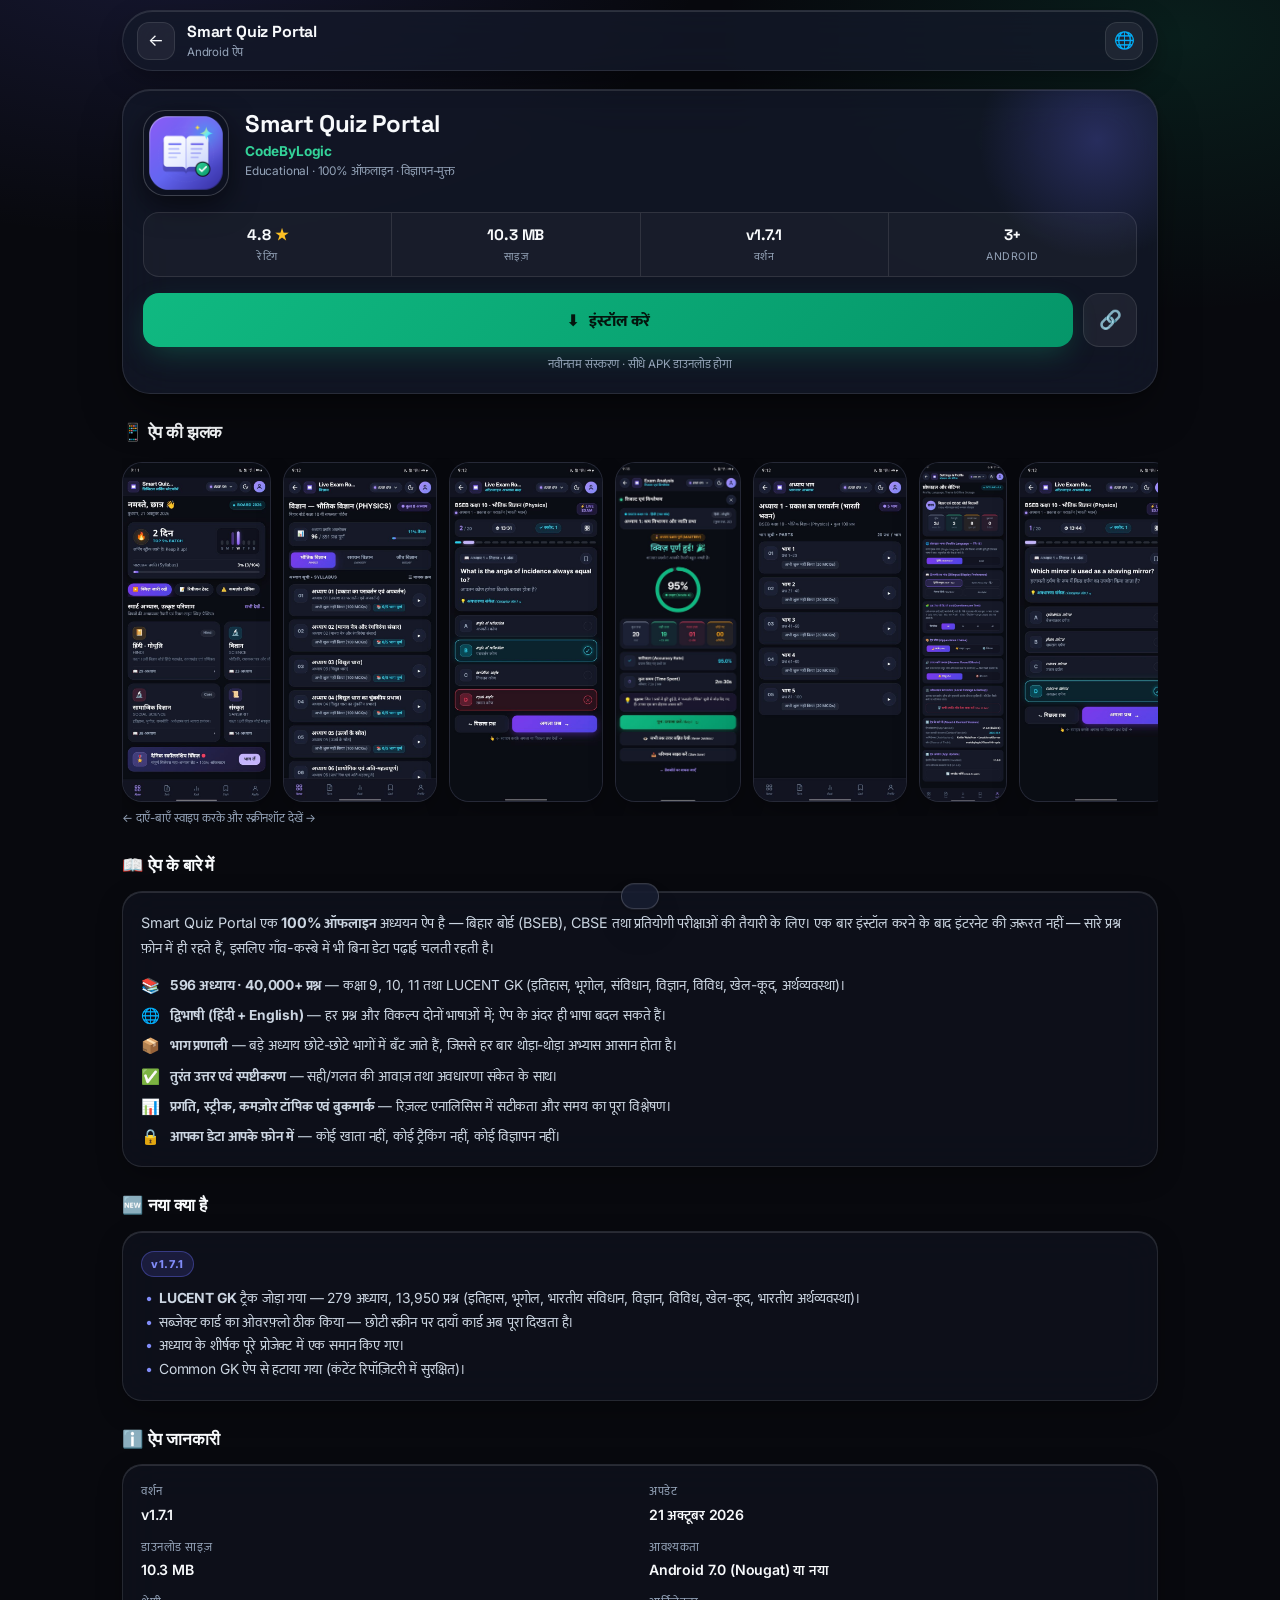
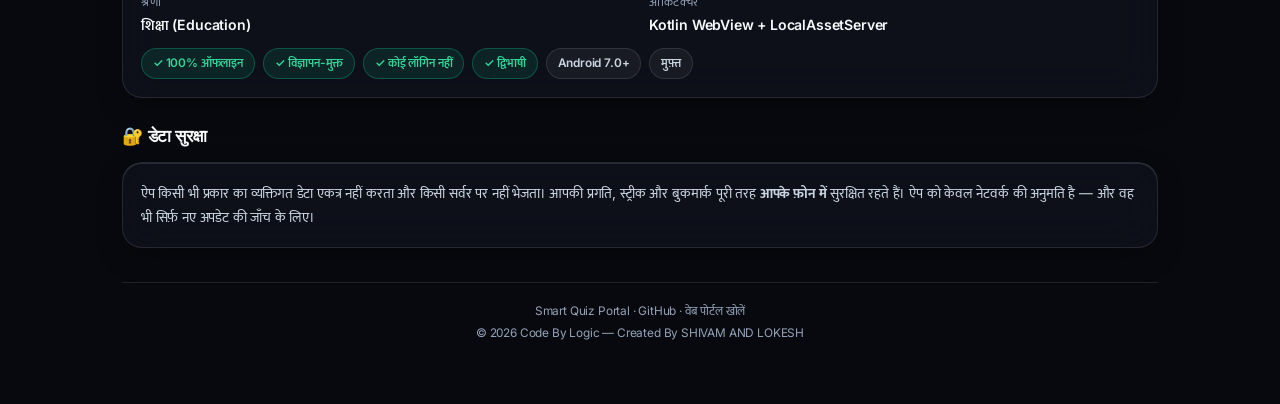
<file: app.html>
<!DOCTYPE html>
<html lang="hi" data-theme="dark">
<head>
<meta charset="UTF-8">
<meta name="viewport" content="width=device-width, initial-scale=1.0, viewport-fit=cover">
<title>Smart Quiz Portal — Android ऐप डाउनलोड करें</title>

<link rel="manifest" href="./manifest.json">
<meta name="theme-color" content="#08090E">
<meta name="description" content="Smart Quiz Portal Android app — 596 chapters, 40,000+ questions, 100% offline. Latest APK download.">
<link rel="icon" href="./assets/app/icon.png">

<link rel="preconnect" href="https://fonts.googleapis.com">
<link rel="preconnect" href="https://fonts.gstatic.com" crossorigin>
<link href="https://fonts.googleapis.com/css2?family=Inter:wght@400;500;600;700;800;900&family=Space+Grotesk:wght@500;600;700;800&family=Mukta:wght@400;500;600;700;800&display=swap" rel="stylesheet">

<style>
*,*::before,*::after{box-sizing:border-box;margin:0;padding:0}
h1,h2,h3,h4{font-size:inherit;font-weight:inherit}
button{font:inherit;color:inherit;background:none;border:none;cursor:pointer}
img{display:block;max-width:100%}
a{color:inherit;text-decoration:none}
ul{list-style:none}

:root{
  --bg-dark:#08090E; --bg-surface:#10131F;
  --glass-1-bg:rgba(16,19,31,.72); --glass-2-bg:rgba(20,25,41,.78); --glass-3-bg:rgba(24,30,50,.86);
  --glass-border:rgba(255,255,255,.10); --glass-border-bright:rgba(255,255,255,.20);
  --glass-hi:rgba(255,255,255,.12);
  --indigo:#6366F1; --indigo-2:#818CF8; --indigo-glow:rgba(99,102,241,.35);
  --violet:#8B5CF6; --violet-2:#A78BFA;
  --emerald:#10B981; --emerald-2:#34D399; --emerald-glow:rgba(16,185,129,.30);
  --amber:#F59E0B; --amber-2:#FBBF24; --cyan:#06B6D4;
  --text-primary:#F8FAFC; --text-secondary:#CBD5E1; --text-muted:#94A3B8;
  --shadow-depth:0 20px 48px -12px rgba(0,0,0,.55),0 2px 6px rgba(0,0,0,.25);
  --shadow-elevated:0 10px 30px -6px rgba(0,0,0,.40);
  --inner-glow:inset 0 1px 0 var(--glass-hi);
  --r-sm:12px; --r-md:16px; --r-lg:20px; --r-xl:28px; --r-pill:9999px;
  --ease:cubic-bezier(.16,1,.3,1); --ease-spring:cubic-bezier(.34,1.56,.64,1);
  --safe-top:env(safe-area-inset-top,0px); --safe-bottom:env(safe-area-inset-bottom,0px);
}
body{
  font-family:'Inter','Mukta',system-ui,-apple-system,sans-serif;
  background:var(--bg-dark); color:var(--text-primary);
  min-height:100vh; overflow-x:hidden; line-height:1.5; letter-spacing:-.011em;
  -webkit-font-smoothing:antialiased;
  background-image:radial-gradient(900px 500px at 12% -8%,rgba(99,102,241,.16),transparent 62%),
                   radial-gradient(760px 460px at 92% 4%,rgba(16,185,129,.12),transparent 60%);
  background-attachment:fixed;
}
.wrap{max-width:1068px;margin:0 auto;padding:0 16px 60px}

/* ---------- top bar ---------- */
.store-nav{position:sticky;top:calc(10px + var(--safe-top));z-index:50;margin:10px 0 18px}
.store-nav-inner{
  display:flex;align-items:center;gap:12px;padding:9px 14px;border-radius:var(--r-pill);
  background:var(--glass-2-bg);backdrop-filter:blur(24px);-webkit-backdrop-filter:blur(24px);
  border:1px solid var(--glass-border);box-shadow:var(--shadow-elevated),var(--inner-glow);
}
.back-btn{
  width:38px;height:38px;border-radius:12px;flex-shrink:0;display:flex;align-items:center;justify-content:center;
  background:rgba(255,255,255,.06);border:1px solid var(--glass-border);font-size:1.05rem;transition:all .2s var(--ease);
}
.back-btn:active{transform:scale(.94)}
.store-nav-title{font-family:'Space Grotesk',sans-serif;font-weight:700;font-size:1rem}
.store-nav-sub{font-size:.72rem;color:var(--text-muted)}
.nav-spacer{flex:1}

/* ---------- app hero ---------- */
.app-hero{
  background:var(--glass-2-bg);backdrop-filter:blur(26px);-webkit-backdrop-filter:blur(26px);
  border:1px solid var(--glass-border);border-radius:var(--r-xl);padding:20px;
  box-shadow:var(--shadow-depth),var(--inner-glow);position:relative;overflow:hidden;
}
.app-hero::before{
  content:"";position:absolute;top:-70px;right:-60px;width:240px;height:240px;pointer-events:none;
  background:radial-gradient(circle,rgba(99,102,241,.28) 0%,transparent 70%);
}
.hero-row{display:flex;gap:16px;align-items:flex-start;position:relative;z-index:1}
.app-icon{
  width:86px;height:86px;border-radius:22px;flex-shrink:0;
  border:1px solid var(--glass-border-bright);box-shadow:0 10px 28px rgba(0,0,0,.5);
  background:#0d1120;object-fit:cover;
}
.hero-name{font-family:'Space Grotesk',sans-serif;font-size:1.5rem;font-weight:800;line-height:1.15;letter-spacing:-.02em}
.hero-dev{color:var(--emerald-2);font-size:.85rem;font-weight:700;margin-top:3px}
.hero-tag{color:var(--text-muted);font-size:.74rem;margin-top:2px}
.hero-meta{
  display:flex;align-items:stretch;gap:0;margin-top:16px;position:relative;z-index:1;
  background:rgba(255,255,255,.035);border:1px solid var(--glass-border);border-radius:var(--r-md);overflow:hidden;
}
.meta-cell{flex:1;padding:11px 8px;text-align:center;border-right:1px solid var(--glass-border)}
.meta-cell:last-child{border-right:none}
.meta-v{font-family:'Space Grotesk',sans-serif;font-weight:800;font-size:.95rem;display:flex;align-items:center;justify-content:center;gap:4px}
.meta-l{font-size:.66rem;color:var(--text-muted);margin-top:2px;text-transform:uppercase;letter-spacing:.04em}
.star{color:var(--amber-2)}

.install-row{display:flex;gap:10px;margin-top:16px;position:relative;z-index:1}
.btn-install{
  flex:1;display:flex;align-items:center;justify-content:center;gap:9px;
  padding:15px 18px;border-radius:var(--r-md);font-weight:800;font-size:1rem;
  background:linear-gradient(135deg,var(--emerald),#059669);color:#04140d;
  box-shadow:0 10px 30px -6px var(--emerald-glow);transition:transform .15s var(--ease),box-shadow .2s var(--ease);
}
.btn-install:active{transform:scale(.975)}
.btn-install[disabled]{opacity:.75;cursor:progress}
.btn-share{
  width:54px;border-radius:var(--r-md);display:flex;align-items:center;justify-content:center;font-size:1.15rem;
  background:rgba(255,255,255,.06);border:1px solid var(--glass-border);transition:transform .15s var(--ease);
}
.btn-share:active{transform:scale(.94)}
.install-note{font-size:.72rem;color:var(--text-muted);text-align:center;margin-top:9px;position:relative;z-index:1}
.spin{width:15px;height:15px;border:2px solid rgba(4,20,13,.35);border-top-color:#04140d;border-radius:50%;animation:sp .7s linear infinite}
@keyframes sp{to{transform:rotate(360deg)}}

/* ---------- screenshots ---------- */
.sec-title{
  font-family:'Space Grotesk',sans-serif;font-weight:800;font-size:1.08rem;margin:26px 0 12px;
  display:flex;align-items:center;gap:8px;
}
.shots{
  display:flex;gap:12px;overflow-x:auto;padding:4px 2px 14px;scroll-snap-type:x mandatory;
  -webkit-overflow-scrolling:touch;scrollbar-width:none;
}
.shots::-webkit-scrollbar{display:none}
.shots img{
  height:340px;width:auto;border-radius:var(--r-lg);scroll-snap-align:start;flex-shrink:0;
  border:1px solid var(--glass-border);box-shadow:var(--shadow-elevated);background:#0d1120;
}
.shot-hint{font-size:.72rem;color:var(--text-muted);margin-top:-6px}

/* ---------- cards ---------- */
.card{
  background:var(--glass-1-bg);backdrop-filter:blur(20px);-webkit-backdrop-filter:blur(20px);
  border:1px solid var(--glass-border);border-radius:var(--r-lg);padding:18px;
  box-shadow:var(--shadow-elevated),var(--inner-glow);
}
.about-p{color:var(--text-secondary);font-size:.9rem;line-height:1.75}
.about-p + .about-p{margin-top:11px}
.feat{display:grid;gap:9px;margin-top:14px}
.feat li{display:flex;gap:10px;align-items:flex-start;font-size:.86rem;color:var(--text-secondary);line-height:1.55}
.feat .ic{flex-shrink:0;font-size:.95rem;line-height:1.4}

.info-grid{display:grid;grid-template-columns:repeat(2,minmax(0,1fr));gap:14px 18px}
.info-k{font-size:.72rem;color:var(--text-muted);text-transform:uppercase;letter-spacing:.05em}
.info-v{font-size:.88rem;font-weight:600;margin-top:3px;word-break:break-word}
.chip-row{display:flex;flex-wrap:wrap;gap:8px;margin-top:12px}
.chip{
  font-size:.74rem;font-weight:600;padding:6px 11px;border-radius:var(--r-pill);
  background:rgba(255,255,255,.05);border:1px solid var(--glass-border);color:var(--text-secondary);
}
.chip.good{background:rgba(16,185,129,.12);border-color:rgba(16,185,129,.34);color:var(--emerald-2)}
.new-tag{
  display:inline-block;font-size:.68rem;font-weight:800;letter-spacing:.06em;padding:4px 9px;border-radius:var(--r-pill);
  background:rgba(99,102,241,.16);border:1px solid rgba(99,102,241,.4);color:var(--indigo-2);margin-bottom:10px;
}
.whatsnew li{font-size:.87rem;color:var(--text-secondary);padding-left:18px;position:relative;line-height:1.7}
.whatsnew li::before{content:"•";position:absolute;left:5px;color:var(--indigo-2);font-weight:800}

footer.store-foot{
  text-align:center;color:var(--text-muted);font-size:.74rem;margin-top:34px;padding-top:18px;
  border-top:1px solid var(--glass-border);line-height:1.8;
}
.toast{
  position:fixed;left:50%;bottom:calc(22px + var(--safe-bottom));transform:translate(-50%,120%);
  background:var(--glass-3-bg);border:1px solid var(--glass-border-bright);backdrop-filter:blur(20px);
  padding:12px 18px;border-radius:var(--r-pill);font-size:.82rem;font-weight:600;z-index:200;
  transition:transform .35s var(--ease-spring);max-width:90vw;text-align:center;box-shadow:var(--shadow-depth);
}
.toast.show{transform:translate(-50%,0)}

@media (max-width:560px){
  .app-icon{width:72px;height:72px;border-radius:18px}
  .hero-name{font-size:1.25rem}
  .shots img{height:280px}
  .info-grid{grid-template-columns:1fr}
  .meta-v{font-size:.86rem}
}
</style>
</head>
<body>
<div class="wrap">

  <!-- top bar -->
  <div class="store-nav">
    <div class="store-nav-inner">
      <button class="back-btn" onclick="goBack()" aria-label="वापस">←</button>
      <div>
        <div class="store-nav-title">Smart Quiz Portal</div>
        <div class="store-nav-sub">Android ऐप</div>
      </div>
      <div class="nav-spacer"></div>
      <a class="back-btn" href="./index.html" title="वेब पोर्टल">🌐</a>
    </div>
  </div>

  <!-- app hero -->
  <section class="app-hero">
    <div class="hero-row">
      <img class="app-icon" src="./assets/app/icon.png" alt="Smart Quiz Portal ऐप आइकन">
      <div style="min-width:0">
        <h1 class="hero-name">Smart Quiz Portal</h1>
        <div class="hero-dev">CodeByLogic</div>
        <div class="hero-tag">Educational · 100% ऑफलाइन · विज्ञापन-मुक्त</div>
      </div>
    </div>

    <div class="hero-meta">
      <div class="meta-cell">
        <div class="meta-v">4.8 <span class="star">★</span></div>
        <div class="meta-l">रेटिंग</div>
      </div>
      <div class="meta-cell">
        <div class="meta-v" id="m-size">10.3 MB</div>
        <div class="meta-l">साइज़</div>
      </div>
      <div class="meta-cell">
        <div class="meta-v" id="m-ver">v1.7.1</div>
        <div class="meta-l">वर्शन</div>
      </div>
      <div class="meta-cell">
        <div class="meta-v">3+</div>
        <div class="meta-l">Android</div>
      </div>
    </div>

    <div class="install-row">
      <button class="btn-install" id="btn-install" onclick="installApp()">
        <span id="install-ic">⬇</span><span id="install-txt">इंस्टॉल करें</span>
      </button>
      <button class="btn-share" onclick="shareApp()" aria-label="साझा करें">🔗</button>
    </div>
    <div class="install-note" id="install-note">नवीनतम संस्करण · सीधे APK डाउनलोड होगा</div>
  </section>

  <!-- screenshots -->
  <h2 class="sec-title">📱 ऐप की झलक</h2>
  <div class="shots" id="shots">
    <img src="./assets/app/01-home.jpg" alt="होम स्क्रीन" loading="lazy">
    <img src="./assets/app/02-subject.jpg" alt="विषय एवं अध्याय" loading="lazy">
    <img src="./assets/app/03-quiz.jpg" alt="क्विज़ स्क्रीन" loading="lazy">
    <img src="./assets/app/04-result.jpg" alt="परिणाम विश्लेषण" loading="lazy">
    <img src="./assets/app/05-parts.jpg" alt="भाग प्रणाली" loading="lazy">
    <img src="./assets/app/06-settings.jpg" alt="सेटिंग्स" loading="lazy">
    <img src="./assets/app/07-quiz2.jpg" alt="प्रश्न अभ्यास" loading="lazy">
  </div>
  <div class="shot-hint">← दाएँ-बाएँ स्वाइप करके और स्क्रीनशॉट देखें →</div>

  <!-- about -->
  <h2 class="sec-title">📖 ऐप के बारे में</h2>
  <div class="card">
    <p class="about-p">
      Smart Quiz Portal एक <strong>100% ऑफलाइन</strong> अध्ययन ऐप है — बिहार बोर्ड (BSEB), CBSE तथा
      प्रतियोगी परीक्षाओं की तैयारी के लिए। एक बार इंस्टॉल करने के बाद इंटरनेट की ज़रूरत नहीं —
      सारे प्रश्न फ़ोन में ही रहते हैं, इसलिए गाँव-कस्बे में भी बिना डेटा पढ़ाई चलती रहती है।
    </p>
    <ul class="feat">
      <li><span class="ic">📚</span><span><strong>596 अध्याय · 40,000+ प्रश्न</strong> — कक्षा 9, 10, 11 तथा LUCENT GK (इतिहास, भूगोल, संविधान, विज्ञान, विविध, खेल-कूद, अर्थव्यवस्था)।</span></li>
      <li><span class="ic">🌐</span><span><strong>द्विभाषी (हिंदी + English)</strong> — हर प्रश्न और विकल्प दोनों भाषाओं में; ऐप के अंदर ही भाषा बदल सकते हैं।</span></li>
      <li><span class="ic">📦</span><span><strong>भाग प्रणाली</strong> — बड़े अध्याय छोटे-छोटे भागों में बँट जाते हैं, जिससे हर बार थोड़ा-थोड़ा अभ्यास आसान होता है।</span></li>
      <li><span class="ic">✅</span><span><strong>तुरंत उत्तर एवं स्पष्टीकरण</strong> — सही/गलत की आवाज़ तथा अवधारणा संकेत के साथ।</span></li>
      <li><span class="ic">📊</span><span><strong>प्रगति, स्ट्रीक, कमज़ोर टॉपिक एवं बुकमार्क</strong> — रिज़ल्ट एनालिसिस में सटीकता और समय का पूरा विश्लेषण।</span></li>
      <li><span class="ic">🔒</span><span><strong>आपका डेटा आपके फ़ोन में</strong> — कोई खाता नहीं, कोई ट्रैकिंग नहीं, कोई विज्ञापन नहीं।</span></li>
    </ul>
  </div>

  <!-- what's new -->
  <h2 class="sec-title">🆕 नया क्या है</h2>
  <div class="card">
    <span class="new-tag" id="new-tag">v1.7.1</span>
    <ul class="whatsnew">
      <li><strong>LUCENT GK</strong> ट्रैक जोड़ा गया — 279 अध्याय, 13,950 प्रश्न (इतिहास, भूगोल, भारतीय संविधान, विज्ञान, विविध, खेल-कूद, भारतीय अर्थव्यवस्था)।</li>
      <li>सब्जेक्ट कार्ड का ओवरफ़्लो ठीक किया — छोटी स्क्रीन पर दायाँ कार्ड अब पूरा दिखता है।</li>
      <li>अध्याय के शीर्षक पूरे प्रोजेक्ट में एक समान किए गए।</li>
      <li>Common GK ऐप से हटाया गया (कंटेंट रिपॉज़िटरी में सुरक्षित)।</li>
    </ul>
  </div>

  <!-- app info -->
  <h2 class="sec-title">ℹ️ ऐप जानकारी</h2>
  <div class="card">
    <div class="info-grid">
      <div><div class="info-k">वर्शन</div><div class="info-v" id="i-ver">v1.7.1</div></div>
      <div><div class="info-k">अपडेट</div><div class="info-v" id="i-date">21 अक्टूबर 2026</div></div>
      <div><div class="info-k">डाउनलोड साइज़</div><div class="info-v" id="i-size">10.3 MB</div></div>
      <div><div class="info-k">आवश्यकता</div><div class="info-v">Android 7.0 (Nougat) या नया</div></div>
      <div><div class="info-k">श्रेणी</div><div class="info-v">शिक्षा (Education)</div></div>
      <div><div class="info-k">आर्किटेक्चर</div><div class="info-v">Kotlin WebView + LocalAssetServer</div></div>
    </div>
    <div class="chip-row">
      <span class="chip good">✓ 100% ऑफलाइन</span>
      <span class="chip good">✓ विज्ञापन-मुक्त</span>
      <span class="chip good">✓ कोई लॉगिन नहीं</span>
      <span class="chip good">✓ द्विभाषी</span>
      <span class="chip">Android 7.0+</span>
      <span class="chip">मुफ़्त</span>
    </div>
  </div>

  <!-- safety -->
  <h2 class="sec-title">🔐 डेटा सुरक्षा</h2>
  <div class="card">
    <p class="about-p" style="font-size:.86rem">
      ऐप किसी भी प्रकार का व्यक्तिगत डेटा एकत्र नहीं करता और किसी सर्वर पर नहीं भेजता।
      आपकी प्रगति, स्ट्रीक और बुकमार्क पूरी तरह <strong>आपके फ़ोन में</strong> सुरक्षित रहते हैं।
      ऐप को केवल नेटवर्क की अनुमति है — और वह भी सिर्फ़ नए अपडेट की जाँच के लिए।
    </p>
  </div>

  <footer class="store-foot">
    Smart Quiz Portal · <a href="https://github.com/codebylogic/Class10th-quiz-android" target="_blank" rel="noopener">GitHub</a>
    · <a href="./index.html">वेब पोर्टल खोलें</a><br>
    © 2026 Code By Logic — Created By SHIVAM AND LOKESH
  </footer>
</div>

<div class="toast" id="toast"></div>

<script>
// ============================================================
//  Latest-release APK download
// ============================================================
// Hamesha latest release ka APK — GitHub ka stable "latest/download" link.
// Isliye naye release par ye page badalna nahi padta (asset ka naam SmartQuizPortal.apk hi rehta hai).
const APK_URL = 'https://github.com/codebylogic/Class10th-quiz-android/releases/latest/download/SmartQuizPortal.apk';
// sirf version/size/date dikhane ke liye (cosmetic) — na chale to neeche ke values dikhte hain
const REPO_API = 'https://api.github.com/repos/codebylogic/Class10th-quiz-android/releases/latest';

let latest = null;

function toast(msg, ms) {
  const t = document.getElementById('toast');
  t.textContent = msg;
  t.classList.add('show');
  clearTimeout(t._h);
  t._h = setTimeout(() => t.classList.remove('show'), ms || 3200);
}

function prettySize(bytes) {
  if (!bytes) return null;
  return (bytes / 1048576).toFixed(1) + ' MB';
}

async function loadLatestRelease() {
  try {
    const res = await fetch(REPO_API, { headers: { 'Accept': 'application/vnd.github+json' } });
    if (!res.ok) throw new Error('HTTP ' + res.status);
    const rel = await res.json();
    const apk = (rel.assets || []).find(a => (a.name || '').toLowerCase().endsWith('.apk'));
    if (!apk) throw new Error('no apk asset');
    latest = { tag: rel.tag_name, url: apk.browser_download_url, size: apk.size, date: rel.published_at };
    // reflect the real values on the page
    const tag = latest.tag.replace(/^v/, 'v');
    document.getElementById('m-ver').textContent = tag;
    document.getElementById('new-tag').textContent = tag;
    document.getElementById('i-ver').textContent = tag;
    if (latest.size) {
      document.getElementById('m-size').textContent = prettySize(latest.size);
      document.getElementById('i-size').textContent = prettySize(latest.size);
    }
    if (latest.date) {
      const d = new Date(latest.date);
      document.getElementById('i-date').textContent =
        d.toLocaleDateString('hi-IN', { day: 'numeric', month: 'short', year: 'numeric' });
    }
    document.getElementById('install-note').textContent =
      'नवीनतम संस्करण ' + tag + ' · सीधे APK डाउनलोड होगा';
  } catch (e) {
    // quietly keep the built-in fallback values
    console.warn('latest release not fetched:', e.message);
  }
}

function installApp() {
  const btn = document.getElementById('btn-install');
  const txt = document.getElementById('install-txt');
  const ic  = document.getElementById('install-ic');
  btn.disabled = true;
  ic.outerHTML = '<span class="spin" id="install-ic"></span>';
  txt.textContent = 'तैयार हो रहा है…';

  const url = APK_URL;

  setTimeout(() => {
    txt.textContent = 'डाउनलोड हो रहा है…';
    const a = document.createElement('a');
    a.href = url;
    a.rel = 'noopener';
    document.body.appendChild(a);
    a.click();
    a.remove();
    toast('डाउनलोड शुरू — डाउनलोड के बाद APK पर टैप करके इंस्टॉल करें', 5200);

    setTimeout(() => {
      btn.disabled = false;
      document.getElementById('install-ic').outerHTML = '<span id="install-ic">⬇</span>';
      txt.textContent = 'इंस्टॉल करें';
      document.getElementById('install-note').textContent =
        'डाउनलोड पूरा होने पर “इंस्टॉल” पर टैप करें (अज्ञात स्रोत की अनुमति देनी पड़ सकती है)';
    }, 2600);
  }, 450);
}

async function shareApp() {
  const data = {
    title: 'Smart Quiz Portal — Android ऐप',
    text: '596 अध्याय · 40,000+ प्रश्न · 100% ऑफलाइन। मुफ़्त डाउनलोड करें:',
    url: location.href
  };
  try {
    if (navigator.share) { await navigator.share(data); return; }
    await navigator.clipboard.writeText(data.text + ' ' + location.href);
    toast('लिंक कॉपी हो गया ✓');
  } catch (e) { toast('लिंक: ' + location.href, 6000); }
}

function goBack() {
  if (history.length > 1) history.back();
  else location.href = './index.html';
}

loadLatestRelease();
</script>
</body>
</html>
</file>
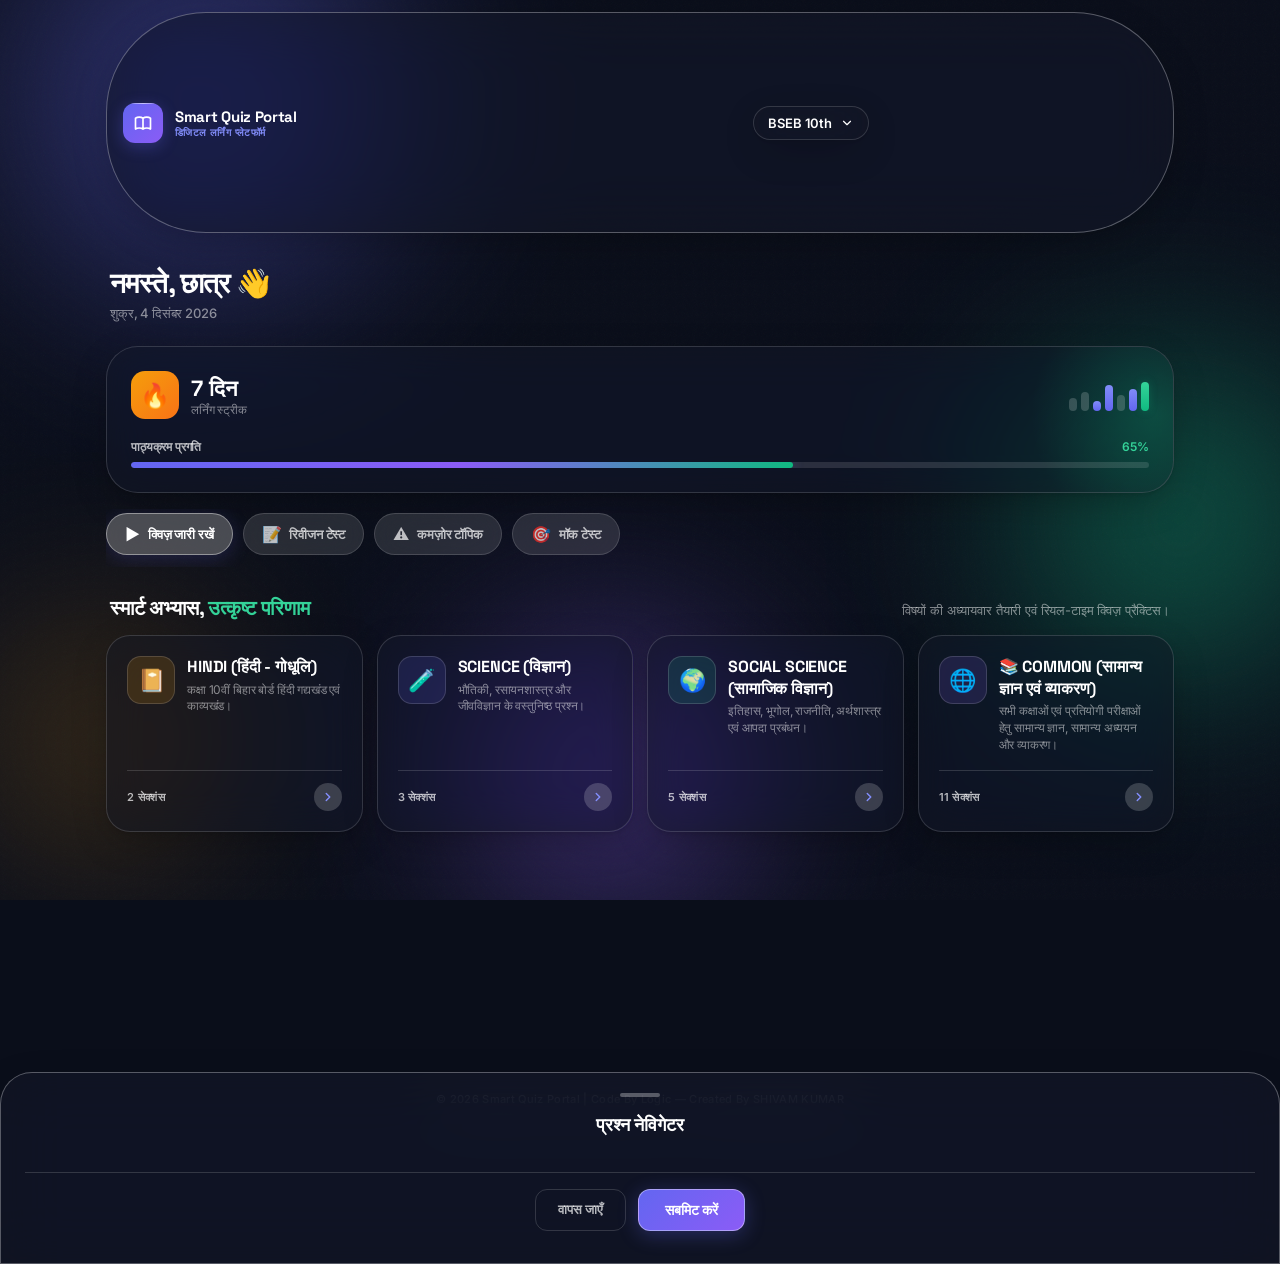
<file: index (2).html>
<!DOCTYPE html>
<html lang="hi" class="h-full">
<head>
    <meta charset="UTF-8">
    <meta name="viewport" content="width=device-width, initial-scale=1.0">
    <title>Smart Quiz Portal - स्मार्ट अध्ययन पोर्टल</title>
    
    <!-- PWA Meta Tags -->
    <link rel="manifest" href="./manifest.json">
    <meta name="theme-color" content="#0A0E1A">
    <meta name="apple-mobile-web-app-capable" content="yes">
    <meta name="apple-mobile-web-app-status-bar-style" content="black-translucent">
    <link rel="apple-touch-icon" href="./icon-192.png">

    <!-- Google Fonts: Space Grotesk + Inter + Mukta (Hindi) -->
    <link rel="preconnect" href="https://fonts.googleapis.com">
    <link rel="preconnect" href="https://fonts.gstatic.com" crossorigin>
    <link href="https://fonts.googleapis.com/css2?family=Inter:wght@400;500;600;700;800;900&family=Space+Grotesk:wght@500;600;700&family=Mukta:wght@400;500;600;700;800&display=swap" rel="stylesheet">

<style>
<!-- GLASSMORPHISM CSS -->
/* ===== CSS RESET (replaces Tailwind preflight) ===== */
*, *::before, *::after { box-sizing: border-box; margin: 0; padding: 0; }
h1, h2, h3, h4, h5, h6 { font-size: inherit; font-weight: inherit; }
button { font: inherit; color: inherit; background: none; border: none; cursor: pointer; }
input, select, textarea { font: inherit; color: inherit; }
img, svg { display: block; max-width: 100%; }
a { color: inherit; text-decoration: none; }
ul, ol { list-style: none; }
table { border-collapse: collapse; }

:root {
  --bg-dark: #0A0E1A;
  --bg-light: #F0F2F8;
  --glass-1-bg: rgba(255,255,255,0.06);
  --glass-2-bg: rgba(255,255,255,0.12);
  --glass-3-bg: rgba(255,255,255,0.18);
  --glass-4-bg: rgba(255,255,255,0.25);
  --glass-border: rgba(255,255,255,0.15);
  --glass-border-bright: rgba(255,255,255,0.30);
  --glass-border-active: rgba(255,255,255,0.40);
  --blur-1: 40px;
  --blur-2: 20px;
  --blur-3: 30px;
  --blur-4: 16px;
  --indigo: #6366F1;
  --indigo-2: #818CF8;
  --violet: #8B5CF6;
  --violet-2: #A78BFA;
  --emerald: #10B981;
  --emerald-2: #34D399;
  --emerald-glow: rgba(16,185,129,0.25);
  --rose: #F43F5E;
  --rose-glow: rgba(244,63,94,0.25);
  --amber: #F59E0B;
  --amber-glow: rgba(245,158,11,0.25);
  --cyan: #06B6D4;
  --text-primary: #FFFFFF;
  --text-secondary: rgba(255,255,255,0.70);
  --text-muted: rgba(255,255,255,0.50);
  --shadow-contact: 0 2px 4px rgba(0,0,0,0.1);
  --shadow-depth: 0 20px 60px -10px rgba(0,0,0,0.4);
  --shadow-elevated: 0 12px 40px -8px rgba(0,0,0,0.3);
  --radius-sm: 12px;
  --radius-md: 18px;
  --radius-lg: 24px;
  --radius-xl: 32px;
  --radius-pill: 100px;
  --ease-spring: cubic-bezier(0.32, 0.72, 0, 1);
}

[data-theme="light"] {
  --glass-1-bg: rgba(255,255,255,0.55);
  --glass-2-bg: rgba(255,255,255,0.65);
  --glass-3-bg: rgba(255,255,255,0.75);
  --glass-4-bg: rgba(255,255,255,0.85);
  --glass-border: rgba(255,255,255,0.60);
  --glass-border-bright: rgba(99,102,241,0.20);
  --glass-border-active: rgba(99,102,241,0.40);
  --text-primary: #0F172A;
  --text-secondary: #475569;
  --text-muted: #94A3B8;
  --shadow-depth: 0 20px 60px -10px rgba(0,0,0,0.15);
  --shadow-elevated: 0 12px 40px -8px rgba(0,0,0,0.12);
}

* {
  box-sizing: border-box;
  -webkit-tap-highlight-color: transparent;
}

html, body {
  margin: 0;
  padding: 0;
}

body {
  font-family: 'Inter', -apple-system, BlinkMacSystemFont, system-ui, sans-serif;
  background: var(--bg-dark);
  color: var(--text-primary);
  min-height: 100vh;
  overflow-x: hidden;
  -webkit-font-smoothing: antialiased;
  letter-spacing: -0.01em;
  position: relative;
}

/* ===== AURORA BACKGROUND ===== */
.aurora-bg {
  position: fixed;
  inset: 0;
  z-index: 0;
  overflow: hidden;
  background: var(--bg-dark);
}
[data-theme="light"] .aurora-bg { background: var(--bg-light); }

.aurora-orb {
  position: absolute;
  border-radius: 50%;
  filter: blur(80px);
  opacity: 0.5;
  animation: drift 25s ease-in-out infinite;
}
[data-theme="light"] .aurora-orb { opacity: 0.3; }

.aurora-orb:nth-child(1) {
  width: 600px; height: 600px;
  background: radial-gradient(circle, var(--indigo) 0%, transparent 70%);
  top: -200px; left: -100px;
  animation-delay: 0s;
}
.aurora-orb:nth-child(2) {
  width: 500px; height: 500px;
  background: radial-gradient(circle, var(--emerald) 0%, transparent 70%);
  top: 30%; right: -150px;
  animation-delay: -8s;
}
.aurora-orb:nth-child(3) {
  width: 450px; height: 450px;
  background: radial-gradient(circle, var(--violet) 0%, transparent 70%);
  bottom: -100px; left: 30%;
  animation-delay: -15s;
}
.aurora-orb:nth-child(4) {
  width: 400px; height: 400px;
  background: radial-gradient(circle, var(--amber) 0%, transparent 70%);
  top: 60%; left: -100px;
  animation-delay: -20s;
  opacity: 0.25;
}

@keyframes drift {
  0%, 100% { transform: translate(0, 0) scale(1); }
  25% { transform: translate(50px, 30px) scale(1.05); }
  50% { transform: translate(-30px, 60px) scale(0.95); }
  75% { transform: translate(40px, -20px) scale(1.02); }
}

/* Noise texture overlay */
.aurora-bg::after {
  content: "";
  position: absolute;
  inset: 0;
  background-image: url("data:image/svg+xml,%3Csvg xmlns='http://www.w3.org/2000/svg' width='200' height='200'%3E%3Cfilter id='n'%3E%3CfeTurbulence baseFrequency='0.9' /%3E%3C/filter%3E%3Crect width='200' height='200' filter='url(%23n)' opacity='0.04'/%3E%3C/svg%3E");
  pointer-events: none;
}

/* ===== GLASS SURFACE MIXINS ===== */
.glass-1 {
  background: rgba(20,24,38,0.45);
  backdrop-filter: blur(var(--blur-1)) saturate(180%);
  -webkit-backdrop-filter: blur(var(--blur-1)) saturate(180%);
  border: 1px solid var(--glass-border);
  box-shadow: var(--shadow-depth);
}
.glass-2 {
  background: rgba(20,24,38,0.55);
  backdrop-filter: blur(var(--blur-2)) saturate(180%);
  -webkit-backdrop-filter: blur(var(--blur-2)) saturate(180%);
  border: 1px solid var(--glass-border);
  box-shadow: var(--shadow-contact), var(--shadow-elevated);
}
.glass-3 {
  background: rgba(20,24,38,0.65);
  backdrop-filter: blur(var(--blur-3)) saturate(180%);
  -webkit-backdrop-filter: blur(var(--blur-3)) saturate(180%);
  border: 1px solid var(--glass-border-bright);
  box-shadow: var(--shadow-elevated);
}
.glass-4 {
  background: rgba(20,24,38,0.75);
  backdrop-filter: blur(var(--blur-4)) saturate(180%);
  -webkit-backdrop-filter: blur(var(--blur-4)) saturate(180%);
  border: 1px solid var(--glass-border-active);
  box-shadow: var(--shadow-elevated), inset 0 1px 0 rgba(255,255,255,0.15);
}

/* ===== LAYOUT ===== */
.app-shell {
  position: relative;
  z-index: 10;
  max-width: 1100px;
  margin: 0 auto;
  padding: 0 16px 40px;
}

/* ===== FLOATING NAV ===== */
.nav-float {
  position: sticky;
  top: 12px;
  z-index: 100;
  margin: 12px 16px 0;
  max-width: 1068px;
  margin-left: auto;
  margin-right: auto;
}
.nav-pill {
  display: flex;
  align-items: center;
  justify-content: space-between;
  gap: 12px;
  padding: 10px 16px;
  border-radius: var(--radius-pill);
  transition: all 0.3s var(--ease-spring);
}
.nav-brand {
  display: flex;
  align-items: center;
  gap: 12px;
  cursor: pointer;
}
.nav-brand-icon {
  width: 40px; height: 40px;
  border-radius: 12px;
  background: linear-gradient(135deg, var(--indigo), var(--violet));
  display: flex; align-items: center; justify-content: center;
  box-shadow: 0 4px 16px rgba(99,102,241,0.3);
  flex-shrink: 0;
  position: relative;
  overflow: hidden;
}
.nav-brand-icon::before {
  content: "";
  position: absolute;
  top: 0; left: 0; right: 0;
  height: 1px;
  background: linear-gradient(90deg, transparent, rgba(255,255,255,0.6), transparent);
}
.nav-brand-icon svg {
  width: 20px; height: 20px;
  stroke: #fff; stroke-width: 2; fill: none;
  stroke-linecap: round; stroke-linejoin: round;
  position: relative; z-index: 1;
}
.nav-brand-text { display: flex; flex-direction: column; }
.nav-brand-text .name {
  font-size: 15px; font-weight: 700;
  letter-spacing: -0.02em; color: var(--text-primary);
  font-family: 'Space Grotesk', 'Inter', sans-serif;
}
.nav-brand-text .tag {
  font-size: 10px; color: var(--indigo-2);
  font-weight: 600; letter-spacing: 0.04em;
}
[data-theme="light"] .nav-brand-text .tag { color: var(--indigo); }

.nav-actions { display: flex; align-items: center; gap: 8px; }

/* Course selector pill */
.course-pill {
  display: flex; align-items: center; gap: 8px;
  padding: 8px 14px;
  border-radius: var(--radius-pill);
  font-size: 13px; font-weight: 600;
  color: var(--text-primary);
  cursor: pointer;
  user-select: none;
  transition: all 0.2s var(--ease-spring);
}
.course-pill:hover { transform: scale(1.03); }
.course-pill:active { transform: scale(0.97); }
.course-pill .chev {
  width: 14px; height: 14px;
  transition: transform 0.3s var(--ease-spring);
}
.course-pill.open .chev { transform: rotate(180deg); }

/* Course dropdown */
.course-dropdown {
  position: absolute;
  top: calc(100% + 8px);
  right: 0;
  width: 280px;
  border-radius: var(--radius-md);
  padding: 6px;
  z-index: 200;
  opacity: 0;
  transform: translateY(-8px) scale(0.96);
  pointer-events: none;
  transition: all 0.25s var(--ease-spring);
}
.course-dropdown.open {
  opacity: 1;
  transform: translateY(0) scale(1);
  pointer-events: auto;
}
.course-option {
  display: flex; align-items: center; gap: 10px;
  padding: 10px 12px;
  border-radius: var(--radius-sm);
  cursor: pointer;
  transition: background 0.15s ease;
  font-size: 14px; font-weight: 500;
  color: var(--text-secondary);
}
.course-option:hover { background: var(--glass-2-bg); }
.course-option.active {
  background: var(--glass-3-bg);
  color: var(--text-primary);
}
.course-option .chip {
  width: 10px; height: 10px;
  border-radius: 50%;
  flex-shrink: 0;
}
.course-option .check {
  margin-left: auto;
  width: 16px; height: 16px;
  stroke: var(--indigo-2); stroke-width: 3;
  fill: none; stroke-linecap: round; stroke-linejoin: round;
  opacity: 0; transition: opacity 0.2s ease;
}
.course-option.active .check { opacity: 1; }

/* Icon buttons */
.icon-btn {
  width: 38px; height: 38px;
  border-radius: 50%;
  display: flex; align-items: center; justify-content: center;
  cursor: pointer;
  transition: all 0.2s var(--ease-spring);
  position: relative;
  border: 1px solid var(--glass-border);
  background: var(--glass-2-bg);
  backdrop-filter: blur(var(--blur-2)) saturate(180%);
  -webkit-backdrop-filter: blur(var(--blur-2)) saturate(180%);
}
.icon-btn:hover { transform: scale(1.08); border-color: var(--glass-border-bright); }
.icon-btn:active { transform: scale(0.95); }
.icon-btn svg {
  width: 18px; height: 18px;
  stroke: var(--text-secondary); stroke-width: 2;
  fill: none; stroke-linecap: round; stroke-linejoin: round;
}

/* Back button */
.back-btn {
  display: flex; align-items: center; gap: 6px;
  padding: 8px 14px;
  border-radius: var(--radius-pill);
  font-size: 13px; font-weight: 600;
  color: var(--text-primary);
  cursor: pointer;
  transition: all 0.3s var(--ease-spring);
  animation: slideInLeft 0.35s var(--ease-spring);
}
.back-btn:hover { transform: translateX(-2px); }
.back-btn:active { transform: scale(0.97); }
.back-btn svg {
  width: 16px; height: 16px;
  stroke: var(--text-secondary); stroke-width: 2.5;
  fill: none; stroke-linecap: round; stroke-linejoin: round;
}

@keyframes slideInLeft {
  from { opacity: 0; transform: translateX(-20px); }
  to { opacity: 1; transform: translateX(0); }
}

/* ===== GREETING ===== */
.greeting {
  padding: 28px 4px 8px;
  animation: fadeInUp 0.5s var(--ease-spring);
}
.greeting .hello {
  font-size: 28px; font-weight: 800;
  letter-spacing: -0.03em;
  font-family: 'Space Grotesk', 'Inter', sans-serif;
  color: var(--text-primary);
}
.greeting .date {
  font-size: 13px; color: var(--text-muted);
  font-weight: 500; margin-top: 4px;
}

@keyframes fadeInUp {
  0% { opacity: 0; transform: translateY(20px); }
  100% { opacity: 1; transform: translateY(0); }
}

/* ===== HERO STREAK CARD ===== */
.hero-card {
  border-radius: var(--radius-xl);
  padding: 24px;
  margin: 16px 0;
  position: relative;
  overflow: hidden;
  animation: fadeInUp 0.6s var(--ease-spring) 0.1s forwards;
}
.hero-card::before {
  content: "";
  position: absolute;
  top: -40%; right: -10%;
  width: 250px; height: 250px;
  background: radial-gradient(circle, var(--emerald-glow) 0%, transparent 70%);
  pointer-events: none;
}
.hero-top {
  display: flex; align-items: center; justify-content: space-between;
  margin-bottom: 20px;
  position: relative; z-index: 1;
}
.streak-info { display: flex; align-items: center; gap: 12px; }
.streak-icon {
  width: 48px; height: 48px;
  border-radius: 14px;
  background: linear-gradient(135deg, var(--amber), #F97316);
  display: flex; align-items: center; justify-content: center;
  font-size: 24px;
  animation: flicker 2s ease-in-out infinite;
}
@keyframes flicker {
  0%, 100% { transform: scale(1); }
  50% { transform: scale(1.05); }
}
.streak-text .v {
  font-size: 22px; font-weight: 800;
  font-family: 'Space Grotesk', sans-serif;
  color: var(--text-primary);
}
.streak-text .l {
  font-size: 12px; color: var(--text-muted);
  font-weight: 500;
}
.weekly-bars {
  display: flex; align-items: flex-end; gap: 4px;
  height: 32px;
}
.weekly-bars .bar {
  width: 8px;
  border-radius: 4px;
  background: var(--glass-3-bg);
  transition: height 0.4s var(--ease-spring);
}
.weekly-bars .bar.active {
  background: linear-gradient(180deg, var(--indigo-2), var(--indigo));
}
.weekly-bars .bar.today {
  background: linear-gradient(180deg, var(--emerald-2), var(--emerald));
  box-shadow: 0 0 8px var(--emerald-glow);
}

.progress-line {
  position: relative; z-index: 1;
}
.progress-line .label {
  display: flex; justify-content: space-between;
  font-size: 12px; font-weight: 600;
  color: var(--text-secondary);
  margin-bottom: 8px;
}
.progress-line .label .pct { color: var(--emerald-2); }
.progress-track {
  height: 6px;
  border-radius: 100px;
  background: var(--glass-2-bg);
  overflow: hidden;
}
.progress-fill {
  height: 100%;
  border-radius: 100px;
  background: linear-gradient(90deg, var(--indigo), var(--violet), var(--emerald));
  transition: width 0.8s var(--ease-spring);
  box-shadow: 0 0 12px rgba(99,102,241,0.4);
}

/* ===== QUICK ACTIONS ===== */
.quick-actions {
  display: flex; gap: 10px;
  overflow-x: auto;
  padding: 4px 0 12px;
  scrollbar-width: none;
  -ms-overflow-style: none;
}
.quick-actions::-webkit-scrollbar { display: none; }
.qa-pill {
  display: flex; align-items: center; gap: 8px;
  padding: 10px 18px;
  border-radius: var(--radius-pill);
  font-size: 13px; font-weight: 600;
  color: var(--text-secondary);
  white-space: nowrap;
  cursor: pointer;
  transition: all 0.2s var(--ease-spring);
  flex-shrink: 0;
  border: 1px solid var(--glass-border);
  background: var(--glass-2-bg);
  backdrop-filter: blur(var(--blur-2));
  -webkit-backdrop-filter: blur(var(--blur-2));
}
.qa-pill:hover { transform: translateY(-2px); border-color: var(--glass-border-bright); }
.qa-pill:active { transform: scale(0.96); }
.qa-pill.primary {
  background: var(--glass-4-bg);
  border-color: var(--glass-border-active);
  color: var(--text-primary);
  box-shadow: 0 4px 20px rgba(99,102,241,0.2);
}
.qa-pill .icon { font-size: 16px; }

/* ===== SECTION HEADING ===== */
.section-head {
  display: flex; align-items: baseline; justify-content: space-between;
  margin: 28px 4px 14px;
  flex-wrap: wrap; gap: 6px;
  animation: fadeInUp 0.5s var(--ease-spring);
}
.section-head h2 {
  font-size: 20px; font-weight: 700;
  letter-spacing: -0.02em;
  color: var(--text-primary);
  margin: 0;
  font-family: 'Space Grotesk', sans-serif;
}
.section-head p {
  font-size: 13px; color: var(--text-muted);
  margin: 2px 0 0;
}

/* ===== SUBJECT CARD GRID ===== */
.card-grid {
  display: grid;
  grid-template-columns: repeat(auto-fill, minmax(240px, 1fr));
  gap: 14px;
  padding-bottom: 8px;
}

.subject-card {
  border-radius: var(--radius-lg);
  padding: 20px;
  cursor: pointer;
  transition: all 0.3s var(--ease-spring);
  display: flex; flex-direction: column;
  justify-content: space-between;
  gap: 16px;
  position: relative;
  overflow: hidden;
  opacity: 1;
  animation: cardIn 0.5s var(--ease-spring) forwards;
}
@keyframes cardIn {
  0% { opacity: 0; transform: translateY(24px); }
  100% { opacity: 1; transform: translateY(0); }
}
.subject-card:hover {
  transform: translateY(-4px);
  border-color: var(--glass-border-bright);
  box-shadow: var(--shadow-elevated), 0 0 24px rgba(99,102,241,0.15);
}
.subject-card:active { transform: translateY(-1px); }

.subject-card-top { display: flex; align-items: flex-start; gap: 12px; }
.subject-card-icon {
  width: 48px; height: 48px;
  border-radius: 14px;
  display: flex; align-items: center; justify-content: center;
  font-size: 22px;
  flex-shrink: 0;
  border: 1px solid var(--glass-border);
}
.subject-card-icon.science { background: rgba(99,102,241,0.15); }
.subject-card-icon.hindi { background: rgba(245,158,11,0.15); }
.subject-card-icon.social { background: rgba(16,185,129,0.15); }
.subject-card-icon.english { background: rgba(6,182,212,0.15); }
.subject-card-icon.math { background: rgba(244,63,94,0.15); }
.subject-card-icon.common { background: rgba(139,92,246,0.15); }

.subject-card h3 {
  font-size: 16px; font-weight: 700;
  color: var(--text-primary);
  margin: 0; letter-spacing: -0.01em;
  line-height: 1.35;
  font-family: 'Space Grotesk', sans-serif;
}
.subject-card p {
  font-size: 12px; color: var(--text-muted);
  margin: 4px 0 0; line-height: 1.4;
}

.subject-card-foot {
  display: flex; align-items: center; justify-content: space-between;
  padding-top: 12px;
  border-top: 1px solid var(--glass-border);
}
.subject-card-foot .count {
  font-size: 11px; font-weight: 600;
  letter-spacing: 0.03em;
  color: var(--text-secondary);
  text-transform: uppercase;
}
.subject-card-foot .chevron {
  width: 28px; height: 28px;
  border-radius: 50%;
  display: flex; align-items: center; justify-content: center;
  background: var(--glass-3-bg);
  transition: transform 0.25s var(--ease-spring);
}
.subject-card:hover .chevron { transform: translateX(4px); }
.subject-card-foot .chevron svg {
  width: 14px; height: 14px;
  stroke: var(--indigo-2); stroke-width: 2.5;
  fill: none; stroke-linecap: round; stroke-linejoin: round;
}

/* ===== CHAPTER LIST ===== */
.chapter-list {
  display: flex; flex-direction: column;
  gap: 6px;
  border-radius: var(--radius-md);
  padding: 8px;
}
.chapter-row {
  display: flex; align-items: center; gap: 14px;
  padding: 14px 16px;
  border-radius: var(--radius-sm);
  cursor: pointer;
  transition: all 0.2s var(--ease-spring);
  animation: rowIn 0.4s var(--ease-spring) forwards;
}
@keyframes rowIn {
  from { opacity: 0; transform: translateX(-16px); }
  to { opacity: 1; transform: translateX(0); }
}
.chapter-row:hover {
  background: var(--glass-2-bg);
  transform: translateX(4px);
}
.chapter-row:active { transform: scale(0.99); }
.chapter-num {
  width: 36px; height: 36px;
  border-radius: 50%;
  display: flex; align-items: center; justify-content: center;
  font-weight: 800; font-size: 14px;
  color: var(--text-secondary);
  background: var(--glass-2-bg);
  border: 1px solid var(--glass-border);
  flex-shrink: 0;
  font-family: 'Space Grotesk', sans-serif;
}
.chapter-body { flex: 1; min-width: 0; }
.chapter-body .status {
  font-size: 10px; color: var(--text-muted);
  font-weight: 700; letter-spacing: 0.04em;
  text-transform: uppercase;
}
.chapter-body .title {
  font-size: 14px; font-weight: 600;
  color: var(--text-primary);
  margin-top: 2px;
}
.chapter-play {
  width: 36px; height: 36px;
  border-radius: 50%;
  display: flex; align-items: center; justify-content: center;
  flex-shrink: 0;
  transition: all 0.2s var(--ease-spring);
  background: var(--glass-3-bg);
  border: 1px solid var(--glass-border-bright);
}
.chapter-play:hover {
  background: var(--glass-4-bg);
  box-shadow: 0 0 16px rgba(99,102,241,0.3);
}
.chapter-play svg {
  width: 14px; height: 14px;
  fill: var(--indigo-2);
}

/* ===== QUIZ ENGINE ===== */
.quiz-shell {
  max-width: 720px;
  margin: 0 auto;
  padding: 20px 0 40px;
}
.quiz-panel {
  border-radius: var(--radius-xl);
  min-height: 520px;
  display: flex; flex-direction: column;
  overflow: hidden;
  position: relative;
  animation: fadeInUp 0.5s var(--ease-spring);
}

/* Quiz header (floating) */
.quiz-header {
  padding: 18px 24px 16px;
  border-bottom: 1px solid var(--glass-border);
  position: relative;
}
.quiz-header-top {
  display: flex; align-items: center; justify-content: space-between;
  margin-bottom: 14px;
}
.q-counter {
  font-size: 15px; font-weight: 700;
  color: var(--text-primary);
  font-family: 'Space Grotesk', sans-serif;
}
.q-counter .current {
  font-size: 20px; font-weight: 800;
  color: var(--indigo-2);
}
.q-counter .total { color: var(--text-muted); }
.q-score {
  display: flex; align-items: center; gap: 8px;
}
.score-pill {
  padding: 5px 14px;
  border-radius: var(--radius-pill);
  font-size: 13px; font-weight: 700;
  color: var(--text-primary);
  background: var(--glass-3-bg);
  border: 1px solid var(--glass-border-bright);
}
.score-pill .v { color: var(--emerald-2); }

/* Segmented progress */
.seg-progress {
  display: flex; gap: 3px;
  padding: 0 50px 0 0;
}
.seg {
  flex: 1;
  height: 4px;
  border-radius: 100px;
  background: var(--glass-2-bg);
  transition: background 0.3s ease;
}
.seg.correct { background: var(--emerald); box-shadow: 0 0 6px var(--emerald-glow); }
.seg.wrong { background: var(--rose); box-shadow: 0 0 6px var(--rose-glow); }
.seg.skipped { background: var(--amber); }
.seg.current { background: var(--indigo); box-shadow: 0 0 8px rgba(99,102,241,0.5); }

/* Quiz body */
.quiz-body {
  flex: 1;
  overflow-y: auto;
  padding: 24px 28px;
  display: flex; flex-direction: column;
}
.question-card {
  margin-bottom: 24px;
  animation: slideInRight 0.35s var(--ease-spring);
}
@keyframes slideInRight {
  from { opacity: 0; transform: translateX(30px); }
  to { opacity: 1; transform: translateX(0); }
}
@keyframes slideInLeftQ {
  from { opacity: 0; transform: translateX(-30px); }
  to { opacity: 1; transform: translateY(0); }
}
.question-card.prev { animation: slideInLeftQ 0.35s var(--ease-spring); }

.question-hi {
  font-size: 19px; font-weight: 800;
  line-height: 1.5;
  color: var(--text-primary);
  letter-spacing: -0.01em;
}
.question-en {
  font-size: 14px; font-weight: 400;
  line-height: 1.45;
  color: var(--text-muted);
  margin-top: 6px;
  padding-top: 6px;
  border-top: 1px solid var(--glass-border);
}

/* Options */
.options-container {
  flex: 1;
  display: flex; flex-direction: column;
  gap: 10px;
  justify-content: center;
}
.option-btn {
  display: flex; align-items: center; gap: 14px;
  width: 100%;
  padding: 16px 18px;
  border-radius: var(--radius-md);
  cursor: pointer;
  transition: all 0.3s var(--ease-spring);
  text-align: left;
  font-size: 14px; font-weight: 500;
  color: var(--text-primary);
  font-family: inherit;
  border: 1px solid var(--glass-border);
  background: var(--glass-2-bg);
  backdrop-filter: blur(var(--blur-2)) saturate(180%);
  -webkit-backdrop-filter: blur(var(--blur-2)) saturate(180%);
  animation: optIn 0.4s var(--ease-spring) forwards;
}
@keyframes optIn {
  from { opacity: 0; transform: scale(0.95); }
  to { opacity: 1; transform: scale(1); }
}
.option-btn:hover:not(:disabled) {
  border-color: var(--glass-border-bright);
  background: var(--glass-3-bg);
  transform: translateX(4px);
}
.option-btn:active:not(:disabled) { transform: scale(0.98); }
.option-btn:disabled { cursor: default; }

.option-letter {
  width: 32px; height: 32px;
  border-radius: 50%;
  display: flex; align-items: center; justify-content: center;
  font-weight: 700; font-size: 13px;
  color: var(--text-muted);
  background: var(--glass-3-bg);
  border: 1px solid var(--glass-border);
  flex-shrink: 0;
  font-family: 'Space Grotesk', sans-serif;
  transition: all 0.3s var(--ease-spring);
}
.option-text { flex: 1; }
.option-icon {
  width: 22px; height: 22px;
  flex-shrink: 0;
  display: flex; align-items: center; justify-content: center;
}
.option-icon svg { width: 20px; height: 20px; }

/* Answer states */
.option-btn.correct {
  border-color: var(--emerald);
  background: rgba(16,185,129,0.12);
  box-shadow: 0 0 20px var(--emerald-glow);
}
.option-btn.correct .option-letter {
  background: var(--emerald);
  color: #fff;
  border-color: var(--emerald);
}
.option-btn.correct .option-icon svg {
  stroke: var(--emerald);
}
.option-btn.wrong {
  border-color: var(--rose);
  background: rgba(244,63,94,0.12);
  box-shadow: 0 0 20px var(--rose-glow);
  animation: shake 0.3s ease;
}
@keyframes shake {
  0%, 100% { transform: translateX(0); }
  25% { transform: translateX(-6px); }
  75% { transform: translateX(6px); }
}
.option-btn.wrong .option-letter {
  background: var(--rose);
  color: #fff;
  border-color: var(--rose);
}
.option-btn.wrong .option-icon svg {
  stroke: var(--rose);
}
.option-btn.disabled-opt {
  opacity: 0.4;
  pointer-events: none;
}

/* Quiz footer (floating) */
.quiz-footer {
  display: flex; align-items: center; justify-content: space-between;
  padding: 16px 28px;
  border-top: 1px solid var(--glass-border);
  min-height: 72px;
}
.btn-skip {
  padding: 11px 22px;
  border-radius: var(--radius-sm);
  font-size: 13px; font-weight: 600;
  color: var(--text-secondary);
  cursor: pointer;
  transition: all 0.2s var(--ease-spring);
  font-family: inherit;
  background: transparent;
  border: 1px solid var(--glass-border);
}
.btn-skip:hover { background: var(--glass-2-bg); color: var(--text-primary); }
.btn-skip:active { transform: scale(0.96); }

.btn-next {
  padding: 11px 26px;
  border-radius: var(--radius-sm);
  font-size: 14px; font-weight: 700;
  color: #fff;
  cursor: pointer;
  transition: all 0.2s var(--ease-spring);
  font-family: inherit;
  background: linear-gradient(135deg, var(--indigo), var(--violet));
  border: 1px solid var(--glass-border-active);
  box-shadow: 0 4px 20px rgba(99,102,241,0.3);
  animation: fadeInUp 0.3s var(--ease-spring);
}
.btn-next:hover { transform: translateY(-2px); box-shadow: 0 6px 28px rgba(99,102,241,0.4); }
.btn-next:active { transform: scale(0.96); }

.btn-prev {
  padding: 11px 22px;
  border-radius: var(--radius-sm);
  font-size: 13px; font-weight: 600;
  color: var(--text-secondary);
  cursor: pointer;
  transition: all 0.2s var(--ease-spring);
  font-family: inherit;
  background: transparent;
  border: 1px solid var(--glass-border);
}

/* ===== START SCREEN ===== */
.start-screen {
  flex: 1;
  display: flex; flex-direction: column;
  align-items: center; justify-content: center;
  padding: 40px 28px;
  text-align: center;
  animation: fadeInUp 0.5s var(--ease-spring);
}
.start-icon {
  width: 80px; height: 80px;
  border-radius: 24px;
  display: flex; align-items: center; justify-content: center;
  font-size: 36px;
  margin-bottom: 24px;
  background: var(--glass-3-bg);
  border: 1px solid var(--glass-border-bright);
  animation: pulseGlow 3s ease-in-out infinite;
}
@keyframes pulseGlow {
  0%, 100% { box-shadow: 0 0 0 0 rgba(99,102,241,0); }
  50% { box-shadow: 0 0 30px 8px rgba(99,102,241,0.15); }
}
.start-title {
  font-size: 26px; font-weight: 800;
  margin-bottom: 6px;
  color: var(--text-primary);
  letter-spacing: -0.02em;
  font-family: 'Space Grotesk', sans-serif;
}
.start-subtitle {
  font-size: 15px; color: var(--emerald-2);
  font-weight: 600;
  margin-bottom: 12px;
}
.start-desc {
  font-size: 13px; color: var(--text-muted);
  line-height: 1.6;
  max-width: 440px;
  margin-bottom: 24px;
}
.quiz-info-strip {
  display: flex; gap: 12px;
  margin-bottom: 28px;
  flex-wrap: wrap;
  justify-content: center;
}
.info-chip {
  display: flex; align-items: center; gap: 6px;
  padding: 8px 14px;
  border-radius: var(--radius-pill);
  font-size: 12px; font-weight: 600;
  color: var(--text-secondary);
  background: var(--glass-2-bg);
  border: 1px solid var(--glass-border);
}
.info-chip .icon { font-size: 14px; }

/* Language pills */
.lang-pills {
  display: flex; gap: 6px;
  margin-bottom: 24px;
  flex-wrap: wrap;
  justify-content: center;
}
.lang-pill {
  padding: 7px 14px;
  border-radius: var(--radius-pill);
  font-size: 11px; font-weight: 600;
  color: var(--text-muted);
  cursor: pointer;
  transition: all 0.2s var(--ease-spring);
  background: var(--glass-2-bg);
  border: 1px solid var(--glass-border);
}
.lang-pill:hover { color: var(--text-secondary); }
.lang-pill.active {
  background: var(--glass-4-bg);
  color: var(--text-primary);
  border-color: var(--glass-border-active);
  box-shadow: 0 4px 16px rgba(99,102,241,0.2);
}

.btn-start {
  padding: 14px 40px;
  border-radius: var(--radius-md);
  font-size: 15px; font-weight: 700;
  color: #fff;
  cursor: pointer;
  transition: all 0.2s var(--ease-spring);
  font-family: inherit;
  background: linear-gradient(135deg, var(--indigo), var(--violet));
  border: 1px solid var(--glass-border-active);
  box-shadow: 0 6px 28px rgba(99,102,241,0.3);
  animation: breathe 3s ease-in-out infinite;
}
@keyframes breathe {
  0%, 100% { transform: scale(1); }
  50% { transform: scale(1.02); }
}
.btn-start:hover { transform: translateY(-2px) scale(1.02); box-shadow: 0 8px 36px rgba(99,102,241,0.4); }
.btn-start:active { transform: scale(0.97); }

/* ===== LOADING SKELETON ===== */
.skeleton-card {
  padding: 24px;
  margin-bottom: 20px;
}
.skel-line {
  height: 16px;
  border-radius: 100px;
  background: linear-gradient(90deg, var(--glass-2-bg) 0%, var(--glass-3-bg) 50%, var(--glass-2-bg) 100%);
  background-size: 200% 100%;
  animation: shimmer 1.5s infinite;
  margin-bottom: 12px;
}
.skel-line.w60 { width: 60%; }
.skel-line.w40 { width: 40%; }
.skel-line.w80 { width: 80%; }
@keyframes shimmer {
  0% { background-position: 200% 0; }
  100% { background-position: -200% 0; }
}
.skel-spinner {
  width: 44px; height: 44px;
  border: 3px solid var(--glass-2-bg);
  border-top-color: var(--indigo-2);
  border-radius: 50%;
  margin: 0 auto 16px;
  animation: spin 0.8s linear infinite;
}
@keyframes spin { to { transform: rotate(360deg); } }

/* ===== BOTTOM SHEET (Overview) ===== */
.sheet-overlay {
  position: fixed;
  inset: 0;
  z-index: 90;
  background: rgba(0,0,0,0.4);
  backdrop-filter: blur(4px);
  -webkit-backdrop-filter: blur(4px);
  opacity: 0;
  pointer-events: none;
  transition: opacity 0.3s ease;
}
.sheet-overlay.open { opacity: 1; pointer-events: auto; }

.bottom-sheet {
  position: fixed;
  bottom: 0; left: 0; right: 0;
  z-index: 100;
  border-radius: var(--radius-xl) var(--radius-xl) 0 0;
  padding: 20px 24px 32px;
  max-height: 70vh;
  overflow-y: auto;
  transform: translateY(100%);
  transition: transform 0.4s var(--ease-spring);
}
.bottom-sheet.open { transform: translateY(0); }
.sheet-handle {
  width: 40px; height: 4px;
  border-radius: 100px;
  background: var(--glass-border-bright);
  margin: 0 auto 16px;
}
.sheet-title {
  font-size: 18px; font-weight: 700;
  text-align: center;
  color: var(--text-primary);
  margin-bottom: 4px;
  font-family: 'Space Grotesk', sans-serif;
}
.sheet-sub {
  font-size: 12px; color: var(--text-muted);
  text-align: center;
  margin-bottom: 16px;
}

/* Navigator grid */
.nav-grid {
  display: grid;
  grid-template-columns: repeat(5, 1fr);
  gap: 8px;
  margin-bottom: 20px;
}
@media (min-width: 640px) {
  .nav-grid { grid-template-columns: repeat(8, 1fr); }
}
.nav-cell {
  aspect-ratio: 1;
  border-radius: 10px;
  display: flex; align-items: center; justify-content: center;
  font-weight: 700; font-size: 14px;
  color: var(--text-secondary);
  cursor: pointer;
  transition: all 0.15s var(--ease-spring);
  background: var(--glass-2-bg);
  border: 1px solid var(--glass-border);
  border-bottom: 3px solid transparent;
  font-family: 'Space Grotesk', sans-serif;
}
.nav-cell:hover { transform: scale(1.08); }
.nav-cell.correct { border-bottom-color: var(--emerald); color: var(--emerald-2); }
.nav-cell.wrong { border-bottom-color: var(--rose); color: var(--rose); }
.nav-cell.skipped { border-bottom-color: var(--amber); color: var(--amber); }
.nav-cell.current { border-bottom-color: var(--indigo-2); color: var(--indigo-2); background: var(--glass-3-bg); }

.sheet-actions {
  display: flex; justify-content: center; gap: 12px;
  padding-top: 16px;
  border-top: 1px solid var(--glass-border);
}

/* ===== RESULT SCREEN ===== */
.result-screen {
  flex: 1;
  display: flex; flex-direction: column;
  align-items: center; justify-content: center;
  padding: 32px 28px;
  text-align: center;
  overflow-y: auto;
}
.result-chapter {
  font-size: 16px; font-weight: 700;
  color: var(--text-primary);
  margin-bottom: 2px;
  font-family: 'Space Grotesk', sans-serif;
}
.result-sub {
  font-size: 12px; color: var(--text-muted);
  margin-bottom: 20px;
}
.result-complete {
  font-size: 18px; font-weight: 700;
  color: var(--emerald-2);
  margin-bottom: 24px;
}
.score-ring-wrap {
  position: relative;
  width: 180px; height: 180px;
  margin-bottom: 28px;
  display: flex; align-items: center; justify-content: center;
}
.score-ring { width: 100%; height: 100%; }
.score-ring .ring-bg {
  fill: none;
  stroke: var(--glass-2-bg);
  stroke-width: 3;
}
.score-ring .ring-fill {
  fill: none;
  stroke-width: 3;
  stroke-linecap: round;
  transform: rotate(-90deg);
  transform-origin: center;
  transition: stroke-dasharray 1.2s var(--ease-spring);
}
.score-center {
  position: absolute;
  display: flex; flex-direction: column;
  align-items: center; justify-content: center;
}
.score-pct {
  font-size: 42px; font-weight: 900;
  color: var(--text-primary);
  font-family: 'Space Grotesk', sans-serif;
  letter-spacing: -0.03em;
}
.score-grade {
  font-size: 13px; font-weight: 700;
  margin-top: 2px;
}

/* Stat tiles */
.stat-tiles {
  display: grid;
  grid-template-columns: repeat(4, 1fr);
  gap: 10px;
  max-width: 420px;
  width: 100%;
  margin-bottom: 24px;
}
@media (max-width: 480px) {
  .stat-tiles { grid-template-columns: repeat(2, 1fr); }
}
.stat-tile {
  padding: 16px 8px;
  border-radius: var(--radius-md);
  text-align: center;
  opacity: 1;
  animation: cardIn 0.5s var(--ease-spring) forwards;
}
.stat-tile:nth-child(1) { animation-delay: 0.1s; }
.stat-tile:nth-child(2) { animation-delay: 0.2s; }
.stat-tile:nth-child(3) { animation-delay: 0.3s; }
.stat-tile:nth-child(4) { animation-delay: 0.4s; }
.stat-tile .stat-icon { font-size: 18px; margin-bottom: 6px; }
.stat-tile .stat-label {
  font-size: 10px; font-weight: 600;
  color: var(--text-muted);
  text-transform: uppercase;
  letter-spacing: 0.03em;
  margin-bottom: 4px;
}
.stat-tile .stat-val {
  font-size: 22px; font-weight: 800;
  font-family: 'Space Grotesk', sans-serif;
}
.stat-tile.correct { border: 1px solid rgba(16,185,129,0.2); }
.stat-tile.correct .stat-val { color: var(--emerald-2); }
.stat-tile.wrong { border: 1px solid rgba(244,63,94,0.2); }
.stat-tile.wrong .stat-val { color: var(--rose); }
.stat-tile.skipped { border: 1px solid rgba(245,158,11,0.2); }
.stat-tile.skipped .stat-val { color: var(--amber); }
.stat-tile.total .stat-val { color: var(--text-primary); }

.result-msg {
  font-size: 14px; color: var(--text-secondary);
  line-height: 1.5;
  max-width: 380px;
  margin-bottom: 28px;
}

.result-actions {
  display: flex; flex-direction: column;
  gap: 10px;
  width: 100%;
  max-width: 320px;
}
.btn-action-primary {
  padding: 13px 28px;
  border-radius: var(--radius-md);
  font-size: 14px; font-weight: 700;
  color: #fff;
  cursor: pointer;
  transition: all 0.2s var(--ease-spring);
  font-family: inherit;
  background: linear-gradient(135deg, var(--indigo), var(--violet));
  border: 1px solid var(--glass-border-active);
  box-shadow: 0 4px 20px rgba(99,102,241,0.3);
}
.btn-action-primary:hover { transform: translateY(-2px); }
.btn-action-primary:active { transform: scale(0.97); }

.btn-action-ghost {
  padding: 13px 28px;
  border-radius: var(--radius-md);
  font-size: 14px; font-weight: 600;
  color: var(--text-secondary);
  cursor: pointer;
  transition: all 0.2s var(--ease-spring);
  font-family: inherit;
  background: var(--glass-2-bg);
  border: 1px solid var(--glass-border);
}
.btn-action-ghost:hover { background: var(--glass-3-bg); color: var(--text-primary); }
.btn-action-ghost:active { transform: scale(0.97); }

/* ===== DEV MODAL ===== */
.dev-modal-bg {
  position: fixed; inset: 0;
  z-index: 200;
  background: rgba(0,0,0,0.5);
  backdrop-filter: blur(8px);
  -webkit-backdrop-filter: blur(8px);
  display: flex; align-items: center; justify-content: center;
  padding: 20px;
  opacity: 0;
  pointer-events: none;
  transition: opacity 0.3s ease;
}
.dev-modal-bg.open { opacity: 1; pointer-events: auto; }
.dev-modal {
  max-width: 380px; width: 100%;
  border-radius: var(--radius-lg);
  padding: 28px 24px;
  text-align: center;
  transform: scale(0.9);
  transition: transform 0.3s var(--ease-spring);
}
.dev-modal-bg.open .dev-modal { transform: scale(1); }
.dev-modal-icon {
  width: 64px; height: 64px;
  margin: 0 auto 16px;
  border-radius: 50%;
  display: flex; align-items: center; justify-content: center;
  font-size: 28px;
  background: rgba(99,102,241,0.15);
  border: 1px solid var(--glass-border-bright);
}
.dev-modal h3 {
  font-size: 18px; font-weight: 800;
  color: var(--text-primary);
  margin: 0 0 8px;
  font-family: 'Space Grotesk', sans-serif;
}
.dev-modal p {
  font-size: 13px; color: var(--text-muted);
  line-height: 1.6;
  margin: 0 0 20px;
}

/* ===== FOOTER ===== */
.app-footer {
  text-align: center;
  padding: 20px 16px;
  font-size: 11px;
  color: var(--text-muted);
  font-weight: 500;
  letter-spacing: 0.03em;
}

/* ===== UTILITIES ===== */
.hidden { display: none !important; }
.fade-in { animation: fadeInUp 0.3s var(--ease-spring); }

/* Swipe hint */
.swipe-hint {
  font-size: 11px; color: var(--text-muted);
  text-align: center;
  padding: 4px;
  animation: fadeOut 3s ease forwards;
  animation-delay: 2s;
}
@keyframes fadeOut {
  to { opacity: 0; }
}

/* ===== RESPONSIVE ===== */
@media (max-width: 640px) {
  .app-shell { padding: 0 12px 40px; }
  .greeting .hello { font-size: 24px; }
  .card-grid { grid-template-columns: repeat(2, 1fr); gap: 10px; }
  .subject-card { padding: 16px; }
  .subject-card h3 { font-size: 14px; }
  .nav-brand-text .name { font-size: 13px; }
  .nav-brand-text .tag { display: none; }
  .quiz-body { padding: 20px 18px; }
  .question-hi { font-size: 17px; }
  .option-btn { padding: 14px 14px; font-size: 13px; }
}

@media (min-width: 1024px) {
  .card-grid { grid-template-columns: repeat(4, 1fr); }
}

/* Reduced motion */
@media (prefers-reduced-motion: reduce) {
  *, *::before, *::after {
    animation-duration: 0.01ms !important;
    animation-iteration-count: 1 !important;
    transition-duration: 0.01ms !important;
  }
  .aurora-orb { animation: none !important; }
}

/* Focus states */
:focus-visible {
  outline: 2px solid var(--indigo-2);
  outline-offset: 2px;
  border-radius: 4px;
}

/* Glass shimmer (ambient) */
.glass-2, .glass-3 {
  position: relative;
}
.subject-card::after {
  content: "";
  position: absolute;
  top: 0; left: -100%;
  width: 60%; height: 100%;
  background: linear-gradient(90deg, transparent, rgba(255,255,255,0.04), transparent);
  animation: shimmerSweep 10s ease-in-out infinite;
  pointer-events: none;
}
@keyframes shimmerSweep {
  0%, 100% { left: -100%; }
  50% { left: 200%; }
}

</style>

</head>

<body data-theme="dark">

<!-- AURORA BACKGROUND -->
<div class="aurora-bg">
    <div class="aurora-orb"></div>
    <div class="aurora-orb"></div>
    <div class="aurora-orb"></div>
    <div class="aurora-orb"></div>
</div>

<!-- FLOATING NAVIGATION -->
<header class="nav-float">
    <div class="nav-pill glass-3">
        <div class="nav-brand" onclick="goHome()">
            <div class="nav-brand-icon">
                <svg viewBox="0 0 24 24"><path d="M12 6.253v13m0-13C10.832 5.477 9.246 5 7.5 5S4.168 5.477 3 6.253v13C4.168 18.477 5.754 18 7.5 18s3.332.477 4.5 1.253m0-13C13.168 5.477 14.754 5 16.5 5c1.747 0 3.332.477 4.5 1.253v13C19.832 18.477 18.247 18 16.5 18c-1.746 0-3.332.477-4.5 1.253"/></svg>
            </div>
            <div class="nav-brand-text">
                <span class="name">Smart Quiz Portal</span>
                <span class="tag">डिजिटल लर्निंग प्लेटफॉर्म</span>
            </div>
        </div>
        <div class="nav-actions">
            <button id="back-btn" onclick="handleNavigationBack()" class="back-btn glass-2 hidden">
                <svg viewBox="0 0 24 24"><path d="M15 18l-6-6 6-6"/></svg>
                <span>वापस</span>
            </button>
            <div class="course-pill glass-2" id="course-pill" onclick="toggleCourseDropdown(event)">
                <span id="course-label">BSEB 10th</span>
                <svg class="chev" viewBox="0 0 24 24" fill="none" stroke="currentColor" stroke-width="2" stroke-linecap="round" stroke-linejoin="round"><path d="M6 9l6 6 6-6"/></svg>
            </div>
            <div class="course-dropdown glass-3" id="course-dropdown">
                <div class="course-option active" data-course="bseb10" onclick="selectCourse('bseb10')">
                    <div class="chip" style="background:var(--indigo)"></div>
                    <span>BSEB 10th</span>
                    <svg class="check" viewBox="0 0 24 24"><polyline points="20 6 9 17 4 12"/></svg>
                </div>
                <div class="course-option" data-course="bseb11" onclick="selectCourse('bseb11')">
                    <div class="chip" style="background:var(--violet)"></div>
                    <span>BSEB 11th</span>
                    <svg class="check" viewBox="0 0 24 24"><polyline points="20 6 9 17 4 12"/></svg>
                </div>
                <div class="course-option" data-course="bseb9" onclick="selectCourse('bseb9')">
                    <div class="chip" style="background:var(--emerald)"></div>
                    <span>BSEB 9th</span>
                    <svg class="check" viewBox="0 0 24 24"><polyline points="20 6 9 17 4 12"/></svg>
                </div>
                <div class="course-option" data-course="cbse10" onclick="selectCourse('cbse10')">
                    <div class="chip" style="background:var(--cyan)"></div>
                    <span>CBSE 10th</span>
                    <svg class="check" viewBox="0 0 24 24"><polyline points="20 6 9 17 4 12"/></svg>
                </div>
                <div class="course-option" data-course="cbse9" onclick="selectCourse('cbse9')">
                    <div class="chip" style="background:var(--rose)"></div>
                    <span>CBSE 9th</span>
                    <svg class="check" viewBox="0 0 24 24"><polyline points="20 6 9 17 4 12"/></svg>
                </div>
            </div>
        </div>
    </div>
</header>

<!-- DASHBOARD VIEW -->
<main id="portal-dashboard" class="app-shell" style="padding-top:4px;">
    <div class="greeting">
        <div class="hello">नमस्ते, छात्र 👋</div>
        <div class="date" id="today-date"></div>
    </div>

    <div class="hero-card glass-2">
        <div class="hero-top">
            <div class="streak-info">
                <div class="streak-icon">🔥</div>
                <div class="streak-text">
                    <div class="v">7 दिन</div>
                    <div class="l">लर्निंग स्ट्रीक</div>
                </div>
            </div>
            <div class="weekly-bars">
                <div class="bar" style="height:40%"></div>
                <div class="bar" style="height:60%"></div>
                <div class="bar active" style="height:30%"></div>
                <div class="bar active" style="height:80%"></div>
                <div class="bar" style="height:50%"></div>
                <div class="bar active" style="height:70%"></div>
                <div class="bar today" style="height:90%"></div>
            </div>
        </div>
        <div class="progress-line">
            <div class="label">
                <span>पाठ्यक्रम प्रगति</span>
                <span class="pct">65%</span>
            </div>
            <div class="progress-track">
                <div class="progress-fill" style="width:65%"></div>
            </div>
        </div>
    </div>

    <div class="quick-actions">
        <div class="qa-pill primary" onclick="goHome()">
            <span class="icon">▶</span> क्विज़ जारी रखें
        </div>
        <div class="qa-pill" onclick="goHome()">
            <span class="icon">📝</span> रिवीजन टेस्ट
        </div>
        <div class="qa-pill" onclick="goHome()">
            <span class="icon">⚠️</span> कमज़ोर टॉपिक
        </div>
        <div class="qa-pill" onclick="goHome()">
            <span class="icon">🎯</span> मॉक टेस्ट
        </div>
    </div>

    <div class="section-head">
        <h2 id="dashboard-title">स्मार्ट अभ्यास, उत्कृष्ट परिणाम</h2>
        <p id="dashboard-desc">विषयों की अध्यायवार तैयारी एवं रियल-टाइम क्विज़ प्रैक्टिस।</p>
    </div>

    <div id="quiz-grid" class="card-grid"></div>
</main>

<!-- QUIZ ENGINE VIEW -->
<main id="quiz-engine-view" class="quiz-shell hidden" style="padding-top:20px;">
    <div id="app" class="quiz-panel glass-1" style="position:relative;"></div>
</main>

<!-- BOTTOM SHEET OVERLAY -->
<div class="sheet-overlay" id="sheet-overlay" onclick="closeOverview()"></div>
<div class="bottom-sheet glass-3" id="bottom-sheet">
    <div class="sheet-handle"></div>
    <div class="sheet-title">प्रश्न नेविगेटर</div>
    <div class="sheet-sub" id="sheet-sub"></div>
    <div id="sheet-lang-area"></div>
    <div class="nav-grid" id="nav-grid"></div>
    <div class="sheet-actions">
        <button onclick="closeOverview()" class="btn-skip">वापस जाएँ</button>
        <button onclick="submitQuizFromOverview()" class="btn-next">सबमिट करें</button>
    </div>
</div>

<!-- DEV MODAL -->
<div class="dev-modal-bg" id="dev-modal">
    <div class="dev-modal glass-3">
        <div class="dev-modal-icon">⚙️</div>
        <h3>सामग्री तैयार हो रही है!</h3>
        <p>इस अध्याय के प्रश्नपत्र पर कार्य जारी है, यह शीघ्र ही लाइव कर दिया जाएगा। कृपया अन्य उपलब्ध क्विज़ का अभ्यास करें।</p>
        <button onclick="closeDevModal()" class="btn-start" style="width:100%;">ठीक है, वापस जाएँ</button>
    </div>
</div>

<!-- FOOTER -->
<footer class="app-footer">
    &copy; 2026 Smart Quiz Portal | Code By Logic — Created By SHIVAM KUMAR
</footer>

<script>
    // =========================================================
    // COMPLETE QUIZ DATA CONFIGURATION (All Boards & Classes)
    // =========================================================

    const coursesData = {
        // -----------------------------------------------------
        // 1. BSEB CLASS 10TH
        // -----------------------------------------------------
        bseb10: {
            title: "🚀 बिहार बोर्ड कक्षा 10वीं सफलता पोर्टल",
            baseDir: "data/BSEB/10th/",
            data: [
                {
                    subjectName: "HINDI (हिंदी - गोधूलि)",
                    icon: "📔",
                    description: "कक्षा 10वीं बिहार बोर्ड हिंदी गद्यखंड एवं काव्यखंड।",
                    sections: [
                        {
                            sectionName: "गद्यखंड (PROSE)",
                            icon: "📖",
                            chapters: [
                                { name: "पाठ 01 (श्रम विभाजन और जाति प्रथा)", file: "HINDI/PROSE/01.json" },
                                { name: "पाठ 02 (विष के दांत)", file: "HINDI/PROSE/02.json" },
                                { name: "पाठ 03 (भारत से हम क्या सीखें)", file: "HINDI/PROSE/03.json" },
                                { name: "पाठ 04 (नाखून क्यों बढ़ते हैं)", file: "HINDI/PROSE/04.json" },
                                { name: "पाठ 05 (नागरी लिपि)", file: "HINDI/PROSE/05.json" },
                                { name: "पाठ 06 (बहादुर)", file: "HINDI/PROSE/06.json" },
                                { name: "पाठ 07 (परंपरा का मूल्यांकन)", file: "HINDI/PROSE/07.json" },
                                { name: "पाठ 08 (जीत-जीत मैं निरखत हूँ)", file: "HINDI/PROSE/08.json" },
                                { name: "पाठ 09 (अविन्यों)", file: "HINDI/PROSE/09.json" },
                                { name: "पाठ 10 (मछली)", file: "HINDI/PROSE/10.json" },
                                { name: "पाठ 11 (नौबतखाने में इबादत)", file: "HINDI/PROSE/11.json" },
                                { name: "पाठ 12 (शिक्षा और संस्कृति)", file: "HINDI/PROSE/12.json" }
                            ]
                        },
                        {
                            sectionName: "काव्यखंड (POETRY)",
                            icon: "✍️",
                            chapters: [
                                { name: "पाठ 01 (राम नाम बिनु बिरथे जगि जन्मा)", file: "HINDI/POETRY/01.json" },
                                { name: "पाठ 02 (प्रेम अयनि श्री राधिका)", file: "HINDI/POETRY/02.json" },
                                { name: "पाठ 03 (अति सूधो सनेह को मारगु है)", file: "HINDI/POETRY/03.json" },
                                { name: "पाठ 04 (स्वदेशी)", file: "HINDI/POETRY/04.json" },
                                { name: "पाठ 05 (भारतमाता)", file: "HINDI/POETRY/05.json" },
                                { name: "पाठ 06 (जनतंत्र का जन्म)", file: "HINDI/POETRY/06.json" },
                                { name: "पाठ 07 (हिरोशिमा)", file: "HINDI/POETRY/07.json" },
                                { name: "पाठ 08 (एक वृक्ष की हत्या)", file: "HINDI/POETRY/08.json" },
                                { name: "पाठ 09 (हमारी नींद)", file: "HINDI/POETRY/09.json" },
                                { name: "पाठ 10 (अक्षर-ज्ञान)", file: "HINDI/POETRY/10.json" },
                                { name: "पाठ 11 (लौटकर आऊँगा फिर)", file: "HINDI/POETRY/11.json" },
                                { name: "पाठ 12 (मेरे बिना तुम प्रभु)", file: "HINDI/POETRY/12.json" }
                            ]
                        }
                    ]
                },
                {
                    subjectName: "SCIENCE (विज्ञान)",
                    icon: "🧪",
                    description: "भौतिकी, रसायनशास्त्र और जीवविज्ञान के वस्तुनिष्ठ प्रश्न।",
                    sections: [
                        {
                            sectionName: "PHYSICS (भौतिक विज्ञान)",
                            icon: "⚡",
                            chapters: [
                                { name: "अध्याय 01 (प्रकाश का परावर्तन एवं अपवर्तन)", file: "SCIENCE/PHYSICS/01.json" },
                                { name: "अध्याय 02 (मानव नेत्र और रंगबिरंगा संसार)", file: "SCIENCE/PHYSICS/02.json" },
                                { name: "अध्याय 03 (विद्युत धारा)", file: "SCIENCE/PHYSICS/03.json" },
                                { name: "अध्याय 04 (विद्युत धारा का चुंबकीय प्रभाव)", file: "SCIENCE/PHYSICS/04.json" },
                                { name: "अध्याय 05 (ऊर्जा के स्रोत)", file: "SCIENCE/PHYSICS/05.json" },
                                { name: "अध्याय 06 (प्रायोगिक एवं अति-महत्वपूर्ण)", file: "SCIENCE/PHYSICS/06.json" },
                                { name: "अध्याय 07 (भौतिकी रिवीजन मॉडल)", file: "SCIENCE/PHYSICS/07.json" },
                                { name: "मेगा टेस्ट (Mega Physics Test)", file: "SCIENCE/PHYSICS/mega.json" }
                            ]
                        },
                        {
                            sectionName: "CHEMISTRY (रसायन विज्ञान)",
                            icon: "⚗️",
                            chapters: [
                                { name: "अध्याय 01 (रासायनिक अभिक्रियाएं एवं समीकरण)", file: "SCIENCE/CHEMISTRY/01.json" },
                                { name: "अध्याय 02 (अम्ल, क्षारक एवं लवण)", file: "SCIENCE/CHEMISTRY/02.json" },
                                { name: "अध्याय 03 (धातु एवं अधातु)", file: "SCIENCE/CHEMISTRY/03.json" },
                                { name: "अध्याय 04 (कार्बन एवं इसके यौगिक)", file: "SCIENCE/CHEMISTRY/04.json" },
                                { name: "अध्याय 05 (तत्वों का आवर्त वर्गीकरण)", file: "SCIENCE/CHEMISTRY/05.json" },
                                { name: "अध्याय 06 (प्राकृतिक संसाधन प्रबंधन)", file: "SCIENCE/CHEMISTRY/06.json" }
                            ]
                        },
                        {
                            sectionName: "BIOLOGY (जीव विज्ञान)",
                            icon: "🧬",
                            chapters: [
                                { name: "अध्याय 01 (जैव प्रक्रम)", file: "SCIENCE/BIOLOGY/01.json" },
                                { name: "अध्याय 02 (नियंत्रण एवं समन्वय)", file: "SCIENCE/BIOLOGY/02.json" },
                                { name: "अध्याय 03 (जीव जनन कैसे करते हैं)", file: "SCIENCE/BIOLOGY/03.json" },
                                { name: "अध्याय 04 (आनुवंशिकता एवं जैव विकास)", file: "SCIENCE/BIOLOGY/04.json" },
                                { name: "अध्याय 05 (हमारा पर्यावरण)", file: "SCIENCE/BIOLOGY/05.json" },
                                { name: "अध्याय 06 (श्वसन और पोषण)", file: "SCIENCE/BIOLOGY/06.json" },
                                { name: "अध्याय 07 (परिवहन और उत्सर्जन)", file: "SCIENCE/BIOLOGY/07.json" },
                                { name: "अध्याय 08 (जीव विज्ञान रिवीजन)", file: "SCIENCE/BIOLOGY/08.json" },
                                { name: "मेगा टेस्ट (Mega Biology Test)", file: "SCIENCE/BIOLOGY/mega.json" }
                            ]
                        }
                    ]
                },
                {
                    subjectName: "SOCIAL SCIENCE (सामाजिक विज्ञान)",
                    icon: "🌍",
                    description: "इतिहास, भूगोल, राजनीति, अर्थशास्त्र एवं आपदा प्रबंधन।",
                    sections: [
                        {
                            sectionName: "HISTORY (इतिहास)",
                            icon: "📜",
                            chapters: [
                                { name: "पाठ 01 (यूरोप में राष्ट्रवाद)", file: "SOCIAL_SCIENCE/HISTORY/01.json" },
                                { name: "पाठ 02 (समाजवाद एवं साम्यवाद)", file: "SOCIAL_SCIENCE/HISTORY/02.json" },
                                { name: "पाठ 03 (हिन्द-चीन में राष्ट्रवादी आंदोलन)", file: "SOCIAL_SCIENCE/HISTORY/03.json" },
                                { name: "पाठ 04 (भारत में राष्ट्रवाद)", file: "SOCIAL_SCIENCE/HISTORY/04.json" },
                                { name: "पाठ 05 (अर्थव्यवस्था और आजीविका)", file: "SOCIAL_SCIENCE/HISTORY/05.json" },
                                { name: "पाठ 06 (शहरीकरण एवं शहरी जीवन)", file: "SOCIAL_SCIENCE/HISTORY/06.json" },
                                { name: "पाठ 07 (व्यापार और भूमंडलीकरण)", file: "SOCIAL_SCIENCE/HISTORY/07.json" },
                                { name: "पाठ 08 (प्रेस-संस्कृति और राष्ट्रवाद)", file: "SOCIAL_SCIENCE/HISTORY/08.json" }
                            ]
                        },
                        {
                            sectionName: "GEOGRAPHY (भूगोल)",
                            icon: "🗺️",
                            chapters: [
                                { name: "इकाई 1: संसाधन एवं उपयोग", file: "SOCIAL_SCIENCE/GEOGRAPHY/010.json" },
                                { name: "इकाई 1(क): प्राकृतिक संसाधन", file: "SOCIAL_SCIENCE/GEOGRAPHY/011.json" },
                                { name: "इकाई 1(ख): जल संसाधन", file: "SOCIAL_SCIENCE/GEOGRAPHY/012.json" },
                                { name: "इकाई 1(ग): वन एवं वन्य प्राणी", file: "SOCIAL_SCIENCE/GEOGRAPHY/013.json" },
                                { name: "इकाई 1(घ): खनिज संसाधन", file: "SOCIAL_SCIENCE/GEOGRAPHY/014.json" },
                                { name: "इकाई 1(ङ): शक्ति/ऊर्जा संसाधन", file: "SOCIAL_SCIENCE/GEOGRAPHY/015.json" },
                                { name: "इकाई 2: कृषि", file: "SOCIAL_SCIENCE/GEOGRAPHY/020.json" },
                                { name: "इकाई 3: निर्माण उद्योग", file: "SOCIAL_SCIENCE/GEOGRAPHY/030.json" },
                                { name: "इकाई 4: परिवहन, संचार एवं व्यापार", file: "SOCIAL_SCIENCE/GEOGRAPHY/040.json" },
                                { name: "इकाई 5: बिहार : कृषि एवं वन", file: "SOCIAL_SCIENCE/GEOGRAPHY/051.json" },
                                { name: "इकाई 5(क): बिहार : खनिज एवं ऊर्जा", file: "SOCIAL_SCIENCE/GEOGRAPHY/052.json" },
                                { name: "इकाई 5(ख): बिहार : उद्योग एवं परिवहन", file: "SOCIAL_SCIENCE/GEOGRAPHY/053.json" },
                                { name: "इकाई 5(ग): बिहार : जनसंख्या एवं नगरीकरण", file: "SOCIAL_SCIENCE/GEOGRAPHY/054.json" },
                                { name: "इकाई 6: मानचित्र अध्ययन", file: "SOCIAL_SCIENCE/GEOGRAPHY/060.json" }
                            ]
                        },
                        {
                            sectionName: "POLITICAL SCIENCE (राजनीति विज्ञान)",
                            icon: "⚖️",
                            chapters: [
                                { name: "पाठ 01 (लोकतंत्र में साझेदारी)", file: "SOCIAL_SCIENCE/POLITICS/01.json" },
                                { name: "पाठ 02 (सत्ता में साझेदारी की कार्यप्रणाली)", file: "SOCIAL_SCIENCE/POLITICS/02.json" },
                                { name: "पाठ 03 (लोकतंत्र की प्रतिस्पर्धा)", file: "SOCIAL_SCIENCE/POLITICS/03.json" },
                                { name: "पाठ 04 (लोकतंत्र की उपलब्धियां)", file: "SOCIAL_SCIENCE/POLITICS/04.json" },
                                { name: "पाठ 05 (लोकतंत्र की चुनौतियां)", file: "SOCIAL_SCIENCE/POLITICS/05.json" }
                            ]
                        },
                        {
                            sectionName: "ECONOMICS (अर्थशास्त्र)",
                            icon: "💰",
                            chapters: [
                                { name: "पाठ 01 (अर्थव्यवस्था एवं इसके विकास का इतिहास)", file: "SOCIAL_SCIENCE/ECONOMICS/01.json" },
                                { name: "पाठ 02 (राज्य एवं राष्ट्र की आय)", file: "SOCIAL_SCIENCE/ECONOMICS/02.json" },
                                { name: "पाठ 03 (मुद्रा, बचत एवं साख)", file: "SOCIAL_SCIENCE/ECONOMICS/03.json" },
                                { name: "पाठ 04 (हमारी वित्तीय संस्थाएं)", file: "SOCIAL_SCIENCE/ECONOMICS/04.json" },
                                { name: "पाठ 05 (रोजगार एवं सेवाएँ)", file: "SOCIAL_SCIENCE/ECONOMICS/05.json" },
                                { name: "पाठ 06 (वैश्वीकरण)", file: "SOCIAL_SCIENCE/ECONOMICS/06.json" },
                                { name: "पाठ 07 (उपभोक्ता जागरण एवं संरक्षण)", file: "SOCIAL_SCIENCE/ECONOMICS/07.json" }
                            ]
                        },
                        {
                            sectionName: "DISASTER MANAGEMENT (आपदा प्रबंधन)",
                            icon: "🚨",
                            chapters: [
                                { name: "पाठ 01 (प्राकृतिक आपदा : परिचय)", file: "SOCIAL_SCIENCE/DISASTER/01.json" },
                                { name: "पाठ 02 (बाढ़ और सुखाड़)", file: "SOCIAL_SCIENCE/DISASTER/02.json" },
                                { name: "पाठ 03 (भूकंप एवं सुनामी)", file: "SOCIAL_SCIENCE/DISASTER/03.json" },
                                { name: "पाठ 04 (जीवन रक्षक आकस्मिक प्रबंधन)", file: "SOCIAL_SCIENCE/DISASTER/04.json" }
                            ]
                        }
                    ]
                }
            ]
        },

        // -----------------------------------------------------
        // 2. BSEB CLASS 9TH
        // -----------------------------------------------------
        bseb9: {
            title: "📘 बिहार बोर्ड कक्षा 9वीं ऑनलाइन पोर्टल",
            baseDir: "data/BSEB/9th/",
            data: [
                {
                    subjectName: "SCIENCE (विज्ञान)",
                    icon: "🔬",
                    sections: [
                        {
                            sectionName: "PHYSICS (भौतिकी)",
                            icon: "⚡",
                            chapters: [
                                { name: "पाठ 01 (गति)", file: "SCIENCE/PHYSICS/01.json" },
                                { name: "पाठ 02 (बल तथा गति के नियम)", file: "SCIENCE/PHYSICS/02.json" },
                                { name: "पाठ 03 (गुरुत्वाकर्षण)", file: "SCIENCE/PHYSICS/03.json" },
                                { name: "पाठ 04 (कार्य, ऊर्जा तथा शक्ति)", file: "SCIENCE/PHYSICS/04.json" },
                                { name: "पाठ 05 (ध्वनि)", file: "SCIENCE/PHYSICS/05.json" }
                            ]
                        },
                        {
                            sectionName: "CHEMISTRY (रसायन शास्त्र)",
                            icon: "🧪",
                            chapters: [
                                { name: "पाठ 01 (हमारे आस-पास के पदार्थ)", file: "SCIENCE/CHEMISTRY/01.json" },
                                { name: "पाठ 02 (क्या हमारे आस-पास के पदार्थ शुद्ध हैं)", file: "SCIENCE/CHEMISTRY/02.json" },
                                { name: "पाठ 03 (परमाणु एवं अणु)", file: "SCIENCE/CHEMISTRY/03.json" },
                                { name: "पाठ 04 (परमाणु की संरचना)", file: "SCIENCE/CHEMISTRY/04.json" }
                            ]
                        },
                        {
                            sectionName: "BIOLOGY (जीव विज्ञान)",
                            icon: "🧬",
                            chapters: [
                                { name: "पाठ 01 (जीवन की मौलिक इकाई)", file: "SCIENCE/BIOLOGY/01.json" },
                                { name: "पाठ 02 (ऊतक)", file: "SCIENCE/BIOLOGY/02.json" },
                                { name: "पाठ 03 (जीवों में विविधता)", file: "SCIENCE/BIOLOGY/03.json" },
                                { name: "पाठ 04 (हम बीमार क्यों होते हैं)", file: "SCIENCE/BIOLOGY/04.json" },
                                { name: "पाठ 05 (प्राकृतिक संपदा)", file: "SCIENCE/BIOLOGY/05.json" }
                            ]
                        }
                    ]
                },
                {
                    subjectName: "SOCIAL SCIENCE (सामाजिक विज्ञान)",
                    icon: "🌍",
                    sections: [
                        {
                            sectionName: "HISTORY (इतिहास)",
                            icon: "📜",
                            chapters: [
                                { name: "पाठ 01 (भौगोलिक खोजें)", file: "SST/HISTORY/01.json" },
                                { name: "पाठ 02 (अमेरिकी स्वतंत्रता संग्राम)", file: "SST/HISTORY/02.json" },
                                { name: "पाठ 03 (फ्रांस की क्रांति)", file: "SST/HISTORY/03.json" },
                                { name: "पाठ 04 (विश्वयुद्धों का इतिहास)", file: "SST/HISTORY/04.json" },
                                { name: "पाठ 05 (नाज़ीवाद और हिटलर)", file: "SST/HISTORY/05.json" },
                                { name: "पाठ 06 (वन्य समाज और उपनिवेशवाद)", file: "SST/HISTORY/06.json" }
                            ]
                        },
                        {
                            sectionName: "GEOGRAPHY (भूगोल)",
                            icon: "🗺️",
                            chapters: [
                                { name: "पाठ 01 (भारत : आकार और स्थिति)", file: "SST/GEOGRAPHY/01.json" },
                                { name: "पाठ 02 (भारत का भौतिक स्वरूप)", file: "SST/GEOGRAPHY/02.json" },
                                { name: "पाठ 03 (अपवाह)", file: "SST/GEOGRAPHY/03.json" },
                                { name: "पाठ 04 (जलवायु)", file: "SST/GEOGRAPHY/04.json" },
                                { name: "पाठ 05 (प्राकृतिक वनस्पति तथा वन्य प्राणी)", file: "SST/GEOGRAPHY/05.json" },
                                { name: "पाठ 06 (जनसंख्या)", file: "SST/GEOGRAPHY/06.json" }
                            ]
                        },
                        {
                            sectionName: "POLITICAL SCIENCE (राजनीतिक शास्त्र)",
                            icon: "⚖️",
                            chapters: [
                                { name: "पाठ 01 (लोकतंत्र का क्रमिक विकास)", file: "SST/POLITICAL_SCIENCE/01.json" },
                                { name: "पाठ 02 (लोकतंत्र क्या? लोकतंत्र क्यों?)", file: "SST/POLITICAL_SCIENCE/02.json" },
                                { name: "पाठ 03 (संविधान निर्माण)", file: "SST/POLITICAL_SCIENCE/03.json" },
                                { name: "पाठ 04 (चुनावी राजनीति)", file: "SST/POLITICAL_SCIENCE/04.json" },
                                { name: "पाठ 05 (संस्थाओं का कामकाज)", file: "SST/POLITICAL_SCIENCE/05.json" }
                            ]
                        },
                        {
                            sectionName: "ECONOMICS (अर्थशास्त्र)",
                            icon: "💰",
                            chapters: [
                                { name: "पाठ 01 (बिहार के एक गाँव की कहानी)", file: "SST/ECONOMICS/01.json" },
                                { name: "पाठ 02 (मानव एक संसाधन के रूप में)", file: "SST/ECONOMICS/02.json" },
                                { name: "पाठ 03 (निर्धनता : एक चुनौती)", file: "SST/ECONOMICS/03.json" },
                                { name: "पाठ 04 (भारत में खाद्य सुरक्षा)", file: "SST/ECONOMICS/04.json" }
                            ]
                        }
                    ]
                }
            ]
        },

        // -----------------------------------------------------
        // 3. BSEB CLASS 11TH (SCIENCE)
        // -----------------------------------------------------
        bseb11: {
            title: "🧪 बिहार बोर्ड कक्षा 11वीं (Science Stream)",
            baseDir: "data/BSEB/11th/SCIENCE/",
            data: [
                {
                    subjectName: "PHYSICS (भौतिक विज्ञान)",
                    icon: "⚡",
                    chapters: [
                        { name: "अध्याय 01 (भौतिक जगत)", file: "PHYSICS/01.json" },
                        { name: "अध्याय 02 (मात्रक और मापन)", file: "PHYSICS/02.json" },
                        { name: "अध्याय 03 (सरल रेखा में गति)", file: "PHYSICS/03.json" },
                        { name: "अध्याय 04 (समतल में गति)", file: "PHYSICS/04.json" },
                        { name: "अध्याय 05 (गति के नियम)", file: "PHYSICS/05.json" },
                        { name: "अध्याय 06 (कार्य, ऊर्जा और शक्ति)", file: "PHYSICS/06.json" },
                        { name: "अध्याय 07 (कणों के निकाय तथा घूर्णी गति)", file: "PHYSICS/07.json" },
                        { name: "अध्याय 08 (गुरुत्वाकर्षण)", file: "PHYSICS/08.json" },
                        { name: "अध्याय 09 (ठोसों के यांत्रिक गुण)", file: "PHYSICS/09.json" },
                        { name: "अध्याय 10 (तरलों के यांत्रिकी गुण)", file: "PHYSICS/10.json" },
                        { name: "अध्याय 11 (द्रव्य के तापीय गुण)", file: "PHYSICS/11.json" },
                        { name: "अध्याय 12 (ऊष्मागतिकी)", file: "PHYSICS/12.json" },
                        { name: "अध्याय 13 (अणुगति सिद्धांत)", file: "PHYSICS/13.json" },
                        { name: "अध्याय 14 (दोलन)", file: "PHYSICS/14.json" },
                        { name: "अध्याय 15 (तरंगें)", file: "PHYSICS/15.json" }
                    ]
                },
                {
                    subjectName: "CHEMISTRY (रसायन विज्ञान)",
                    icon: "⚗️",
                    chapters: [
                        { name: "अध्याय 01 (रसायन विज्ञान की मूल अवधारणाएं)", file: "CHEMISTRY/01.json" },
                        { name: "अध्याय 02 (परमाणु की संरचना)", file: "CHEMISTRY/02.json" },
                        { name: "अध्याय 03 (तत्वों का वर्गीकरण एवं आवर्तिता)", file: "CHEMISTRY/03.json" },
                        { name: "अध्याय 04 (रासायनिक आबंधन तथा आण्विक संरचना)", file: "CHEMISTRY/04.json" },
                        { name: "अध्याय 05 (ऊष्मागतिकी)", file: "CHEMISTRY/05.json" },
                        { name: "अध्याय 06 (साम्यावस्था)", file: "CHEMISTRY/06.json" },
                        { name: "अध्याय 07 (अपचयोपचय अभिक्रियाएं - Redox)", file: "CHEMISTRY/07.json" },
                        { name: "अध्याय 08 (कार्बनिक रसायन: आधारभूत सिद्धांत)", file: "CHEMISTRY/08.json" },
                        { name: "अध्याय 09 (हाइड्रोकार्बन)", file: "CHEMISTRY/09.json" }
                    ]
                },
                {
                    subjectName: "BIOLOGY (जीव विज्ञान)",
                    icon: "🧬",
                    chapters: [
                        { name: "अध्याय 01 (जीव जगत)", file: "BIOLOGY/01.json" },
                        { name: "अध्याय 02 (जीव जगत का वर्गीकरण)", file: "BIOLOGY/02.json" },
                        { name: "अध्याय 03 (वनस्पति जगत)", file: "BIOLOGY/03.json" },
                        { name: "अध्याय 04 (प्राणि जगत)", file: "BIOLOGY/04.json" },
                        { name: "अध्याय 05 (पुष्पी पादपों की आकारिकी)", file: "BIOLOGY/05.json" },
                        { name: "अध्याय 06 (पुष्पी पादपों का शरीर)", file: "BIOLOGY/06.json" },
                        { name: "अध्याय 07 (प्राणियों में संरचनात्मक संगठन)", file: "BIOLOGY/07.json" },
                        { name: "अध्याय 08 (कोशिका: जीवन की इकाई)", file: "BIOLOGY/08.json" },
                        { name: "अध्याय 09 (जैव अणु)", file: "BIOLOGY/09.json" },
                        { name: "अध्याय 10 (कोशिका चक्र और कोशिका विभाजन)", file: "BIOLOGY/10.json" },
                        { name: "अध्याय 11 (उच्च पादपों में प्रकाश-संश्लेषण)", file: "BIOLOGY/11.json" },
                        { name: "अध्याय 12 (पादप में श्वसन)", file: "BIOLOGY/12.json" },
                        { name: "अध्याय 13 (पादप वृद्धि एवं परिवर्धन)", file: "BIOLOGY/13.json" },
                        { name: "अध्याय 14 (श्वसन और गैसों का विनिमय)", file: "BIOLOGY/14.json" },
                        { name: "अध्याय 15 (शरीर द्रव तथा परिसंचरण)", file: "BIOLOGY/15.json" },
                        { name: "अध्याय 16 (उत्सर्जी उत्पाद एवं निष्कासन)", file: "BIOLOGY/16.json" },
                        { name: "अध्याय 17 (गमन एवं संचलन)", file: "BIOLOGY/17.json" },
                        { name: "अध्याय 18 (तंत्रकीय नियंत्रण एवं समन्वय)", file: "BIOLOGY/18.json" },
                        { name: "अध्याय 19 (रासायनिक समन्वय तथा एकीकरण)", file: "BIOLOGY/19.json" }
                    ]
                }
            ]
        },

        // -----------------------------------------------------
        // 4. CBSE CLASS 10TH
        // -----------------------------------------------------
        cbse10: {
            title: "🎓 CBSE Class 10th Online Portal",
            baseDir: "data/CBSE/10th/",
            data: [
                {
                    subjectName: "SCIENCE",
                    icon: "🧪",
                    sections: [
                        {
                            sectionName: "PHYSICS",
                            icon: "⚡",
                            chapters: [
                                { name: "Chapter 01 (Light - Reflection and Refraction)", file: "SCIENCE/PHYSICS/01.json" },
                                { name: "Chapter 02 (Human Eye and Colourful World)", file: "SCIENCE/PHYSICS/02.json" },
                                { name: "Chapter 03 (Electricity)", file: "SCIENCE/PHYSICS/03.json" },
                                { name: "Chapter 04 (Magnetic Effects of Electric Current)", file: "SCIENCE/PHYSICS/04.json" }
                            ]
                        },
                        {
                            sectionName: "CHEMISTRY",
                            icon: "⚗️",
                            chapters: [
                                { name: "Chapter 01 (Chemical Reactions and Equations)", file: "SCIENCE/CHEMISTRY/01.json" },
                                { name: "Chapter 02 (Acids, Bases and Salts)", file: "SCIENCE/CHEMISTRY/02.json" },
                                { name: "Chapter 03 (Metals and Non-metals)", file: "SCIENCE/CHEMISTRY/03.json" },
                                { name: "Chapter 04 (Carbon and its Compounds)", file: "SCIENCE/CHEMISTRY/04.json" }
                            ]
                        },
                        {
                            sectionName: "BIOLOGY",
                            icon: "🧬",
                            chapters: [
                                { name: "Chapter 01 (Life Processes)", file: "SCIENCE/BIOLOGY/01.json" },
                                { name: "Chapter 02 (Control and Coordination)", file: "SCIENCE/BIOLOGY/02.json" },
                                { name: "Chapter 03 (How do Organisms Reproduce?)", file: "SCIENCE/BIOLOGY/03.json" },
                                { name: "Chapter 04 (Heredity and Evolution)", file: "SCIENCE/BIOLOGY/04.json" },
                                { name: "Chapter 05 (Our Environment)", file: "SCIENCE/BIOLOGY/05.json" }
                            ]
                        }
                    ]
                },
                {
                    subjectName: "ENGLISH",
                    icon: "📖",
                    sections: [
                        {
                            sectionName: "FIRST FLIGHT - PROSE",
                            icon: "📘",
                            chapters: [
                                { name: "Chapter 01 (A Letter to God)", file: "ENGLISH/FIRST_FLIGHT/PROSE/01.json" },
                                { name: "Chapter 02 (Nelson Mandela: Long Walk to Freedom)", file: "ENGLISH/FIRST_FLIGHT/PROSE/02.json" },
                                { name: "Chapter 03 (Two Stories about Flying)", file: "ENGLISH/FIRST_FLIGHT/PROSE/03.json" },
                                { name: "Chapter 04 (From the Diary of Anne Frank)", file: "ENGLISH/FIRST_FLIGHT/PROSE/04.json" },
                                { name: "Chapter 05 (Glimpses of India)", file: "ENGLISH/FIRST_FLIGHT/PROSE/05.json" },
                                { name: "Chapter 06 (Mijbil the Otter)", file: "ENGLISH/FIRST_FLIGHT/PROSE/06.json" },
                                { name: "Chapter 07 (Madam Rides the Bus)", file: "ENGLISH/FIRST_FLIGHT/PROSE/07.json" },
                                { name: "Chapter 08 (The Sermon at Benares)", file: "ENGLISH/FIRST_FLIGHT/PROSE/08.json" },
                                { name: "Chapter 09 (The Proposal)", file: "ENGLISH/FIRST_FLIGHT/PROSE/09.json" }
                            ]
                        },
                        {
                            sectionName: "FIRST FLIGHT - POETRY",
                            icon: "✍️",
                            chapters: [
                                { name: "Poem 01 (Dust of Snow)", file: "ENGLISH/FIRST_FLIGHT/POETRY/01.json" },
                                { name: "Poem 02 (Fire and Ice)", file: "ENGLISH/FIRST_FLIGHT/POETRY/02.json" },
                                { name: "Poem 03 (A Tiger in the Zoo)", file: "ENGLISH/FIRST_FLIGHT/POETRY/03.json" },
                                { name: "Poem 04 (How to Tell Wild Animals)", file: "ENGLISH/FIRST_FLIGHT/POETRY/04.json" },
                                { name: "Poem 05 (The Ball Poem)", file: "ENGLISH/FIRST_FLIGHT/POETRY/05.json" },
                                { name: "Poem 06 (Amanda!)", file: "ENGLISH/FIRST_FLIGHT/POETRY/06.json" },
                                { name: "Poem 07 (The Trees)", file: "ENGLISH/FIRST_FLIGHT/POETRY/07.json" },
                                { name: "Poem 08 (Fog)", file: "ENGLISH/FIRST_FLIGHT/POETRY/08.json" },
                                { name: "Poem 09 (The Tale of Custard the Dragon)", file: "ENGLISH/FIRST_FLIGHT/POETRY/09.json" },
                                { name: "Poem 10 (For Anne Gregory)", file: "ENGLISH/FIRST_FLIGHT/POETRY/10.json" }
                            ]
                        },
                        {
                            sectionName: "FOOTPRINTS WITHOUT FEET",
                            icon: "📕",
                            chapters: [
                                { name: "Chapter 01 (A Triumph of Surgery)", file: "ENGLISH/FOOTPRINTS_WITHOUT_FEET/01.json" },
                                { name: "Chapter 02 (The Thief's Story)", file: "ENGLISH/FOOTPRINTS_WITHOUT_FEET/02.json" },
                                { name: "Chapter 03 (The Midnight Visitor)", file: "ENGLISH/FOOTPRINTS_WITHOUT_FEET/03.json" },
                                { name: "Chapter 04 (A Question of Trust)", file: "ENGLISH/FOOTPRINTS_WITHOUT_FEET/04.json" },
                                { name: "Chapter 05 (Footprints without Feet)", file: "ENGLISH/FOOTPRINTS_WITHOUT_FEET/05.json" },
                                { name: "Chapter 06 (The Making of a Scientist)", file: "ENGLISH/FOOTPRINTS_WITHOUT_FEET/06.json" },
                                { name: "Chapter 07 (The Necklace)", file: "ENGLISH/FOOTPRINTS_WITHOUT_FEET/07.json" },
                                { name: "Chapter 08 (Bholi)", file: "ENGLISH/FOOTPRINTS_WITHOUT_FEET/08.json" },
                                { name: "Chapter 09 (The Book That Saved the Earth)", file: "ENGLISH/FOOTPRINTS_WITHOUT_FEET/09.json" }
                            ]
                        }
                    ]
                },
                {
                    subjectName: "HINDI",
                    icon: "📔",
                    sections: [
                        {
                            sectionName: "KSHITIJ - GADYA KHAND",
                            icon: "📖",
                            chapters: [
                                { name: "पाठ 01 (नेताजी का चश्मा)", file: "HINDI/KSHITIJ/GADYA_KHAND/01.json" },
                                { name: "पाठ 02 (बालगोबिन भगत)", file: "HINDI/KSHITIJ/GADYA_KHAND/02.json" },
                                { name: "पाठ 03 (लखनवी अंदाज)", file: "HINDI/KSHITIJ/GADYA_KHAND/03.json" },
                                { name: "पाठ 04 (एक कहानी यह भी)", file: "HINDI/KSHITIJ/GADYA_KHAND/04.json" },
                                { name: "पाठ 05 (नौबतखाने में इबादत)", file: "HINDI/KSHITIJ/GADYA_KHAND/05.json" },
                                { name: "पाठ 06 (संस्कृति)", file: "HINDI/KSHITIJ/GADYA_KHAND/06.json" }
                            ]
                        },
                        {
                            sectionName: "KSHITIJ - KAVYA KHAND",
                            icon: "✍️",
                            chapters: [
                                { name: "पाठ 01 (पद - सूरदास)", file: "HINDI/KSHITIJ/KAVYA_KHAND/01.json" },
                                { name: "पाठ 02 (राम-लक्ष्मण-परशुराम संवाद)", file: "HINDI/KSHITIJ/KAVYA_KHAND/02.json" },
                                { name: "पाठ 03 (आत्मकथ्य)", file: "HINDI/KSHITIJ/KAVYA_KHAND/03.json" },
                                { name: "पाठ 04 (उत्साह और अट नहीं रही)", file: "HINDI/KSHITIJ/KAVYA_KHAND/04.json" },
                                { name: "पाठ 05 (यह दंतुरित मुसकान और फसल)", file: "HINDI/KSHITIJ/KAVYA_KHAND/05.json" },
                                { name: "पाठ 06 (संगतकार)", file: "HINDI/KSHITIJ/KAVYA_KHAND/Sangkatkar.json" }
                            ]
                        },
                        {
                            sectionName: "KRITIKA",
                            icon: "📚",
                            chapters: [
                                { name: "पाठ 01 (माता का आँचल)", file: "HINDI/KRITIKA/01.json" },
                                { name: "पाठ 02 (साना-साना हाथ जोड़ि...)", file: "HINDI/KRITIKA/02.json" },
                                { name: "पाठ 03 (मैं क्यों लिखता हूँ?)", file: "HINDI/KRITIKA/03.json" }
                            ]
                        }
                    ]
                },
                {
                    subjectName: "SST (SOCIAL SCIENCE)",
                    icon: "🌍",
                    sections: [
                        {
                            sectionName: "HISTORY",
                            icon: "📜",
                            chapters: [
                                { name: "Chapter 01 (The Rise of Nationalism in Europe)", file: "SST/HISTORY/01.json" },
                                { name: "Chapter 02 (Nationalism in India)", file: "SST/HISTORY/02.json" },
                                { name: "Chapter 03 (The Making of a Global World)", file: "SST/HISTORY/03.json" },
                                { name: "Chapter 04 (The Age of Industrialisation)", file: "SST/HISTORY/04.json" },
                                { name: "Chapter 05 (Print Culture and Modern World)", file: "SST/HISTORY/05.json" }
                            ]
                        },
                        {
                            sectionName: "GEOGRAPHY",
                            icon: "🗺️",
                            chapters: [
                                { name: "Chapter 01 (Resources and Development)", file: "SST/GEOGRAPHY/01.json" },
                                { name: "Chapter 02 (Forest and Wildlife Resources)", file: "SST/GEOGRAPHY/02.json" },
                                { name: "Chapter 03 (Water Resources)", file: "SST/GEOGRAPHY/03.json" },
                                { name: "Chapter 04 (Agriculture)", file: "SST/GEOGRAPHY/04.json" },
                                { name: "Chapter 05 (Minerals and Energy Resources)", file: "SST/GEOGRAPHY/05.json" },
                                { name: "Chapter 06 (Manufacturing Industries)", file: "SST/GEOGRAPHY/06.json" },
                                { name: "Chapter 07 (Lifelines of National Economy)", file: "SST/GEOGRAPHY/07.json" }
                            ]
                        },
                        {
                            sectionName: "POLITICAL SCIENCE",
                            icon: "⚖️",
                            chapters: [
                                { name: "Chapter 01 (Power Sharing)", file: "SST/POLITICAL_SCIENCE/01.json" },
                                { name: "Chapter 02 (Federalism)", file: "SST/POLITICAL_SCIENCE/02.json" },
                                { name: "Chapter 03 (Gender, Religion and Caste)", file: "SST/POLITICAL_SCIENCE/03.json" },
                                { name: "Chapter 04 (Political Parties)", file: "SST/POLITICAL_SCIENCE/04.json" },
                                { name: "Chapter 05 (Outcomes of Democracy)", file: "SST/POLITICAL_SCIENCE/05.json" }
                            ]
                        },
                        {
                            sectionName: "ECONOMICS",
                            icon: "💰",
                            chapters: [
                                { name: "Chapter 01 (Development)", file: "SST/ECONOMICS/01.json" },
                                { name: "Chapter 02 (Sectors of the Indian Economy)", file: "SST/ECONOMICS/02.json" },
                                { name: "Chapter 03 (Money and Credit)", file: "SST/ECONOMICS/03.json" },
                                { name: "Chapter 04 (Globalization and the Indian Economy)", file: "SST/ECONOMICS/04.json" },
                                { name: "Chapter 05 (Consumer Rights)", file: "SST/ECONOMICS/05.json" }
                            ]
                        }
                    ]
                }
            ]
        },

        // -----------------------------------------------------
        // 5. CBSE CLASS 9TH
        // -----------------------------------------------------
        cbse9: {
            title: "📘 CBSE Class 9th Online Portal",
            baseDir: "data/CBSE/9th/",
            data: [
                {
                    subjectName: "SCIENCE",
                    icon: "🔬",
                    sections: [
                        {
                            sectionName: "PHYSICS",
                            icon: "⚡",
                            chapters: [
                                { name: "Chapter 01 (Motion)", file: "SCIENCE/PHYSICS/01.json" },
                                { name: "Chapter 02 (Force and Laws of Motion)", file: "SCIENCE/PHYSICS/02.json" },
                                { name: "Chapter 03 (Gravitation)", file: "SCIENCE/PHYSICS/03.json" }
                            ]
                        },
                        {
                            sectionName: "CHEMISTRY",
                            icon: "🧪",
                            chapters: [
                                { name: "Chapter 01 (Matter in Our Surroundings)", file: "SCIENCE/CHEMISTRY/01.json" },
                                { name: "Chapter 02 (Is Matter Around Us Pure)", file: "SCIENCE/CHEMISTRY/02.json" },
                                { name: "Chapter 03 (Atoms and Molecules)", file: "SCIENCE/CHEMISTRY/03.json" }
                            ]
                        },
                        {
                            sectionName: "BIOLOGY",
                            icon: "🧬",
                            chapters: [
                                { name: "Chapter 01 (The Fundamental Unit of Life)", file: "SCIENCE/BIOLOGY/01.json" },
                                { name: "Chapter 02 (Tissues)", file: "SCIENCE/BIOLOGY/02.json" },
                                { name: "Chapter 03 (Improvement in Food Resources)", file: "SCIENCE/BIOLOGY/03.json" }
                            ]
                        }
                    ]
                },
                {
                    subjectName: "SST (SOCIAL SCIENCE)",
                    icon: "🌍",
                    sections: [
                        {
                            sectionName: "HISTORY",
                            icon: "📜",
                            chapters: [
                                { name: "Chapter 01 (The French Revolution)", file: "SST/HISTORY/01.json" },
                                { name: "Chapter 02 (Socialism in Europe)", file: "SST/HISTORY/02.json" },
                                { name: "Chapter 03 (Nazism and the Rise of Hitler)", file: "SST/HISTORY/03.json" }
                            ]
                        },
                        {
                            sectionName: "GEOGRAPHY",
                            icon: "🗺️",
                            chapters: [
                                { name: "Chapter 01 (India - Size and Location)", file: "SST/GEOGRAPHY/01.json" },
                                { name: "Chapter 02 (Physical Features of India)", file: "SST/GEOGRAPHY/02.json" },
                                { name: "Chapter 03 (Drainage)", file: "SST/GEOGRAPHY/03.json" },
                                { name: "Chapter 04 (Climate)", file: "SST/GEOGRAPHY/04.json" },
                                { name: "Chapter 05 (Natural Vegetation and Wildlife)", file: "SST/GEOGRAPHY/05.json" },
                                { name: "Chapter 06 (Population)", file: "SST/GEOGRAPHY/06.json" }
                            ]
                        },
                        {
                            sectionName: "POLITICAL SCIENCE",
                            icon: "⚖️",
                            chapters: [
                                { name: "Chapter 01 (What is Democracy?)", file: "SST/POLITICAL_SCIENCE/01.json" },
                                { name: "Chapter 02 (Constitutional Design)", file: "SST/POLITICAL_SCIENCE/02.json" },
                                { name: "Chapter 03 (Electoral Politics)", file: "SST/POLITICAL_SCIENCE/03.json" },
                                { name: "Chapter 04 (Working of Institutions)", file: "SST/POLITICAL_SCIENCE/04.json" }
                            ]
                        },
                        {
                            sectionName: "ECONOMICS",
                            icon: "💰",
                            chapters: [
                                { name: "Chapter 01 (The Story of Village Palampur)", file: "SST/ECONOMICS/01.json" },
                                { name: "Chapter 02 (People as Resource)", file: "SST/ECONOMICS/02.json" },
                                { name: "Chapter 03 (Poverty as a Challenge)", file: "SST/ECONOMICS/03.json" }
                            ]
                        }
                    ]
                }
            ]
        }
    }

    const commonMasterSubject = {
    subjectName: "📚 COMMON (सामान्य ज्ञान एवं व्याकरण)",
    icon: "🌐",
    description: "सभी कक्षाओं एवं प्रतियोगी परीक्षाओं हेतु सामान्य ज्ञान, सामान्य अध्ययन और व्याकरण।",
    sections: [
        // ==========================================
        // SECTION 1: GENERAL KNOWLEDGE (GK)
        // ==========================================
        {
            sectionName: "GK - HISTORY (इतिहास)",
            icon: "📜",
            chapters: [
                { name: "पाठ 01 (सिंधु घाटी सभ्यता / Indus Valley Civilization)", file: "COMMON/GK/HISTORY/01.json" },
                { name: "पाठ 02 (वैदिक संस्कृति एवं सभ्यता / Vedic Culture)", file: "COMMON/GK/HISTORY/02.json" },
                { name: "पाठ 03 (महाजनपद काल, बौद्ध एवं जैन धर्म / Mahajanapadas, Buddhism & Jainism)", file: "COMMON/GK/HISTORY/03.json" },
                { name: "पाठ 04 (मौर्य साम्राज्य और गुप्त साम्राज्य / Mauryan & Gupta Empire)", file: "COMMON/GK/HISTORY/04.json" },
                { name: "पाठ 05 (दक्षिण भारत के प्रमुख राजवंश / South Indian Dynasties)", file: "COMMON/GK/HISTORY/05.json" },
                { name: "पाठ 06 (दिल्ली सल्तनत / Delhi Sultanate)", file: "COMMON/GK/HISTORY/06.json" },
                { name: "पाठ 07 (मुगल साम्राज्य और मराठा साम्राज्य / Mughal & Maratha Empire)", file: "COMMON/GK/HISTORY/07.json" },
                { name: "पाठ 08 (भारत में यूरोपीय कंपनियों का आगमन / Arrival of European Companies)", file: "COMMON/GK/HISTORY/08.json" },
                { name: "पाठ 09 (1857 की क्रांति / Revolt of 1857)", file: "COMMON/GK/HISTORY/09.json" },
                { name: "पाठ 10 (सामाजिक और धार्मिक सुधार आंदोलन / Socio-Religious Reform Movements)", file: "COMMON/GK/HISTORY/10.json" },
                { name: "पाठ 11 (भारतीय राष्ट्रीय कांग्रेस और प्रमुख अधिवेशन / INC & Important Sessions)", file: "COMMON/GK/HISTORY/11.json" },
                { name: "पाठ 12 (स्वतंत्रता संग्राम और प्रमुख आंदोलन / Freedom Movement)", file: "COMMON/GK/HISTORY/12.json" },
                { name: "पाठ 13 (भारत का विभाजन और स्वतंत्रता / Partition and Independence)", file: "COMMON/GK/HISTORY/13.json" }
            ]
        },
        {
            sectionName: "GK - GEOGRAPHY (भूगोल)",
            icon: "🗺️",
            chapters: [
                { name: "पाठ 01 (सौरमंडल, पृथ्वी की गति और अक्षांश-देशांतर / Solar System & Earth Movements)", file: "COMMON/GK/GEOGRAPHY/01.json" },
                { name: "पाठ 02 (पृथ्वी की आंतरिक संरचना, भूकंप और ज्वालामुखी / Earth Interior, Volcanoes & Earthquakes)", file: "COMMON/GK/GEOGRAPHY/02.json" },
                { name: "पाठ 03 (वायुमंडल की संरचना और दाबांतर / Atmosphere & Pressure)", file: "COMMON/GK/GEOGRAPHY/03.json" },
                { name: "पाठ 04 (महाद्वीप, महासागर और जलधाराएँ / Continents, Oceans & Currents)", file: "COMMON/GK/GEOGRAPHY/04.json" },
                { name: "पाठ 05 (भारत की भौतिक बनावट / Physical Features of India)", file: "COMMON/GK/GEOGRAPHY/05.json" },
                { name: "पाठ 06 (भारत की नदियाँ, झीलें और जलप्रपात / Rivers, Lakes & Waterfalls)", file: "COMMON/GK/GEOGRAPHY/06.json" },
                { name: "पाठ 07 (भारत की जलवायु और मृदा के प्रकार / Climate & Soil Types of India)", file: "COMMON/GK/GEOGRAPHY/07.json" },
                { name: "पाठ 08 (कृषि, सिंचाई और प्रमुख फसलें / Agriculture & Major Crops)", file: "COMMON/GK/GEOGRAPHY/08.json" },
                { name: "पाठ 09 (खनिज संसाधन, ऊर्जा और उद्योग / Minerals, Energy & Industries)", file: "COMMON/GK/GEOGRAPHY/09.json" },
                { name: "पाठ 10 (राष्ट्रीय उद्यान और अभयारण्य / National Parks & Wildlife Sanctuaries)", file: "COMMON/GK/GEOGRAPHY/10.json" },
                { name: "पाठ 11 (जनगणना और जनसंख्या वितरण / Census & Population Distribution)", file: "COMMON/GK/GEOGRAPHY/11.json" }
            ]
        },
        {
            sectionName: "GK - POLITY (भारतीय राजव्यवस्था)",
            icon: "⚖️",
            chapters: [
                { name: "पाठ 01 (संविधान का निर्माण और सभा / Making of Constitution)", file: "COMMON/GK/POLITY/01.json" },
                { name: "पाठ 02 (प्रस्तावना और प्रमुख स्रोत / Preamble & Sources of Constitution)", file: "COMMON/GK/POLITY/02.json" },
                { name: "पाठ 03 (अनुसूचियाँ और भाग / Schedules & Parts)", file: "COMMON/GK/POLITY/03.json" },
                { name: "पाठ 04 (नागरिकता / Citizenship)", file: "COMMON/GK/POLITY/04.json" },
                { name: "पाठ 05 (मौलिक अधिकार और कर्तव्य / Fundamental Rights & Duties)", file: "COMMON/GK/POLITY/05.json" },
                { name: "पाठ 06 (राज्य के नीति निदेशक तत्व / DPSP)", file: "COMMON/GK/POLITY/06.json" },
                { name: "पाठ 07 (राष्ट्रपति, उपराष्ट्रपति और प्रधानमंत्री / President, VP & Prime Minister)", file: "COMMON/GK/POLITY/07.json" },
                { name: "पाठ 08 (संसद - लोकसभा और राज्यसभा / Parliament - Lok Sabha & Rajya Sabha)", file: "COMMON/GK/POLITY/08.json" },
                { name: "पाठ 09 (सर्वोच्च न्यायालय और उच्च न्यायालय / Supreme Court & High Court)", file: "COMMON/GK/POLITY/09.json" },
                { name: "पाठ 10 (राज्यपाल और मुख्यमंत्री / Governor & Chief Minister)", file: "COMMON/GK/POLITY/10.json" },
                { name: "पाठ 11 (पंचायती राज और स्थानीय स्वशासन / Panchayati Raj)", file: "COMMON/GK/POLITY/11.json" },
                { name: "पाठ 12 (निर्वाचन आयोग, UPSC और CAG / Constitutional Bodies)", file: "COMMON/GK/POLITY/12.json" },
                { name: "पाठ 13 (प्रमुख संवैधानिक संशोधन / Important Constitutional Amendments)", file: "COMMON/GK/POLITY/13.json" }
            ]
        },
        {
            sectionName: "GK - ECONOMICS (अर्थशास्त्र)",
            icon: "💰",
            chapters: [
                { name: "पाठ 01 (अर्थशास्त्र के प्रकार और क्षेत्र / Types and Sectors of Economy)", file: "COMMON/GK/ECONOMICS/01.json" },
                { name: "पाठ 02 (राष्ट्रीय आय, GDP, GNP / National Income, GDP & GNP)", file: "COMMON/GK/ECONOMICS/02.json" },
                { name: "पाठ 03 (मुद्रास्फीति और मंदी / Inflation & Recession)", file: "COMMON/GK/ECONOMICS/03.json" },
                { name: "पाठ 04 (भारतीय बैंकिंग प्रणाली और RBI / Indian Banking & RBI)", file: "COMMON/GK/ECONOMICS/04.json" },
                { name: "पाठ 05 (कर प्रणाली एवं GST / Tax System & GST)", file: "COMMON/GK/ECONOMICS/05.json" },
                { name: "पाठ 06 (बजट और वित्तीय प्रणाली / Budget & Financial System)", file: "COMMON/GK/ECONOMICS/06.json" },
                { name: "पाठ 07 (निर्धनता, बेरोजगारी और योजनाएँ / Poverty, Unemployment & Schemes)", file: "COMMON/GK/ECONOMICS/07.json" },
                { name: "पाठ 08 (पंचवर्षीय योजनाएँ और नीति आयोग / Five Year Plans & NITI Aayog)", file: "COMMON/GK/ECONOMICS/08.json" },
                { name: "पाठ 09 (अंतर्राष्ट्रीय आर्थिक संगठन / International Economic Organizations)", file: "COMMON/GK/ECONOMICS/09.json" }
            ]
        },
        {
            sectionName: "GK - PHYSICS (भौतिक विज्ञान)",
            icon: "⚡",
            chapters: [
                { name: "पाठ 01 (मात्रक और मापन / Units and Measurements)", file: "COMMON/GK/PHYSICS/01.json" },
                { name: "पाठ 02 (गति, बल और न्यूटन के नियम / Motion, Force & Laws of Motion)", file: "COMMON/GK/PHYSICS/02.json" },
                { name: "पाठ 03 (कार्य, ऊर्जा और शक्ति / Work, Energy & Power)", file: "COMMON/GK/PHYSICS/03.json" },
                { name: "पाठ 04 (गुरुत्वाकर्षण / Gravitation)", file: "COMMON/GK/PHYSICS/04.json" },
                { name: "पाठ 05 (द्रव के गुण / Properties of Matter & Fluids)", file: "COMMON/GK/PHYSICS/05.json" },
                { name: "पाठ 06 (तरंगें और ध्वनि / Waves and Sound)", file: "COMMON/GK/PHYSICS/06.json" },
                { name: "पाठ 07 (ऊष्मा और ताप / Heat and Temperature)", file: "COMMON/GK/PHYSICS/07.json" },
                { name: "पाठ 08 (प्रकाश - परावर्तन, अपवर्तन / Light - Reflection & Refraction)", file: "COMMON/GK/PHYSICS/08.json" },
                { name: "पाठ 09 (विद्युत और चुंबकत्व / Electricity & Magnetism)", file: "COMMON/GK/PHYSICS/09.json" },
                { name: "पाठ 10 (आधुनिक भौतिकी और परमाणु / Modern Physics & Atomic Structure)", file: "COMMON/GK/PHYSICS/10.json" }
            ]
        },
        {
            sectionName: "GK - CHEMISTRY (रसायन विज्ञान)",
            icon: "⚗️",
            chapters: [
                { name: "पाठ 01 (पदार्थ की अवस्थाएँ और वर्गीकरण / States & Classification of Matter)", file: "COMMON/GK/CHEMISTRY/01.json" },
                { name: "पाठ 02 (परमाणु संरचना और रासायनिक बंध / Atomic Structure & Chemical Bonding)", file: "COMMON/GK/CHEMISTRY/02.json" },
                { name: "पाठ 03 (तत्वों का आवर्त वर्गीकरण / Periodic Classification of Elements)", file: "COMMON/GK/CHEMISTRY/03.json" },
                { name: "पाठ 04 (अम्ल, क्षार और लवण / Acids, Bases & Salts)", file: "COMMON/GK/CHEMISTRY/04.json" },
                { name: "पाठ 05 (धातु, अधातु और उपधातु / Metals, Non-metals & Metalloids)", file: "COMMON/GK/CHEMISTRY/05.json" },
                { name: "पाठ 06 (कार्बन और उसके यौगिक / Carbon & Its Compounds)", file: "COMMON/GK/CHEMISTRY/06.json" },
                { name: "पाठ 07 (ईंधन और विस्फोटक पदार्थ / Fuels & Explosives)", file: "COMMON/GK/CHEMISTRY/07.json" },
                { name: "पाठ 08 (दैनिक जीवन में रसायन / Chemistry in Everyday Life)", file: "COMMON/GK/CHEMISTRY/08.json" }
            ]
        },
        {
            sectionName: "GK - BIOLOGY (जीव विज्ञान)",
            icon: "🧬",
            chapters: [
                { name: "पाठ 01 (कोशिका - संरचना और कार्य / Cell - Structure & Function)", file: "COMMON/GK/BIOLOGY/01.json" },
                { name: "पाठ 02 (ऊतक / Tissues)", file: "COMMON/GK/BIOLOGY/02.json" },
                { name: "पाठ 03 (मानव शरीर तंत्र / Human Organ Systems)", file: "COMMON/GK/BIOLOGY/03.json" },
                { name: "पाठ 04 (पोषक तत्व / Nutrients - Vitamins, Proteins, Fats)", file: "COMMON/GK/BIOLOGY/04.json" },
                { name: "पाठ 05 (मानव रोग, कारण और बचाव / Human Diseases, Causes & Cure)", file: "COMMON/GK/BIOLOGY/05.json" },
                { name: "पाठ 06 (पादप कार्यिकी / Plant Physiology)", file: "COMMON/GK/BIOLOGY/06.json" },
                { name: "पाठ 07 (पारिस्थितिकी और पर्यावरण / Ecology & Environment)", file: "COMMON/GK/BIOLOGY/07.json" }
            ]
        },
        {
            sectionName: "GK - STATIC GK (स्टैटिक जीके)",
            icon: "🏛️",
            chapters: [
                { name: "पाठ 01 (भारत और विश्व में प्रथम / First in India & World)", file: "COMMON/GK/STATIC_GK/01.json" },
                { name: "पाठ 02 (लोक और शास्त्रीय नृत्य / Folk & Classical Dances)", file: "COMMON/GK/STATIC_GK/02.json" },
                { name: "पाठ 03 (प्रमुख त्योहार और मेले / Major Festivals & Fairs)", file: "COMMON/GK/STATIC_GK/03.json" },
                { name: "पाठ 04 (प्रसिद्ध मंदिर, धरोहर और स्मारक / Famous Temples & Monuments)", file: "COMMON/GK/STATIC_GK/04.json" },
                { name: "पाठ 05 (महत्वपूर्ण राष्ट्रीय व अंतर्राष्ट्रीय दिवस / Important Days)", file: "COMMON/GK/STATIC_GK/05.json" },
                { name: "पाठ 06 (प्रमुख पुस्तकें और लेखक / Famous Books & Authors)", file: "COMMON/GK/STATIC_GK/06.json" },
                { name: "पाठ 07 (अंतर्राष्ट्रीय संगठन और मुख्यालय / International Organizations & HQ)", file: "COMMON/GK/STATIC_GK/07.json" },
                { name: "पाठ 08 (खेलकूद - कप, ट्रॉफियाँ, शब्दावली / Sports - Cups & Terms)", file: "COMMON/GK/STATIC_GK/08.json" },
                { name: "पाठ 09 (भारत के राष्ट्रीय प्रतीक / National Symbols of India)", file: "COMMON/GK/STATIC_GK/09.json" },
                { name: "पाठ 10 (प्रमुख पुरस्कार और सम्मान / Major Awards & Honors)", file: "COMMON/GK/STATIC_GK/10.json" }
            ]
        },
        {
            sectionName: "GK - CURRENT AFFAIRS (समसामयिकी)",
            icon: "📰",
            chapters: [
                { name: "पाठ 01 (राष्ट्रीय और अंतर्राष्ट्रीय घटनाक्रम / National & International Events)", file: "COMMON/GK/CURRENT_AFFAIRS/01.json" },
                { name: "पाठ 02 (प्रमुख नियुक्तियाँ और निधन / Appointments & Obituaries)", file: "COMMON/GK/CURRENT_AFFAIRS/02.json" },
                { name: "पाठ 03 (खेल समाचार और विजेता / Sports News & Winners)", file: "COMMON/GK/CURRENT_AFFAIRS/03.json" },
                { name: "पाठ 04 (सैन्य अभ्यास और सुरक्षा / Military Exercises & Security)", file: "COMMON/GK/CURRENT_AFFAIRS/04.json" },
                { name: "पाठ 05 (विज्ञान एवं प्रौद्योगिकी, अंतरिक्ष / Science, Tech & Space)", file: "COMMON/GK/CURRENT_AFFAIRS/05.json" },
                { name: "पाठ 06 (सरकारी योजनाएँ / Government Schemes)", file: "COMMON/GK/CURRENT_AFFAIRS/06.json" }
            ]
        },

        // ==========================================
        // SECTION 2: GRAMMAR (व्याकरण)
        // ==========================================
        {
            sectionName: "GRAMMAR - HINDI (हिंदी व्याकरण)",
            icon: "✍️",
            chapters: [
                { name: "अध्याय 01 (वर्ण विचार और उच्चारण स्थान)", file: "COMMON/GRAMMAR/HINDI_GRAMMAR/01.json" },
                { name: "अध्याय 02 (अयोगवाह और वर्तनी शुद्धि)", file: "COMMON/GRAMMAR/HINDI_GRAMMAR/02.json" },
                { name: "अध्याय 03 (शब्द भेद - तत्सम, तद्भव)", file: "COMMON/GRAMMAR/HINDI_GRAMMAR/03.json" },
                { name: "अध्याय 04 (शब्द रचना - रूढ़, यौगिक)", file: "COMMON/GRAMMAR/HINDI_GRAMMAR/04.json" },
                { name: "अध्याय 05 (विकारी शब्द - संज्ञा, सर्वनाम)", file: "COMMON/GRAMMAR/HINDI_GRAMMAR/05.json" },
                { name: "अध्याय 06 (क्रिया, काल और वाच्य)", file: "COMMON/GRAMMAR/HINDI_GRAMMAR/06.json" },
                { name: "अध्याय 07 (अविकारी शब्द - अव्यय और निपात)", file: "COMMON/GRAMMAR/HINDI_GRAMMAR/07.json" },
                { name: "अध्याय 08 (उपसर्ग और प्रत्यय)", file: "COMMON/GRAMMAR/HINDI_GRAMMAR/08.json" },
                { name: "अध्याय 09 (संधि - स्वर, व्यंजन, विसर्ग)", file: "COMMON/GRAMMAR/HINDI_GRAMMAR/09.json" },
                { name: "अध्याय 10 (समास और उसके भेद)", file: "COMMON/GRAMMAR/HINDI_GRAMMAR/10.json" },
                { name: "अध्याय 11 (शब्द भण्डार - पर्यायवाची, विलोम)", file: "COMMON/GRAMMAR/HINDI_GRAMMAR/11.json" },
                { name: "अध्याय 12 (वाक्यांश के लिए एक शब्द)", file: "COMMON/GRAMMAR/HINDI_GRAMMAR/12.json" },
                { name: "अध्याय 13 (मुहावरे और लोकोक्तियाँ)", file: "COMMON/GRAMMAR/HINDI_GRAMMAR/13.json" },
                { name: "अध्याय 14 (वाक्य विचार और पदबंध)", file: "COMMON/GRAMMAR/HINDI_GRAMMAR/14.json" },
                { name: "अध्याय 15 (वाक्य शुद्धि और पद परिचय)", file: "COMMON/GRAMMAR/HINDI_GRAMMAR/15.json" },
                { name: "अध्याय 16 (विराम चिह्न)", file: "COMMON/GRAMMAR/HINDI_GRAMMAR/16.json" }
            ]
        },
        {
            sectionName: "GRAMMAR - ENGLISH",
            icon: "📝",
            chapters: [
                { name: "Chapter 01 (Tenses and Aspects)", file: "COMMON/GRAMMAR/ENGLISH_GRAMMAR/01.json" },
                { name: "Chapter 02 (Modals and Auxiliaries)", file: "COMMON/GRAMMAR/ENGLISH_GRAMMAR/02.json" },
                { name: "Chapter 03 (Subject - Verb Concord)", file: "COMMON/GRAMMAR/ENGLISH_GRAMMAR/03.json" },
                { name: "Chapter 04 (Reported Speech)", file: "COMMON/GRAMMAR/ENGLISH_GRAMMAR/04.json" },
                { name: "Chapter 05 (Active and Passive Voice)", file: "COMMON/GRAMMAR/ENGLISH_GRAMMAR/05.json" },
                { name: "Chapter 06 (Articles and Determiners)", file: "COMMON/GRAMMAR/ENGLISH_GRAMMAR/06.json" },
                { name: "Chapter 07 (Prepositions & Phrasal Verbs)", file: "COMMON/GRAMMAR/ENGLISH_GRAMMAR/07.json" },
                { name: "Chapter 08 (Nouns and Pronouns)", file: "COMMON/GRAMMAR/ENGLISH_GRAMMAR/08.json" },
                { name: "Chapter 09 (Adjectives and Adverbs)", file: "COMMON/GRAMMAR/ENGLISH_GRAMMAR/09.json" },
                { name: "Chapter 10 (Conjunctions & Connectors)", file: "COMMON/GRAMMAR/ENGLISH_GRAMMAR/10.json" },
                { name: "Chapter 11 (Sentence Transformation)", file: "COMMON/GRAMMAR/ENGLISH_GRAMMAR/11.json" },
                { name: "Chapter 12 (Clause Analysis)", file: "COMMON/GRAMMAR/ENGLISH_GRAMMAR/12.json" },
                { name: "Chapter 13 (Synonyms and Antonyms)", file: "COMMON/GRAMMAR/ENGLISH_GRAMMAR/13.json" },
                { name: "Chapter 14 (One Word Substitution)", file: "COMMON/GRAMMAR/ENGLISH_GRAMMAR/14.json" },
                { name: "Chapter 15 (Idioms and Phrases)", file: "COMMON/GRAMMAR/ENGLISH_GRAMMAR/15.json" },
                { name: "Chapter 16 (Common Errors & Correction)", file: "COMMON/GRAMMAR/ENGLISH_GRAMMAR/16.json" }
            ]
        }
    ]
    }

    // State Variables
    let currentCourseKey = "bseb10";
    let activeQuizData = [];
    let currentBaseDir = "";

    // DOM Elements
    const gridContainer = document.getElementById('quiz-grid');
    const mainTitle = document.getElementById('dashboard-title');
    const mainDesc = document.getElementById('dashboard-desc');
    const backBtn = document.getElementById('back-btn');
    const devModal = document.getElementById('dev-modal');
    const portalDashboard = document.getElementById('portal-dashboard');
    const quizEngineView = document.getElementById('quiz-engine-view');
    const appDiv = document.getElementById('app');
    const coursePill = document.getElementById('course-pill');
    const courseDropdown = document.getElementById('course-dropdown');
    const courseLabel = document.getElementById('course-label');
    const sheetOverlay = document.getElementById('sheet-overlay');
    const bottomSheet = document.getElementById('bottom-sheet');

    // Navigation State
    let currentViewState = { stage: "subjects", subjectIndex: null, secIndex: null };

    // Quiz Engine State Variables
    let chapterMeta = { title: "क्विज़ पोर्टल", subtitle: "लोड हो रहा है...", description: "कृपया प्रतीक्षा करें..." };
    let rawQuestions = [];
    let questions = [];
    let currentQuestion = 0;
    let score = 0;
    let answered = false;
    let questionStates = [];

    // ===== COURSE DROPDOWN =====
    function toggleCourseDropdown(e) {
        e.stopPropagation();
        coursePill.classList.toggle('open');
        courseDropdown.classList.toggle('open');
    }
    
    function selectCourse(courseKey) {
        coursePill.classList.remove('open');
        courseDropdown.classList.remove('open');
        // Update label
        const labels = {bseb10:'BSEB 10th', bseb11:'BSEB 11th', bseb9:'BSEB 9th', cbse10:'CBSE 10th', cbse9:'CBSE 9th'};
        courseLabel.innerText = labels[courseKey] || courseKey;
        // Update active states
        document.querySelectorAll('.course-option').forEach(opt => {
            opt.classList.toggle('active', opt.dataset.course === courseKey);
        });
        switchCourse(courseKey);
    }
    
    document.addEventListener('click', function(e) {
        if (!coursePill.contains(e.target) && !courseDropdown.contains(e.target)) {
            coursePill.classList.remove('open');
            courseDropdown.classList.remove('open');
        }
    });

    function switchCourse(courseKey) {
        if (!coursesData[courseKey]) return;
        currentCourseKey = courseKey;
        let currentData = JSON.parse(JSON.stringify(coursesData[courseKey].data));
        const hasCommon = currentData.some(sub => sub.subjectName && sub.subjectName.includes("COMMON (सामान्य ज्ञान एवं व्याकरण)"));
        if (!hasCommon) { currentData.push(commonMasterSubject); }
        activeQuizData = currentData;
        currentBaseDir = coursesData[courseKey].baseDir;
        renderSubjects();
    }

    function showDashboardView() {
        portalDashboard.classList.remove('hidden');
        quizEngineView.classList.add('hidden');
    }
    function showQuizEngineView() {
        portalDashboard.classList.add('hidden');
        quizEngineView.classList.remove('hidden');
    }
    function goHome() {
        showDashboardView();
        renderSubjects();
    }

    function handleSubjectClick(subIndex) {
        const sub = activeQuizData[subIndex];
        if (sub.sections) { renderSections(subIndex); }
        else { renderChapters(sub.chapters, sub.subjectName, "subjects", subIndex); }
    }

    function renderSectionChapters(subIndex, secIndex) {
        const sec = activeQuizData[subIndex].sections[secIndex];
        renderChapters(sec.chapters, sec.sectionName, "sections", subIndex, secIndex);
    }

    function runQuizFile(jsonRelativePath) {
        let targetUrl = "";
        if (jsonRelativePath.startsWith("COMMON/")) {
            targetUrl = `./data/${jsonRelativePath}`;
        } else {
            targetUrl = `./${currentBaseDir}${jsonRelativePath}`;
        }
        fetch(targetUrl, { method: 'HEAD' })
        .then(response => {
            if (response.ok) { loadAndStartQuiz(targetUrl); }
            else { showDevModal(); }
        })
        .catch(() => { showDevModal(); });
    }

    function showDevModal() { devModal.classList.add('open'); }
    function closeDevModal() { devModal.classList.remove('open'); }

    function handleNavigationBack() {
        if (currentViewState.stage === "chapters") {
            if (currentViewState.backTo === "sections") {
                renderSections(currentViewState.subjectIndex, true);
            } else {
                renderSubjects(true);
            }
        } else if (currentViewState.stage === "sections" || !quizEngineView.classList.contains('hidden')) {
            renderSubjects(true);
        } else {
            renderSubjects(true);
        }
    }

    function shuffleQuestionsAndOptions(array) {
        const shuffled = JSON.parse(JSON.stringify(array));
        for (let i = shuffled.length - 1; i > 0; i--) {
            const j = Math.floor(Math.random() * (i + 1));
            [shuffled[i], shuffled[j]] = [shuffled[j], shuffled[i]];
        }
        shuffled.forEach(item => {
            const correctAnswerText = item.o[item.a];
            for (let i = item.o.length - 1; i > 0; i--) {
                const j = Math.floor(Math.random() * (i + 1));
                [item.o[i], item.o[j]] = [item.o[j], item.o[i]];
            }
            item.a = item.o.indexOf(correctAnswerText);
        });
        return shuffled;
    }

    // ===== RENDERING: SUBJECTS =====
    function renderSubjects(isBackAction = false) {
        showDashboardView();
        gridContainer.innerHTML = '';
        gridContainer.className = 'card-grid';
        mainTitle.innerHTML = 'स्मार्ट अभ्यास, <span style="color:var(--emerald-2);">उत्कृष्ट परिणाम</span>';
        mainDesc.innerText = 'विषयों की अध्यायवार तैयारी एवं रियल-टाइम क्विज़ प्रैक्टिस।';
        backBtn.classList.add('hidden');
        currentViewState = { stage: "subjects", subjectIndex: null };
        if (!isBackAction) { history.pushState({ stage: "subjects" }, "", "#subjects"); }

        activeQuizData.forEach((sub, subIndex) => {
            const card = document.createElement('div');
            card.className = 'subject-card glass-2';
            card.style.animationDelay = (subIndex * 0.08) + 's';
            card.setAttribute('onclick', `handleSubjectClick(${subIndex})`);

            // Determine icon class
            let iconClass = 'science';
            let sn = (sub.subjectName || '').toUpperCase();
            if (sn.includes('HINDI')) iconClass = 'hindi';
            else if (sn.includes('SOCIAL')) iconClass = 'social';
            else if (sn.includes('ENGLISH')) iconClass = 'english';
            else if (sn.includes('MATH')) iconClass = 'math';
            else if (sn.includes('COMMON')) iconClass = 'common';

            let countText = sub.sections ? `${sub.sections.length} सेक्शंस` : `${sub.chapters.length} चैप्टर्स`;

            card.innerHTML = `
                <div class="subject-card-top">
                    <div class="subject-card-icon ${iconClass}">${sub.icon}</div>
                    <div>
                        <h3>${sub.subjectName}</h3>
                        <p>${sub.description || ''}</p>
                    </div>
                </div>
                <div class="subject-card-foot">
                    <span class="count">${countText}</span>
                    <div class="chevron">
                        <svg viewBox="0 0 24 24"><path d="M9 18l6-6-6-6"/></svg>
                    </div>
                </div>
            `;
            gridContainer.appendChild(card);
        });
    }

    // ===== RENDERING: SECTIONS =====
    function renderSections(subIndex, isBackAction = false) {
        showDashboardView();
        gridContainer.innerHTML = '';
        gridContainer.className = 'card-grid';
        const currentSub = activeQuizData[subIndex];
        mainTitle.innerHTML = `<span style="color:var(--indigo-2);">${currentSub.subjectName}</span>`;
        mainDesc.innerText = 'अपनी तैयारी के लिए सेक्शन चुनें।';
        backBtn.classList.remove('hidden');
        currentViewState = { stage: "sections", subjectIndex: subIndex };
        if (!isBackAction) { history.pushState({ stage: "sections", subjectIndex: subIndex }, "", `#sections-${subIndex}`); }

        currentSub.sections.forEach((sec, secIndex) => {
            const card = document.createElement('div');
            card.className = 'subject-card glass-2';
            card.style.animationDelay = (secIndex * 0.08) + 's';
            card.setAttribute('onclick', `renderSectionChapters(${subIndex}, ${secIndex})`);

            let iconClass = 'science';
            let sn = (sec.sectionName || '').toUpperCase();
            if (sn.includes('HISTORY') || sn.includes('इतिहास')) iconClass = 'social';
            else if (sn.includes('GEO') || sn.includes('भूगोल')) iconClass = 'social';
            else if (sn.includes('PHYSICS') || sn.includes('भौतिक')) iconClass = 'science';
            else if (sn.includes('CHEM') || sn.includes('रसायन')) iconClass = 'science';
            else if (sn.includes('BIO') || sn.includes('जीव')) iconClass = 'science';
            else if (sn.includes('POLIT') || sn.includes('राजनीति')) iconClass = 'social';
            else if (sn.includes('ECONO') || sn.includes('अर्थ')) iconClass = 'social';
            else if (sn.includes('DISASTER')) iconClass = 'social';

            card.innerHTML = `
                <div class="subject-card-top">
                    <div class="subject-card-icon ${iconClass}">${sec.icon || '📁'}</div>
                    <div>
                        <h3>${sec.sectionName}</h3>
                        <p>विशेष महत्वपूर्ण प्रश्न संग्रह।</p>
                    </div>
                </div>
                <div class="subject-card-foot">
                    <span class="count">${sec.chapters.length} चैप्टर्स</span>
                    <div class="chevron">
                        <svg viewBox="0 0 24 24"><path d="M9 18l6-6-6-6"/></svg>
                    </div>
                </div>
            `;
            gridContainer.appendChild(card);
        });
    }

    // ===== RENDERING: CHAPTERS =====
    function renderChapters(chaptersList, titleName, backToStage, subIndex = null, secIndex = null, isBackAction = false) {
        showDashboardView();
        gridContainer.innerHTML = '';
        gridContainer.className = 'chapter-list glass-2';
        mainTitle.innerHTML = `<span style="color:var(--indigo-2);">${titleName}</span> — अध्यायवार क्विज़`;
        mainDesc.innerText = 'जिस अध्याय का टेस्ट देना चाहते हैं, उस पर क्लिक करें।';
        backBtn.classList.remove('hidden');
        currentViewState = { stage: "chapters", backTo: backToStage, subjectIndex: subIndex, secIndex: secIndex };
        if (!isBackAction) { history.pushState({ stage: "chapters", backTo: backToStage, subjectIndex: subIndex, secIndex: secIndex }, "", "#chapters"); }

        chaptersList.forEach((chap, chapIndex) => {
            const row = document.createElement('div');
            row.className = 'chapter-row';
            row.style.animationDelay = (chapIndex * 0.05) + 's';
            row.setAttribute('onclick', `runQuizFile('${chap.file}')`);
            row.innerHTML = `
                <div class="chapter-num">${chapIndex + 1}</div>
                <div class="chapter-body">
                    <div class="status">ऑनलाइन लाइव टेस्ट</div>
                    <div class="title">${chap.name}</div>
                </div>
                <div class="chapter-play">
                    <svg viewBox="0 0 24 24"><path d="M8 5v14l11-7z"/></svg>
                </div>
            `;
            gridContainer.appendChild(row);
        });
    }

    // ===== QUIZ: LOAD & START =====
    function loadAndStartQuiz(fullPath) {
        showQuizEngineView();
        backBtn.classList.remove('hidden');
        appDiv.innerHTML = `
            <div class="start-screen">
                <div class="skel-spinner"></div>
                <p style="color:var(--indigo-2);font-weight:600;font-size:14px;">क्विज़ प्रश्नपत्र लोड हो रहा है...</p>
            </div>
        `;
        fetch(fullPath)
            .then(res => res.json())
            .then(data => {
                chapterMeta.title = data.title || "ऑनलाइन क्विज़";
                chapterMeta.subtitle = data.subtitle || "";
                chapterMeta.description = data.description || "";
                rawQuestions = data.questions || [];
                renderStartScreen();
            })
            .catch(err => {
                appDiv.innerHTML = `<div class="start-screen"><div class="dev-modal-icon" style="background:rgba(244,63,94,0.15);">⚠️</div><h3 style="color:var(--rose);">त्रुटि</h3><p>क्विज़ लोड नहीं हो सकी। कृपया पुनः प्रयास करें।</p></div>`;
                console.error("Data load error:", err);
            });
    }

    function renderStartScreen() {
        const langPref = localStorage.getItem('quiz_lang_pref') || 'hi-pri';
        const isBilingual = rawQuestions.length > 0 && typeof rawQuestions[0].q === 'object';
        
        let langPillsHtml = '';
        if (isBilingual) {
            const langs = [
                {v:'hi-pri', l:'हिंदी प्राथमिकता'},
                {v:'en-pri', l:'अंग्रेज़ी प्राथमिकता'},
                {v:'only-hi', l:'केवल हिंदी'},
                {v:'only-en', l:'केवल अंग्रेज़ी'}
            ];
            langPillsHtml = '<div class="lang-pills">';
            langs.forEach(l => {
                langPillsHtml += `<div class="lang-pill ${l.v === langPref ? 'active' : ''}" onclick="setLangPref('${l.v}')">${l.l}</div>`;
            });
            langPillsHtml += '</div>';
        }

        appDiv.innerHTML = `
            <div class="start-screen">
                <div class="start-icon">📚</div>
                <div class="start-title">${chapterMeta.title}</div>
                <div class="start-subtitle">${chapterMeta.subtitle}</div>
                <p class="start-desc">${chapterMeta.description}</p>
                <div class="quiz-info-strip">
                    <div class="info-chip"><span class="icon">📝</span> ${rawQuestions.length} प्रश्न</div>
                    <div class="info-chip"><span class="icon">⏱️</span> ~${Math.ceil(rawQuestions.length * 0.7)} मिनट</div>
                    <div class="info-chip"><span class="icon">🎯</span> ${rawQuestions.length} अंक</div>
                </div>
                ${langPillsHtml}
                <button onclick="startQuiz()" class="btn-start">शुरू करें →</button>
            </div>
        `;
    }

    function setLangPref(lang) {
        localStorage.setItem('quiz_lang_pref', lang);
        renderStartScreen();
    }

    function startQuiz() {
        if(!rawQuestions || rawQuestions.length === 0) { alert("कोई प्रश्न उपलब्ध नहीं है!"); return; }
        questions = shuffleQuestionsAndOptions(rawQuestions);
        currentQuestion = 0;
        score = 0;
        questionStates = new Array(questions.length).fill('default');
        renderQuestion();
    }

    // ===== QUIZ: RENDER QUESTION =====
    function renderQuestion() {
        answered = false;
        const q = questions[currentQuestion];
        const progress = ((currentQuestion) / questions.length) * 100;
        const langPref = localStorage.getItem('quiz_lang_pref') || 'hi-pri';

        // Question text
        let questionTextHtml = '';
        if (typeof q.q === 'object' && q.q !== null) {
            let hiQ = q.q.hi || '';
            let enQ = q.q.en || '';
            if (langPref === 'hi-pri') {
                questionTextHtml = `<div class="question-card"><div class="question-hi">${hiQ}</div><div class="question-en">${enQ}</div></div>`;
            } else if (langPref === 'en-pri') {
                questionTextHtml = `<div class="question-card"><div class="question-hi">${enQ}</div><div class="question-en">${hiQ}</div></div>`;
            } else if (langPref === 'only-hi') {
                questionTextHtml = `<div class="question-card"><div class="question-hi">${hiQ}</div></div>`;
            } else if (langPref === 'only-en') {
                questionTextHtml = `<div class="question-card"><div class="question-hi">${enQ}</div></div>`;
            }
        } else {
            questionTextHtml = `<div class="question-card"><div class="question-hi">${q.q}</div></div>`;
        }

        // Options
        let optionsHtml = '';
        const letters = ['A','B','C','D','E','F'];
        q.o.forEach((opt, index) => {
            let optionText = '';
            if (typeof opt === 'object' && opt !== null) {
                let hiOpt = (opt.hi || '').replace(/\s*\([^)]*\)/g, '').trim();
                let enOpt = (opt.en || '').replace(/\s*\([^)]*\)/g, '').trim();
                if (langPref === 'hi-pri') { optionText = `${hiOpt} / ${enOpt}`; }
                else if (langPref === 'en-pri') { optionText = `${enOpt} / ${hiOpt}`; }
                else if (langPref === 'only-hi') { optionText = hiOpt; }
                else if (langPref === 'only-en') { optionText = enOpt; }
            } else {
                optionText = String(opt).replace(/\s*\([^)]*\)/g, '').trim();
            }
            optionsHtml += `
                <button onclick="checkAnswer(${index}, this)" class="option-btn" style="animation-delay:${index * 0.06}s">
                    <div class="option-letter">${letters[index]}</div>
                    <span class="option-text">${optionText}</span>
                    <span class="option-icon"></span>
                </button>
            `;
        });

        // Segmented progress
        let segHtml = '';
        for (let i = 0; i < questions.length; i++) {
            let cls = 'seg';
            if (questionStates[i] === 'correct') cls += ' correct';
            else if (questionStates[i] === 'wrong') cls += ' wrong';
            else if (questionStates[i] === 'skipped') cls += ' skipped';
            else if (i === currentQuestion) cls += ' current';
            segHtml += `<div class="${cls}"></div>`;
        }

        appDiv.innerHTML = `
            <div class="quiz-header">
                <div class="quiz-header-top">
                    <div class="q-counter">
                        <span class="current">${currentQuestion + 1}</span>
                        <span class="total"> / ${questions.length}</span>
                    </div>
                    <div class="q-score">
                        <div class="score-pill">स्कोर: <span class="v">${score}</span></div>
                        <div class="icon-btn" onclick="openOverview()" title="नेविगेटर">
                            <svg viewBox="0 0 24 24" width="16" height="16"><rect x="3" y="3" width="7" height="7" rx="1"/><rect x="14" y="3" width="7" height="7" rx="1"/><rect x="14" y="14" width="7" height="7" rx="1"/><rect x="3" y="14" width="7" height="7" rx="1"/></svg>
                        </div>
                    </div>
                </div>
                <div class="seg-progress">${segHtml}</div>
            </div>
            <div class="quiz-body">
                ${questionTextHtml}
                <div class="options-container">${optionsHtml}</div>
            </div>
            <div class="quiz-footer">
                <button id="skip-btn" onclick="skipQuestion()" class="btn-skip">स्किप करें</button>
                <button id="next-btn" onclick="nextQuestion()" class="btn-next hidden">
                    ${currentQuestion === questions.length - 1 ? 'परिणाम देखें →' : 'अगला प्रश्न →'}
                </button>
            </div>
        `;

        // Swipe support
        setupSwipe();
    }

    // ===== SWIPE GESTURES =====
    function setupSwipe() {
        const body = appDiv.querySelector('.quiz-body');
        if (!body) return;
        let startX = 0, startY = 0;
        body.addEventListener('touchstart', function(e) {
            startX = e.touches[0].clientX;
            startY = e.touches[0].clientY;
        }, {passive: true});
        body.addEventListener('touchend', function(e) {
            const dx = e.changedTouches[0].clientX - startX;
            const dy = e.changedTouches[0].clientY - startY;
            if (Math.abs(dx) > 60 && Math.abs(dx) > Math.abs(dy) * 1.5) {
                if (dx < 0) { // swipe left = next
                    if (answered) nextQuestion();
                } else { // swipe right = prev
                    if (currentQuestion > 0) {
                        currentQuestion--;
                        renderQuestion();
                    }
                }
            }
        }, {passive: true});
    }

    // ===== CHECK ANSWER =====
    function checkAnswer(selectedIndex, btnElement) {
        if (answered) return;
        answered = true;
        const q = questions[currentQuestion];
        const allBtns = document.querySelectorAll('.option-btn');
        const nextBtn = document.getElementById('next-btn');
        const skipBtn = document.getElementById('skip-btn');
        if(skipBtn) skipBtn.classList.add('hidden');

        allBtns.forEach((btn, index) => {
            btn.classList.add('disabled-opt');
            btn.disabled = true;
            const iconSlot = btn.querySelector('.option-icon');

            if (index === q.a) {
                btn.classList.add('correct');
                btn.classList.remove('disabled-opt');
                if(iconSlot) iconSlot.innerHTML = `<svg viewBox="0 0 24 24" fill="none" stroke="currentColor" stroke-width="3" stroke-linecap="round" stroke-linejoin="round"><path d="M22 11.08V12a10 10 0 1 1-5.93-9.14"/><polyline points="22 4 12 14.01 9 11.01"/></svg>`;
            }
            if (index === selectedIndex && selectedIndex !== q.a) {
                btn.classList.add('wrong');
                btn.classList.remove('disabled-opt');
                if(iconSlot) iconSlot.innerHTML = `<svg viewBox="0 0 24 24" fill="none" stroke="currentColor" stroke-width="3" stroke-linecap="round" stroke-linejoin="round"><circle cx="12" cy="12" r="10"/><line x1="15" y1="9" x2="9" y2="15"/><line x1="9" y1="9" x2="15" y2="15"/></svg>`;
            }
        });

        if (selectedIndex === q.a) {
            score++;
            questionStates[currentQuestion] = 'correct';
            if(navigator.vibrate) navigator.vibrate(30);
        } else {
            questionStates[currentQuestion] = 'wrong';
            if(navigator.vibrate) navigator.vibrate([20,40,20]);
        }

        if(nextBtn) { nextBtn.classList.remove('hidden'); nextBtn.classList.add('fade-in'); }
    }

    function skipQuestion() {
        questionStates[currentQuestion] = 'skipped';
        nextQuestion();
    }

    function nextQuestion() {
        if (currentQuestion < questions.length - 1) {
            currentQuestion++;
            renderQuestion();
        } else {
            renderResultScreen();
        }
    }

    // ===== OVERVIEW (BOTTOM SHEET) =====
    function openOverview() {
        let gridHtml = '';
        for(let i = 0; i < questions.length; i++) {
            let cls = 'nav-cell';
            if(questionStates[i] === 'correct') cls += ' correct';
            if(questionStates[i] === 'wrong') cls += ' wrong';
            if(questionStates[i] === 'skipped') cls += ' skipped';
            if(i === currentQuestion) cls += ' current';
            gridHtml += `<div class="${cls}" onclick="jumpToQuestion(${i})">${i + 1}</div>`;
        }
        
        let correctCount = questionStates.filter(s => s === 'correct').length;
        let wrongCount = questionStates.filter(s => s === 'wrong').length;
        let skippedCount = questionStates.filter(s => s === 'skipped').length;
        
        document.getElementById('nav-grid').innerHTML = gridHtml;
        document.getElementById('sheet-sub').innerText = `कुल ${questions.length} प्रश्न — ${correctCount} सही, ${wrongCount} गलत, ${skippedCount} स्किप`;
        
        // Language selector in sheet
        const isBilingual = questions.length > 0 && typeof questions[0].q === 'object';
        const currentLang = localStorage.getItem('quiz_lang_pref') || 'hi-pri';
        let langHtml = '';
        if (isBilingual) {
            const langs = [
                {v:'hi-pri', l:'हिंदी प्राथमिकता'},
                {v:'en-pri', l:'अंग्रेज़ी प्राथमिकता'},
                {v:'only-hi', l:'केवल हिंदी'},
                {v:'only-en', l:'केवल अंग्रेज़ी'}
            ];
            langHtml = '<div class="lang-pills" style="margin-bottom:16px;">';
            langs.forEach(l => {
                langHtml += `<div class="lang-pill ${l.v === currentLang ? 'active' : ''}" onclick="changeLanguagePreference('${l.v}')">${l.l}</div>`;
            });
            langHtml += '</div>';
        }
        document.getElementById('sheet-lang-area').innerHTML = langHtml;
        
        sheetOverlay.classList.add('open');
        bottomSheet.classList.add('open');
    }

    function closeOverview() {
        sheetOverlay.classList.remove('open');
        bottomSheet.classList.remove('open');
    }

    function changeLanguagePreference(newLang) {
        localStorage.setItem('quiz_lang_pref', newLang);
        closeOverview();
        renderQuestion();
    }

    function jumpToQuestion(index) {
        currentQuestion = index;
        closeOverview();
        renderQuestion();
    }

    function submitQuizFromOverview() {
        closeOverview();
        renderResultScreen();
    }

    // ===== RESULT SCREEN =====
    function renderResultScreen() {
        const percentage = Math.round((score / questions.length) * 100);
        let message = "";
        let grade = "";
        let gradeColor = "";
        
        if (percentage === 100) { message = "उत्कृष्ट! आपने पूरे अंक प्राप्त किए हैं!"; grade = "उत्कृष्ट"; gradeColor = "var(--emerald-2)"; }
        else if (percentage >= 80) { message = "शानदार प्रदर्शन! आपकी तैयारी बहुत अच्छी है।"; grade = "शानदार"; gradeColor = "var(--emerald-2)"; }
        else if (percentage >= 50) { message = "अच्छा प्रयास! पाठ को एक बार और दोहराएँ।"; grade = "अच्छा"; gradeColor = "var(--amber)"; }
        else { message = "अभ्यास जारी रखें! पाठ्यपुस्तक को ध्यान से पढ़ें और पुनः प्रयास करें।"; grade = "प्रयास जारी रखें"; gradeColor = "var(--rose)"; }

        const strokeDasharray = `${percentage}, 100`;
        const ringColor = percentage >= 80 ? '#10B981' : percentage >= 50 ? '#F59E0B' : '#F43F5E';

        let correctCount = questionStates.filter(st => st === 'correct').length;
        let wrongCount = questionStates.filter(st => st === 'wrong').length;
        let skippedCount = questionStates.filter(st => st === 'skipped').length;

        appDiv.innerHTML = `
            <div class="result-screen">
                <div class="result-chapter">${chapterMeta.title}</div>
                <div class="result-sub">${chapterMeta.subtitle} (कुल प्रश्न: ${questions.length})</div>
                <div class="result-complete">क्विज़ पूर्ण हुई! 🎉</div>
                
                <div class="score-ring-wrap">
                    <svg viewBox="0 0 36 36" class="score-ring">
                        <path class="ring-bg" d="M18 2.0845 a 15.9155 15.9155 0 0 1 0 31.831 a 15.9155 15.9155 0 0 1 0 -31.831"/>
                        <path class="ring-fill" stroke="${ringColor}" stroke-dasharray="${strokeDasharray}" d="M18 2.0845 a 15.9155 15.9155 0 0 1 0 31.831 a 15.9155 15.9155 0 0 1 0 -31.831"/>
                    </svg>
                    <div class="score-center">
                        <div class="score-pct" id="score-pct">0%</div>
                        <div class="score-grade" style="color:${gradeColor}">${grade}</div>
                    </div>
                </div>

                <div class="stat-tiles">
                    <div class="stat-tile glass-2 correct">
                        <div class="stat-icon">✓</div>
                        <div class="stat-label">सही</div>
                        <div class="stat-val">${correctCount}</div>
                    </div>
                    <div class="stat-tile glass-2 wrong">
                        <div class="stat-icon">✗</div>
                        <div class="stat-label">गलत</div>
                        <div class="stat-val">${wrongCount}</div>
                    </div>
                    <div class="stat-tile glass-2 skipped">
                        <div class="stat-icon">⏭</div>
                        <div class="stat-label">छोड़े</div>
                        <div class="stat-val">${skippedCount}</div>
                    </div>
                    <div class="stat-tile glass-2 total">
                        <div class="stat-icon">📋</div>
                        <div class="stat-label">कुल</div>
                        <div class="stat-val">${questions.length}</div>
                    </div>
                </div>

                <p class="result-msg">${message}</p>
                
                <div class="result-actions">
                    <button onclick="startQuiz()" class="btn-action-primary">पुनः प्रयास करें</button>
                    <button onclick="goHome()" class="btn-action-ghost">मुख्य पृष्ठ पर जाएँ</button>
                </div>
            </div>
        `;

        // Animate score count-up
        const pctEl = document.getElementById('score-pct');
        if (pctEl) {
            let current = 0;
            const target = percentage;
            const interval = setInterval(() => {
                current += Math.max(1, Math.ceil((target - current) / 8));
                if (current >= target) { current = target; clearInterval(interval); }
                pctEl.innerText = current + '%';
            }, 40);
        }
    }

    // ===== INIT =====
    window.onload = function() {
        // Set today's date
        const today = new Date();
        const months = ['जनवरी','फरवरी','मार्च','अप्रैल','मई','जून','जुलाई','अगस्त','सितंबर','अक्टूबर','नवंबर','दिसंबर'];
        const days = ['रवि','सोम','मंगल','बुध','गुरु','शुक्र','शनि'];
        document.getElementById('today-date').innerText = 
            days[today.getDay()] + ', ' + today.getDate() + ' ' + months[today.getMonth()] + ' ' + today.getFullYear();

        history.replaceState({ stage: "subjects" }, "", "#subjects");
        switchCourse('bseb10');

        // PWA Service Worker Registration
        if ('serviceWorker' in navigator) {
            window.addEventListener('load', () => {
                navigator.serviceWorker.register('./sw.js')
                    .then((reg) => console.log('Service Worker Registered:', reg.scope))
                    .catch((err) => console.log('Service Worker Reg Failed:', err));
            });
        }
    };

    // Popstate handler
    window.addEventListener('popstate', function(event) {
        const state = event.state;
        if (state) {
            if (state.stage === "subjects") { renderSubjects(true); }
            else if (state.stage === "sections") { renderSections(state.subjectIndex, true); }
            else if (state.stage === "chapters") {
                if (state.backTo === "sections") {
                    const sec = activeQuizData[state.subjectIndex].sections[state.secIndex];
                    renderChapters(sec.chapters, sec.sectionName, "sections", state.subjectIndex, state.secIndex, true);
                } else {
                    const sub = activeQuizData[state.subjectIndex];
                    renderChapters(sub.chapters, sub.subjectName, "subjects", state.subjectIndex, null, true);
                }
            }
        } else { renderSubjects(true); }
    });

    </script>
</body>
</html>
</file>
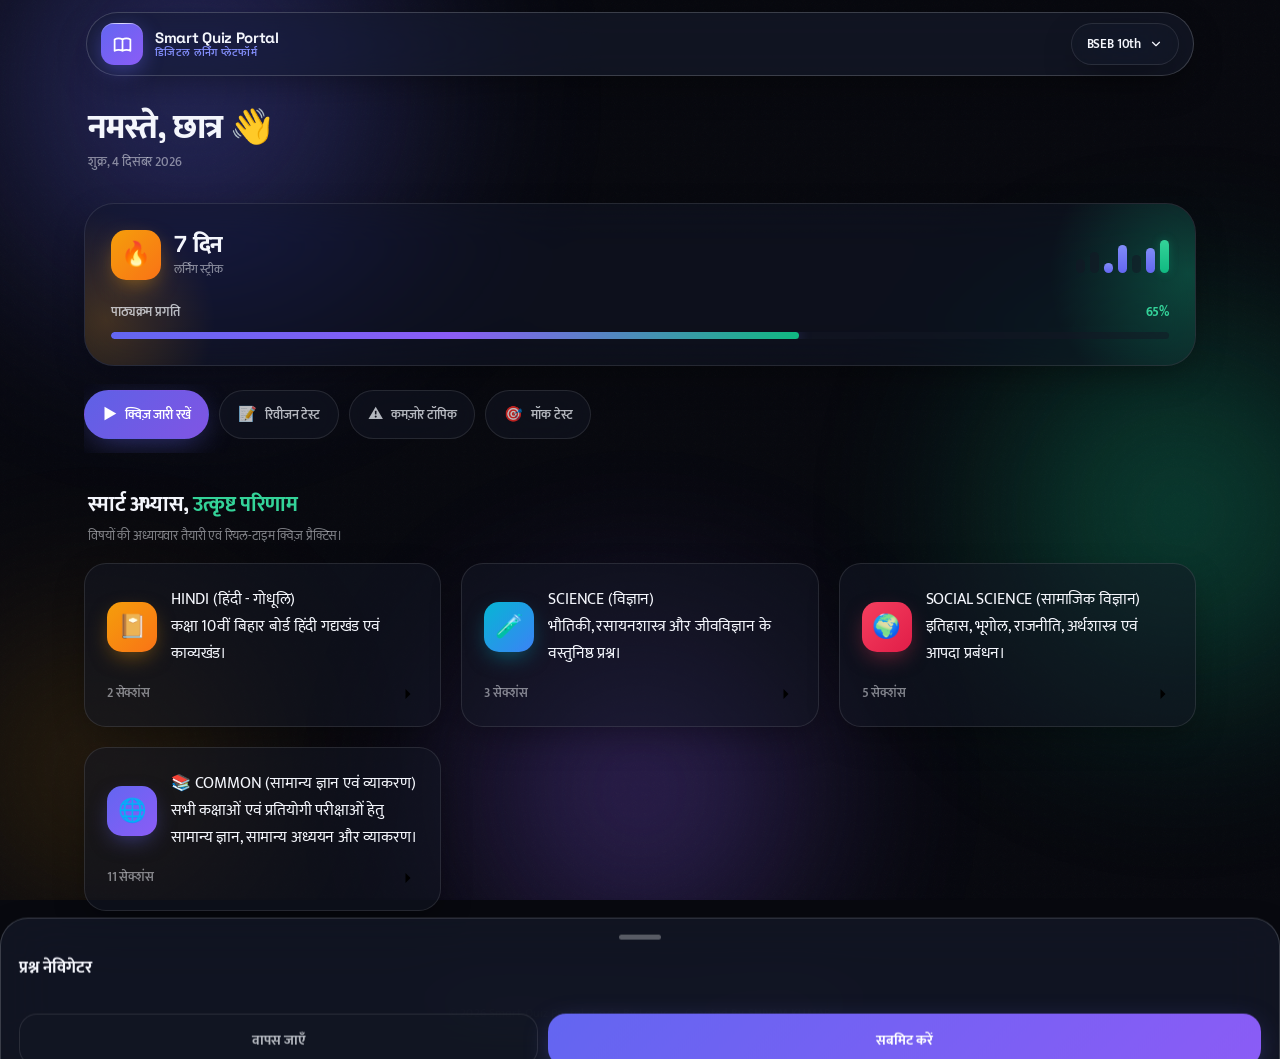
<file: indexglass.html>
<!DOCTYPE html>
<html lang="hi">
<head>
    <meta charset="UTF-8">
    <meta name="viewport" content="width=device-width, initial-scale=1.0, viewport-fit=cover">
    <title>Smart Quiz Portal — स्मार्ट अध्ययन पोर्टल</title>

    <!-- PWA -->
    <link rel="manifest" href="./manifest.json">
    <meta name="theme-color" content="#08090F">
    <meta name="apple-mobile-web-app-capable" content="yes">
    <meta name="apple-mobile-web-app-status-bar-style" content="black-translucent">
    <meta name="description" content="BSEB & CBSE board exam prep — chapter-wise quizzes, streak tracking and real-time practice.">
    <link rel="apple-touch-icon" href="./icon-192.png">

    <!-- Fonts -->
    <link rel="preconnect" href="https://fonts.googleapis.com">
    <link rel="preconnect" href="https://fonts.gstatic.com" crossorigin>
    <link href="https://fonts.googleapis.com/css2?family=Inter:wght@400;500;600;700;800;900&family=Space+Grotesk:wght@500;600;700&family=Mukta:wght@400;500;600;700;800&display=swap" rel="stylesheet">

<style>
/* ============================================================
   SMART QUIZ PORTAL — REFACTORED DESIGN SYSTEM v2
   8px spatial grid · glassmorphism · WCAG-AAA contrast
   ============================================================ */

*, *::before, *::after { box-sizing: border-box; margin: 0; padding: 0; }
h1,h2,h3,h4,h5,h6 { font-size: inherit; font-weight: inherit; }
button { font: inherit; color: inherit; background: none; border: none; cursor: pointer; }
input,select,textarea { font: inherit; color: inherit; }
img,svg { display: block; max-width: 100%; }
a { color: inherit; text-decoration: none; }
ul,ol { list-style: none; }

:root {
  --bg-dark: #08090F;
  --bg-light: #EEF1F8;

  /* glass surfaces (dark) */
  --glass-1-bg: rgba(18,21,33,0.42);
  --glass-2-bg: rgba(20,24,38,0.52);
  --glass-3-bg: rgba(24,28,44,0.62);
  --glass-4-bg: rgba(28,33,52,0.72);
  --glass-border: rgba(255,255,255,0.10);
  --glass-border-bright: rgba(255,255,255,0.18);
  --glass-border-active: rgba(255,255,255,0.30);
  --glass-hi: rgba(255,255,255,0.06);

  --blur-1: 40px; --blur-2: 24px; --blur-3: 28px; --blur-4: 18px;

  --indigo:#6366F1; --indigo-2:#818CF8;
  --violet:#8B5CF6; --violet-2:#A78BFA;
  --emerald:#10B981; --emerald-2:#34D399; --emerald-glow: rgba(16,185,129,0.30);
  --rose:#F43F5E; --rose-glow: rgba(244,63,94,0.28);
  --amber:#F59E0B; --amber-glow: rgba(245,158,11,0.30);
  --cyan:#06B6D4;

  --text-primary: #F4F6FC;
  --text-secondary: rgba(244,246,252,0.72);
  --text-muted: rgba(244,246,252,0.50);

  --shadow-contact: 0 1px 2px rgba(0,0,0,0.20);
  --shadow-depth: 0 24px 64px -16px rgba(0,0,0,0.55), 0 2px 6px rgba(0,0,0,0.25);
  --shadow-elevated: 0 12px 36px -8px rgba(0,0,0,0.40);
  --shadow-glow-i: 0 8px 30px -6px rgba(99,102,241,0.45);

  --r-sm:14px; --r-md:18px; --r-lg:22px; --r-xl:30px; --r-pill:100px;
  --ease: cubic-bezier(0.32,0.72,0,1);
  --grid: 8px;
}

[data-theme="light"] {
  --glass-1-bg: rgba(255,255,255,0.62);
  --glass-2-bg: rgba(255,255,255,0.72);
  --glass-3-bg: rgba(255,255,255,0.82);
  --glass-4-bg: rgba(255,255,255,0.90);
  --glass-border: rgba(15,23,42,0.10);
  --glass-border-bright: rgba(99,102,241,0.22);
  --glass-border-active: rgba(99,102,241,0.42);
  --glass-hi: rgba(255,255,255,0.5);
  --text-primary:#0B1220;
  --text-secondary:#475569;
  --text-muted:#94A3B8;
  --shadow-depth: 0 24px 64px -16px rgba(15,23,42,0.18), 0 2px 6px rgba(15,23,42,0.06);
  --shadow-elevated: 0 12px 36px -8px rgba(15,23,42,0.10);
}

* { -webkit-tap-highlight-color: transparent; }
html,body { margin:0; padding:0; }
body {
  font-family:'Inter','Mukta',-apple-system,BlinkMacSystemFont,system-ui,sans-serif;
  background:var(--bg-dark); color:var(--text-primary);
  min-height:100vh; overflow-x:hidden;
  -webkit-font-smoothing:antialiased; text-rendering:optimizeLegibility;
  letter-spacing:-0.011em; position:relative;
  font-feature-settings:"cv11","ss01";
}
:lang(hi), [lang="hi"] body { font-family:'Mukta','Inter',system-ui,sans-serif; }

/* ===== AURORA BACKGROUND ===== */
.aurora-bg { position:fixed; inset:0; z-index:0; overflow:hidden; background:var(--bg-dark); }
[data-theme="light"] .aurora-bg { background:var(--bg-light); }
.aurora-orb { position:absolute; border-radius:50%; filter:blur(90px); opacity:0.45; animation:drift 28s ease-in-out infinite; will-change:transform; }
[data-theme="light"] .aurora-orb { opacity:0.28; }
.aurora-orb:nth-child(1){ width:620px;height:620px; background:radial-gradient(circle,var(--indigo) 0%,transparent 70%); top:-220px;left:-120px; }
.aurora-orb:nth-child(2){ width:520px;height:520px; background:radial-gradient(circle,var(--emerald) 0%,transparent 70%); top:28%;right:-160px; animation-delay:-9s; }
.aurora-orb:nth-child(3){ width:460px;height:460px; background:radial-gradient(circle,var(--violet) 0%,transparent 70%); bottom:-120px;left:32%; animation-delay:-16s; }
.aurora-orb:nth-child(4){ width:420px;height:420px; background:radial-gradient(circle,var(--amber) 0%,transparent 70%); top:62%;left:-110px; animation-delay:-21s; opacity:0.22; }
@keyframes drift {
  0%,100%{ transform:translate(0,0) scale(1); }
  25%{ transform:translate(48px,28px) scale(1.05); }
  50%{ transform:translate(-28px,56px) scale(0.96); }
  75%{ transform:translate(40px,-22px) scale(1.02); }
}
.aurora-bg::after{
  content:""; position:absolute; inset:0; pointer-events:none;
  background-image:url("data:image/svg+xml,%3Csvg xmlns='http://www.w3.org/2000/svg' width='200' height='200'%3E%3Cfilter id='n'%3E%3CfeTurbulence baseFrequency='0.9'/%3E%3C/filter%3E%3Crect width='200' height='200' filter='url(%23n)' opacity='0.035'/%3E%3C/svg%3E");
}

/* ===== GLASS SURFACES ===== */
.glass-1{ background:var(--glass-1-bg); backdrop-filter:blur(var(--blur-1)) saturate(180%); -webkit-backdrop-filter:blur(var(--blur-1)) saturate(180%); border:1px solid var(--glass-border); box-shadow:var(--shadow-depth); }
.glass-2{ background:var(--glass-2-bg); backdrop-filter:blur(var(--blur-2)) saturate(180%); -webkit-backdrop-filter:blur(var(--blur-2)) saturate(180%); border:1px solid var(--glass-border); box-shadow:var(--shadow-elevated); }
.glass-3{ background:var(--glass-3-bg); backdrop-filter:blur(var(--blur-3)) saturate(180%); -webkit-backdrop-filter:blur(var(--blur-3)) saturate(180%); border:1px solid var(--glass-border-bright); box-shadow:var(--shadow-elevated); }
.glass-4{ background:var(--glass-4-bg); backdrop-filter:blur(var(--blur-4)) saturate(180%); -webkit-backdrop-filter:blur(var(--blur-4)) saturate(180%); border:1px solid var(--glass-border-active); box-shadow:var(--shadow-elevated), inset 0 1px 0 var(--glass-hi); }

/* ===== LAYOUT ===== */
.app-shell{ position:relative; z-index:10; max-width:1140px; margin:0 auto; padding:0 16px 64px; }
.hidden{ display:none !important; }

/* ===== FLOATING NAV ===== */
.nav-float{ position:sticky; top:12px; z-index:100; max-width:1108px; margin:12px auto 0; }
.nav-pill{ display:flex; align-items:center; justify-content:space-between; gap:12px; padding:10px 14px; border-radius:var(--r-pill); transition:all .3s var(--ease); }
.nav-brand{ display:flex; align-items:center; gap:12px; cursor:pointer; }
.nav-brand-icon{
  width:42px;height:42px; border-radius:13px; flex-shrink:0; position:relative; overflow:hidden;
  background:linear-gradient(135deg,var(--indigo),var(--violet));
  display:flex; align-items:center; justify-content:center;
  box-shadow:0 6px 20px rgba(99,102,241,0.40), inset 0 1px 0 rgba(255,255,255,0.25);
}
.nav-brand-icon::before{ content:""; position:absolute; inset:0 0 auto 0; height:1px; background:linear-gradient(90deg,transparent,rgba(255,255,255,0.7),transparent); }
.nav-brand-icon svg{ width:21px;height:21px; stroke:#fff; stroke-width:2; fill:none; stroke-linecap:round; stroke-linejoin:round; position:relative; z-index:1; }
.nav-brand-text{ display:flex; flex-direction:column; line-height:1.15; }
.nav-brand-text .name{ font-size:15px; font-weight:700; letter-spacing:-0.02em; color:var(--text-primary); font-family:'Space Grotesk','Inter',sans-serif; }
.nav-brand-text .tag{ font-size:10.5px; color:var(--indigo-2); font-weight:600; letter-spacing:0.03em; }
[data-theme="light"] .nav-brand-text .tag{ color:var(--indigo); }
.nav-actions{ display:flex; align-items:center; gap:8px; }

/* back button */
.back-btn{ display:flex; align-items:center; gap:6px; padding:9px 15px; border-radius:var(--r-pill); font-size:13px; font-weight:600; color:var(--text-primary); cursor:pointer; transition:all .3s var(--ease); animation:slideInLeft .35s var(--ease); }
.back-btn:hover{ transform:translateX(-2px); }
.back-btn:active{ transform:scale(0.97); }
.back-btn svg{ width:16px;height:16px; stroke:var(--text-secondary); stroke-width:2.5; fill:none; stroke-linecap:round; stroke-linejoin:round; }
@keyframes slideInLeft{ from{opacity:0;transform:translateX(-18px);} to{opacity:1;transform:translateX(0);} }

/* course selector */
.course-pill{ display:flex; align-items:center; gap:8px; padding:9px 15px; border-radius:var(--r-pill); font-size:13px; font-weight:600; color:var(--text-primary); cursor:pointer; user-select:none; transition:all .2s var(--ease); }
.course-pill:hover{ transform:scale(1.03); }
.course-pill:active{ transform:scale(0.97); }
.course-pill .chev{ width:14px;height:14px; transition:transform .3s var(--ease); }
.course-pill.open .chev{ transform:rotate(180deg); }
.course-dropdown{ position:absolute; top:calc(100% + 10px); right:0; width:284px; border-radius:var(--r-md); padding:6px; z-index:200; opacity:0; transform:translateY(-8px) scale(0.96); pointer-events:none; transition:all .25s var(--ease); }
.course-dropdown.open{ opacity:1; transform:translateY(0) scale(1); pointer-events:auto; }
.course-option{ display:flex; align-items:center; gap:11px; padding:11px 12px; border-radius:var(--r-sm); cursor:pointer; transition:background .15s ease; font-size:14px; font-weight:500; color:var(--text-secondary); }
.course-option:hover{ background:var(--glass-2-bg); }
.course-option.active{ background:var(--glass-3-bg); color:var(--text-primary); }
.course-option .chip{ width:10px;height:10px; border-radius:50%; flex-shrink:0; box-shadow:0 0 0 3px rgba(255,255,255,0.06); }
.course-option .check{ margin-left:auto; width:16px;height:16px; stroke:var(--indigo-2); stroke-width:3; fill:none; stroke-linecap:round; stroke-linejoin:round; opacity:0; transition:opacity .2s ease; }
.course-option.active .check{ opacity:1; }

/* icon buttons */
.icon-btn{ width:40px;height:40px; border-radius:50%; display:flex; align-items:center; justify-content:center; cursor:pointer; transition:all .2s var(--ease); position:relative; border:1px solid var(--glass-border); background:var(--glass-2-bg); backdrop-filter:blur(var(--blur-2)) saturate(180%); -webkit-backdrop-filter:blur(var(--blur-2)) saturate(180%); }
.icon-btn:hover{ transform:scale(1.08); border-color:var(--glass-border-bright); }
.icon-btn:active{ transform:scale(0.94); }
.icon-btn svg{ width:18px;height:18px; stroke:var(--text-secondary); stroke-width:2; fill:none; stroke-linecap:round; stroke-linejoin:round; }

/* ===== GREETING ===== */
.greeting{ padding:32px 4px 12px; animation:fadeInUp .5s var(--ease); }
.greeting .hello{ font-size:30px; font-weight:800; letter-spacing:-0.03em; font-family:'Space Grotesk','Mukta','Inter',sans-serif; color:var(--text-primary); line-height:1.1; }
.greeting .date{ font-size:13px; color:var(--text-muted); font-weight:500; margin-top:6px; }
@keyframes fadeInUp{ 0%{opacity:0;transform:translateY(20px);} 100%{opacity:1;transform:translateY(0);} }

/* ===== HERO STREAK CARD ===== */
.hero-card{ border-radius:var(--r-xl); padding:26px; margin:18px 0; position:relative; overflow:hidden; animation:fadeInUp .6s var(--ease) .1s forwards; }
.hero-card::before{ content:""; position:absolute; top:-44%; right:-12%; width:280px;height:280px; background:radial-gradient(circle,var(--emerald-glow) 0%,transparent 70%); pointer-events:none; }
.hero-card::after{ content:""; position:absolute; bottom:-40%; left:-8%; width:220px;height:220px; background:radial-gradient(circle,var(--amber-glow) 0%,transparent 70%); pointer-events:none; opacity:0.7; }
.hero-top{ display:flex; align-items:center; justify-content:space-between; margin-bottom:22px; position:relative; z-index:1; }
.streak-info{ display:flex; align-items:center; gap:13px; }
.streak-icon{ width:50px;height:50px; border-radius:15px; background:linear-gradient(135deg,var(--amber),#F97316); display:flex; align-items:center; justify-content:center; font-size:24px; animation:flicker 2.4s ease-in-out infinite; box-shadow:0 8px 22px -6px rgba(245,158,11,0.55); }
@keyframes flicker{ 0%,100%{transform:scale(1);} 50%{transform:scale(1.06);} }
.streak-text .v{ font-size:23px; font-weight:800; font-family:'Space Grotesk','Mukta',sans-serif; color:var(--text-primary); line-height:1.1; }
.streak-text .l{ font-size:12px; color:var(--text-muted); font-weight:500; margin-top:2px; }
.weekly-bars{ display:flex; align-items:flex-end; gap:5px; height:36px; }
.weekly-bars .bar{ width:9px; border-radius:5px; background:var(--glass-2-bg); transition:height .5s var(--ease); }
.weekly-bars .bar.active{ background:linear-gradient(180deg,var(--indigo-2),var(--indigo)); }
.weekly-bars .bar.today{ background:linear-gradient(180deg,var(--emerald-2),var(--emerald)); box-shadow:0 0 10px var(--emerald-glow); }
.progress-line{ position:relative; z-index:1; }
.progress-line .label{ display:flex; justify-content:space-between; font-size:12.5px; font-weight:600; color:var(--text-secondary); margin-bottom:9px; }
.progress-line .label .pct{ color:var(--emerald-2); font-weight:700; }
.progress-track{ height:7px; border-radius:100px; background:var(--glass-2-bg); overflow:hidden; }
.progress-fill{ height:100%; border-radius:100px; background:linear-gradient(90deg,var(--indigo),var(--violet),var(--emerald)); transition:width .9s var(--ease); box-shadow:0 0 14px rgba(99,102,241,0.45); }

/* ===== QUICK ACTIONS ===== */
.quick-actions{ display:flex; gap:10px; overflow-x:auto; padding:6px 0 14px; scrollbar-width:none; -ms-overflow-style:none; }
.quick-actions::-webkit-scrollbar{ display:none; }
.qa-pill{ display:flex; align-items:center; gap:8px; padding:11px 18px; border-radius:var(--r-pill); font-size:13px; font-weight:600; color:var(--text-secondary); white-space:nowrap; cursor:pointer; transition:all .2s var(--ease); flex-shrink:0; border:1px solid var(--glass-border); background:var(--glass-2-bg); backdrop-filter:blur(var(--blur-2)); -webkit-backdrop-filter:blur(var(--blur-2)); }
.qa-pill:hover{ transform:translateY(-2px); border-color:var(--glass-border-bright); color:var(--text-primary); }
.qa-pill:active{ transform:scale(0.96); }
.qa-pill.primary{ background:linear-gradient(135deg,rgba(99,102,241,0.95),rgba(139,92,246,0.92)); border-color:transparent; color:#fff; box-shadow:var(--shadow-glow-i); }
.qa-pill.primary:hover{ color:#fff; }
.qa-pill .icon{ font-size:15px; }

/* ===== SECTION HEAD ===== */
.section-head{ display:flex; align-items:baseline; justify-content:space-between; margin:34px 4px 16px; flex-wrap:wrap; gap:8px; animation:fadeInUp .5s var(--ease); }
.section-head h2{ font-size:21px; font-weight:700; letter-spacing:-0.02em; color:var(--text-primary); margin:0; font-family:'Space Grotesk','Mukta',sans-serif; }
.section-head p{ font-size:13px; color:var(--text-muted); margin:3px 0 0; }

/* ===== SUBJECT CARD GRID ===== */
.card-grid{ display:grid; grid-template-columns:repeat(auto-fill,minmax(0,1fr)); gap:14px; animation:fadeInUp .5s var(--ease) .05s forwards; }
@media(min-width:520px){ .card-grid{ grid-template-columns:repeat(2,1fr); } }
@media(min-width:900px){ .card-grid{ grid-template-columns:repeat(3,1fr); gap:18px; } }

.skeleton-card{ border-radius:var(--r-lg); padding:20px; min-height:130px; }
.skel-line{ height:10px; border-radius:6px; background:var(--glass-2-bg); margin-bottom:10px; }
.skel-line.w80{ width:80%; } .skel-line.w60{ width:60%; } .skel-line.w40{ width:40%; } .skel-line.w3{ width:30%; }
.skel-spinner{ width:30px;height:30px; border-radius:50%; border:3px solid var(--glass-2-bg); border-top-color:var(--indigo-2); animation:spin .8s linear infinite; margin:0 auto; }
@keyframes spin{ to{ transform:rotate(360deg); } }

.subject-card{ border-radius:var(--r-lg); padding:20px; cursor:pointer; transition:transform .25s var(--ease), box-shadow .25s var(--ease), border-color .25s var(--ease); position:relative; overflow:hidden; animation:cardIn .45s var(--ease) backwards; }
.subject-card:hover{ transform:translateY(-4px); border-color:var(--glass-border-bright); box-shadow:var(--shadow-depth); }
.subject-card:active{ transform:translateY(-1px) scale(0.99); }
@keyframes cardIn{ from{opacity:0;transform:translateY(16px);} to{opacity:1;transform:translateY(0);} }
.subject-card-top{ display:flex; align-items:center; gap:14px; margin-bottom:16px; }
.subject-card-icon{ width:50px;height:50px; border-radius:15px; display:flex; align-items:center; justify-content:center; font-size:23px; flex-shrink:0; box-shadow:inset 0 1px 0 rgba(255,255,255,0.18); }
.subject-card-icon.hindi{ background:linear-gradient(135deg,#F59E0B,#F97316); box-shadow:0 8px 22px -6px rgba(245,158,11,0.5); }
.subject-card-icon.science{ background:linear-gradient(135deg,#06B6D4,#3B82F6); box-shadow:0 8px 22px -6px rgba(6,182,212,0.5); }
.subject-card-icon.math{ background:linear-gradient(135deg,#8B5CF6,#6366F1); box-shadow:0 8px 22px -6px rgba(139,92,246,0.5); }
.subject-card-icon.english{ background:linear-gradient(135deg,#10B981,#059669); box-shadow:0 8px 22px -6px rgba(16,185,129,0.5); }
.subject-card-icon.social{ background:linear-gradient(135deg,#F43F5E,#E11D48); box-shadow:0 8px 22px -6px rgba(244,63,94,0.5); }
.subject-card-icon.common{ background:linear-gradient(135deg,#6366F1,#8B5CF6); box-shadow:0 8px 22px -6px rgba(99,102,241,0.5); }
.subject-card-icon.org{ background:linear-gradient(135deg,#0EA5E9,#2563EB); box-shadow:0 8px 22px -6px rgba(14,165,233,0.5); }
.subject-card .title{ font-size:16px; font-weight:700; color:var(--text-primary); letter-spacing:-0.01em; line-height:1.25; }
.subject-card-foot{ display:flex; align-items:center; justify-content:space-between; }
.subject-card .count{ font-size:12.5px; color:var(--text-muted); font-weight:600; display:flex; align-items:center; gap:6px; }
.subject-card .chevron{ width:20px;height:20px; color:var(--text-muted); transition:transform .25s var(--ease); flex-shrink:0; }
.subject-card:hover .chevron{ transform:translateX(3px); color:var(--indigo-2); }

/* ===== CHAPTER LIST ===== */
.chapter-list{ display:flex; flex-direction:column; gap:10px; animation:fadeInUp .4s var(--ease); }
.chapter-row{ border-radius:var(--r-md); padding:16px 18px; display:flex; align-items:center; gap:14px; cursor:pointer; transition:all .2s var(--ease); animation:cardIn .4s var(--ease) backwards; }
.chapter-row:hover{ transform:translateX(3px); border-color:var(--glass-border-bright); }
.chapter-row:active{ transform:scale(0.99); }
.chapter-num{ width:38px;height:38px; border-radius:11px; flex-shrink:0; display:flex; align-items:center; justify-content:center; font-size:14px; font-weight:800; font-family:'Space Grotesk',sans-serif; background:var(--glass-3-bg); color:var(--text-primary); border:1px solid var(--glass-border); }
.chapter-body{ flex:1; min-width:0; }
.chapter-body .title{ font-size:15px; font-weight:600; color:var(--text-primary); line-height:1.3; overflow:hidden; text-overflow:ellipsis; white-space:nowrap; }
.chapter-body .status{ font-size:12px; color:var(--text-muted); font-weight:500; margin-top:3px; display:flex; align-items:center; gap:6px; }
.chapter-play{ width:34px;height:34px; border-radius:50%; flex-shrink:0; display:flex; align-items:center; justify-content:center; background:linear-gradient(135deg,rgba(99,102,241,0.92),rgba(139,92,246,0.92)); box-shadow:0 6px 18px -6px rgba(99,102,241,0.5); transition:transform .2s var(--ease); }
.chapter-row:hover .chapter-play{ transform:scale(1.08); }
.chapter-play svg{ width:15px;height:15px; fill:#fff; }

/* ===== QUIZ ENGINE ===== */
.quiz-shell{ position:relative; z-index:10; max-width:760px; margin:0 auto; padding:22px 16px 64px; }
.quiz-panel{ border-radius:var(--r-xl); padding:0; overflow:hidden; animation:fadeInUp .5s var(--ease); }

/* start screen */
.start-screen{ padding:44px 28px 36px; text-align:center; display:flex; flex-direction:column; align-items:center; gap:16px; animation:fadeInUp .5s var(--ease); }
.start-icon{ width:72px;height:72px; border-radius:22px; background:linear-gradient(135deg,var(--indigo),var(--violet)); display:flex; align-items:center; justify-content:center; font-size:34px; box-shadow:0 14px 34px -8px rgba(99,102,241,0.55); margin-bottom:4px; }
.start-title{ font-size:25px; font-weight:800; letter-spacing:-0.02em; font-family:'Space Grotesk','Mukta',sans-serif; color:var(--text-primary); }
.start-subtitle{ font-size:14px; color:var(--text-secondary); font-weight:500; max-width:480px; }
.start-desc{ font-size:13px; color:var(--text-muted); max-width:440px; }
.btn-start{ padding:14px 34px; border-radius:var(--r-pill); font-size:15px; font-weight:700; color:#fff; cursor:pointer; background:linear-gradient(135deg,var(--indigo),var(--violet)); box-shadow:var(--shadow-glow-i); transition:all .2s var(--ease); margin-top:8px; }
.btn-start:hover{ transform:translateY(-2px); box-shadow:0 12px 34px -6px rgba(99,102,241,0.6); }
.btn-start:active{ transform:scale(0.97); }

/* quiz info strip */
.quiz-info-strip{ display:flex; align-items:center; justify-content:space-between; gap:12px; padding:16px 22px; border-bottom:1px solid var(--glass-border); flex-wrap:wrap; }
.info-chip{ display:flex; align-items:center; gap:8px; font-size:13px; font-weight:600; color:var(--text-secondary); }
.info-chip .icon{ font-size:15px; }
.lang-pills{ display:flex; gap:6px; }
.lang-pill{ padding:6px 13px; border-radius:var(--r-pill); font-size:12px; font-weight:700; cursor:pointer; border:1px solid var(--glass-border); color:var(--text-muted); transition:all .2s var(--ease); user-select:none; }
.lang-pill:hover{ border-color:var(--glass-border-bright); }
.lang-pill.active{ background:var(--glass-3-bg); color:var(--text-primary); border-color:var(--glass-border-active); }

/* quiz header */
.quiz-header{ padding:20px 22px 14px; border-bottom:1px solid var(--glass-border); }
.quiz-header-top{ display:flex; align-items:center; justify-content:space-between; gap:12px; margin-bottom:14px; }
.q-counter{ font-size:13px; font-weight:600; color:var(--text-muted); }
.q-counter .current{ color:var(--indigo-2); font-weight:800; font-size:16px; font-family:'Space Grotesk',sans-serif; }
.q-score{ display:flex; align-items:center; gap:8px; }
.score-pill{ display:flex; align-items:center; gap:6px; padding:6px 12px; border-radius:var(--r-pill); font-size:12px; font-weight:700; color:var(--text-secondary); background:var(--glass-2-bg); border:1px solid var(--glass-border); }
.score-pill .v{ color:var(--emerald-2); font-family:'Space Grotesk',sans-serif; font-size:14px; }
.seg-progress{ display:flex; gap:4px; }
.seg{ flex:1; height:5px; border-radius:100px; background:var(--glass-2-bg); transition:background .3s var(--ease); }
.seg.correct{ background:linear-gradient(90deg,var(--emerald),var(--emerald-2)); }
.seg.wrong{ background:linear-gradient(90deg,var(--rose),#FB7185); }
.seg.skipped{ background:var(--amber); }

/* quiz body + question */
.quiz-body{ padding:26px 22px 22px; }
.question-card{ animation:fadeQ .4s var(--ease); }
.question-card.fade-in{ animation:fadeQ .45s var(--ease); }
@keyframes fadeQ{ from{opacity:0;transform:translateY(12px);} to{opacity:1;transform:translateY(0);} }
.question-hi{ font-size:18px; font-weight:700; color:var(--text-primary); line-height:1.5; letter-spacing:-0.01em; font-family:'Mukta','Inter',sans-serif; }
.question-en{ font-size:15px; font-weight:500; color:var(--text-secondary); line-height:1.5; margin-top:10px; font-style:italic; }

.options-container{ display:flex; flex-direction:column; gap:10px; margin-top:24px; }
.option-btn{ display:flex; align-items:center; gap:13px; padding:15px 16px; border-radius:var(--r-md); cursor:pointer; transition:all .2s var(--ease); border:1px solid var(--glass-border); background:var(--glass-2-bg); text-align:left; width:100%; animation:cardIn .4s var(--ease) backwards; }
.option-btn:hover:not(.disabled-opt){ transform:translateY(-2px); border-color:var(--glass-border-bright); background:var(--glass-3-bg); }
.option-btn:active:not(.disabled-opt){ transform:scale(0.99); }
.option-btn.disabled-opt{ cursor:default; }
.option-letter{ width:30px;height:30px; border-radius:9px; flex-shrink:0; display:flex; align-items:center; justify-content:center; font-size:13px; font-weight:800; font-family:'Space Grotesk',sans-serif; background:var(--glass-3-bg); color:var(--text-secondary); border:1px solid var(--glass-border); transition:all .2s var(--ease); }
.option-text{ flex:1; font-size:14.5px; font-weight:500; color:var(--text-primary); line-height:1.4; }
.option-icon{ width:22px;height:22px; flex-shrink:0; opacity:0; transition:opacity .25s var(--ease); }
.option-btn.correct{ border-color:rgba(16,185,129,0.55); background:rgba(16,185,129,0.14); box-shadow:0 0 0 1px rgba(16,185,129,0.3); }
.option-btn.correct .option-letter{ background:linear-gradient(135deg,var(--emerald),var(--emerald-2)); color:#04130D; border-color:transparent; }
.option-btn.correct .option-icon{ opacity:1; }
.option-btn.wrong{ border-color:rgba(244,63,94,0.55); background:rgba(244,63,94,0.14); box-shadow:0 0 0 1px rgba(244,63,94,0.3); }
.option-btn.wrong .option-letter{ background:linear-gradient(135deg,var(--rose),#FB7185); color:#1A0309; border-color:transparent; }
.option-btn.wrong .option-icon{ opacity:1; }
.option-btn.disabled-opt:not(.correct):not(.wrong){ opacity:0.55; }

/* quiz footer */
.quiz-footer{ display:flex; gap:10px; padding:16px 22px 22px; border-top:1px solid var(--glass-border); }
.btn-skip{ flex:1; padding:14px; border-radius:var(--r-md); font-size:14px; font-weight:700; color:var(--text-secondary); cursor:pointer; border:1px solid var(--glass-border); background:var(--glass-2-bg); transition:all .2s var(--ease); }
.btn-skip:hover{ color:var(--text-primary); border-color:var(--glass-border-bright); }
.btn-skip:active{ transform:scale(0.98); }
.btn-next{ flex:1.4; padding:14px; border-radius:var(--r-md); font-size:14px; font-weight:700; color:#fff; cursor:pointer; background:linear-gradient(135deg,var(--indigo),var(--violet)); box-shadow:var(--shadow-glow-i); transition:all .2s var(--ease); display:flex; align-items:center; justify-content:center; gap:8px; }
.btn-next:hover{ transform:translateY(-2px); }
.btn-next:active{ transform:scale(0.98); }
.btn-next:disabled{ opacity:0.45; cursor:not-allowed; transform:none; box-shadow:none; }

/* swipe hint */
.swipe-hint{ text-align:center; font-size:11px; color:var(--text-muted); font-weight:500; padding:8px 0 4px; letter-spacing:0.02em; }

/* ===== RESULT SCREEN ===== */
.result-screen{ padding:40px 26px 32px; display:flex; flex-direction:column; align-items:center; gap:18px; animation:fadeInUp .5s var(--ease); text-align:center; }
.result-chapter{ font-size:13px; font-weight:600; color:var(--text-muted); }
.result-complete{ font-size:15px; font-weight:700; color:var(--emerald-2); display:flex; align-items:center; gap:8px; }
.score-ring-wrap{ position:relative; width:190px;height:190px; }
.score-ring{ transform:rotate(-90deg); }
.ring-bg{ fill:none; stroke:var(--glass-2-bg); stroke-width:10; }
.ring-fill{ fill:none; stroke-width:10; stroke-linecap:round; transition:stroke-dashoffset 1.1s var(--ease); filter:drop-shadow(0 0 8px rgba(99,102,241,0.4)); }
.score-center{ position:absolute; inset:0; display:flex; flex-direction:column; align-items:center; justify-content:center; gap:2px; }
.score-pct{ font-size:42px; font-weight:800; font-family:'Space Grotesk',sans-serif; color:var(--text-primary); line-height:1; }
.score-grade{ font-size:13px; font-weight:700; letter-spacing:0.08em; text-transform:uppercase; color:var(--indigo-2); }
.result-sub{ font-size:14px; color:var(--text-secondary); font-weight:500; }
.stat-tiles{ display:flex; gap:10px; width:100%; max-width:420px; }
.stat-tile{ flex:1; padding:14px 10px; border-radius:var(--r-md); border:1px solid var(--glass-border); background:var(--glass-2-bg); display:flex; flex-direction:column; align-items:center; gap:6px; }
.stat-icon{ font-size:18px; }
.stat-val{ font-size:19px; font-weight:800; font-family:'Space Grotesk',sans-serif; color:var(--text-primary); }
.stat-label{ font-size:11px; font-weight:600; color:var(--text-muted); }
.result-msg{ font-size:14px; color:var(--text-secondary); font-weight:500; max-width:420px; }
.result-actions{ display:flex; gap:10px; width:100%; max-width:420px; }
.btn-action-primary{ flex:1; padding:14px; border-radius:var(--r-md); font-size:14px; font-weight:700; color:#fff; cursor:pointer; background:linear-gradient(135deg,var(--indigo),var(--violet)); box-shadow:var(--shadow-glow-i); transition:all .2s var(--ease); }
.btn-action-primary:hover{ transform:translateY(-2px); }
.btn-action-ghost{ flex:1; padding:14px; border-radius:var(--r-md); font-size:14px; font-weight:700; color:var(--text-secondary); cursor:pointer; border:1px solid var(--glass-border); background:var(--glass-2-bg); transition:all .2s var(--ease); }
.btn-action-ghost:hover{ color:var(--text-primary); border-color:var(--glass-border-bright); }
.btn-action-primary:active,.btn-action-ghost:active{ transform:scale(0.98); }

/* ===== BOTTOM SHEET ===== */
.sheet-overlay{ position:fixed; inset:0; background:rgba(4,6,12,0.55); backdrop-filter:blur(4px); -webkit-backdrop-filter:blur(4px); z-index:300; opacity:0; pointer-events:none; transition:opacity .3s var(--ease); }
.sheet-overlay.open{ opacity:1; pointer-events:auto; }
.bottom-sheet{ position:fixed; left:0; right:0; bottom:0; z-index:310; border-radius:28px 28px 0 0; padding:10px 18px 26px; transform:translateY(110%); transition:transform .4s var(--ease); max-height:82vh; overflow-y:auto; }
.bottom-sheet.open{ transform:translateY(0); }
.sheet-handle{ width:42px;height:5px; border-radius:100px; background:var(--glass-border-active); margin:6px auto 14px; }
.sheet-title{ font-size:17px; font-weight:700; color:var(--text-primary); font-family:'Space Grotesk','Mukta',sans-serif; }
.sheet-sub{ font-size:13px; color:var(--text-muted); font-weight:500; margin-top:4px; margin-bottom:14px; }
.sheet-actions{ display:flex; gap:10px; margin-top:18px; }
.nav-grid{ display:grid; grid-template-columns:repeat(auto-fill,minmax(42px,1fr)); gap:8px; }
.nav-cell{ aspect-ratio:1; border-radius:11px; display:flex; align-items:center; justify-content:center; font-size:13px; font-weight:700; font-family:'Space Grotesk',sans-serif; cursor:pointer; border:1px solid var(--glass-border); background:var(--glass-2-bg); color:var(--text-secondary); transition:all .15s var(--ease); }
.nav-cell:hover{ border-color:var(--glass-border-bright); }
.nav-cell.correct{ background:rgba(16,185,129,0.18); border-color:rgba(16,185,129,0.5); color:var(--emerald-2); }
.nav-cell.wrong{ background:rgba(244,63,94,0.18); border-color:rgba(244,63,94,0.5); color:#FB7185; }
.nav-cell.skipped{ background:rgba(245,158,11,0.16); border-color:rgba(245,158,11,0.45); color:var(--amber); }
.nav-cell.current{ box-shadow:0 0 0 2px var(--indigo-2); }

/* ===== DEV MODAL ===== */
.dev-modal-bg{ position:fixed; inset:0; background:rgba(4,6,12,0.6); backdrop-filter:blur(6px); -webkit-backdrop-filter:blur(6px); z-index:400; display:flex; align-items:center; justify-content:center; padding:24px; opacity:0; pointer-events:none; transition:opacity .3s var(--ease); }
.dev-modal-bg.open{ opacity:1; pointer-events:auto; }
.dev-modal{ max-width:380px; width:100%; border-radius:var(--r-xl); padding:32px 26px; text-align:center; transform:scale(0.92) translateY(10px); transition:transform .35s var(--ease); }
.dev-modal-bg.open .dev-modal{ transform:scale(1) translateY(0); }
.dev-modal-icon{ width:64px;height:64px; border-radius:20px; margin:0 auto 16px; background:linear-gradient(135deg,var(--amber),#F97316); display:flex; align-items:center; justify-content:center; font-size:30px; box-shadow:0 12px 30px -8px rgba(245,158,11,0.5); }
.dev-modal h3{ font-size:19px; font-weight:700; color:var(--text-primary); font-family:'Space Grotesk','Mukta',sans-serif; margin-bottom:10px; }
.dev-modal p{ font-size:14px; color:var(--text-secondary); line-height:1.55; margin-bottom:20px; }

/* ===== FOOTER ===== */
.app-footer{ position:relative; z-index:10; text-align:center; padding:28px 16px 36px; font-size:12px; color:var(--text-muted); font-weight:500; letter-spacing:0.01em; }

/* ===== MOBILE-FIRST OPTIMIZATION ===== */
/* Safe-area insets for notched phones (iPhone X+, Android punch-hole) */
:root{
  --safe-top: env(safe-area-inset-top, 0px);
  --safe-bottom: env(safe-area-inset-bottom, 0px);
  --safe-left: env(safe-area-inset-left, 0px);
  --safe-right: env(safe-area-inset-right, 0px);
}

/* Prevent iOS Safari auto-zoom on input focus (must be >=16px) */
input, select, textarea{ font-size:16px; }

/* Disable double-tap-to-zoom delay on touch targets (iOS 300ms) */
button, .option-btn, .subject-card, .chapter-row, .course-pill,
.course-option, .qa-pill, .lang-pill, .nav-cell, .nav-brand, .back-btn{
  -webkit-tap-highlight-color: transparent;
  touch-action: manipulation;
  -webkit-touch-callout: none;
  user-select: none;
}

/* Smooth momentum scrolling on iOS */
.quick-actions, .bottom-sheet, .chapter-list, .nav-grid{
  -webkit-overflow-scrolling: touch;
  overscroll-behavior: contain;
}

/* Body: account for safe areas, prevent horizontal scroll & bounce */
body{
  padding-left: var(--safe-left);
  padding-right: var(--safe-right);
  overscroll-behavior-y: none;
}

/* ===== TABLET (<=768px) ===== */
@media(max-width:768px){
  .app-shell{ padding:0 14px 56px; }
  .nav-float{ top: calc(8px + var(--safe-top)); margin:8px auto 0; }
  .nav-pill{ padding:9px 12px; gap:8px; }
  .nav-brand-icon{ width:38px; height:38px; border-radius:11px; }
  .nav-brand-icon svg{ width:19px; height:19px; }
  .nav-brand-text .name{ font-size:14px; }
  .course-pill{ padding:8px 12px; font-size:12.5px; }
  .course-dropdown{ width:260px; }
  .greeting{ padding:24px 2px 10px; }
  .greeting .hello{ font-size:27px; }
  .hero-card{ padding:22px; }
  .streak-icon{ width:46px; height:46px; font-size:22px; }
  .streak-text .v{ font-size:21px; }
  .section-head h2{ font-size:19px; }
  .card-grid{ gap:12px; }
  .subject-card{ padding:18px; }
  .subject-card-icon{ width:46px; height:46px; font-size:21px; }
  .subject-card .title{ font-size:15px; }
  .quiz-shell{ padding:18px 14px calc(56px + var(--safe-bottom)); }
  .quiz-panel{ border-radius:var(--r-lg); }
  .start-screen{ padding:36px 20px 28px; }
  .start-icon{ width:64px; height:64px; font-size:30px; }
  .start-title{ font-size:22px; }
  .quiz-info-strip{ padding:14px 16px; }
  .quiz-header{ padding:18px 16px 12px; }
  .quiz-body{ padding:22px 16px 18px; }
  .quiz-footer{ padding:14px 16px calc(16px + var(--safe-bottom)); }
  .question-hi{ font-size:17px; line-height:1.45; }
  .question-en{ font-size:14px; }
  .option-btn{ padding:14px 14px; min-height:52px; }
  .option-text{ font-size:14px; }
  .option-letter{ width:28px; height:28px; font-size:12.5px; }
  .btn-skip, .btn-next{ padding:13px; font-size:13.5px; }
  .result-screen{ padding:32px 20px 28px; }
  .score-ring-wrap{ width:168px; height:168px; }
  .score-pct{ font-size:38px; }
  .stat-tile{ padding:12px 8px; }
  .stat-val{ font-size:17px; }
  .dev-modal{ padding:28px 22px; }
  .dev-modal h3{ font-size:17px; }
  .dev-modal p{ font-size:13.5px; }
  .bottom-sheet{ padding:10px 16px calc(24px + var(--safe-bottom)); border-radius:24px 24px 0 0; }
  .app-footer{ padding:24px 16px calc(32px + var(--safe-bottom)); }
}

/* ===== MOBILE (<=480px) ===== */
@media(max-width:480px){
  .app-shell{ padding:0 12px 48px; }
  .nav-float{ margin:6px auto 0; }
  .nav-pill{ padding:8px 10px; gap:6px; }
  .nav-brand{ gap:9px; }
  .nav-brand-icon{ width:36px; height:36px; border-radius:10px; }
  .nav-brand-icon svg{ width:18px; height:18px; }
  .nav-brand-text .name{ font-size:13.5px; }
  .nav-brand-text .tag{ display:none; }
  .back-btn{ padding:8px 12px; font-size:12.5px; }
  .back-btn span{ display:none; }  /* icon-only on very small screens */
  .course-pill{ padding:8px 11px; font-size:12px; gap:6px; }
  .course-pill .chev{ width:13px; height:13px; }
  .course-dropdown{ width:calc(100vw - 28px); max-width:280px; }
  .greeting{ padding:20px 2px 8px; }
  .greeting .hello{ font-size:24px; }
  .greeting .date{ font-size:12px; }
  .hero-card{ padding:18px; border-radius:var(--r-lg); margin:14px 0; }
  .hero-top{ margin-bottom:18px; }
  .streak-info{ gap:11px; }
  .streak-icon{ width:44px; height:44px; font-size:21px; border-radius:13px; }
  .streak-text .v{ font-size:19px; }
  .streak-text .l{ font-size:11px; }
  .weekly-bars{ height:30px; gap:4px; }
  .weekly-bars .bar{ width:7px; }
  .progress-line .label{ font-size:11.5px; margin-bottom:7px; }
  .progress-track{ height:6px; }
  .quick-actions{ gap:8px; padding:4px 0 12px; }
  .qa-pill{ padding:10px 15px; font-size:12.5px; }
  .qa-pill .icon{ font-size:14px; }
  .section-head{ margin:26px 2px 12px; }
  .section-head h2{ font-size:17.5px; }
  .section-head p{ font-size:12px; }
  .card-grid{ grid-template-columns:1fr; gap:10px; }
  .subject-card{ padding:16px; border-radius:var(--r-md); }
  .subject-card-top{ gap:12px; margin-bottom:13px; }
  .subject-card-icon{ width:44px; height:44px; font-size:20px; border-radius:13px; }
  .subject-card .title{ font-size:14.5px; }
  .subject-card .count{ font-size:11.5px; }
  .chapter-row{ padding:14px 14px; gap:12px; border-radius:var(--r-sm); }
  .chapter-num{ width:36px; height:36px; font-size:13px; }
  .chapter-body .title{ font-size:14px; }
  .chapter-body .status{ font-size:11.5px; }
  .chapter-play{ width:32px; height:32px; }
  .quiz-shell{ padding:16px 12px calc(48px + var(--safe-bottom)); }
  .quiz-panel{ border-radius:var(--r-lg); }
  .start-screen{ padding:30px 18px 24px; gap:14px; }
  .start-icon{ width:60px; height:60px; font-size:28px; border-radius:18px; }
  .start-title{ font-size:20px; }
  .start-subtitle{ font-size:13px; }
  .start-desc{ font-size:12px; }
  .btn-start{ padding:13px 28px; font-size:14px; }
  .quiz-info-strip{ padding:12px 14px; gap:8px; }
  .info-chip{ font-size:12px; }
  .lang-pill{ padding:6px 11px; font-size:11.5px; }
  .quiz-header{ padding:16px 14px 11px; }
  .quiz-header-top{ margin-bottom:12px; }
  .q-counter{ font-size:12px; }
  .q-counter .current{ font-size:15px; }
  .score-pill{ padding:5px 10px; font-size:11.5px; }
  .score-pill .v{ font-size:13px; }
  .seg{ height:4px; }
  .quiz-body{ padding:20px 14px 16px; }
  .question-hi{ font-size:16px; line-height:1.45; }
  .question-en{ font-size:13.5px; margin-top:8px; }
  .options-container{ gap:9px; margin-top:20px; }
  .option-btn{ padding:13px 13px; min-height:50px; gap:11px; border-radius:var(--r-sm); }
  .option-text{ font-size:13.5px; line-height:1.35; }
  .option-letter{ width:27px; height:27px; font-size:12px; border-radius:8px; }
  .option-icon{ width:20px; height:20px; }
  .quiz-footer{ gap:8px; padding:12px 14px calc(14px + var(--safe-bottom)); }
  .btn-skip, .btn-next{ padding:12px; font-size:13px; border-radius:var(--r-sm); }
  .btn-next{ flex:1.3; }
  .swipe-hint{ font-size:10.5px; padding:6px 0 2px; }
  .result-screen{ padding:28px 18px 24px; gap:15px; }
  .result-chapter{ font-size:12px; }
  .result-complete{ font-size:14px; }
  .score-ring-wrap{ width:150px; height:150px; }
  .ring-bg, .ring-fill{ stroke-width:9; }
  .score-pct{ font-size:34px; }
  .score-grade{ font-size:12px; }
  .result-sub{ font-size:13px; }
  .stat-tiles{ gap:8px; }
  .stat-tile{ padding:11px 6px; gap:4px; }
  .stat-icon{ font-size:16px; }
  .stat-val{ font-size:16px; }
  .stat-label{ font-size:10.5px; }
  .result-msg{ font-size:13px; }
  .result-actions{ gap:8px; }
  .btn-action-primary, .btn-action-ghost{ padding:12px; font-size:13px; border-radius:var(--r-sm); }
  .dev-modal-bg{ padding:20px; }
  .dev-modal{ padding:26px 20px; border-radius:var(--r-lg); }
  .dev-modal-icon{ width:56px; height:56px; font-size:26px; border-radius:17px; }
  .dev-modal h3{ font-size:17px; }
  .dev-modal p{ font-size:13px; line-height:1.5; margin-bottom:18px; }
  .btn-start{ padding:13px; font-size:14px; }
  .bottom-sheet{ padding:8px 14px calc(20px + var(--safe-bottom)); border-radius:22px 22px 0 0; max-height:88vh; }
  .sheet-handle{ width:38px; margin:5px auto 12px; }
  .sheet-title{ font-size:16px; }
  .sheet-sub{ font-size:12px; margin-bottom:12px; }
  .nav-grid{ grid-template-columns:repeat(auto-fill,minmax(38px,1fr)); gap:7px; }
  .nav-cell{ font-size:12px; border-radius:10px; }
  .sheet-actions{ gap:8px; margin-top:16px; }
  .sheet-actions .btn-skip, .sheet-actions .btn-next{ padding:12px; font-size:13px; }
  .app-footer{ font-size:11px; padding:22px 14px calc(28px + var(--safe-bottom)); }
}

/* ===== SMALL MOBILE (<=360px) ===== */
@media(max-width:360px){
  .nav-brand-text .name{ font-size:12.5px; }
  .course-pill{ padding:7px 9px; font-size:11.5px; }
  .greeting .hello{ font-size:22px; }
  .hero-card{ padding:16px; }
  .streak-info{ gap:9px; }
  .streak-icon{ width:40px; height:40px; font-size:19px; }
  .streak-text .v{ font-size:17px; }
  .weekly-bars{ height:26px; }
  .weekly-bars .bar{ width:6px; }
  .question-hi{ font-size:15px; }
  .option-text{ font-size:13px; }
  .score-ring-wrap{ width:140px; height:140px; }
  .score-pct{ font-size:31px; }
  .start-title{ font-size:19px; }
}

/* ===== DESKTOP (>=900px) ===== */
@media(min-width:900px){
  .quiz-shell{ max-width:780px; padding-top:36px; }
  .greeting .hello{ font-size:34px; }
  .app-shell{ padding:0 24px 64px; }
}
@media(min-width:1200px){
  .app-shell{ max-width:1160px; }
  .card-grid{ gap:20px; }
  .subject-card{ padding:22px; }
}

/* ===== TOUCH-SPECIFIC (hover-capable false) ===== */
@media(hover:none) and (pointer:coarse){
  /* Remove hover transforms on pure touch — they stick after tap */
  .subject-card:hover,
  .chapter-row:hover,
  .qa-pill:hover,
  .option-btn:hover:not(.disabled-opt),
  .course-pill:hover,
  .icon-btn:hover,
  .btn-start:hover,
  .btn-next:hover,
  .btn-action-primary:hover,
  .chapter-row:hover .chapter-play{ transform:none; }
  /* Active/pressed feedback instead */
  .subject-card:active{ transform:scale(0.98); }
  .chapter-row:active{ transform:scale(0.99); }
  .option-btn:active:not(.disabled-opt){ transform:scale(0.99); }
  .qa-pill:active{ transform:scale(0.95); }
}

/* ===== LANDSCAPE PHONE ===== */
@media(max-height:480px) and (orientation:landscape){
  .nav-float{ top:calc(4px + var(--safe-top)); margin:4px auto 0; }
  .greeting{ padding:12px 2px 6px; }
  .greeting .hello{ font-size:20px; }
  .hero-card{ padding:16px; margin:10px 0; }
  .hero-top{ margin-bottom:14px; }
  .start-screen{ padding:20px 18px 18px; }
  .start-icon{ width:52px; height:52px; font-size:24px; }
  .bottom-sheet{ max-height:92vh; }
}

/* reduced motion */
@media(prefers-reduced-motion:reduce){
  *{ animation-duration:.01ms !important; animation-iteration-count:1 !important; transition-duration:.01ms !important; }
  .aurora-orb{ animation:none; }
  .streak-icon{ animation:none; }
}

/* focus visibility */
:focus-visible{ outline:2px solid var(--indigo-2); outline-offset:2px; border-radius:8px; }

/* Disable text selection on UI chrome (allow on question text) */
.nav-float, .quick-actions, .quiz-footer, .sheet-actions, .result-actions,
.course-dropdown, .bottom-sheet, .dev-modal-bg, .app-footer{ -webkit-user-select:none; user-select:none; }
.question-hi, .question-en, .option-text{ -webkit-user-select:text; user-select:text; }
</style>
</head>

<body data-theme="dark">

<!-- AURORA BACKGROUND -->
<div class="aurora-bg" aria-hidden="true">
    <div class="aurora-orb"></div>
    <div class="aurora-orb"></div>
    <div class="aurora-orb"></div>
    <div class="aurora-orb"></div>
</div>

<!-- FLOATING NAVIGATION -->
<header class="nav-float">
    <div class="nav-pill glass-3">
        <div class="nav-brand" onclick="goHome()" role="button" tabindex="0" aria-label="Home">
            <div class="nav-brand-icon">
                <svg viewBox="0 0 24 24"><path d="M12 6.253v13m0-13C10.832 5.477 9.246 5 7.5 5S4.168 5.477 3 6.253v13C4.168 18.477 5.754 18 7.5 18s3.332.477 4.5 1.253m0-13C13.168 5.477 14.754 5 16.5 5c1.747 0 3.332.477 4.5 1.253v13C19.832 18.477 18.247 18 16.5 18c-1.746 0-3.332.477-4.5 1.253"/></svg>
            </div>
            <div class="nav-brand-text">
                <span class="name">Smart Quiz Portal</span>
                <span class="tag">डिजिटल लर्निंग प्लेटफॉर्म</span>
            </div>
        </div>
        <div class="nav-actions">
            <button id="back-btn" onclick="handleNavigationBack()" class="back-btn glass-2 hidden" aria-label="वापस">
                <svg viewBox="0 0 24 24"><path d="M15 18l-6-6 6-6"/></svg>
                <span>वापस</span>
            </button>
            <div class="course-pill glass-2" id="course-pill" onclick="toggleCourseDropdown(event)" role="button" tabindex="0" aria-haspopup="listbox">
                <span id="course-label">BSEB 10th</span>
                <svg class="chev" viewBox="0 0 24 24" fill="none" stroke="currentColor" stroke-width="2" stroke-linecap="round" stroke-linejoin="round"><path d="M6 9l6 6 6-6"/></svg>
            </div>
            <div class="course-dropdown glass-3" id="course-dropdown" role="listbox">
                <div class="course-option active" data-course="bseb10" onclick="selectCourse('bseb10')">
                    <div class="chip" style="background:var(--indigo)"></div>
                    <span>BSEB 10th</span>
                    <svg class="check" viewBox="0 0 24 24"><polyline points="20 6 9 17 4 12"/></svg>
                </div>
                <div class="course-option" data-course="bseb11" onclick="selectCourse('bseb11')">
                    <div class="chip" style="background:var(--violet)"></div>
                    <span>BSEB 11th</span>
                    <svg class="check" viewBox="0 0 24 24"><polyline points="20 6 9 17 4 12"/></svg>
                </div>
                <div class="course-option" data-course="bseb9" onclick="selectCourse('bseb9')">
                    <div class="chip" style="background:var(--emerald)"></div>
                    <span>BSEB 9th</span>
                    <svg class="check" viewBox="0 0 24 24"><polyline points="20 6 9 17 4 12"/></svg>
                </div>
                <div class="course-option" data-course="cbse10" onclick="selectCourse('cbse10')">
                    <div class="chip" style="background:var(--cyan)"></div>
                    <span>CBSE 10th</span>
                    <svg class="check" viewBox="0 0 24 24"><polyline points="20 6 9 17 4 12"/></svg>
                </div>
                <div class="course-option" data-course="cbse9" onclick="selectCourse('cbse9')">
                    <div class="chip" style="background:var(--rose)"></div>
                    <span>CBSE 9th</span>
                    <svg class="check" viewBox="0 0 24 24"><polyline points="20 6 9 17 4 12"/></svg>
                </div>
            </div>
        </div>
    </div>
</header>

<!-- DASHBOARD VIEW -->
<main id="portal-dashboard" class="app-shell">
    <div class="greeting">
        <div class="hello">नमस्ते, छात्र 👋</div>
        <div class="date" id="today-date"></div>
    </div>

    <div class="hero-card glass-2">
        <div class="hero-top">
            <div class="streak-info">
                <div class="streak-icon">🔥</div>
                <div class="streak-text">
                    <div class="v">7 दिन</div>
                    <div class="l">लर्निंग स्ट्रीक</div>
                </div>
            </div>
            <div class="weekly-bars" aria-label="साप्ताहिक प्रगति">
                <div class="bar" style="height:40%"></div>
                <div class="bar" style="height:60%"></div>
                <div class="bar active" style="height:30%"></div>
                <div class="bar active" style="height:80%"></div>
                <div class="bar" style="height:50%"></div>
                <div class="bar active" style="height:70%"></div>
                <div class="bar today" style="height:92%"></div>
            </div>
        </div>
        <div class="progress-line">
            <div class="label">
                <span>पाठ्यक्रम प्रगति</span>
                <span class="pct">65%</span>
            </div>
            <div class="progress-track">
                <div class="progress-fill" style="width:65%"></div>
            </div>
        </div>
    </div>

    <div class="quick-actions" aria-label="त्वरित क्रियाएँ">
        <div class="qa-pill primary" onclick="goHome()">
            <span class="icon">▶</span> क्विज़ जारी रखें
        </div>
        <div class="qa-pill" onclick="goHome()">
            <span class="icon">📝</span> रिवीजन टेस्ट
        </div>
        <div class="qa-pill" onclick="goHome()">
            <span class="icon">⚠️</span> कमज़ोर टॉपिक
        </div>
        <div class="qa-pill" onclick="goHome()">
            <span class="icon">🎯</span> मॉक टेस्ट
        </div>
    </div>

    <div class="section-head">
        <div>
            <h2 id="dashboard-title">स्मार्ट अभ्यास, उत्कृष्ट परिणाम</h2>
            <p id="dashboard-desc">विषयों की अध्यायवार तैयारी एवं रियल-टाइम क्विज़ प्रैक्टिस।</p>
        </div>
    </div>

    <div id="quiz-grid" class="card-grid"></div>
</main>

<!-- QUIZ ENGINE VIEW -->
<main id="quiz-engine-view" class="quiz-shell hidden">
    <div id="app" class="quiz-panel glass-1"></div>
</main>

<!-- BOTTOM SHEET OVERLAY -->
<div class="sheet-overlay" id="sheet-overlay" onclick="closeOverview()"></div>
<div class="bottom-sheet glass-3" id="bottom-sheet" role="dialog" aria-modal="true">
    <div class="sheet-handle"></div>
    <div class="sheet-title">प्रश्न नेविगेटर</div>
    <div class="sheet-sub" id="sheet-sub"></div>
    <div id="sheet-lang-area"></div>
    <div class="nav-grid" id="nav-grid"></div>
    <div class="sheet-actions">
        <button onclick="closeOverview()" class="btn-skip">वापस जाएँ</button>
        <button onclick="submitQuizFromOverview()" class="btn-next">सबमिट करें</button>
    </div>
</div>

<!-- DEV MODAL -->
<div class="dev-modal-bg" id="dev-modal" role="dialog" aria-modal="true">
    <div class="dev-modal glass-3">
        <div class="dev-modal-icon">⚙️</div>
        <h3>सामग्री तैयार हो रही है!</h3>
        <p>इस अध्याय के प्रश्नपत्र पर कार्य जारी है, यह शीघ्र ही लाइव कर दिया जाएगा। कृपया अन्य उपलब्ध क्विज़ का अभ्यास करें।</p>
        <button onclick="closeDevModal()" class="btn-start" style="width:100%;">ठीक है, वापस जाएँ</button>
    </div>
</div>

<!-- FOOTER -->
<footer class="app-footer">
    &copy; 2026 Smart Quiz Portal · Code By Logic — Created By SHIVAM KUMAR
</footer>


<script>
    // =========================================================
    // COMPLETE QUIZ DATA CONFIGURATION (All Boards & Classes)
    // =========================================================

    const coursesData = {
        // -----------------------------------------------------
        // 1. BSEB CLASS 10TH
        // -----------------------------------------------------
        bseb10: {
            title: "🚀 बिहार बोर्ड कक्षा 10वीं सफलता पोर्टल",
            baseDir: "data/BSEB/10th/",
            data: [
                {
                    subjectName: "HINDI (हिंदी - गोधूलि)",
                    icon: "📔",
                    description: "कक्षा 10वीं बिहार बोर्ड हिंदी गद्यखंड एवं काव्यखंड।",
                    sections: [
                        {
                            sectionName: "गद्यखंड (PROSE)",
                            icon: "📖",
                            chapters: [
                                { name: "पाठ 01 (श्रम विभाजन और जाति प्रथा)", file: "HINDI/PROSE/01.json" },
                                { name: "पाठ 02 (विष के दांत)", file: "HINDI/PROSE/02.json" },
                                { name: "पाठ 03 (भारत से हम क्या सीखें)", file: "HINDI/PROSE/03.json" },
                                { name: "पाठ 04 (नाखून क्यों बढ़ते हैं)", file: "HINDI/PROSE/04.json" },
                                { name: "पाठ 05 (नागरी लिपि)", file: "HINDI/PROSE/05.json" },
                                { name: "पाठ 06 (बहादुर)", file: "HINDI/PROSE/06.json" },
                                { name: "पाठ 07 (परंपरा का मूल्यांकन)", file: "HINDI/PROSE/07.json" },
                                { name: "पाठ 08 (जीत-जीत मैं निरखत हूँ)", file: "HINDI/PROSE/08.json" },
                                { name: "पाठ 09 (अविन्यों)", file: "HINDI/PROSE/09.json" },
                                { name: "पाठ 10 (मछली)", file: "HINDI/PROSE/10.json" },
                                { name: "पाठ 11 (नौबतखाने में इबादत)", file: "HINDI/PROSE/11.json" },
                                { name: "पाठ 12 (शिक्षा और संस्कृति)", file: "HINDI/PROSE/12.json" }
                            ]
                        },
                        {
                            sectionName: "काव्यखंड (POETRY)",
                            icon: "✍️",
                            chapters: [
                                { name: "पाठ 01 (राम नाम बिनु बिरथे जगि जन्मा)", file: "HINDI/POETRY/01.json" },
                                { name: "पाठ 02 (प्रेम अयनि श्री राधिका)", file: "HINDI/POETRY/02.json" },
                                { name: "पाठ 03 (अति सूधो सनेह को मारगु है)", file: "HINDI/POETRY/03.json" },
                                { name: "पाठ 04 (स्वदेशी)", file: "HINDI/POETRY/04.json" },
                                { name: "पाठ 05 (भारतमाता)", file: "HINDI/POETRY/05.json" },
                                { name: "पाठ 06 (जनतंत्र का जन्म)", file: "HINDI/POETRY/06.json" },
                                { name: "पाठ 07 (हिरोशिमा)", file: "HINDI/POETRY/07.json" },
                                { name: "पाठ 08 (एक वृक्ष की हत्या)", file: "HINDI/POETRY/08.json" },
                                { name: "पाठ 09 (हमारी नींद)", file: "HINDI/POETRY/09.json" },
                                { name: "पाठ 10 (अक्षर-ज्ञान)", file: "HINDI/POETRY/10.json" },
                                { name: "पाठ 11 (लौटकर आऊँगा फिर)", file: "HINDI/POETRY/11.json" },
                                { name: "पाठ 12 (मेरे बिना तुम प्रभु)", file: "HINDI/POETRY/12.json" }
                            ]
                        }
                    ]
                },
                {
                    subjectName: "SCIENCE (विज्ञान)",
                    icon: "🧪",
                    description: "भौतिकी, रसायनशास्त्र और जीवविज्ञान के वस्तुनिष्ठ प्रश्न।",
                    sections: [
                        {
                            sectionName: "PHYSICS (भौतिक विज्ञान)",
                            icon: "⚡",
                            chapters: [
                                { name: "अध्याय 01 (प्रकाश का परावर्तन एवं अपवर्तन)", file: "SCIENCE/PHYSICS/01.json" },
                                { name: "अध्याय 02 (मानव नेत्र और रंगबिरंगा संसार)", file: "SCIENCE/PHYSICS/02.json" },
                                { name: "अध्याय 03 (विद्युत धारा)", file: "SCIENCE/PHYSICS/03.json" },
                                { name: "अध्याय 04 (विद्युत धारा का चुंबकीय प्रभाव)", file: "SCIENCE/PHYSICS/04.json" },
                                { name: "अध्याय 05 (ऊर्जा के स्रोत)", file: "SCIENCE/PHYSICS/05.json" },
                                { name: "अध्याय 06 (प्रायोगिक एवं अति-महत्वपूर्ण)", file: "SCIENCE/PHYSICS/06.json" },
                                { name: "अध्याय 07 (भौतिकी रिवीजन मॉडल)", file: "SCIENCE/PHYSICS/07.json" },
                                { name: "मेगा टेस्ट (Mega Physics Test)", file: "SCIENCE/PHYSICS/mega.json" }
                            ]
                        },
                        {
                            sectionName: "CHEMISTRY (रसायन विज्ञान)",
                            icon: "⚗️",
                            chapters: [
                                { name: "अध्याय 01 (रासायनिक अभिक्रियाएं एवं समीकरण)", file: "SCIENCE/CHEMISTRY/01.json" },
                                { name: "अध्याय 02 (अम्ल, क्षारक एवं लवण)", file: "SCIENCE/CHEMISTRY/02.json" },
                                { name: "अध्याय 03 (धातु एवं अधातु)", file: "SCIENCE/CHEMISTRY/03.json" },
                                { name: "अध्याय 04 (कार्बन एवं इसके यौगिक)", file: "SCIENCE/CHEMISTRY/04.json" },
                                { name: "अध्याय 05 (तत्वों का आवर्त वर्गीकरण)", file: "SCIENCE/CHEMISTRY/05.json" },
                                { name: "अध्याय 06 (प्राकृतिक संसाधन प्रबंधन)", file: "SCIENCE/CHEMISTRY/06.json" }
                            ]
                        },
                        {
                            sectionName: "BIOLOGY (जीव विज्ञान)",
                            icon: "🧬",
                            chapters: [
                                { name: "अध्याय 01 (जैव प्रक्रम)", file: "SCIENCE/BIOLOGY/01.json" },
                                { name: "अध्याय 02 (नियंत्रण एवं समन्वय)", file: "SCIENCE/BIOLOGY/02.json" },
                                { name: "अध्याय 03 (जीव जनन कैसे करते हैं)", file: "SCIENCE/BIOLOGY/03.json" },
                                { name: "अध्याय 04 (आनुवंशिकता एवं जैव विकास)", file: "SCIENCE/BIOLOGY/04.json" },
                                { name: "अध्याय 05 (हमारा पर्यावरण)", file: "SCIENCE/BIOLOGY/05.json" },
                                { name: "अध्याय 06 (श्वसन और पोषण)", file: "SCIENCE/BIOLOGY/06.json" },
                                { name: "अध्याय 07 (परिवहन और उत्सर्जन)", file: "SCIENCE/BIOLOGY/07.json" },
                                { name: "अध्याय 08 (जीव विज्ञान रिवीजन)", file: "SCIENCE/BIOLOGY/08.json" },
                                { name: "मेगा टेस्ट (Mega Biology Test)", file: "SCIENCE/BIOLOGY/mega.json" }
                            ]
                        }
                    ]
                },
                {
                    subjectName: "SOCIAL SCIENCE (सामाजिक विज्ञान)",
                    icon: "🌍",
                    description: "इतिहास, भूगोल, राजनीति, अर्थशास्त्र एवं आपदा प्रबंधन।",
                    sections: [
                        {
                            sectionName: "HISTORY (इतिहास)",
                            icon: "📜",
                            chapters: [
                                { name: "पाठ 01 (यूरोप में राष्ट्रवाद)", file: "SOCIAL_SCIENCE/HISTORY/01.json" },
                                { name: "पाठ 02 (समाजवाद एवं साम्यवाद)", file: "SOCIAL_SCIENCE/HISTORY/02.json" },
                                { name: "पाठ 03 (हिन्द-चीन में राष्ट्रवादी आंदोलन)", file: "SOCIAL_SCIENCE/HISTORY/03.json" },
                                { name: "पाठ 04 (भारत में राष्ट्रवाद)", file: "SOCIAL_SCIENCE/HISTORY/04.json" },
                                { name: "पाठ 05 (अर्थव्यवस्था और आजीविका)", file: "SOCIAL_SCIENCE/HISTORY/05.json" },
                                { name: "पाठ 06 (शहरीकरण एवं शहरी जीवन)", file: "SOCIAL_SCIENCE/HISTORY/06.json" },
                                { name: "पाठ 07 (व्यापार और भूमंडलीकरण)", file: "SOCIAL_SCIENCE/HISTORY/07.json" },
                                { name: "पाठ 08 (प्रेस-संस्कृति और राष्ट्रवाद)", file: "SOCIAL_SCIENCE/HISTORY/08.json" }
                            ]
                        },
                        {
                            sectionName: "GEOGRAPHY (भूगोल)",
                            icon: "🗺️",
                            chapters: [
                                { name: "इकाई 1: संसाधन एवं उपयोग", file: "SOCIAL_SCIENCE/GEOGRAPHY/010.json" },
                                { name: "इकाई 1(क): प्राकृतिक संसाधन", file: "SOCIAL_SCIENCE/GEOGRAPHY/011.json" },
                                { name: "इकाई 1(ख): जल संसाधन", file: "SOCIAL_SCIENCE/GEOGRAPHY/012.json" },
                                { name: "इकाई 1(ग): वन एवं वन्य प्राणी", file: "SOCIAL_SCIENCE/GEOGRAPHY/013.json" },
                                { name: "इकाई 1(घ): खनिज संसाधन", file: "SOCIAL_SCIENCE/GEOGRAPHY/014.json" },
                                { name: "इकाई 1(ङ): शक्ति/ऊर्जा संसाधन", file: "SOCIAL_SCIENCE/GEOGRAPHY/015.json" },
                                { name: "इकाई 2: कृषि", file: "SOCIAL_SCIENCE/GEOGRAPHY/020.json" },
                                { name: "इकाई 3: निर्माण उद्योग", file: "SOCIAL_SCIENCE/GEOGRAPHY/030.json" },
                                { name: "इकाई 4: परिवहन, संचार एवं व्यापार", file: "SOCIAL_SCIENCE/GEOGRAPHY/040.json" },
                                { name: "इकाई 5: बिहार : कृषि एवं वन", file: "SOCIAL_SCIENCE/GEOGRAPHY/051.json" },
                                { name: "इकाई 5(क): बिहार : खनिज एवं ऊर्जा", file: "SOCIAL_SCIENCE/GEOGRAPHY/052.json" },
                                { name: "इकाई 5(ख): बिहार : उद्योग एवं परिवहन", file: "SOCIAL_SCIENCE/GEOGRAPHY/053.json" },
                                { name: "इकाई 5(ग): बिहार : जनसंख्या एवं नगरीकरण", file: "SOCIAL_SCIENCE/GEOGRAPHY/054.json" },
                                { name: "इकाई 6: मानचित्र अध्ययन", file: "SOCIAL_SCIENCE/GEOGRAPHY/060.json" }
                            ]
                        },
                        {
                            sectionName: "POLITICAL SCIENCE (राजनीति विज्ञान)",
                            icon: "⚖️",
                            chapters: [
                                { name: "पाठ 01 (लोकतंत्र में साझेदारी)", file: "SOCIAL_SCIENCE/POLITICS/01.json" },
                                { name: "पाठ 02 (सत्ता में साझेदारी की कार्यप्रणाली)", file: "SOCIAL_SCIENCE/POLITICS/02.json" },
                                { name: "पाठ 03 (लोकतंत्र की प्रतिस्पर्धा)", file: "SOCIAL_SCIENCE/POLITICS/03.json" },
                                { name: "पाठ 04 (लोकतंत्र की उपलब्धियां)", file: "SOCIAL_SCIENCE/POLITICS/04.json" },
                                { name: "पाठ 05 (लोकतंत्र की चुनौतियां)", file: "SOCIAL_SCIENCE/POLITICS/05.json" }
                            ]
                        },
                        {
                            sectionName: "ECONOMICS (अर्थशास्त्र)",
                            icon: "💰",
                            chapters: [
                                { name: "पाठ 01 (अर्थव्यवस्था एवं इसके विकास का इतिहास)", file: "SOCIAL_SCIENCE/ECONOMICS/01.json" },
                                { name: "पाठ 02 (राज्य एवं राष्ट्र की आय)", file: "SOCIAL_SCIENCE/ECONOMICS/02.json" },
                                { name: "पाठ 03 (मुद्रा, बचत एवं साख)", file: "SOCIAL_SCIENCE/ECONOMICS/03.json" },
                                { name: "पाठ 04 (हमारी वित्तीय संस्थाएं)", file: "SOCIAL_SCIENCE/ECONOMICS/04.json" },
                                { name: "पाठ 05 (रोजगार एवं सेवाएँ)", file: "SOCIAL_SCIENCE/ECONOMICS/05.json" },
                                { name: "पाठ 06 (वैश्वीकरण)", file: "SOCIAL_SCIENCE/ECONOMICS/06.json" },
                                { name: "पाठ 07 (उपभोक्ता जागरण एवं संरक्षण)", file: "SOCIAL_SCIENCE/ECONOMICS/07.json" }
                            ]
                        },
                        {
                            sectionName: "DISASTER MANAGEMENT (आपदा प्रबंधन)",
                            icon: "🚨",
                            chapters: [
                                { name: "पाठ 01 (प्राकृतिक आपदा : परिचय)", file: "SOCIAL_SCIENCE/DISASTER/01.json" },
                                { name: "पाठ 02 (बाढ़ और सुखाड़)", file: "SOCIAL_SCIENCE/DISASTER/02.json" },
                                { name: "पाठ 03 (भूकंप एवं सुनामी)", file: "SOCIAL_SCIENCE/DISASTER/03.json" },
                                { name: "पाठ 04 (जीवन रक्षक आकस्मिक प्रबंधन)", file: "SOCIAL_SCIENCE/DISASTER/04.json" }
                            ]
                        }
                    ]
                }
            ]
        },

        // -----------------------------------------------------
        // 2. BSEB CLASS 9TH
        // -----------------------------------------------------
        bseb9: {
            title: "📘 बिहार बोर्ड कक्षा 9वीं ऑनलाइन पोर्टल",
            baseDir: "data/BSEB/9th/",
            data: [
                {
                    subjectName: "SCIENCE (विज्ञान)",
                    icon: "🔬",
                    sections: [
                        {
                            sectionName: "PHYSICS (भौतिकी)",
                            icon: "⚡",
                            chapters: [
                                { name: "पाठ 01 (गति)", file: "SCIENCE/PHYSICS/01.json" },
                                { name: "पाठ 02 (बल तथा गति के नियम)", file: "SCIENCE/PHYSICS/02.json" },
                                { name: "पाठ 03 (गुरुत्वाकर्षण)", file: "SCIENCE/PHYSICS/03.json" },
                                { name: "पाठ 04 (कार्य, ऊर्जा तथा शक्ति)", file: "SCIENCE/PHYSICS/04.json" },
                                { name: "पाठ 05 (ध्वनि)", file: "SCIENCE/PHYSICS/05.json" }
                            ]
                        },
                        {
                            sectionName: "CHEMISTRY (रसायन शास्त्र)",
                            icon: "🧪",
                            chapters: [
                                { name: "पाठ 01 (हमारे आस-पास के पदार्थ)", file: "SCIENCE/CHEMISTRY/01.json" },
                                { name: "पाठ 02 (क्या हमारे आस-पास के पदार्थ शुद्ध हैं)", file: "SCIENCE/CHEMISTRY/02.json" },
                                { name: "पाठ 03 (परमाणु एवं अणु)", file: "SCIENCE/CHEMISTRY/03.json" },
                                { name: "पाठ 04 (परमाणु की संरचना)", file: "SCIENCE/CHEMISTRY/04.json" }
                            ]
                        },
                        {
                            sectionName: "BIOLOGY (जीव विज्ञान)",
                            icon: "🧬",
                            chapters: [
                                { name: "पाठ 01 (जीवन की मौलिक इकाई)", file: "SCIENCE/BIOLOGY/01.json" },
                                { name: "पाठ 02 (ऊतक)", file: "SCIENCE/BIOLOGY/02.json" },
                                { name: "पाठ 03 (जीवों में विविधता)", file: "SCIENCE/BIOLOGY/03.json" },
                                { name: "पाठ 04 (हम बीमार क्यों होते हैं)", file: "SCIENCE/BIOLOGY/04.json" },
                                { name: "पाठ 05 (प्राकृतिक संपदा)", file: "SCIENCE/BIOLOGY/05.json" }
                            ]
                        }
                    ]
                },
                {
                    subjectName: "SOCIAL SCIENCE (सामाजिक विज्ञान)",
                    icon: "🌍",
                    sections: [
                        {
                            sectionName: "HISTORY (इतिहास)",
                            icon: "📜",
                            chapters: [
                                { name: "पाठ 01 (भौगोलिक खोजें)", file: "SST/HISTORY/01.json" },
                                { name: "पाठ 02 (अमेरिकी स्वतंत्रता संग्राम)", file: "SST/HISTORY/02.json" },
                                { name: "पाठ 03 (फ्रांस की क्रांति)", file: "SST/HISTORY/03.json" },
                                { name: "पाठ 04 (विश्वयुद्धों का इतिहास)", file: "SST/HISTORY/04.json" },
                                { name: "पाठ 05 (नाज़ीवाद और हिटलर)", file: "SST/HISTORY/05.json" },
                                { name: "पाठ 06 (वन्य समाज और उपनिवेशवाद)", file: "SST/HISTORY/06.json" }
                            ]
                        },
                        {
                            sectionName: "GEOGRAPHY (भूगोल)",
                            icon: "🗺️",
                            chapters: [
                                { name: "पाठ 01 (भारत : आकार और स्थिति)", file: "SST/GEOGRAPHY/01.json" },
                                { name: "पाठ 02 (भारत का भौतिक स्वरूप)", file: "SST/GEOGRAPHY/02.json" },
                                { name: "पाठ 03 (अपवाह)", file: "SST/GEOGRAPHY/03.json" },
                                { name: "पाठ 04 (जलवायु)", file: "SST/GEOGRAPHY/04.json" },
                                { name: "पाठ 05 (प्राकृतिक वनस्पति तथा वन्य प्राणी)", file: "SST/GEOGRAPHY/05.json" },
                                { name: "पाठ 06 (जनसंख्या)", file: "SST/GEOGRAPHY/06.json" }
                            ]
                        },
                        {
                            sectionName: "POLITICAL SCIENCE (राजनीतिक शास्त्र)",
                            icon: "⚖️",
                            chapters: [
                                { name: "पाठ 01 (लोकतंत्र का क्रमिक विकास)", file: "SST/POLITICAL_SCIENCE/01.json" },
                                { name: "पाठ 02 (लोकतंत्र क्या? लोकतंत्र क्यों?)", file: "SST/POLITICAL_SCIENCE/02.json" },
                                { name: "पाठ 03 (संविधान निर्माण)", file: "SST/POLITICAL_SCIENCE/03.json" },
                                { name: "पाठ 04 (चुनावी राजनीति)", file: "SST/POLITICAL_SCIENCE/04.json" },
                                { name: "पाठ 05 (संस्थाओं का कामकाज)", file: "SST/POLITICAL_SCIENCE/05.json" }
                            ]
                        },
                        {
                            sectionName: "ECONOMICS (अर्थशास्त्र)",
                            icon: "💰",
                            chapters: [
                                { name: "पाठ 01 (बिहार के एक गाँव की कहानी)", file: "SST/ECONOMICS/01.json" },
                                { name: "पाठ 02 (मानव एक संसाधन के रूप में)", file: "SST/ECONOMICS/02.json" },
                                { name: "पाठ 03 (निर्धनता : एक चुनौती)", file: "SST/ECONOMICS/03.json" },
                                { name: "पाठ 04 (भारत में खाद्य सुरक्षा)", file: "SST/ECONOMICS/04.json" }
                            ]
                        }
                    ]
                }
            ]
        },

        // -----------------------------------------------------
        // 3. BSEB CLASS 11TH (SCIENCE)
        // -----------------------------------------------------
        bseb11: {
            title: "🧪 बिहार बोर्ड कक्षा 11वीं (Science Stream)",
            baseDir: "data/BSEB/11th/SCIENCE/",
            data: [
                {
                    subjectName: "PHYSICS (भौतिक विज्ञान)",
                    icon: "⚡",
                    chapters: [
                        { name: "अध्याय 01 (भौतिक जगत)", file: "PHYSICS/01.json" },
                        { name: "अध्याय 02 (मात्रक और मापन)", file: "PHYSICS/02.json" },
                        { name: "अध्याय 03 (सरल रेखा में गति)", file: "PHYSICS/03.json" },
                        { name: "अध्याय 04 (समतल में गति)", file: "PHYSICS/04.json" },
                        { name: "अध्याय 05 (गति के नियम)", file: "PHYSICS/05.json" },
                        { name: "अध्याय 06 (कार्य, ऊर्जा और शक्ति)", file: "PHYSICS/06.json" },
                        { name: "अध्याय 07 (कणों के निकाय तथा घूर्णी गति)", file: "PHYSICS/07.json" },
                        { name: "अध्याय 08 (गुरुत्वाकर्षण)", file: "PHYSICS/08.json" },
                        { name: "अध्याय 09 (ठोसों के यांत्रिक गुण)", file: "PHYSICS/09.json" },
                        { name: "अध्याय 10 (तरलों के यांत्रिकी गुण)", file: "PHYSICS/10.json" },
                        { name: "अध्याय 11 (द्रव्य के तापीय गुण)", file: "PHYSICS/11.json" },
                        { name: "अध्याय 12 (ऊष्मागतिकी)", file: "PHYSICS/12.json" },
                        { name: "अध्याय 13 (अणुगति सिद्धांत)", file: "PHYSICS/13.json" },
                        { name: "अध्याय 14 (दोलन)", file: "PHYSICS/14.json" },
                        { name: "अध्याय 15 (तरंगें)", file: "PHYSICS/15.json" }
                    ]
                },
                {
                    subjectName: "CHEMISTRY (रसायन विज्ञान)",
                    icon: "⚗️",
                    chapters: [
                        { name: "अध्याय 01 (रसायन विज्ञान की मूल अवधारणाएं)", file: "CHEMISTRY/01.json" },
                        { name: "अध्याय 02 (परमाणु की संरचना)", file: "CHEMISTRY/02.json" },
                        { name: "अध्याय 03 (तत्वों का वर्गीकरण एवं आवर्तिता)", file: "CHEMISTRY/03.json" },
                        { name: "अध्याय 04 (रासायनिक आबंधन तथा आण्विक संरचना)", file: "CHEMISTRY/04.json" },
                        { name: "अध्याय 05 (ऊष्मागतिकी)", file: "CHEMISTRY/05.json" },
                        { name: "अध्याय 06 (साम्यावस्था)", file: "CHEMISTRY/06.json" },
                        { name: "अध्याय 07 (अपचयोपचय अभिक्रियाएं - Redox)", file: "CHEMISTRY/07.json" },
                        { name: "अध्याय 08 (कार्बनिक रसायन: आधारभूत सिद्धांत)", file: "CHEMISTRY/08.json" },
                        { name: "अध्याय 09 (हाइड्रोकार्बन)", file: "CHEMISTRY/09.json" }
                    ]
                },
                {
                    subjectName: "BIOLOGY (जीव विज्ञान)",
                    icon: "🧬",
                    chapters: [
                        { name: "अध्याय 01 (जीव जगत)", file: "BIOLOGY/01.json" },
                        { name: "अध्याय 02 (जीव जगत का वर्गीकरण)", file: "BIOLOGY/02.json" },
                        { name: "अध्याय 03 (वनस्पति जगत)", file: "BIOLOGY/03.json" },
                        { name: "अध्याय 04 (प्राणि जगत)", file: "BIOLOGY/04.json" },
                        { name: "अध्याय 05 (पुष्पी पादपों की आकारिकी)", file: "BIOLOGY/05.json" },
                        { name: "अध्याय 06 (पुष्पी पादपों का शरीर)", file: "BIOLOGY/06.json" },
                        { name: "अध्याय 07 (प्राणियों में संरचनात्मक संगठन)", file: "BIOLOGY/07.json" },
                        { name: "अध्याय 08 (कोशिका: जीवन की इकाई)", file: "BIOLOGY/08.json" },
                        { name: "अध्याय 09 (जैव अणु)", file: "BIOLOGY/09.json" },
                        { name: "अध्याय 10 (कोशिका चक्र और कोशिका विभाजन)", file: "BIOLOGY/10.json" },
                        { name: "अध्याय 11 (उच्च पादपों में प्रकाश-संश्लेषण)", file: "BIOLOGY/11.json" },
                        { name: "अध्याय 12 (पादप में श्वसन)", file: "BIOLOGY/12.json" },
                        { name: "अध्याय 13 (पादप वृद्धि एवं परिवर्धन)", file: "BIOLOGY/13.json" },
                        { name: "अध्याय 14 (श्वसन और गैसों का विनिमय)", file: "BIOLOGY/14.json" },
                        { name: "अध्याय 15 (शरीर द्रव तथा परिसंचरण)", file: "BIOLOGY/15.json" },
                        { name: "अध्याय 16 (उत्सर्जी उत्पाद एवं निष्कासन)", file: "BIOLOGY/16.json" },
                        { name: "अध्याय 17 (गमन एवं संचलन)", file: "BIOLOGY/17.json" },
                        { name: "अध्याय 18 (तंत्रकीय नियंत्रण एवं समन्वय)", file: "BIOLOGY/18.json" },
                        { name: "अध्याय 19 (रासायनिक समन्वय तथा एकीकरण)", file: "BIOLOGY/19.json" }
                    ]
                }
            ]
        },

        // -----------------------------------------------------
        // 4. CBSE CLASS 10TH
        // -----------------------------------------------------
        cbse10: {
            title: "🎓 CBSE Class 10th Online Portal",
            baseDir: "data/CBSE/10th/",
            data: [
                {
                    subjectName: "SCIENCE",
                    icon: "🧪",
                    sections: [
                        {
                            sectionName: "PHYSICS",
                            icon: "⚡",
                            chapters: [
                                { name: "Chapter 01 (Light - Reflection and Refraction)", file: "SCIENCE/PHYSICS/01.json" },
                                { name: "Chapter 02 (Human Eye and Colourful World)", file: "SCIENCE/PHYSICS/02.json" },
                                { name: "Chapter 03 (Electricity)", file: "SCIENCE/PHYSICS/03.json" },
                                { name: "Chapter 04 (Magnetic Effects of Electric Current)", file: "SCIENCE/PHYSICS/04.json" }
                            ]
                        },
                        {
                            sectionName: "CHEMISTRY",
                            icon: "⚗️",
                            chapters: [
                                { name: "Chapter 01 (Chemical Reactions and Equations)", file: "SCIENCE/CHEMISTRY/01.json" },
                                { name: "Chapter 02 (Acids, Bases and Salts)", file: "SCIENCE/CHEMISTRY/02.json" },
                                { name: "Chapter 03 (Metals and Non-metals)", file: "SCIENCE/CHEMISTRY/03.json" },
                                { name: "Chapter 04 (Carbon and its Compounds)", file: "SCIENCE/CHEMISTRY/04.json" }
                            ]
                        },
                        {
                            sectionName: "BIOLOGY",
                            icon: "🧬",
                            chapters: [
                                { name: "Chapter 01 (Life Processes)", file: "SCIENCE/BIOLOGY/01.json" },
                                { name: "Chapter 02 (Control and Coordination)", file: "SCIENCE/BIOLOGY/02.json" },
                                { name: "Chapter 03 (How do Organisms Reproduce?)", file: "SCIENCE/BIOLOGY/03.json" },
                                { name: "Chapter 04 (Heredity and Evolution)", file: "SCIENCE/BIOLOGY/04.json" },
                                { name: "Chapter 05 (Our Environment)", file: "SCIENCE/BIOLOGY/05.json" }
                            ]
                        }
                    ]
                },
                {
                    subjectName: "ENGLISH",
                    icon: "📖",
                    sections: [
                        {
                            sectionName: "FIRST FLIGHT - PROSE",
                            icon: "📘",
                            chapters: [
                                { name: "Chapter 01 (A Letter to God)", file: "ENGLISH/FIRST_FLIGHT/PROSE/01.json" },
                                { name: "Chapter 02 (Nelson Mandela: Long Walk to Freedom)", file: "ENGLISH/FIRST_FLIGHT/PROSE/02.json" },
                                { name: "Chapter 03 (Two Stories about Flying)", file: "ENGLISH/FIRST_FLIGHT/PROSE/03.json" },
                                { name: "Chapter 04 (From the Diary of Anne Frank)", file: "ENGLISH/FIRST_FLIGHT/PROSE/04.json" },
                                { name: "Chapter 05 (Glimpses of India)", file: "ENGLISH/FIRST_FLIGHT/PROSE/05.json" },
                                { name: "Chapter 06 (Mijbil the Otter)", file: "ENGLISH/FIRST_FLIGHT/PROSE/06.json" },
                                { name: "Chapter 07 (Madam Rides the Bus)", file: "ENGLISH/FIRST_FLIGHT/PROSE/07.json" },
                                { name: "Chapter 08 (The Sermon at Benares)", file: "ENGLISH/FIRST_FLIGHT/PROSE/08.json" },
                                { name: "Chapter 09 (The Proposal)", file: "ENGLISH/FIRST_FLIGHT/PROSE/09.json" }
                            ]
                        },
                        {
                            sectionName: "FIRST FLIGHT - POETRY",
                            icon: "✍️",
                            chapters: [
                                { name: "Poem 01 (Dust of Snow)", file: "ENGLISH/FIRST_FLIGHT/POETRY/01.json" },
                                { name: "Poem 02 (Fire and Ice)", file: "ENGLISH/FIRST_FLIGHT/POETRY/02.json" },
                                { name: "Poem 03 (A Tiger in the Zoo)", file: "ENGLISH/FIRST_FLIGHT/POETRY/03.json" },
                                { name: "Poem 04 (How to Tell Wild Animals)", file: "ENGLISH/FIRST_FLIGHT/POETRY/04.json" },
                                { name: "Poem 05 (The Ball Poem)", file: "ENGLISH/FIRST_FLIGHT/POETRY/05.json" },
                                { name: "Poem 06 (Amanda!)", file: "ENGLISH/FIRST_FLIGHT/POETRY/06.json" },
                                { name: "Poem 07 (The Trees)", file: "ENGLISH/FIRST_FLIGHT/POETRY/07.json" },
                                { name: "Poem 08 (Fog)", file: "ENGLISH/FIRST_FLIGHT/POETRY/08.json" },
                                { name: "Poem 09 (The Tale of Custard the Dragon)", file: "ENGLISH/FIRST_FLIGHT/POETRY/09.json" },
                                { name: "Poem 10 (For Anne Gregory)", file: "ENGLISH/FIRST_FLIGHT/POETRY/10.json" }
                            ]
                        },
                        {
                            sectionName: "FOOTPRINTS WITHOUT FEET",
                            icon: "📕",
                            chapters: [
                                { name: "Chapter 01 (A Triumph of Surgery)", file: "ENGLISH/FOOTPRINTS_WITHOUT_FEET/01.json" },
                                { name: "Chapter 02 (The Thief's Story)", file: "ENGLISH/FOOTPRINTS_WITHOUT_FEET/02.json" },
                                { name: "Chapter 03 (The Midnight Visitor)", file: "ENGLISH/FOOTPRINTS_WITHOUT_FEET/03.json" },
                                { name: "Chapter 04 (A Question of Trust)", file: "ENGLISH/FOOTPRINTS_WITHOUT_FEET/04.json" },
                                { name: "Chapter 05 (Footprints without Feet)", file: "ENGLISH/FOOTPRINTS_WITHOUT_FEET/05.json" },
                                { name: "Chapter 06 (The Making of a Scientist)", file: "ENGLISH/FOOTPRINTS_WITHOUT_FEET/06.json" },
                                { name: "Chapter 07 (The Necklace)", file: "ENGLISH/FOOTPRINTS_WITHOUT_FEET/07.json" },
                                { name: "Chapter 08 (Bholi)", file: "ENGLISH/FOOTPRINTS_WITHOUT_FEET/08.json" },
                                { name: "Chapter 09 (The Book That Saved the Earth)", file: "ENGLISH/FOOTPRINTS_WITHOUT_FEET/09.json" }
                            ]
                        }
                    ]
                },
                {
                    subjectName: "HINDI",
                    icon: "📔",
                    sections: [
                        {
                            sectionName: "KSHITIJ - GADYA KHAND",
                            icon: "📖",
                            chapters: [
                                { name: "पाठ 01 (नेताजी का चश्मा)", file: "HINDI/KSHITIJ/GADYA_KHAND/01.json" },
                                { name: "पाठ 02 (बालगोबिन भगत)", file: "HINDI/KSHITIJ/GADYA_KHAND/02.json" },
                                { name: "पाठ 03 (लखनवी अंदाज)", file: "HINDI/KSHITIJ/GADYA_KHAND/03.json" },
                                { name: "पाठ 04 (एक कहानी यह भी)", file: "HINDI/KSHITIJ/GADYA_KHAND/04.json" },
                                { name: "पाठ 05 (नौबतखाने में इबादत)", file: "HINDI/KSHITIJ/GADYA_KHAND/05.json" },
                                { name: "पाठ 06 (संस्कृति)", file: "HINDI/KSHITIJ/GADYA_KHAND/06.json" }
                            ]
                        },
                        {
                            sectionName: "KSHITIJ - KAVYA KHAND",
                            icon: "✍️",
                            chapters: [
                                { name: "पाठ 01 (पद - सूरदास)", file: "HINDI/KSHITIJ/KAVYA_KHAND/01.json" },
                                { name: "पाठ 02 (राम-लक्ष्मण-परशुराम संवाद)", file: "HINDI/KSHITIJ/KAVYA_KHAND/02.json" },
                                { name: "पाठ 03 (आत्मकथ्य)", file: "HINDI/KSHITIJ/KAVYA_KHAND/03.json" },
                                { name: "पाठ 04 (उत्साह और अट नहीं रही)", file: "HINDI/KSHITIJ/KAVYA_KHAND/04.json" },
                                { name: "पाठ 05 (यह दंतुरित मुसकान और फसल)", file: "HINDI/KSHITIJ/KAVYA_KHAND/05.json" },
                                { name: "पाठ 06 (संगतकार)", file: "HINDI/KSHITIJ/KAVYA_KHAND/Sangkatkar.json" }
                            ]
                        },
                        {
                            sectionName: "KRITIKA",
                            icon: "📚",
                            chapters: [
                                { name: "पाठ 01 (माता का आँचल)", file: "HINDI/KRITIKA/01.json" },
                                { name: "पाठ 02 (साना-साना हाथ जोड़ि...)", file: "HINDI/KRITIKA/02.json" },
                                { name: "पाठ 03 (मैं क्यों लिखता हूँ?)", file: "HINDI/KRITIKA/03.json" }
                            ]
                        }
                    ]
                },
                {
                    subjectName: "SST (SOCIAL SCIENCE)",
                    icon: "🌍",
                    sections: [
                        {
                            sectionName: "HISTORY",
                            icon: "📜",
                            chapters: [
                                { name: "Chapter 01 (The Rise of Nationalism in Europe)", file: "SST/HISTORY/01.json" },
                                { name: "Chapter 02 (Nationalism in India)", file: "SST/HISTORY/02.json" },
                                { name: "Chapter 03 (The Making of a Global World)", file: "SST/HISTORY/03.json" },
                                { name: "Chapter 04 (The Age of Industrialisation)", file: "SST/HISTORY/04.json" },
                                { name: "Chapter 05 (Print Culture and Modern World)", file: "SST/HISTORY/05.json" }
                            ]
                        },
                        {
                            sectionName: "GEOGRAPHY",
                            icon: "🗺️",
                            chapters: [
                                { name: "Chapter 01 (Resources and Development)", file: "SST/GEOGRAPHY/01.json" },
                                { name: "Chapter 02 (Forest and Wildlife Resources)", file: "SST/GEOGRAPHY/02.json" },
                                { name: "Chapter 03 (Water Resources)", file: "SST/GEOGRAPHY/03.json" },
                                { name: "Chapter 04 (Agriculture)", file: "SST/GEOGRAPHY/04.json" },
                                { name: "Chapter 05 (Minerals and Energy Resources)", file: "SST/GEOGRAPHY/05.json" },
                                { name: "Chapter 06 (Manufacturing Industries)", file: "SST/GEOGRAPHY/06.json" },
                                { name: "Chapter 07 (Lifelines of National Economy)", file: "SST/GEOGRAPHY/07.json" }
                            ]
                        },
                        {
                            sectionName: "POLITICAL SCIENCE",
                            icon: "⚖️",
                            chapters: [
                                { name: "Chapter 01 (Power Sharing)", file: "SST/POLITICAL_SCIENCE/01.json" },
                                { name: "Chapter 02 (Federalism)", file: "SST/POLITICAL_SCIENCE/02.json" },
                                { name: "Chapter 03 (Gender, Religion and Caste)", file: "SST/POLITICAL_SCIENCE/03.json" },
                                { name: "Chapter 04 (Political Parties)", file: "SST/POLITICAL_SCIENCE/04.json" },
                                { name: "Chapter 05 (Outcomes of Democracy)", file: "SST/POLITICAL_SCIENCE/05.json" }
                            ]
                        },
                        {
                            sectionName: "ECONOMICS",
                            icon: "💰",
                            chapters: [
                                { name: "Chapter 01 (Development)", file: "SST/ECONOMICS/01.json" },
                                { name: "Chapter 02 (Sectors of the Indian Economy)", file: "SST/ECONOMICS/02.json" },
                                { name: "Chapter 03 (Money and Credit)", file: "SST/ECONOMICS/03.json" },
                                { name: "Chapter 04 (Globalization and the Indian Economy)", file: "SST/ECONOMICS/04.json" },
                                { name: "Chapter 05 (Consumer Rights)", file: "SST/ECONOMICS/05.json" }
                            ]
                        }
                    ]
                }
            ]
        },

        // -----------------------------------------------------
        // 5. CBSE CLASS 9TH
        // -----------------------------------------------------
        cbse9: {
            title: "📘 CBSE Class 9th Online Portal",
            baseDir: "data/CBSE/9th/",
            data: [
                {
                    subjectName: "SCIENCE",
                    icon: "🔬",
                    sections: [
                        {
                            sectionName: "PHYSICS",
                            icon: "⚡",
                            chapters: [
                                { name: "Chapter 01 (Motion)", file: "SCIENCE/PHYSICS/01.json" },
                                { name: "Chapter 02 (Force and Laws of Motion)", file: "SCIENCE/PHYSICS/02.json" },
                                { name: "Chapter 03 (Gravitation)", file: "SCIENCE/PHYSICS/03.json" }
                            ]
                        },
                        {
                            sectionName: "CHEMISTRY",
                            icon: "🧪",
                            chapters: [
                                { name: "Chapter 01 (Matter in Our Surroundings)", file: "SCIENCE/CHEMISTRY/01.json" },
                                { name: "Chapter 02 (Is Matter Around Us Pure)", file: "SCIENCE/CHEMISTRY/02.json" },
                                { name: "Chapter 03 (Atoms and Molecules)", file: "SCIENCE/CHEMISTRY/03.json" }
                            ]
                        },
                        {
                            sectionName: "BIOLOGY",
                            icon: "🧬",
                            chapters: [
                                { name: "Chapter 01 (The Fundamental Unit of Life)", file: "SCIENCE/BIOLOGY/01.json" },
                                { name: "Chapter 02 (Tissues)", file: "SCIENCE/BIOLOGY/02.json" },
                                { name: "Chapter 03 (Improvement in Food Resources)", file: "SCIENCE/BIOLOGY/03.json" }
                            ]
                        }
                    ]
                },
                {
                    subjectName: "SST (SOCIAL SCIENCE)",
                    icon: "🌍",
                    sections: [
                        {
                            sectionName: "HISTORY",
                            icon: "📜",
                            chapters: [
                                { name: "Chapter 01 (The French Revolution)", file: "SST/HISTORY/01.json" },
                                { name: "Chapter 02 (Socialism in Europe)", file: "SST/HISTORY/02.json" },
                                { name: "Chapter 03 (Nazism and the Rise of Hitler)", file: "SST/HISTORY/03.json" }
                            ]
                        },
                        {
                            sectionName: "GEOGRAPHY",
                            icon: "🗺️",
                            chapters: [
                                { name: "Chapter 01 (India - Size and Location)", file: "SST/GEOGRAPHY/01.json" },
                                { name: "Chapter 02 (Physical Features of India)", file: "SST/GEOGRAPHY/02.json" },
                                { name: "Chapter 03 (Drainage)", file: "SST/GEOGRAPHY/03.json" },
                                { name: "Chapter 04 (Climate)", file: "SST/GEOGRAPHY/04.json" },
                                { name: "Chapter 05 (Natural Vegetation and Wildlife)", file: "SST/GEOGRAPHY/05.json" },
                                { name: "Chapter 06 (Population)", file: "SST/GEOGRAPHY/06.json" }
                            ]
                        },
                        {
                            sectionName: "POLITICAL SCIENCE",
                            icon: "⚖️",
                            chapters: [
                                { name: "Chapter 01 (What is Democracy?)", file: "SST/POLITICAL_SCIENCE/01.json" },
                                { name: "Chapter 02 (Constitutional Design)", file: "SST/POLITICAL_SCIENCE/02.json" },
                                { name: "Chapter 03 (Electoral Politics)", file: "SST/POLITICAL_SCIENCE/03.json" },
                                { name: "Chapter 04 (Working of Institutions)", file: "SST/POLITICAL_SCIENCE/04.json" }
                            ]
                        },
                        {
                            sectionName: "ECONOMICS",
                            icon: "💰",
                            chapters: [
                                { name: "Chapter 01 (The Story of Village Palampur)", file: "SST/ECONOMICS/01.json" },
                                { name: "Chapter 02 (People as Resource)", file: "SST/ECONOMICS/02.json" },
                                { name: "Chapter 03 (Poverty as a Challenge)", file: "SST/ECONOMICS/03.json" }
                            ]
                        }
                    ]
                }
            ]
        }
    }

    const commonMasterSubject = {
    subjectName: "📚 COMMON (सामान्य ज्ञान एवं व्याकरण)",
    icon: "🌐",
    description: "सभी कक्षाओं एवं प्रतियोगी परीक्षाओं हेतु सामान्य ज्ञान, सामान्य अध्ययन और व्याकरण।",
    sections: [
        // ==========================================
        // SECTION 1: GENERAL KNOWLEDGE (GK)
        // ==========================================
        {
            sectionName: "GK - HISTORY (इतिहास)",
            icon: "📜",
            chapters: [
                { name: "पाठ 01 (सिंधु घाटी सभ्यता / Indus Valley Civilization)", file: "COMMON/GK/HISTORY/01.json" },
                { name: "पाठ 02 (वैदिक संस्कृति एवं सभ्यता / Vedic Culture)", file: "COMMON/GK/HISTORY/02.json" },
                { name: "पाठ 03 (महाजनपद काल, बौद्ध एवं जैन धर्म / Mahajanapadas, Buddhism & Jainism)", file: "COMMON/GK/HISTORY/03.json" },
                { name: "पाठ 04 (मौर्य साम्राज्य और गुप्त साम्राज्य / Mauryan & Gupta Empire)", file: "COMMON/GK/HISTORY/04.json" },
                { name: "पाठ 05 (दक्षिण भारत के प्रमुख राजवंश / South Indian Dynasties)", file: "COMMON/GK/HISTORY/05.json" },
                { name: "पाठ 06 (दिल्ली सल्तनत / Delhi Sultanate)", file: "COMMON/GK/HISTORY/06.json" },
                { name: "पाठ 07 (मुगल साम्राज्य और मराठा साम्राज्य / Mughal & Maratha Empire)", file: "COMMON/GK/HISTORY/07.json" },
                { name: "पाठ 08 (भारत में यूरोपीय कंपनियों का आगमन / Arrival of European Companies)", file: "COMMON/GK/HISTORY/08.json" },
                { name: "पाठ 09 (1857 की क्रांति / Revolt of 1857)", file: "COMMON/GK/HISTORY/09.json" },
                { name: "पाठ 10 (सामाजिक और धार्मिक सुधार आंदोलन / Socio-Religious Reform Movements)", file: "COMMON/GK/HISTORY/10.json" },
                { name: "पाठ 11 (भारतीय राष्ट्रीय कांग्रेस और प्रमुख अधिवेशन / INC & Important Sessions)", file: "COMMON/GK/HISTORY/11.json" },
                { name: "पाठ 12 (स्वतंत्रता संग्राम और प्रमुख आंदोलन / Freedom Movement)", file: "COMMON/GK/HISTORY/12.json" },
                { name: "पाठ 13 (भारत का विभाजन और स्वतंत्रता / Partition and Independence)", file: "COMMON/GK/HISTORY/13.json" }
            ]
        },
        {
            sectionName: "GK - GEOGRAPHY (भूगोल)",
            icon: "🗺️",
            chapters: [
                { name: "पाठ 01 (सौरमंडल, पृथ्वी की गति और अक्षांश-देशांतर / Solar System & Earth Movements)", file: "COMMON/GK/GEOGRAPHY/01.json" },
                { name: "पाठ 02 (पृथ्वी की आंतरिक संरचना, भूकंप और ज्वालामुखी / Earth Interior, Volcanoes & Earthquakes)", file: "COMMON/GK/GEOGRAPHY/02.json" },
                { name: "पाठ 03 (वायुमंडल की संरचना और दाबांतर / Atmosphere & Pressure)", file: "COMMON/GK/GEOGRAPHY/03.json" },
                { name: "पाठ 04 (महाद्वीप, महासागर और जलधाराएँ / Continents, Oceans & Currents)", file: "COMMON/GK/GEOGRAPHY/04.json" },
                { name: "पाठ 05 (भारत की भौतिक बनावट / Physical Features of India)", file: "COMMON/GK/GEOGRAPHY/05.json" },
                { name: "पाठ 06 (भारत की नदियाँ, झीलें और जलप्रपात / Rivers, Lakes & Waterfalls)", file: "COMMON/GK/GEOGRAPHY/06.json" },
                { name: "पाठ 07 (भारत की जलवायु और मृदा के प्रकार / Climate & Soil Types of India)", file: "COMMON/GK/GEOGRAPHY/07.json" },
                { name: "पाठ 08 (कृषि, सिंचाई और प्रमुख फसलें / Agriculture & Major Crops)", file: "COMMON/GK/GEOGRAPHY/08.json" },
                { name: "पाठ 09 (खनिज संसाधन, ऊर्जा और उद्योग / Minerals, Energy & Industries)", file: "COMMON/GK/GEOGRAPHY/09.json" },
                { name: "पाठ 10 (राष्ट्रीय उद्यान और अभयारण्य / National Parks & Wildlife Sanctuaries)", file: "COMMON/GK/GEOGRAPHY/10.json" },
                { name: "पाठ 11 (जनगणना और जनसंख्या वितरण / Census & Population Distribution)", file: "COMMON/GK/GEOGRAPHY/11.json" }
            ]
        },
        {
            sectionName: "GK - POLITY (भारतीय राजव्यवस्था)",
            icon: "⚖️",
            chapters: [
                { name: "पाठ 01 (संविधान का निर्माण और सभा / Making of Constitution)", file: "COMMON/GK/POLITY/01.json" },
                { name: "पाठ 02 (प्रस्तावना और प्रमुख स्रोत / Preamble & Sources of Constitution)", file: "COMMON/GK/POLITY/02.json" },
                { name: "पाठ 03 (अनुसूचियाँ और भाग / Schedules & Parts)", file: "COMMON/GK/POLITY/03.json" },
                { name: "पाठ 04 (नागरिकता / Citizenship)", file: "COMMON/GK/POLITY/04.json" },
                { name: "पाठ 05 (मौलिक अधिकार और कर्तव्य / Fundamental Rights & Duties)", file: "COMMON/GK/POLITY/05.json" },
                { name: "पाठ 06 (राज्य के नीति निदेशक तत्व / DPSP)", file: "COMMON/GK/POLITY/06.json" },
                { name: "पाठ 07 (राष्ट्रपति, उपराष्ट्रपति और प्रधानमंत्री / President, VP & Prime Minister)", file: "COMMON/GK/POLITY/07.json" },
                { name: "पाठ 08 (संसद - लोकसभा और राज्यसभा / Parliament - Lok Sabha & Rajya Sabha)", file: "COMMON/GK/POLITY/08.json" },
                { name: "पाठ 09 (सर्वोच्च न्यायालय और उच्च न्यायालय / Supreme Court & High Court)", file: "COMMON/GK/POLITY/09.json" },
                { name: "पाठ 10 (राज्यपाल और मुख्यमंत्री / Governor & Chief Minister)", file: "COMMON/GK/POLITY/10.json" },
                { name: "पाठ 11 (पंचायती राज और स्थानीय स्वशासन / Panchayati Raj)", file: "COMMON/GK/POLITY/11.json" },
                { name: "पाठ 12 (निर्वाचन आयोग, UPSC और CAG / Constitutional Bodies)", file: "COMMON/GK/POLITY/12.json" },
                { name: "पाठ 13 (प्रमुख संवैधानिक संशोधन / Important Constitutional Amendments)", file: "COMMON/GK/POLITY/13.json" }
            ]
        },
        {
            sectionName: "GK - ECONOMICS (अर्थशास्त्र)",
            icon: "💰",
            chapters: [
                { name: "पाठ 01 (अर्थशास्त्र के प्रकार और क्षेत्र / Types and Sectors of Economy)", file: "COMMON/GK/ECONOMICS/01.json" },
                { name: "पाठ 02 (राष्ट्रीय आय, GDP, GNP / National Income, GDP & GNP)", file: "COMMON/GK/ECONOMICS/02.json" },
                { name: "पाठ 03 (मुद्रास्फीति और मंदी / Inflation & Recession)", file: "COMMON/GK/ECONOMICS/03.json" },
                { name: "पाठ 04 (भारतीय बैंकिंग प्रणाली और RBI / Indian Banking & RBI)", file: "COMMON/GK/ECONOMICS/04.json" },
                { name: "पाठ 05 (कर प्रणाली एवं GST / Tax System & GST)", file: "COMMON/GK/ECONOMICS/05.json" },
                { name: "पाठ 06 (बजट और वित्तीय प्रणाली / Budget & Financial System)", file: "COMMON/GK/ECONOMICS/06.json" },
                { name: "पाठ 07 (निर्धनता, बेरोजगारी और योजनाएँ / Poverty, Unemployment & Schemes)", file: "COMMON/GK/ECONOMICS/07.json" },
                { name: "पाठ 08 (पंचवर्षीय योजनाएँ और नीति आयोग / Five Year Plans & NITI Aayog)", file: "COMMON/GK/ECONOMICS/08.json" },
                { name: "पाठ 09 (अंतर्राष्ट्रीय आर्थिक संगठन / International Economic Organizations)", file: "COMMON/GK/ECONOMICS/09.json" }
            ]
        },
        {
            sectionName: "GK - PHYSICS (भौतिक विज्ञान)",
            icon: "⚡",
            chapters: [
                { name: "पाठ 01 (मात्रक और मापन / Units and Measurements)", file: "COMMON/GK/PHYSICS/01.json" },
                { name: "पाठ 02 (गति, बल और न्यूटन के नियम / Motion, Force & Laws of Motion)", file: "COMMON/GK/PHYSICS/02.json" },
                { name: "पाठ 03 (कार्य, ऊर्जा और शक्ति / Work, Energy & Power)", file: "COMMON/GK/PHYSICS/03.json" },
                { name: "पाठ 04 (गुरुत्वाकर्षण / Gravitation)", file: "COMMON/GK/PHYSICS/04.json" },
                { name: "पाठ 05 (द्रव के गुण / Properties of Matter & Fluids)", file: "COMMON/GK/PHYSICS/05.json" },
                { name: "पाठ 06 (तरंगें और ध्वनि / Waves and Sound)", file: "COMMON/GK/PHYSICS/06.json" },
                { name: "पाठ 07 (ऊष्मा और ताप / Heat and Temperature)", file: "COMMON/GK/PHYSICS/07.json" },
                { name: "पाठ 08 (प्रकाश - परावर्तन, अपवर्तन / Light - Reflection & Refraction)", file: "COMMON/GK/PHYSICS/08.json" },
                { name: "पाठ 09 (विद्युत और चुंबकत्व / Electricity & Magnetism)", file: "COMMON/GK/PHYSICS/09.json" },
                { name: "पाठ 10 (आधुनिक भौतिकी और परमाणु / Modern Physics & Atomic Structure)", file: "COMMON/GK/PHYSICS/10.json" }
            ]
        },
        {
            sectionName: "GK - CHEMISTRY (रसायन विज्ञान)",
            icon: "⚗️",
            chapters: [
                { name: "पाठ 01 (पदार्थ की अवस्थाएँ और वर्गीकरण / States & Classification of Matter)", file: "COMMON/GK/CHEMISTRY/01.json" },
                { name: "पाठ 02 (परमाणु संरचना और रासायनिक बंध / Atomic Structure & Chemical Bonding)", file: "COMMON/GK/CHEMISTRY/02.json" },
                { name: "पाठ 03 (तत्वों का आवर्त वर्गीकरण / Periodic Classification of Elements)", file: "COMMON/GK/CHEMISTRY/03.json" },
                { name: "पाठ 04 (अम्ल, क्षार और लवण / Acids, Bases & Salts)", file: "COMMON/GK/CHEMISTRY/04.json" },
                { name: "पाठ 05 (धातु, अधातु और उपधातु / Metals, Non-metals & Metalloids)", file: "COMMON/GK/CHEMISTRY/05.json" },
                { name: "पाठ 06 (कार्बन और उसके यौगिक / Carbon & Its Compounds)", file: "COMMON/GK/CHEMISTRY/06.json" },
                { name: "पाठ 07 (ईंधन और विस्फोटक पदार्थ / Fuels & Explosives)", file: "COMMON/GK/CHEMISTRY/07.json" },
                { name: "पाठ 08 (दैनिक जीवन में रसायन / Chemistry in Everyday Life)", file: "COMMON/GK/CHEMISTRY/08.json" }
            ]
        },
        {
            sectionName: "GK - BIOLOGY (जीव विज्ञान)",
            icon: "🧬",
            chapters: [
                { name: "पाठ 01 (कोशिका - संरचना और कार्य / Cell - Structure & Function)", file: "COMMON/GK/BIOLOGY/01.json" },
                { name: "पाठ 02 (ऊतक / Tissues)", file: "COMMON/GK/BIOLOGY/02.json" },
                { name: "पाठ 03 (मानव शरीर तंत्र / Human Organ Systems)", file: "COMMON/GK/BIOLOGY/03.json" },
                { name: "पाठ 04 (पोषक तत्व / Nutrients - Vitamins, Proteins, Fats)", file: "COMMON/GK/BIOLOGY/04.json" },
                { name: "पाठ 05 (मानव रोग, कारण और बचाव / Human Diseases, Causes & Cure)", file: "COMMON/GK/BIOLOGY/05.json" },
                { name: "पाठ 06 (पादप कार्यिकी / Plant Physiology)", file: "COMMON/GK/BIOLOGY/06.json" },
                { name: "पाठ 07 (पारिस्थितिकी और पर्यावरण / Ecology & Environment)", file: "COMMON/GK/BIOLOGY/07.json" }
            ]
        },
        {
            sectionName: "GK - STATIC GK (स्टैटिक जीके)",
            icon: "🏛️",
            chapters: [
                { name: "पाठ 01 (भारत और विश्व में प्रथम / First in India & World)", file: "COMMON/GK/STATIC_GK/01.json" },
                { name: "पाठ 02 (लोक और शास्त्रीय नृत्य / Folk & Classical Dances)", file: "COMMON/GK/STATIC_GK/02.json" },
                { name: "पाठ 03 (प्रमुख त्योहार और मेले / Major Festivals & Fairs)", file: "COMMON/GK/STATIC_GK/03.json" },
                { name: "पाठ 04 (प्रसिद्ध मंदिर, धरोहर और स्मारक / Famous Temples & Monuments)", file: "COMMON/GK/STATIC_GK/04.json" },
                { name: "पाठ 05 (महत्वपूर्ण राष्ट्रीय व अंतर्राष्ट्रीय दिवस / Important Days)", file: "COMMON/GK/STATIC_GK/05.json" },
                { name: "पाठ 06 (प्रमुख पुस्तकें और लेखक / Famous Books & Authors)", file: "COMMON/GK/STATIC_GK/06.json" },
                { name: "पाठ 07 (अंतर्राष्ट्रीय संगठन और मुख्यालय / International Organizations & HQ)", file: "COMMON/GK/STATIC_GK/07.json" },
                { name: "पाठ 08 (खेलकूद - कप, ट्रॉफियाँ, शब्दावली / Sports - Cups & Terms)", file: "COMMON/GK/STATIC_GK/08.json" },
                { name: "पाठ 09 (भारत के राष्ट्रीय प्रतीक / National Symbols of India)", file: "COMMON/GK/STATIC_GK/09.json" },
                { name: "पाठ 10 (प्रमुख पुरस्कार और सम्मान / Major Awards & Honors)", file: "COMMON/GK/STATIC_GK/10.json" }
            ]
        },
        {
            sectionName: "GK - CURRENT AFFAIRS (समसामयिकी)",
            icon: "📰",
            chapters: [
                { name: "पाठ 01 (राष्ट्रीय और अंतर्राष्ट्रीय घटनाक्रम / National & International Events)", file: "COMMON/GK/CURRENT_AFFAIRS/01.json" },
                { name: "पाठ 02 (प्रमुख नियुक्तियाँ और निधन / Appointments & Obituaries)", file: "COMMON/GK/CURRENT_AFFAIRS/02.json" },
                { name: "पाठ 03 (खेल समाचार और विजेता / Sports News & Winners)", file: "COMMON/GK/CURRENT_AFFAIRS/03.json" },
                { name: "पाठ 04 (सैन्य अभ्यास और सुरक्षा / Military Exercises & Security)", file: "COMMON/GK/CURRENT_AFFAIRS/04.json" },
                { name: "पाठ 05 (विज्ञान एवं प्रौद्योगिकी, अंतरिक्ष / Science, Tech & Space)", file: "COMMON/GK/CURRENT_AFFAIRS/05.json" },
                { name: "पाठ 06 (सरकारी योजनाएँ / Government Schemes)", file: "COMMON/GK/CURRENT_AFFAIRS/06.json" }
            ]
        },

        // ==========================================
        // SECTION 2: GRAMMAR (व्याकरण)
        // ==========================================
        {
            sectionName: "GRAMMAR - HINDI (हिंदी व्याकरण)",
            icon: "✍️",
            chapters: [
                { name: "अध्याय 01 (वर्ण विचार और उच्चारण स्थान)", file: "COMMON/GRAMMAR/HINDI_GRAMMAR/01.json" },
                { name: "अध्याय 02 (अयोगवाह और वर्तनी शुद्धि)", file: "COMMON/GRAMMAR/HINDI_GRAMMAR/02.json" },
                { name: "अध्याय 03 (शब्द भेद - तत्सम, तद्भव)", file: "COMMON/GRAMMAR/HINDI_GRAMMAR/03.json" },
                { name: "अध्याय 04 (शब्द रचना - रूढ़, यौगिक)", file: "COMMON/GRAMMAR/HINDI_GRAMMAR/04.json" },
                { name: "अध्याय 05 (विकारी शब्द - संज्ञा, सर्वनाम)", file: "COMMON/GRAMMAR/HINDI_GRAMMAR/05.json" },
                { name: "अध्याय 06 (क्रिया, काल और वाच्य)", file: "COMMON/GRAMMAR/HINDI_GRAMMAR/06.json" },
                { name: "अध्याय 07 (अविकारी शब्द - अव्यय और निपात)", file: "COMMON/GRAMMAR/HINDI_GRAMMAR/07.json" },
                { name: "अध्याय 08 (उपसर्ग और प्रत्यय)", file: "COMMON/GRAMMAR/HINDI_GRAMMAR/08.json" },
                { name: "अध्याय 09 (संधि - स्वर, व्यंजन, विसर्ग)", file: "COMMON/GRAMMAR/HINDI_GRAMMAR/09.json" },
                { name: "अध्याय 10 (समास और उसके भेद)", file: "COMMON/GRAMMAR/HINDI_GRAMMAR/10.json" },
                { name: "अध्याय 11 (शब्द भण्डार - पर्यायवाची, विलोम)", file: "COMMON/GRAMMAR/HINDI_GRAMMAR/11.json" },
                { name: "अध्याय 12 (वाक्यांश के लिए एक शब्द)", file: "COMMON/GRAMMAR/HINDI_GRAMMAR/12.json" },
                { name: "अध्याय 13 (मुहावरे और लोकोक्तियाँ)", file: "COMMON/GRAMMAR/HINDI_GRAMMAR/13.json" },
                { name: "अध्याय 14 (वाक्य विचार और पदबंध)", file: "COMMON/GRAMMAR/HINDI_GRAMMAR/14.json" },
                { name: "अध्याय 15 (वाक्य शुद्धि और पद परिचय)", file: "COMMON/GRAMMAR/HINDI_GRAMMAR/15.json" },
                { name: "अध्याय 16 (विराम चिह्न)", file: "COMMON/GRAMMAR/HINDI_GRAMMAR/16.json" }
            ]
        },
        {
            sectionName: "GRAMMAR - ENGLISH",
            icon: "📝",
            chapters: [
                { name: "Chapter 01 (Tenses and Aspects)", file: "COMMON/GRAMMAR/ENGLISH_GRAMMAR/01.json" },
                { name: "Chapter 02 (Modals and Auxiliaries)", file: "COMMON/GRAMMAR/ENGLISH_GRAMMAR/02.json" },
                { name: "Chapter 03 (Subject - Verb Concord)", file: "COMMON/GRAMMAR/ENGLISH_GRAMMAR/03.json" },
                { name: "Chapter 04 (Reported Speech)", file: "COMMON/GRAMMAR/ENGLISH_GRAMMAR/04.json" },
                { name: "Chapter 05 (Active and Passive Voice)", file: "COMMON/GRAMMAR/ENGLISH_GRAMMAR/05.json" },
                { name: "Chapter 06 (Articles and Determiners)", file: "COMMON/GRAMMAR/ENGLISH_GRAMMAR/06.json" },
                { name: "Chapter 07 (Prepositions & Phrasal Verbs)", file: "COMMON/GRAMMAR/ENGLISH_GRAMMAR/07.json" },
                { name: "Chapter 08 (Nouns and Pronouns)", file: "COMMON/GRAMMAR/ENGLISH_GRAMMAR/08.json" },
                { name: "Chapter 09 (Adjectives and Adverbs)", file: "COMMON/GRAMMAR/ENGLISH_GRAMMAR/09.json" },
                { name: "Chapter 10 (Conjunctions & Connectors)", file: "COMMON/GRAMMAR/ENGLISH_GRAMMAR/10.json" },
                { name: "Chapter 11 (Sentence Transformation)", file: "COMMON/GRAMMAR/ENGLISH_GRAMMAR/11.json" },
                { name: "Chapter 12 (Clause Analysis)", file: "COMMON/GRAMMAR/ENGLISH_GRAMMAR/12.json" },
                { name: "Chapter 13 (Synonyms and Antonyms)", file: "COMMON/GRAMMAR/ENGLISH_GRAMMAR/13.json" },
                { name: "Chapter 14 (One Word Substitution)", file: "COMMON/GRAMMAR/ENGLISH_GRAMMAR/14.json" },
                { name: "Chapter 15 (Idioms and Phrases)", file: "COMMON/GRAMMAR/ENGLISH_GRAMMAR/15.json" },
                { name: "Chapter 16 (Common Errors & Correction)", file: "COMMON/GRAMMAR/ENGLISH_GRAMMAR/16.json" }
            ]
        }
    ]
    }

    // State Variables
    let currentCourseKey = "bseb10";
    let activeQuizData = [];
    let currentBaseDir = "";

    // DOM Elements
    const gridContainer = document.getElementById('quiz-grid');
    const mainTitle = document.getElementById('dashboard-title');
    const mainDesc = document.getElementById('dashboard-desc');
    const backBtn = document.getElementById('back-btn');
    const devModal = document.getElementById('dev-modal');
    const portalDashboard = document.getElementById('portal-dashboard');
    const quizEngineView = document.getElementById('quiz-engine-view');
    const appDiv = document.getElementById('app');
    const coursePill = document.getElementById('course-pill');
    const courseDropdown = document.getElementById('course-dropdown');
    const courseLabel = document.getElementById('course-label');
    const sheetOverlay = document.getElementById('sheet-overlay');
    const bottomSheet = document.getElementById('bottom-sheet');

    // Navigation State
    let currentViewState = { stage: "subjects", subjectIndex: null, secIndex: null };

    // Quiz Engine State Variables
    let chapterMeta = { title: "क्विज़ पोर्टल", subtitle: "लोड हो रहा है...", description: "कृपया प्रतीक्षा करें..." };
    let rawQuestions = [];
    let questions = [];
    let currentQuestion = 0;
    let score = 0;
    let answered = false;
    let questionStates = [];

    // ===== COURSE DROPDOWN =====
    function toggleCourseDropdown(e) {
        e.stopPropagation();
        coursePill.classList.toggle('open');
        courseDropdown.classList.toggle('open');
    }
    
    function selectCourse(courseKey) {
        coursePill.classList.remove('open');
        courseDropdown.classList.remove('open');
        // Update label
        const labels = {bseb10:'BSEB 10th', bseb11:'BSEB 11th', bseb9:'BSEB 9th', cbse10:'CBSE 10th', cbse9:'CBSE 9th'};
        courseLabel.innerText = labels[courseKey] || courseKey;
        // Update active states
        document.querySelectorAll('.course-option').forEach(opt => {
            opt.classList.toggle('active', opt.dataset.course === courseKey);
        });
        switchCourse(courseKey);
    }
    
    document.addEventListener('click', function(e) {
        if (!coursePill.contains(e.target) && !courseDropdown.contains(e.target)) {
            coursePill.classList.remove('open');
            courseDropdown.classList.remove('open');
        }
    });

    function switchCourse(courseKey) {
        if (!coursesData[courseKey]) return;
        currentCourseKey = courseKey;
        let currentData = JSON.parse(JSON.stringify(coursesData[courseKey].data));
        const hasCommon = currentData.some(sub => sub.subjectName && sub.subjectName.includes("COMMON (सामान्य ज्ञान एवं व्याकरण)"));
        if (!hasCommon) { currentData.push(commonMasterSubject); }
        activeQuizData = currentData;
        currentBaseDir = coursesData[courseKey].baseDir;
        renderSubjects();
    }

    function showDashboardView() {
        portalDashboard.classList.remove('hidden');
        quizEngineView.classList.add('hidden');
    }
    function showQuizEngineView() {
        portalDashboard.classList.add('hidden');
        quizEngineView.classList.remove('hidden');
    }
    function goHome() {
        showDashboardView();
        renderSubjects();
    }

    function handleSubjectClick(subIndex) {
        const sub = activeQuizData[subIndex];
        if (sub.sections) { renderSections(subIndex); }
        else { renderChapters(sub.chapters, sub.subjectName, "subjects", subIndex); }
    }

    function renderSectionChapters(subIndex, secIndex) {
        const sec = activeQuizData[subIndex].sections[secIndex];
        renderChapters(sec.chapters, sec.sectionName, "sections", subIndex, secIndex);
    }

    function runQuizFile(jsonRelativePath) {
        let targetUrl = "";
        if (jsonRelativePath.startsWith("COMMON/")) {
            targetUrl = `./data/${jsonRelativePath}`;
        } else {
            targetUrl = `./${currentBaseDir}${jsonRelativePath}`;
        }
        fetch(targetUrl, { method: 'HEAD' })
        .then(response => {
            if (response.ok) { loadAndStartQuiz(targetUrl); }
            else { showDevModal(); }
        })
        .catch(() => { showDevModal(); });
    }

    function showDevModal() { devModal.classList.add('open'); }
    function closeDevModal() { devModal.classList.remove('open'); }

    function handleNavigationBack() {
        if (currentViewState.stage === "chapters") {
            if (currentViewState.backTo === "sections") {
                renderSections(currentViewState.subjectIndex, true);
            } else {
                renderSubjects(true);
            }
        } else if (currentViewState.stage === "sections" || !quizEngineView.classList.contains('hidden')) {
            renderSubjects(true);
        } else {
            renderSubjects(true);
        }
    }

    function shuffleQuestionsAndOptions(array) {
        const shuffled = JSON.parse(JSON.stringify(array));
        for (let i = shuffled.length - 1; i > 0; i--) {
            const j = Math.floor(Math.random() * (i + 1));
            [shuffled[i], shuffled[j]] = [shuffled[j], shuffled[i]];
        }
        shuffled.forEach(item => {
            const correctAnswerText = item.o[item.a];
            for (let i = item.o.length - 1; i > 0; i--) {
                const j = Math.floor(Math.random() * (i + 1));
                [item.o[i], item.o[j]] = [item.o[j], item.o[i]];
            }
            item.a = item.o.indexOf(correctAnswerText);
        });
        return shuffled;
    }

    // ===== RENDERING: SUBJECTS =====
    function renderSubjects(isBackAction = false) {
        showDashboardView();
        gridContainer.innerHTML = '';
        gridContainer.className = 'card-grid';
        mainTitle.innerHTML = 'स्मार्ट अभ्यास, <span style="color:var(--emerald-2);">उत्कृष्ट परिणाम</span>';
        mainDesc.innerText = 'विषयों की अध्यायवार तैयारी एवं रियल-टाइम क्विज़ प्रैक्टिस।';
        backBtn.classList.add('hidden');
        currentViewState = { stage: "subjects", subjectIndex: null };
        if (!isBackAction) { history.pushState({ stage: "subjects" }, "", "#subjects"); }

        activeQuizData.forEach((sub, subIndex) => {
            const card = document.createElement('div');
            card.className = 'subject-card glass-2';
            card.style.animationDelay = (subIndex * 0.08) + 's';
            card.setAttribute('onclick', `handleSubjectClick(${subIndex})`);

            // Determine icon class
            let iconClass = 'science';
            let sn = (sub.subjectName || '').toUpperCase();
            if (sn.includes('HINDI')) iconClass = 'hindi';
            else if (sn.includes('SOCIAL')) iconClass = 'social';
            else if (sn.includes('ENGLISH')) iconClass = 'english';
            else if (sn.includes('MATH')) iconClass = 'math';
            else if (sn.includes('COMMON')) iconClass = 'common';

            let countText = sub.sections ? `${sub.sections.length} सेक्शंस` : `${sub.chapters.length} चैप्टर्स`;

            card.innerHTML = `
                <div class="subject-card-top">
                    <div class="subject-card-icon ${iconClass}">${sub.icon}</div>
                    <div>
                        <h3>${sub.subjectName}</h3>
                        <p>${sub.description || ''}</p>
                    </div>
                </div>
                <div class="subject-card-foot">
                    <span class="count">${countText}</span>
                    <div class="chevron">
                        <svg viewBox="0 0 24 24"><path d="M9 18l6-6-6-6"/></svg>
                    </div>
                </div>
            `;
            gridContainer.appendChild(card);
        });
    }

    // ===== RENDERING: SECTIONS =====
    function renderSections(subIndex, isBackAction = false) {
        showDashboardView();
        gridContainer.innerHTML = '';
        gridContainer.className = 'card-grid';
        const currentSub = activeQuizData[subIndex];
        mainTitle.innerHTML = `<span style="color:var(--indigo-2);">${currentSub.subjectName}</span>`;
        mainDesc.innerText = 'अपनी तैयारी के लिए सेक्शन चुनें।';
        backBtn.classList.remove('hidden');
        currentViewState = { stage: "sections", subjectIndex: subIndex };
        if (!isBackAction) { history.pushState({ stage: "sections", subjectIndex: subIndex }, "", `#sections-${subIndex}`); }

        currentSub.sections.forEach((sec, secIndex) => {
            const card = document.createElement('div');
            card.className = 'subject-card glass-2';
            card.style.animationDelay = (secIndex * 0.08) + 's';
            card.setAttribute('onclick', `renderSectionChapters(${subIndex}, ${secIndex})`);

            let iconClass = 'science';
            let sn = (sec.sectionName || '').toUpperCase();
            if (sn.includes('HISTORY') || sn.includes('इतिहास')) iconClass = 'social';
            else if (sn.includes('GEO') || sn.includes('भूगोल')) iconClass = 'social';
            else if (sn.includes('PHYSICS') || sn.includes('भौतिक')) iconClass = 'science';
            else if (sn.includes('CHEM') || sn.includes('रसायन')) iconClass = 'science';
            else if (sn.includes('BIO') || sn.includes('जीव')) iconClass = 'science';
            else if (sn.includes('POLIT') || sn.includes('राजनीति')) iconClass = 'social';
            else if (sn.includes('ECONO') || sn.includes('अर्थ')) iconClass = 'social';
            else if (sn.includes('DISASTER')) iconClass = 'social';

            card.innerHTML = `
                <div class="subject-card-top">
                    <div class="subject-card-icon ${iconClass}">${sec.icon || '📁'}</div>
                    <div>
                        <h3>${sec.sectionName}</h3>
                        <p>विशेष महत्वपूर्ण प्रश्न संग्रह।</p>
                    </div>
                </div>
                <div class="subject-card-foot">
                    <span class="count">${sec.chapters.length} चैप्टर्स</span>
                    <div class="chevron">
                        <svg viewBox="0 0 24 24"><path d="M9 18l6-6-6-6"/></svg>
                    </div>
                </div>
            `;
            gridContainer.appendChild(card);
        });
    }

    // ===== RENDERING: CHAPTERS =====
    function renderChapters(chaptersList, titleName, backToStage, subIndex = null, secIndex = null, isBackAction = false) {
        showDashboardView();
        gridContainer.innerHTML = '';
        gridContainer.className = 'chapter-list glass-2';
        mainTitle.innerHTML = `<span style="color:var(--indigo-2);">${titleName}</span> — अध्यायवार क्विज़`;
        mainDesc.innerText = 'जिस अध्याय का टेस्ट देना चाहते हैं, उस पर क्लिक करें।';
        backBtn.classList.remove('hidden');
        currentViewState = { stage: "chapters", backTo: backToStage, subjectIndex: subIndex, secIndex: secIndex };
        if (!isBackAction) { history.pushState({ stage: "chapters", backTo: backToStage, subjectIndex: subIndex, secIndex: secIndex }, "", "#chapters"); }

        chaptersList.forEach((chap, chapIndex) => {
            const row = document.createElement('div');
            row.className = 'chapter-row';
            row.style.animationDelay = (chapIndex * 0.05) + 's';
            row.setAttribute('onclick', `runQuizFile('${chap.file}')`);
            row.innerHTML = `
                <div class="chapter-num">${chapIndex + 1}</div>
                <div class="chapter-body">
                    <div class="status">ऑनलाइन लाइव टेस्ट</div>
                    <div class="title">${chap.name}</div>
                </div>
                <div class="chapter-play">
                    <svg viewBox="0 0 24 24"><path d="M8 5v14l11-7z"/></svg>
                </div>
            `;
            gridContainer.appendChild(row);
        });
    }

    // ===== QUIZ: LOAD & START =====
    function loadAndStartQuiz(fullPath) {
        showQuizEngineView();
        backBtn.classList.remove('hidden');
        appDiv.innerHTML = `
            <div class="start-screen">
                <div class="skel-spinner"></div>
                <p style="color:var(--indigo-2);font-weight:600;font-size:14px;">क्विज़ प्रश्नपत्र लोड हो रहा है...</p>
            </div>
        `;
        fetch(fullPath)
            .then(res => res.json())
            .then(data => {
                chapterMeta.title = data.title || "ऑनलाइन क्विज़";
                chapterMeta.subtitle = data.subtitle || "";
                chapterMeta.description = data.description || "";
                rawQuestions = data.questions || [];
                renderStartScreen();
            })
            .catch(err => {
                appDiv.innerHTML = `<div class="start-screen"><div class="dev-modal-icon" style="background:rgba(244,63,94,0.15);">⚠️</div><h3 style="color:var(--rose);">त्रुटि</h3><p>क्विज़ लोड नहीं हो सकी। कृपया पुनः प्रयास करें।</p></div>`;
                console.error("Data load error:", err);
            });
    }

    function renderStartScreen() {
        const langPref = localStorage.getItem('quiz_lang_pref') || 'hi-pri';
        const isBilingual = rawQuestions.length > 0 && typeof rawQuestions[0].q === 'object';
        
        let langPillsHtml = '';
        if (isBilingual) {
            const langs = [
                {v:'hi-pri', l:'हिंदी प्राथमिकता'},
                {v:'en-pri', l:'अंग्रेज़ी प्राथमिकता'},
                {v:'only-hi', l:'केवल हिंदी'},
                {v:'only-en', l:'केवल अंग्रेज़ी'}
            ];
            langPillsHtml = '<div class="lang-pills">';
            langs.forEach(l => {
                langPillsHtml += `<div class="lang-pill ${l.v === langPref ? 'active' : ''}" onclick="setLangPref('${l.v}')">${l.l}</div>`;
            });
            langPillsHtml += '</div>';
        }

        appDiv.innerHTML = `
            <div class="start-screen">
                <div class="start-icon">📚</div>
                <div class="start-title">${chapterMeta.title}</div>
                <div class="start-subtitle">${chapterMeta.subtitle}</div>
                <p class="start-desc">${chapterMeta.description}</p>
                <div class="quiz-info-strip">
                    <div class="info-chip"><span class="icon">📝</span> ${rawQuestions.length} प्रश्न</div>
                    <div class="info-chip"><span class="icon">⏱️</span> ~${Math.ceil(rawQuestions.length * 0.7)} मिनट</div>
                    <div class="info-chip"><span class="icon">🎯</span> ${rawQuestions.length} अंक</div>
                </div>
                ${langPillsHtml}
                <button onclick="startQuiz()" class="btn-start">शुरू करें →</button>
            </div>
        `;
    }

    function setLangPref(lang) {
        localStorage.setItem('quiz_lang_pref', lang);
        renderStartScreen();
    }

    function startQuiz() {
        if(!rawQuestions || rawQuestions.length === 0) { alert("कोई प्रश्न उपलब्ध नहीं है!"); return; }
        questions = shuffleQuestionsAndOptions(rawQuestions);
        currentQuestion = 0;
        score = 0;
        questionStates = new Array(questions.length).fill('default');
        renderQuestion();
    }

    // ===== QUIZ: RENDER QUESTION =====
    function renderQuestion() {
        answered = false;
        const q = questions[currentQuestion];
        const progress = ((currentQuestion) / questions.length) * 100;
        const langPref = localStorage.getItem('quiz_lang_pref') || 'hi-pri';

        // Question text
        let questionTextHtml = '';
        if (typeof q.q === 'object' && q.q !== null) {
            let hiQ = q.q.hi || '';
            let enQ = q.q.en || '';
            if (langPref === 'hi-pri') {
                questionTextHtml = `<div class="question-card"><div class="question-hi">${hiQ}</div><div class="question-en">${enQ}</div></div>`;
            } else if (langPref === 'en-pri') {
                questionTextHtml = `<div class="question-card"><div class="question-hi">${enQ}</div><div class="question-en">${hiQ}</div></div>`;
            } else if (langPref === 'only-hi') {
                questionTextHtml = `<div class="question-card"><div class="question-hi">${hiQ}</div></div>`;
            } else if (langPref === 'only-en') {
                questionTextHtml = `<div class="question-card"><div class="question-hi">${enQ}</div></div>`;
            }
        } else {
            questionTextHtml = `<div class="question-card"><div class="question-hi">${q.q}</div></div>`;
        }

        // Options
        let optionsHtml = '';
        const letters = ['A','B','C','D','E','F'];
        q.o.forEach((opt, index) => {
            let optionText = '';
            if (typeof opt === 'object' && opt !== null) {
                let hiOpt = (opt.hi || '').replace(/\s*\([^)]*\)/g, '').trim();
                let enOpt = (opt.en || '').replace(/\s*\([^)]*\)/g, '').trim();
                if (langPref === 'hi-pri') { optionText = `${hiOpt} / ${enOpt}`; }
                else if (langPref === 'en-pri') { optionText = `${enOpt} / ${hiOpt}`; }
                else if (langPref === 'only-hi') { optionText = hiOpt; }
                else if (langPref === 'only-en') { optionText = enOpt; }
            } else {
                optionText = String(opt).replace(/\s*\([^)]*\)/g, '').trim();
            }
            optionsHtml += `
                <button onclick="checkAnswer(${index}, this)" class="option-btn" style="animation-delay:${index * 0.06}s">
                    <div class="option-letter">${letters[index]}</div>
                    <span class="option-text">${optionText}</span>
                    <span class="option-icon"></span>
                </button>
            `;
        });

        // Segmented progress
        let segHtml = '';
        for (let i = 0; i < questions.length; i++) {
            let cls = 'seg';
            if (questionStates[i] === 'correct') cls += ' correct';
            else if (questionStates[i] === 'wrong') cls += ' wrong';
            else if (questionStates[i] === 'skipped') cls += ' skipped';
            else if (i === currentQuestion) cls += ' current';
            segHtml += `<div class="${cls}"></div>`;
        }

        appDiv.innerHTML = `
            <div class="quiz-header">
                <div class="quiz-header-top">
                    <div class="q-counter">
                        <span class="current">${currentQuestion + 1}</span>
                        <span class="total"> / ${questions.length}</span>
                    </div>
                    <div class="q-score">
                        <div class="score-pill">स्कोर: <span class="v">${score}</span></div>
                        <div class="icon-btn" onclick="openOverview()" title="नेविगेटर">
                            <svg viewBox="0 0 24 24" width="16" height="16"><rect x="3" y="3" width="7" height="7" rx="1"/><rect x="14" y="3" width="7" height="7" rx="1"/><rect x="14" y="14" width="7" height="7" rx="1"/><rect x="3" y="14" width="7" height="7" rx="1"/></svg>
                        </div>
                    </div>
                </div>
                <div class="seg-progress">${segHtml}</div>
            </div>
            <div class="quiz-body">
                ${questionTextHtml}
                <div class="options-container">${optionsHtml}</div>
            </div>
            <div class="quiz-footer">
                <button id="skip-btn" onclick="skipQuestion()" class="btn-skip">स्किप करें</button>
                <button id="next-btn" onclick="nextQuestion()" class="btn-next hidden">
                    ${currentQuestion === questions.length - 1 ? 'परिणाम देखें →' : 'अगला प्रश्न →'}
                </button>
            </div>
        `;

        // Swipe support
        setupSwipe();
    }

    // ===== SWIPE GESTURES =====
    function setupSwipe() {
        const body = appDiv.querySelector('.quiz-body');
        if (!body) return;
        let startX = 0, startY = 0;
        body.addEventListener('touchstart', function(e) {
            startX = e.touches[0].clientX;
            startY = e.touches[0].clientY;
        }, {passive: true});
        body.addEventListener('touchend', function(e) {
            const dx = e.changedTouches[0].clientX - startX;
            const dy = e.changedTouches[0].clientY - startY;
            if (Math.abs(dx) > 60 && Math.abs(dx) > Math.abs(dy) * 1.5) {
                if (dx < 0) { // swipe left = next
                    if (answered) nextQuestion();
                } else { // swipe right = prev
                    if (currentQuestion > 0) {
                        currentQuestion--;
                        renderQuestion();
                    }
                }
            }
        }, {passive: true});
    }

    // ===== CHECK ANSWER =====
    function checkAnswer(selectedIndex, btnElement) {
        if (answered) return;
        answered = true;
        const q = questions[currentQuestion];
        const allBtns = document.querySelectorAll('.option-btn');
        const nextBtn = document.getElementById('next-btn');
        const skipBtn = document.getElementById('skip-btn');
        if(skipBtn) skipBtn.classList.add('hidden');

        allBtns.forEach((btn, index) => {
            btn.classList.add('disabled-opt');
            btn.disabled = true;
            const iconSlot = btn.querySelector('.option-icon');

            if (index === q.a) {
                btn.classList.add('correct');
                btn.classList.remove('disabled-opt');
                if(iconSlot) iconSlot.innerHTML = `<svg viewBox="0 0 24 24" fill="none" stroke="currentColor" stroke-width="3" stroke-linecap="round" stroke-linejoin="round"><path d="M22 11.08V12a10 10 0 1 1-5.93-9.14"/><polyline points="22 4 12 14.01 9 11.01"/></svg>`;
            }
            if (index === selectedIndex && selectedIndex !== q.a) {
                btn.classList.add('wrong');
                btn.classList.remove('disabled-opt');
                if(iconSlot) iconSlot.innerHTML = `<svg viewBox="0 0 24 24" fill="none" stroke="currentColor" stroke-width="3" stroke-linecap="round" stroke-linejoin="round"><circle cx="12" cy="12" r="10"/><line x1="15" y1="9" x2="9" y2="15"/><line x1="9" y1="9" x2="15" y2="15"/></svg>`;
            }
        });

        if (selectedIndex === q.a) {
            score++;
            questionStates[currentQuestion] = 'correct';
            if(navigator.vibrate) navigator.vibrate(30);
        } else {
            questionStates[currentQuestion] = 'wrong';
            if(navigator.vibrate) navigator.vibrate([20,40,20]);
        }

        if(nextBtn) { nextBtn.classList.remove('hidden'); nextBtn.classList.add('fade-in'); }
    }

    function skipQuestion() {
        questionStates[currentQuestion] = 'skipped';
        nextQuestion();
    }

    function nextQuestion() {
        if (currentQuestion < questions.length - 1) {
            currentQuestion++;
            renderQuestion();
        } else {
            renderResultScreen();
        }
    }

    // ===== OVERVIEW (BOTTOM SHEET) =====
    function openOverview() {
        let gridHtml = '';
        for(let i = 0; i < questions.length; i++) {
            let cls = 'nav-cell';
            if(questionStates[i] === 'correct') cls += ' correct';
            if(questionStates[i] === 'wrong') cls += ' wrong';
            if(questionStates[i] === 'skipped') cls += ' skipped';
            if(i === currentQuestion) cls += ' current';
            gridHtml += `<div class="${cls}" onclick="jumpToQuestion(${i})">${i + 1}</div>`;
        }
        
        let correctCount = questionStates.filter(s => s === 'correct').length;
        let wrongCount = questionStates.filter(s => s === 'wrong').length;
        let skippedCount = questionStates.filter(s => s === 'skipped').length;
        
        document.getElementById('nav-grid').innerHTML = gridHtml;
        document.getElementById('sheet-sub').innerText = `कुल ${questions.length} प्रश्न — ${correctCount} सही, ${wrongCount} गलत, ${skippedCount} स्किप`;
        
        // Language selector in sheet
        const isBilingual = questions.length > 0 && typeof questions[0].q === 'object';
        const currentLang = localStorage.getItem('quiz_lang_pref') || 'hi-pri';
        let langHtml = '';
        if (isBilingual) {
            const langs = [
                {v:'hi-pri', l:'हिंदी प्राथमिकता'},
                {v:'en-pri', l:'अंग्रेज़ी प्राथमिकता'},
                {v:'only-hi', l:'केवल हिंदी'},
                {v:'only-en', l:'केवल अंग्रेज़ी'}
            ];
            langHtml = '<div class="lang-pills" style="margin-bottom:16px;">';
            langs.forEach(l => {
                langHtml += `<div class="lang-pill ${l.v === currentLang ? 'active' : ''}" onclick="changeLanguagePreference('${l.v}')">${l.l}</div>`;
            });
            langHtml += '</div>';
        }
        document.getElementById('sheet-lang-area').innerHTML = langHtml;
        
        sheetOverlay.classList.add('open');
        bottomSheet.classList.add('open');
    }

    function closeOverview() {
        sheetOverlay.classList.remove('open');
        bottomSheet.classList.remove('open');
    }

    function changeLanguagePreference(newLang) {
        localStorage.setItem('quiz_lang_pref', newLang);
        closeOverview();
        renderQuestion();
    }

    function jumpToQuestion(index) {
        currentQuestion = index;
        closeOverview();
        renderQuestion();
    }

    function submitQuizFromOverview() {
        closeOverview();
        renderResultScreen();
    }

    // ===== RESULT SCREEN =====
    function renderResultScreen() {
        const percentage = Math.round((score / questions.length) * 100);
        let message = "";
        let grade = "";
        let gradeColor = "";
        
        if (percentage === 100) { message = "उत्कृष्ट! आपने पूरे अंक प्राप्त किए हैं!"; grade = "उत्कृष्ट"; gradeColor = "var(--emerald-2)"; }
        else if (percentage >= 80) { message = "शानदार प्रदर्शन! आपकी तैयारी बहुत अच्छी है।"; grade = "शानदार"; gradeColor = "var(--emerald-2)"; }
        else if (percentage >= 50) { message = "अच्छा प्रयास! पाठ को एक बार और दोहराएँ।"; grade = "अच्छा"; gradeColor = "var(--amber)"; }
        else { message = "अभ्यास जारी रखें! पाठ्यपुस्तक को ध्यान से पढ़ें और पुनः प्रयास करें।"; grade = "प्रयास जारी रखें"; gradeColor = "var(--rose)"; }

        const strokeDasharray = `${percentage}, 100`;
        const ringColor = percentage >= 80 ? '#10B981' : percentage >= 50 ? '#F59E0B' : '#F43F5E';

        let correctCount = questionStates.filter(st => st === 'correct').length;
        let wrongCount = questionStates.filter(st => st === 'wrong').length;
        let skippedCount = questionStates.filter(st => st === 'skipped').length;

        appDiv.innerHTML = `
            <div class="result-screen">
                <div class="result-chapter">${chapterMeta.title}</div>
                <div class="result-sub">${chapterMeta.subtitle} (कुल प्रश्न: ${questions.length})</div>
                <div class="result-complete">क्विज़ पूर्ण हुई! 🎉</div>
                
                <div class="score-ring-wrap">
                    <svg viewBox="0 0 36 36" class="score-ring">
                        <path class="ring-bg" d="M18 2.0845 a 15.9155 15.9155 0 0 1 0 31.831 a 15.9155 15.9155 0 0 1 0 -31.831"/>
                        <path class="ring-fill" stroke="${ringColor}" stroke-dasharray="${strokeDasharray}" d="M18 2.0845 a 15.9155 15.9155 0 0 1 0 31.831 a 15.9155 15.9155 0 0 1 0 -31.831"/>
                    </svg>
                    <div class="score-center">
                        <div class="score-pct" id="score-pct">0%</div>
                        <div class="score-grade" style="color:${gradeColor}">${grade}</div>
                    </div>
                </div>

                <div class="stat-tiles">
                    <div class="stat-tile glass-2 correct">
                        <div class="stat-icon">✓</div>
                        <div class="stat-label">सही</div>
                        <div class="stat-val">${correctCount}</div>
                    </div>
                    <div class="stat-tile glass-2 wrong">
                        <div class="stat-icon">✗</div>
                        <div class="stat-label">गलत</div>
                        <div class="stat-val">${wrongCount}</div>
                    </div>
                    <div class="stat-tile glass-2 skipped">
                        <div class="stat-icon">⏭</div>
                        <div class="stat-label">छोड़े</div>
                        <div class="stat-val">${skippedCount}</div>
                    </div>
                    <div class="stat-tile glass-2 total">
                        <div class="stat-icon">📋</div>
                        <div class="stat-label">कुल</div>
                        <div class="stat-val">${questions.length}</div>
                    </div>
                </div>

                <p class="result-msg">${message}</p>
                
                <div class="result-actions">
                    <button onclick="startQuiz()" class="btn-action-primary">पुनः प्रयास करें</button>
                    <button onclick="goHome()" class="btn-action-ghost">मुख्य पृष्ठ पर जाएँ</button>
                </div>
            </div>
        `;

        // Animate score count-up
        const pctEl = document.getElementById('score-pct');
        if (pctEl) {
            let current = 0;
            const target = percentage;
            const interval = setInterval(() => {
                current += Math.max(1, Math.ceil((target - current) / 8));
                if (current >= target) { current = target; clearInterval(interval); }
                pctEl.innerText = current + '%';
            }, 40);
        }
    }

    // ===== INIT =====
    window.onload = function() {
        // Set today's date
        const today = new Date();
        const months = ['जनवरी','फरवरी','मार्च','अप्रैल','मई','जून','जुलाई','अगस्त','सितंबर','अक्टूबर','नवंबर','दिसंबर'];
        const days = ['रवि','सोम','मंगल','बुध','गुरु','शुक्र','शनि'];
        document.getElementById('today-date').innerText = 
            days[today.getDay()] + ', ' + today.getDate() + ' ' + months[today.getMonth()] + ' ' + today.getFullYear();

        history.replaceState({ stage: "subjects" }, "", "#subjects");
        switchCourse('bseb10');

        // PWA Service Worker Registration
        if ('serviceWorker' in navigator) {
            window.addEventListener('load', () => {
                navigator.serviceWorker.register('./sw.js')
                    .then((reg) => console.log('Service Worker Registered:', reg.scope))
                    .catch((err) => console.log('Service Worker Reg Failed:', err));
            });
        }
    };

    // Popstate handler
    window.addEventListener('popstate', function(event) {
        const state = event.state;
        if (state) {
            if (state.stage === "subjects") { renderSubjects(true); }
            else if (state.stage === "sections") { renderSections(state.subjectIndex, true); }
            else if (state.stage === "chapters") {
                if (state.backTo === "sections") {
                    const sec = activeQuizData[state.subjectIndex].sections[state.secIndex];
                    renderChapters(sec.chapters, sec.sectionName, "sections", state.subjectIndex, state.secIndex, true);
                } else {
                    const sub = activeQuizData[state.subjectIndex];
                    renderChapters(sub.chapters, sub.subjectName, "subjects", state.subjectIndex, null, true);
                }
            }
        } else { renderSubjects(true); }
    });

    </script>
</body>
</html>
</file>
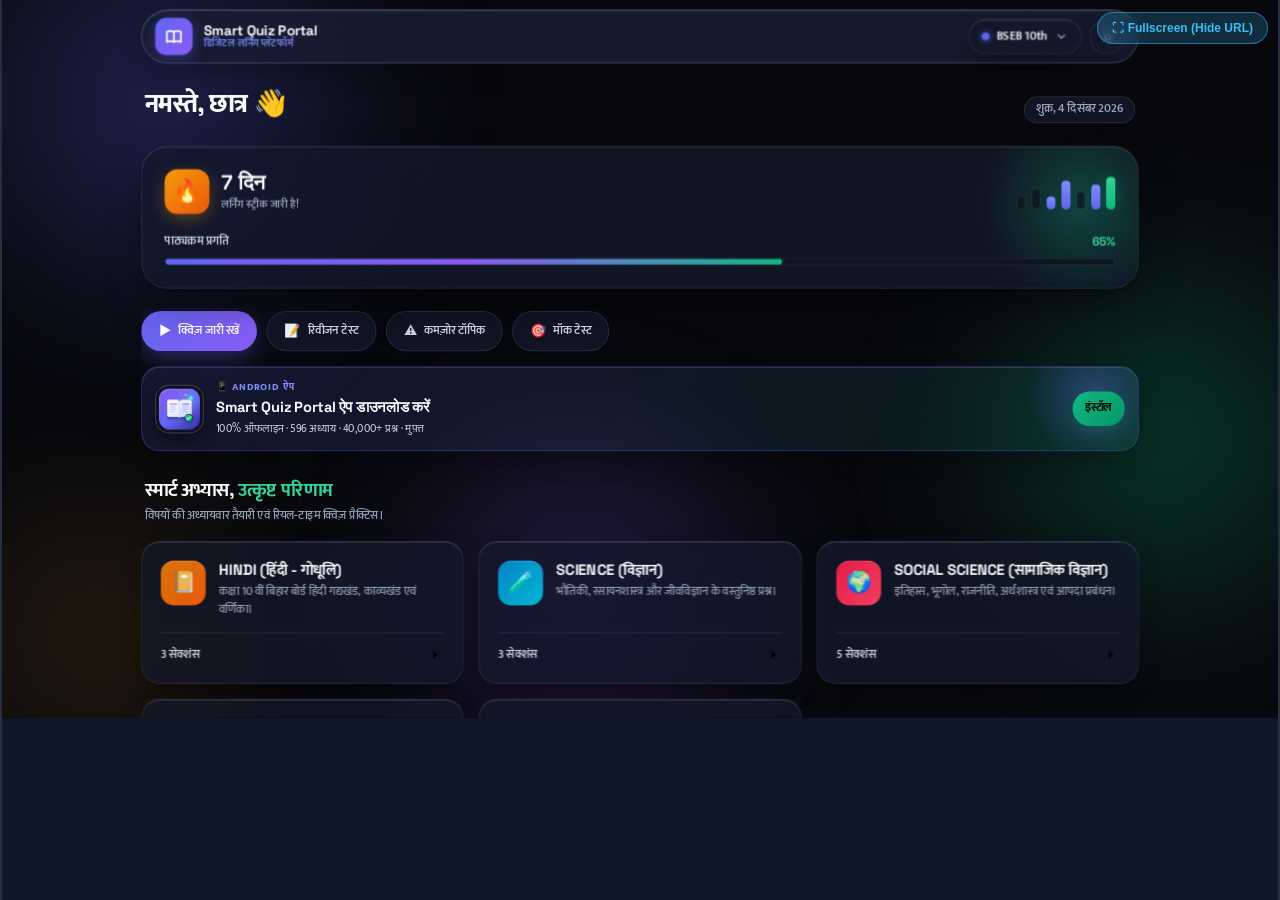
<file: laptop.html>
<!DOCTYPE html>
<html lang="hi">
<head>
    <meta charset="UTF-8">
    <meta name="viewport" content="width=device-width, initial-scale=1.0, maximum-scale=1.0, user-scalable=no">
    <title>16:9 Laptop Screen Viewport</title>
    <style>
        * {
            margin: 0;
            padding: 0;
            box-sizing: border-box;
        }

        html, body {
            width: 100vw;
            height: 100vh;
            background-color: #020617; /* गहरा बैकग्राउंड ताकि साइड का कटा हुआ हिस्सा ब्लैक दिखे */
            overflow: hidden;
            display: flex;
            justify-content: center;
            align-items: center;
            font-family: system-ui, -apple-system, sans-serif;
        }

        /* 💻 लैपटॉप का सटीक 16:9 एस्पेक्ट रेशियो बॉक्स */
        .laptop-container {
            position: relative;
            height: 100vh; /* स्क्रीन की पूरी ऊँचाई लेगा */
            aspect-ratio: 16 / 9; /* सटीक 16:9 लैपटॉप रेशियो (बाकी साइड्स अपने आप क्रॉप हो जाएँगे) */
            max-width: 100vw;
            background: #0f172a;
            box-shadow: 0 0 50px rgba(0, 0, 0, 0.9);
            overflow: hidden;
            border-left: 2px solid rgba(255, 255, 255, 0.1);
            border-right: 2px solid rgba(255, 255, 255, 0.1);
        }

        /* Iframe जो अंदर के क्विज़ को 1366x768 के असली स्केल्ड व्यू में दिखाएगा */
        .laptop-iframe-wrapper {
            width: 1366px;
            height: 768px;
            position: absolute;
            top: 0;
            left: 0;
            transform-origin: 0 0;
        }

        iframe {
            width: 100%;
            height: 100%;
            border: none;
        }

        /* 🔴 ऊपर के URL बार को हटाने के लिए फुलस्क्रीन फ्लोटिंग बटन */
        .fullscreen-btn {
            position: fixed;
            top: 12px;
            right: 12px;
            z-index: 99999;
            background: rgba(56, 189, 248, 0.2);
            border: 1px solid rgba(56, 189, 248, 0.5);
            color: #38bdf8;
            padding: 8px 14px;
            border-radius: 20px;
            font-size: 0.75rem;
            font-weight: bold;
            cursor: pointer;
            backdrop-filter: blur(8px);
            transition: all 0.2s ease;
        }

        .fullscreen-btn:active {
            transform: scale(0.95);
        }

        /* 🔄 पोर्ट्रेट (सीधे फोन) के लिए रोटेट मैसेज */
        @media screen and (orientation: portrait) {
            .rotate-notice {
                display: flex !important;
            }
        }

        .rotate-notice {
            display: none;
            position: fixed;
            inset: 0;
            background: #090d16;
            z-index: 100000;
            color: white;
            flex-direction: column;
            align-items: center;
            justify-content: center;
            text-align: center;
            padding: 24px;
        }

        .rotate-icon {
            font-size: 3.5rem;
            margin-bottom: 16px;
            animation: pulse 1.5s infinite;
        }

        @keyframes pulse {
            0%, 100% { transform: scale(1); }
            50% { transform: scale(1.15); }
        }
    </style>
</head>
<body>

    <!-- 🔄 फोन सीधा होने पर चेतावनी -->
    <div class="rotate-notice">
        <div class="rotate-icon">🔄📱</div>
        <h2 style="font-size: 1.25rem; margin-bottom: 8px;">स्क्रीन को घुमाएँ (Rotate Phone)</h2>
        <p style="font-size: 0.85rem; color: #94a3b8; max-width: 300px; line-height: 1.5;">
            सटीक 16:9 लैपटॉप डिस्प्ले का मज़ा लेने के लिए Auto-Rotate चालू करके फ़ोन को आड़ा (Landscape) करें।
        </p>
    </div>

    <!-- 🔘 URL बार गायब करने के लिए बटन -->
    <button class="fullscreen-btn" onclick="toggleFullScreen()">⛶ Fullscreen (Hide URL)</button>

    <!-- 💻 16:9 रेशियो लैपटॉप कंटेनर -->
    <div class="laptop-container" id="laptopBox">
        <div class="laptop-iframe-wrapper" id="iframeWrapper">
            <iframe id="laptopFrame" src="index.html"></iframe>
        </div>
    </div>

    <script>
        const wrapper = document.getElementById('iframeWrapper');
        const box = document.getElementById('laptopBox');

        // ऑटो-स्केलिंग: 1366x768 के व्यू को 16:9 वाले डिब्बे के अंदर परफेक्ट फिट करना
        function scaleIframe() {
            const containerWidth = box.clientWidth;
            const scale = containerWidth / 1366;
            wrapper.style.transform = `scale(${scale})`;
        }

        window.addEventListener('resize', scaleIframe);
        window.addEventListener('load', scaleIframe);

        // URL से फाइल का पाथ पास करना
        const urlParams = new URLSearchParams(window.location.search);
        const targetFile = urlParams.get('file');
        const frame = document.getElementById('laptopFrame');

        if (targetFile) {
            frame.src = `quiz.html?file=${targetFile}`;
        }

        // ब्राउज़र के ऊपर से URL / Address Bar हटाने का फ़ंक्शन
        function toggleFullScreen() {
            if (!document.fullscreenElement) {
                document.documentElement.requestFullscreen().catch(err => {
                    alert(`Error attempting to enable full-screen: ${err.message}`);
                });
            } else {
                if (document.exitFullscreen) {
                    document.exitFullscreen();
                }
            }
        }
    </script>
</body>
</html>
</file>
